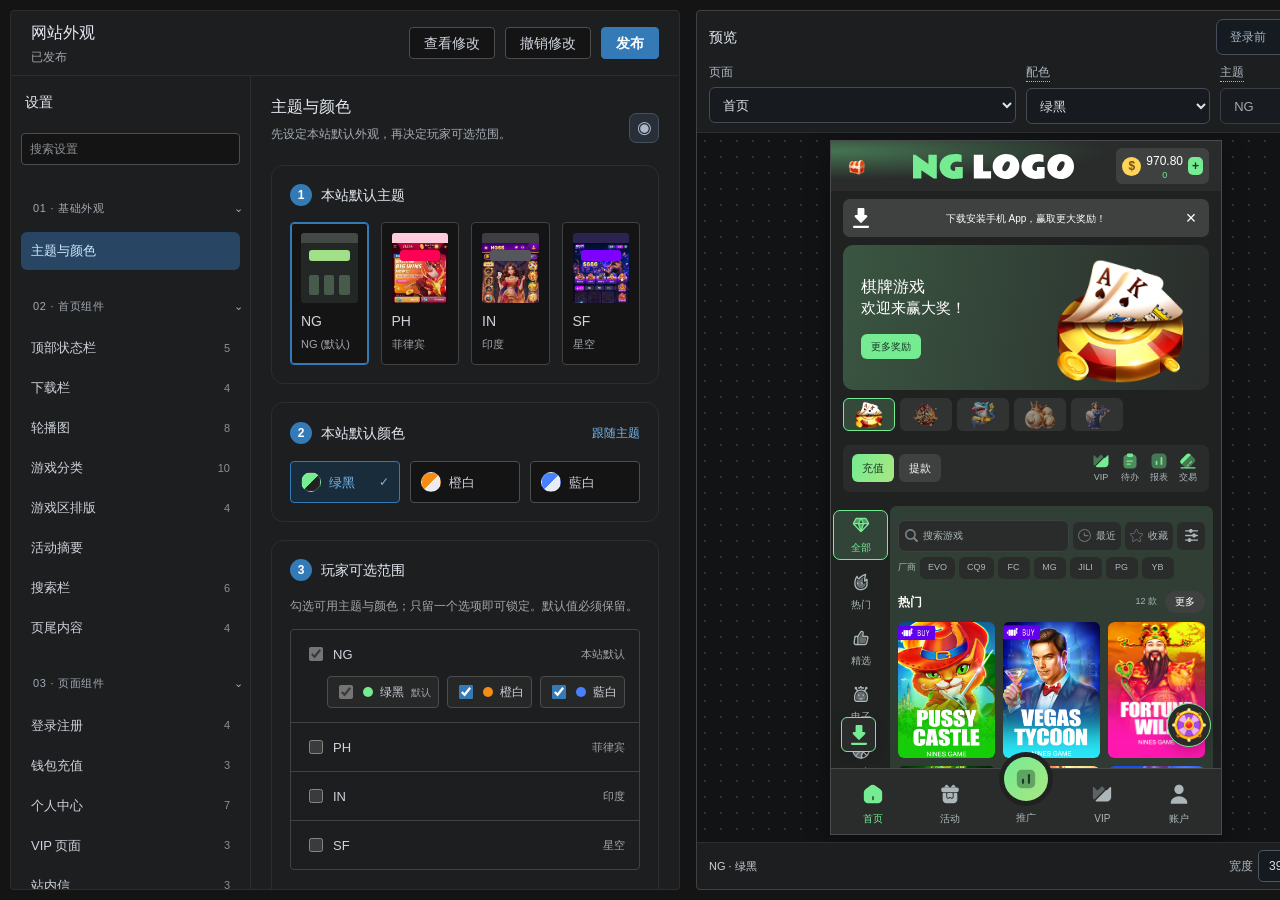
<file: legacy-experience/index.html>
<!doctype html>
<html lang="zh-Hans">
  <head><meta http-equiv="Content-Security-Policy" content="default-src 'self'; script-src 'self' 'unsafe-inline'; style-src 'self' 'unsafe-inline'; img-src 'self' data: blob:; connect-src 'none'; form-action 'none'; object-src 'none'">
    <meta charset="utf-8" />
    <meta name="viewport" content="width=device-width,initial-scale=1" />
    <title>个性化改版 · NGSS管理系统</title>
    <script>
      if (/[?&]capture=1(?:&|$)/.test(location.search))
        document.documentElement.setAttribute("data-figma-capture", "");
    </script>
    <link rel="stylesheet" href="customize-base.css?v=controls-20260909-13" />
    <link rel="stylesheet" href="player-components.css?v=controls-20260909-13" />
    <link rel="stylesheet" href="player-pages.css?v=controls-20260909-13" />
    <link rel="stylesheet" href="customize-studio.css?v=controls-20260909-13" />
    <link rel="stylesheet" href="current-config.css?v=controls-20260909-13">
  <link rel="stylesheet" href="bridge.css"></head>
  <body data-name="个性化改版">
    <a class="skip" href="#object-detail" data-name="跳到设置">跳到设置</a>
    <aside class="backoffice-sidebar" aria-label="后台导航" data-name="后台导航">
      <div class="backoffice-logo" data-name="系统标志">
        <span aria-hidden="true">▦</span> NGSS管理系统
      </div>
      <nav data-name="后台菜单">
        <div class="backoffice-menu" data-name="首页"><span>⌂</span>首页</div>
        <div class="backoffice-menu" data-name="会员管理"><span>♙</span>会员管理<i>⌄</i></div>
        <div class="backoffice-menu" data-name="彩票管理"><span>▤</span>彩票管理<i>⌄</i></div>
        <div class="backoffice-menu" data-name="报表统计"><span>▥</span>报表统计<i>⌄</i></div>
        <div class="backoffice-menu" data-name="考勤管理"><span>▦</span>考勤管理<i>⌄</i></div>
        <div class="backoffice-menu expanded" data-name="运营管理">
          <span>ϟ</span>运营管理<i>⌃</i>
        </div>
        <div class="backoffice-submenu" data-name="运营管理子菜单">
          <div data-name="APP安装引导管理">APP安装引导管理</div>
          <div data-name="域名管理">域名管理</div>
          <div data-name="安卓马甲包管理">安卓马甲包管理</div>
          <div data-name="仿应用商店模板管理">仿应用商店模板管理</div>
          <div data-name="推广渠道管理">推广渠道管理</div>
          <div class="active" aria-current="page" data-name="个性化改版">个性化改版</div>
          <div data-name="归因埋点管理">归因埋点管理</div>
        </div>
        <div class="backoffice-menu" data-name="游戏管理"><span>◇</span>游戏管理<i>⌄</i></div>
        <div class="backoffice-menu" data-name="代理管理"><span>♙</span>代理管理<i>⌄</i></div>
        <div class="backoffice-menu" data-name="优惠管理"><span>♧</span>优惠管理<i>⌄</i></div>
        <div class="backoffice-menu" data-name="财务管理"><span>▣</span>财务管理<i>⌄</i></div>
        <div class="backoffice-menu" data-name="风控管理"><span>♧</span>风控管理<i>⌄</i></div>
        <div class="backoffice-menu" data-name="信息管理"><span>▤</span>信息管理<i>⌄</i></div>
        <div class="backoffice-menu" data-name="系统管理"><span>⚙</span>系统管理<i>⌄</i></div>
      </nav>
    </aside>
    <main class="backoffice-main" data-name="主工作区">
      <div class="backoffice-toolbar" data-name="顶栏">
        <button
          class="backoffice-collapse"
          data-studio="toggle-sidebar"
          aria-label="收起后台导航"
          aria-expanded="true"
        >
          ☰
        </button>
        <nav aria-label="面包屑" data-name="面包屑">
          运营管理 <span>/</span> <strong>个性化改版</strong>
        </nav>
        <span class="backoffice-user" data-name="站点管理员">站点管理员</span>
      </div>
      <div class="backoffice-tabs" data-name="页签栏">
        <span>⌂ 首页</span><span class="active">个性化改版</span>
      </div>
      <div class="customize-workspace" data-name="个性化工作区">
        <div class="studio-settings-workspace" data-name="设置工作区">
          <header class="app-header" data-name="页面标题">
            <div class="studio-brand">
              <div>
                <h1>个性化改版</h1>
                <p id="version-line"></p>
              </div>
            </div>
            <div class="header-actions">
              <select hidden id="theme-select" aria-label="选择主题"></select>
              <button class="btn" data-action="open-diff">查看修改</button
              ><button class="btn" data-action="cancel">撤销修改</button
              ><button class="btn btn-brand" data-action="apply" id="apply-btn">
                保存
              </button>
            </div>
          </header>
          <div class="app" data-name="设置与编辑">
            <aside class="rail" aria-label="外观设置导航" data-name="设置目录">
              <h2>设置</h2>
              <input
                class="tree-search"
                id="object-search"
                type="search"
                placeholder="搜索设置"
                aria-label="搜索物件"
              />
              <form id="filters" hidden></form>
              <div id="tree" data-name="设置清单"></div>
            </aside>
            <div class="studio-editor-scroll" data-name="编辑区">
              <section
                class="detail"
                id="object-detail"
                tabindex="-1"
                data-name="组件设置"
              ></section>
              <section
                class="validation"
                id="validation-pane"
                aria-live="polite"
                data-name="配置检查"
              ></section>
            </div>
          </div>
        </div>
        <section
          class="preview"
          id="preview-pane"
          aria-label="H5 玩家预览"
          data-name="H5预览"
        ></section>
      </div>
    </main>
    <aside
      class="dev-floating-panel"
      id="dev-floating-panel"
      aria-label="开发工具箱"
      data-name="开发工具箱"
    >
      <button
        class="dev-panel-header dev-panel-toggle"
        data-action="toggle-dev-panel"
        aria-expanded="false"
        aria-controls="dev-tool-body"
      >
        开发工具箱 <span aria-hidden="true">⌃</span>
      </button>
      <div class="dev-panel-body" id="dev-tool-body">
        <p class="studio-muted">
          独立演示环境，使用合成资料。保存仅在本次会话生效；导出可留存配置。
        </p>
        <label hidden
          >测试租户<select id="tenant-select" aria-label="选择合成租户">
            <option value="tenant-a">示例租户 A</option>
            <option value="tenant-b">示例租户 B</option>
          </select></label
        >
        <label
          >界面语言<select id="ui-language-select" aria-label="选择介面语言">
            <option value="zh">简体中文</option>
            <option value="en">English</option>
          </select></label
        >
        <button class="btn" data-studio="export">导出配置 JSON</button
        ><a href="design-source-map.json" target="_blank"
          >查看 Figma 对照表 ↗</a
        >
        <a href="presentation.html" target="_blank">演示指南 ↗</a>
        <a href="page-design-source-map.json" target="_blank">页面组件对照表 ↗</a>
        <details open>
          <summary>模拟条件</summary>
          <label
            >检查场景
            <select id="scene-select" aria-label="载入示范场景"></select>
          </label>
          <label
            title="仅用于检查多语言长文案是否造成截断或碰撞，不是租户配置。"
            >长文案压力测试
            <select id="stress-select" aria-label="长文案版面测试">
              <option value="off">关闭</option>
              <option value="badges">徽章 +200–300%</option>
              <option value="buttons">按钮 +100–200%</option>
              <option value="nav">导航 +50–120%</option>
              <option value="labels">表单标签 +50–100%</option>
              <option value="headings">标题 +80–150%</option>
              <option value="all">全部长文案</option>
            </select>
          </label>
          <label
            >内容状态
            <select id="content-select">
              <option value="normal">正常</option>
              <option value="empty">空内容</option>
              <option value="loading">加载中</option>
              <option value="error">加载失败</option>
            </select>
          </label>
          <label
            >App 可用性
            <select id="install-select">
              <option value="on">已启用</option>
              <option value="off">未启用</option>
            </select>
          </label>
          <label
            >功能可用性
            <select id="capability-select">
              <option value="">全部可用</option>
              <option value="App download">App download 未启用</option>
              <option value="VIP 页入口">VIP 页入口 未启用</option>
              <option value="站内信">站内信 未启用</option>
              <option value="用户验证">用户验证 未启用</option>
            </select>
          </label>
          <div
            style="
              border-top: 1px solid var(--el-border-color-lighter);
              padding-top: 10px;
              margin-top: 6px;
            "
          >
            <span
              style="
                font-size: 11px;
                font-weight: 600;
                color: var(--el-text-color-secondary);
                display: block;
                margin-bottom: 8px;
              "
              >状态与版本模拟</span
            >
            <div
              style="display: grid; grid-template-columns: 1fr 1fr; gap: 6px"
            >
              <button
                type="button"
                class="btn tiny"
                data-action="simulate-stale"
              >
                模拟过期草稿
              </button>
              <button
                type="button"
                class="btn tiny"
                data-action="simulate-stale-preview"
              >
                模拟过期预览
              </button>
              <button
                type="button"
                class="btn tiny"
                data-action="simulate-invalid"
                style="grid-column: span 2"
              >
                模拟失效已套用配置
              </button>
              <button
                type="button"
                class="btn tiny btn-danger"
                data-action="clear-sim"
                style="grid-column: span 2"
              >
                清除模拟
              </button>
            </div>
          </div>
        </details>
        <button class="btn" data-action="reset-page">重置当前页面</button
        ><button class="btn btn-danger" data-action="reset-all">
          重置全部外观
        </button>
      </div>
    </aside>
    <div
      class="drawer"
      id="diff-drawer"
      role="dialog"
      aria-modal="true"
      aria-labelledby="diff-title"
      data-name="查看修改"
    ></div>
    <div
      class="modal"
      id="confirm-modal"
      role="dialog"
      aria-modal="true"
      aria-labelledby="confirm-title"
      data-name="确认对话框"
    ></div>
    <div class="studio-announcement" role="status" id="studio-status" data-name="状态提示"></div>
    <script src="ng-assets.js?v=controls-20260909-13"></script>
    <script src="ng-design-catalog.js?v=controls-20260909-13"></script>
    <script src="ng-page-designs.js?v=controls-20260909-13"></script>
    <script src="current-config.js?v=controls-20260909-13"></script>
    <script src="player-components.js?v=controls-20260909-13"></script>
    <script src="player-pages.js?v=controls-20260909-13"></script>
    <script src="current-player.js?v=controls-20260909-13"></script>
    <script src="customize-studio.js?v=controls-20260909-13"></script>
    <script src="selection-guard.js"></script>
    <script src="customize-core.js?v=controls-20260909-13"></script>
  <script src="bridge.js"></script></body>
</html>
</file>
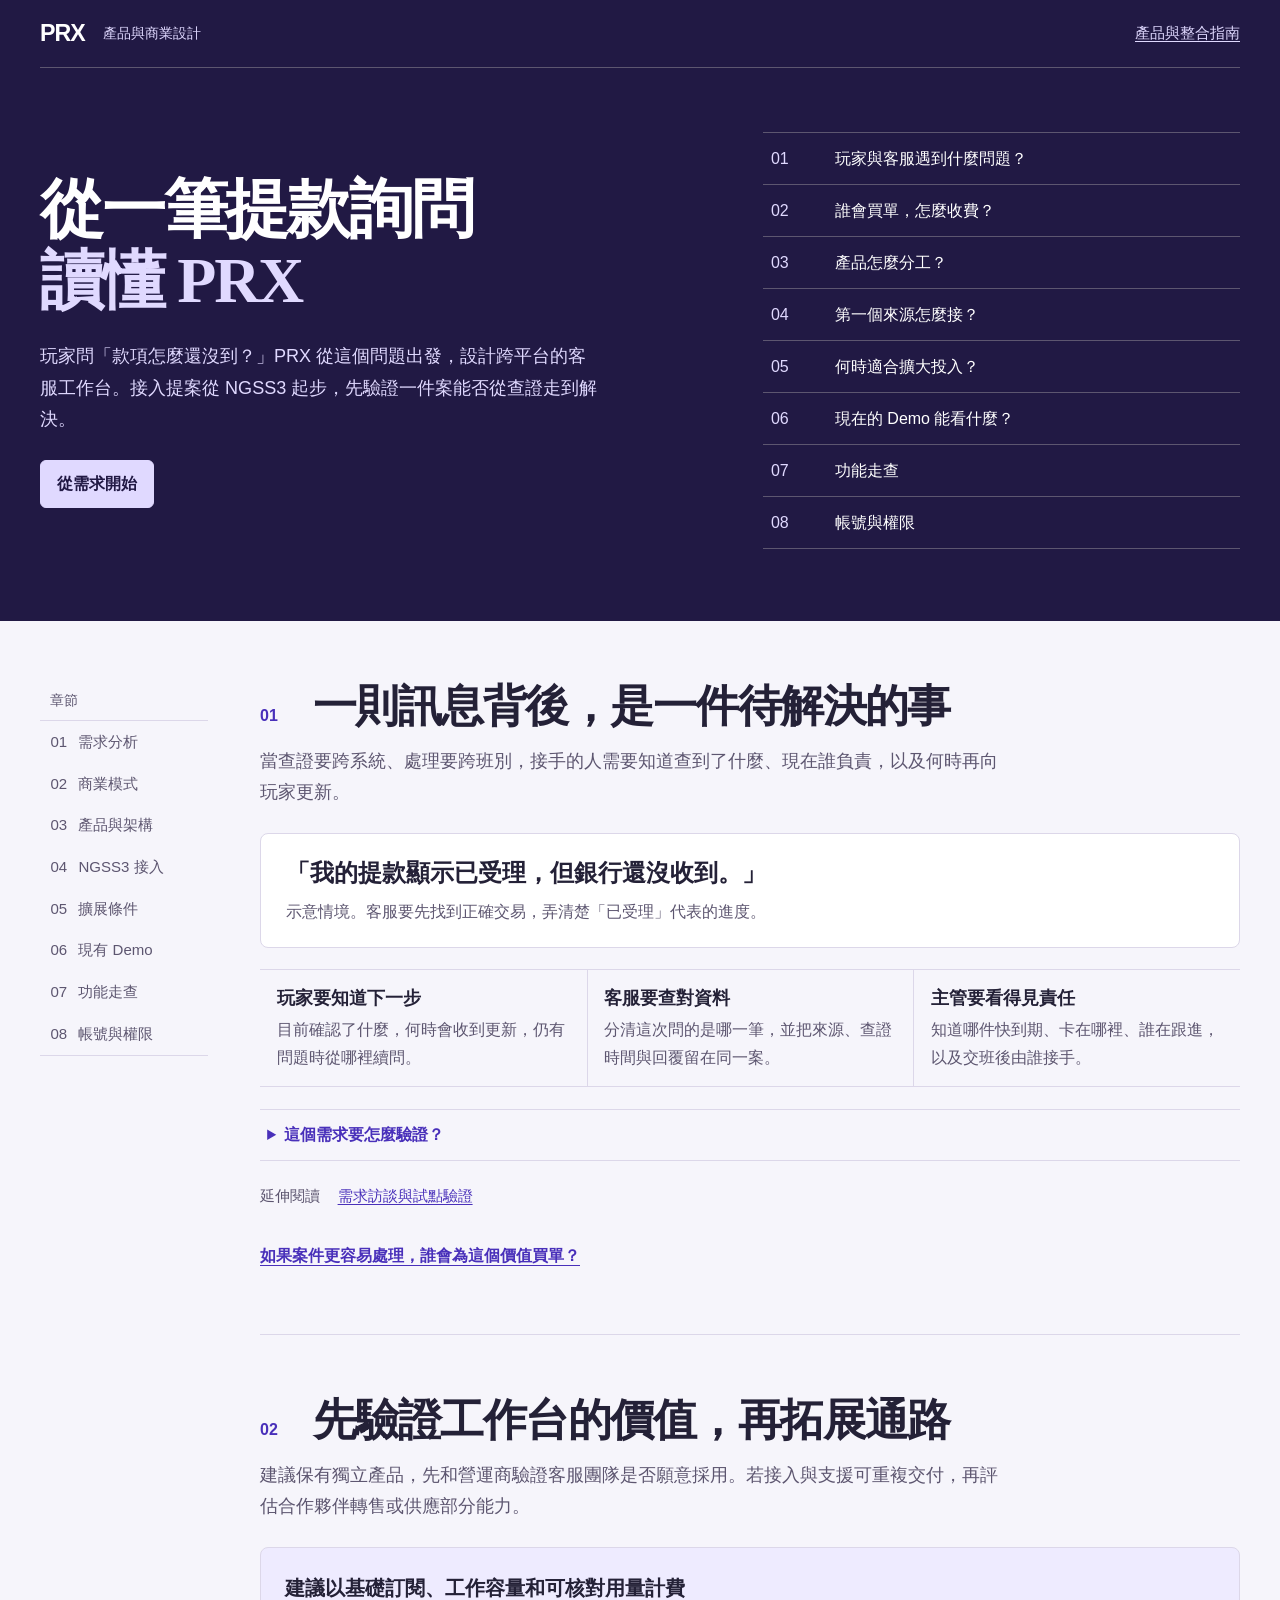
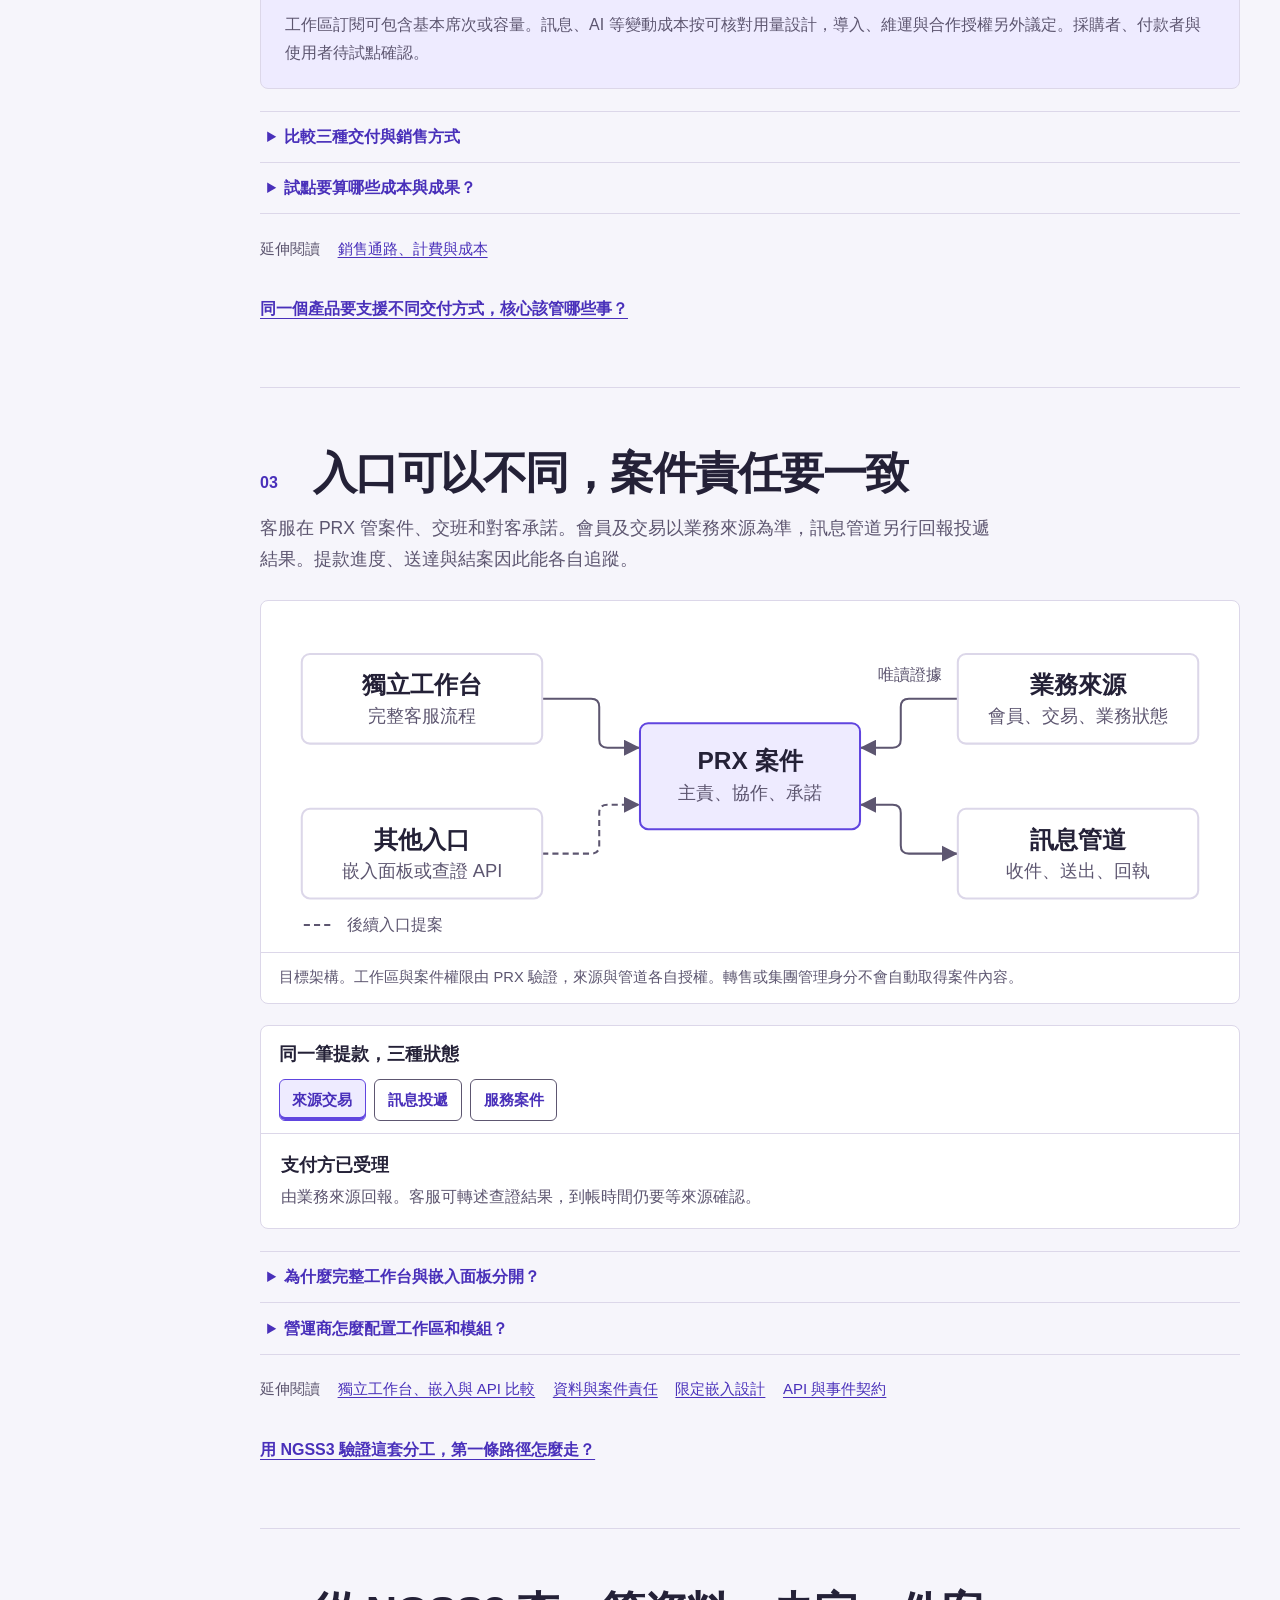
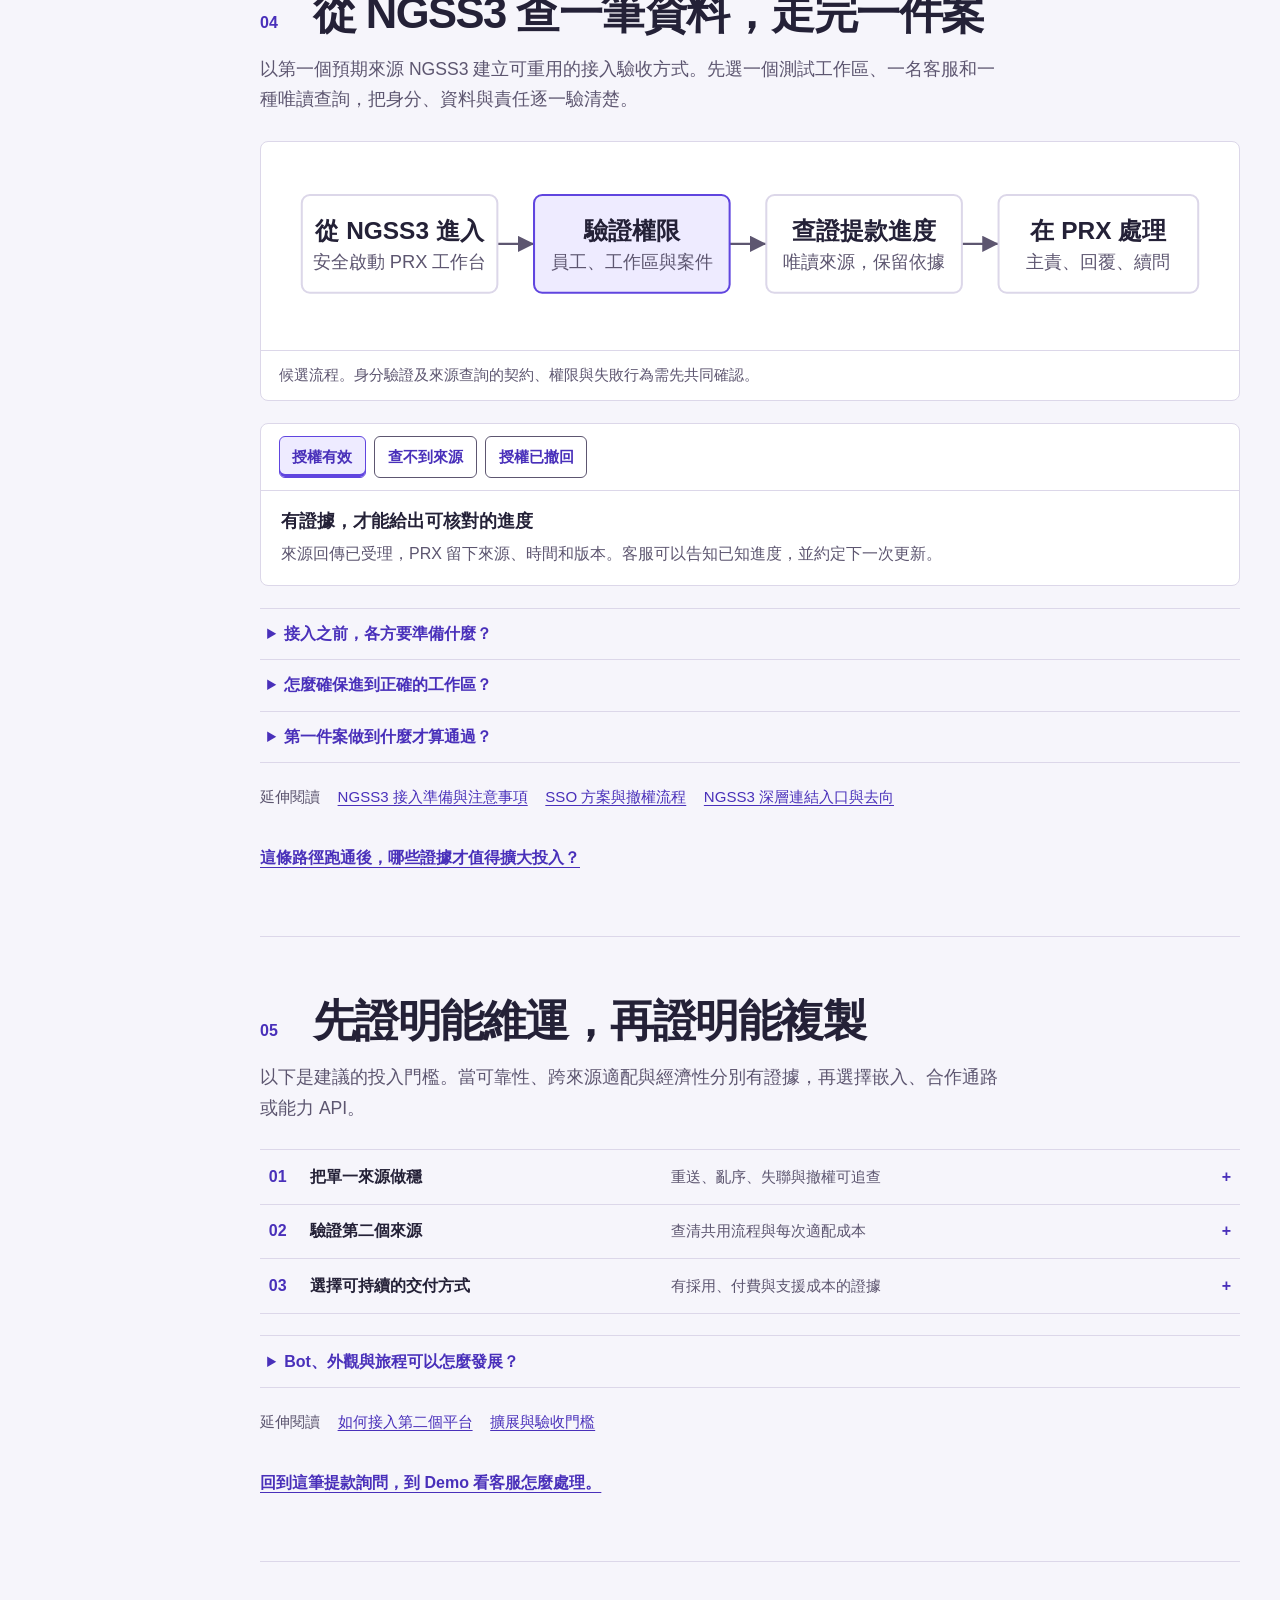
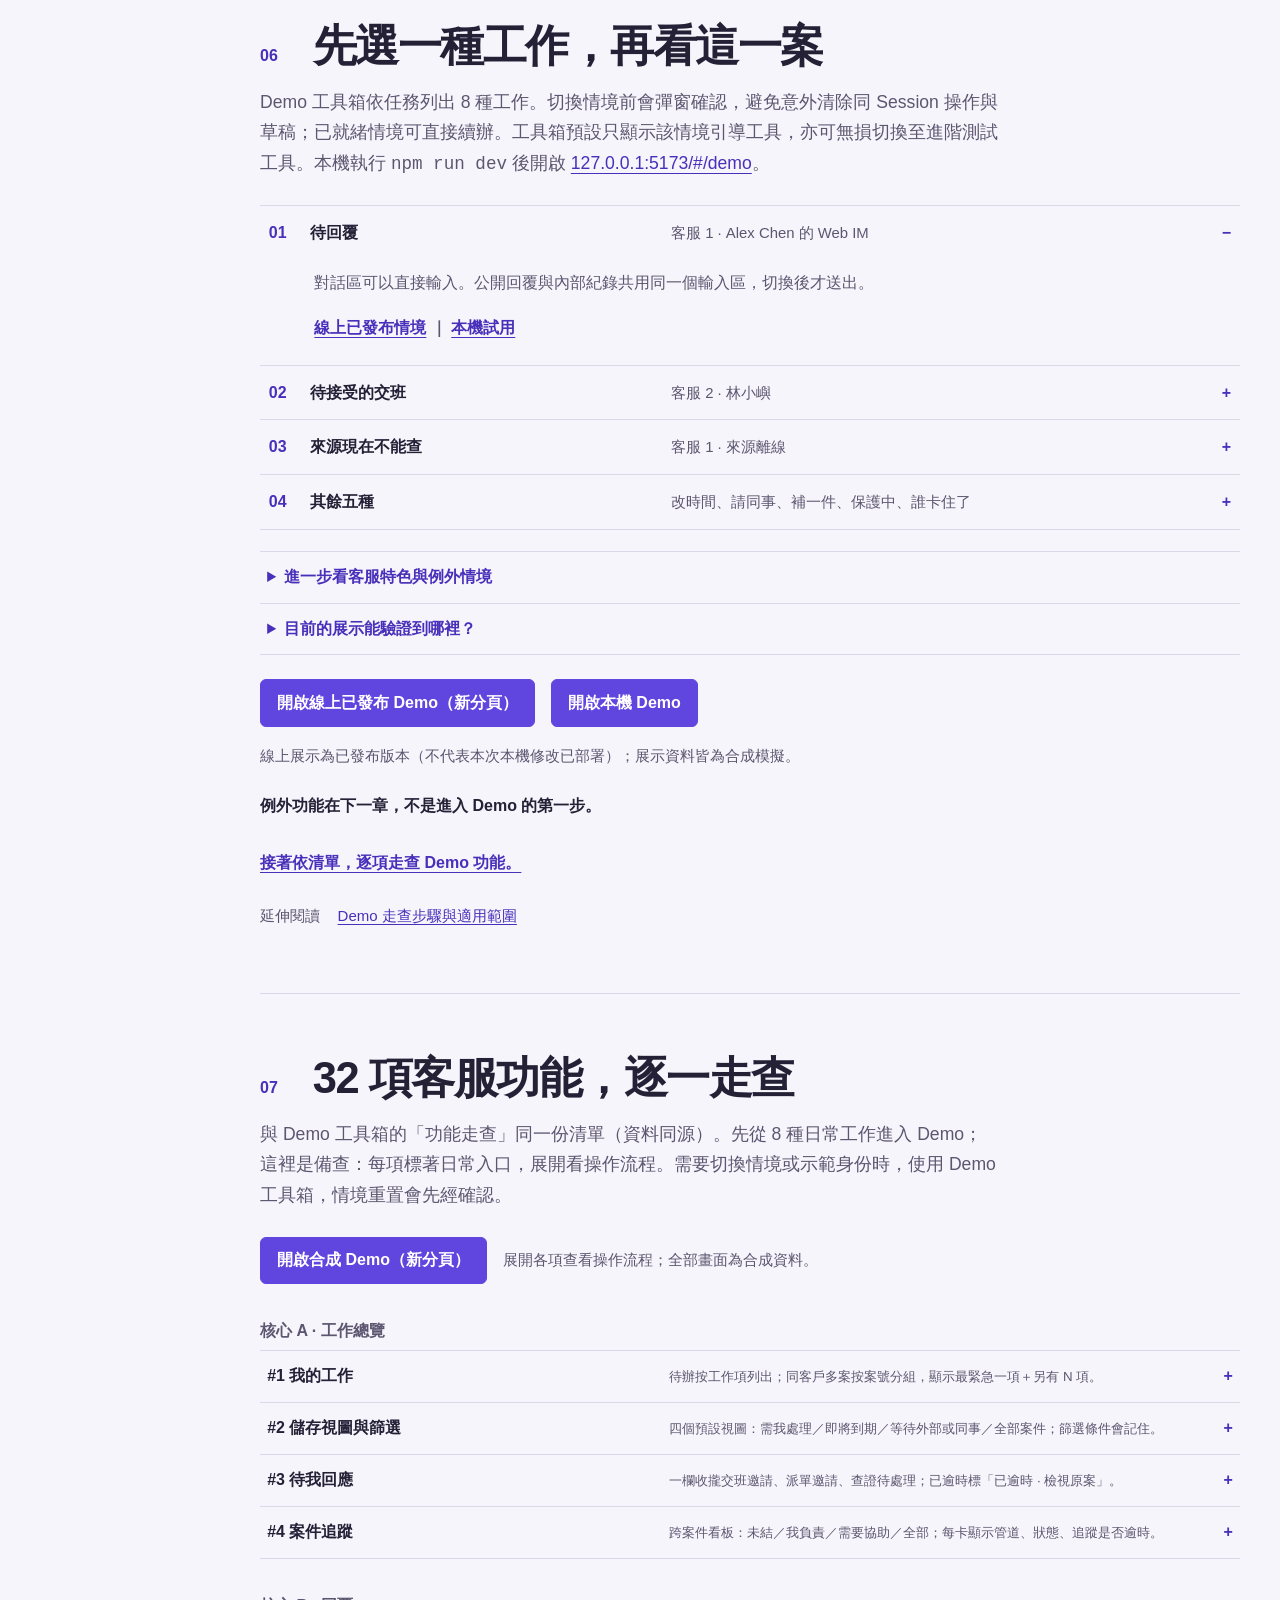
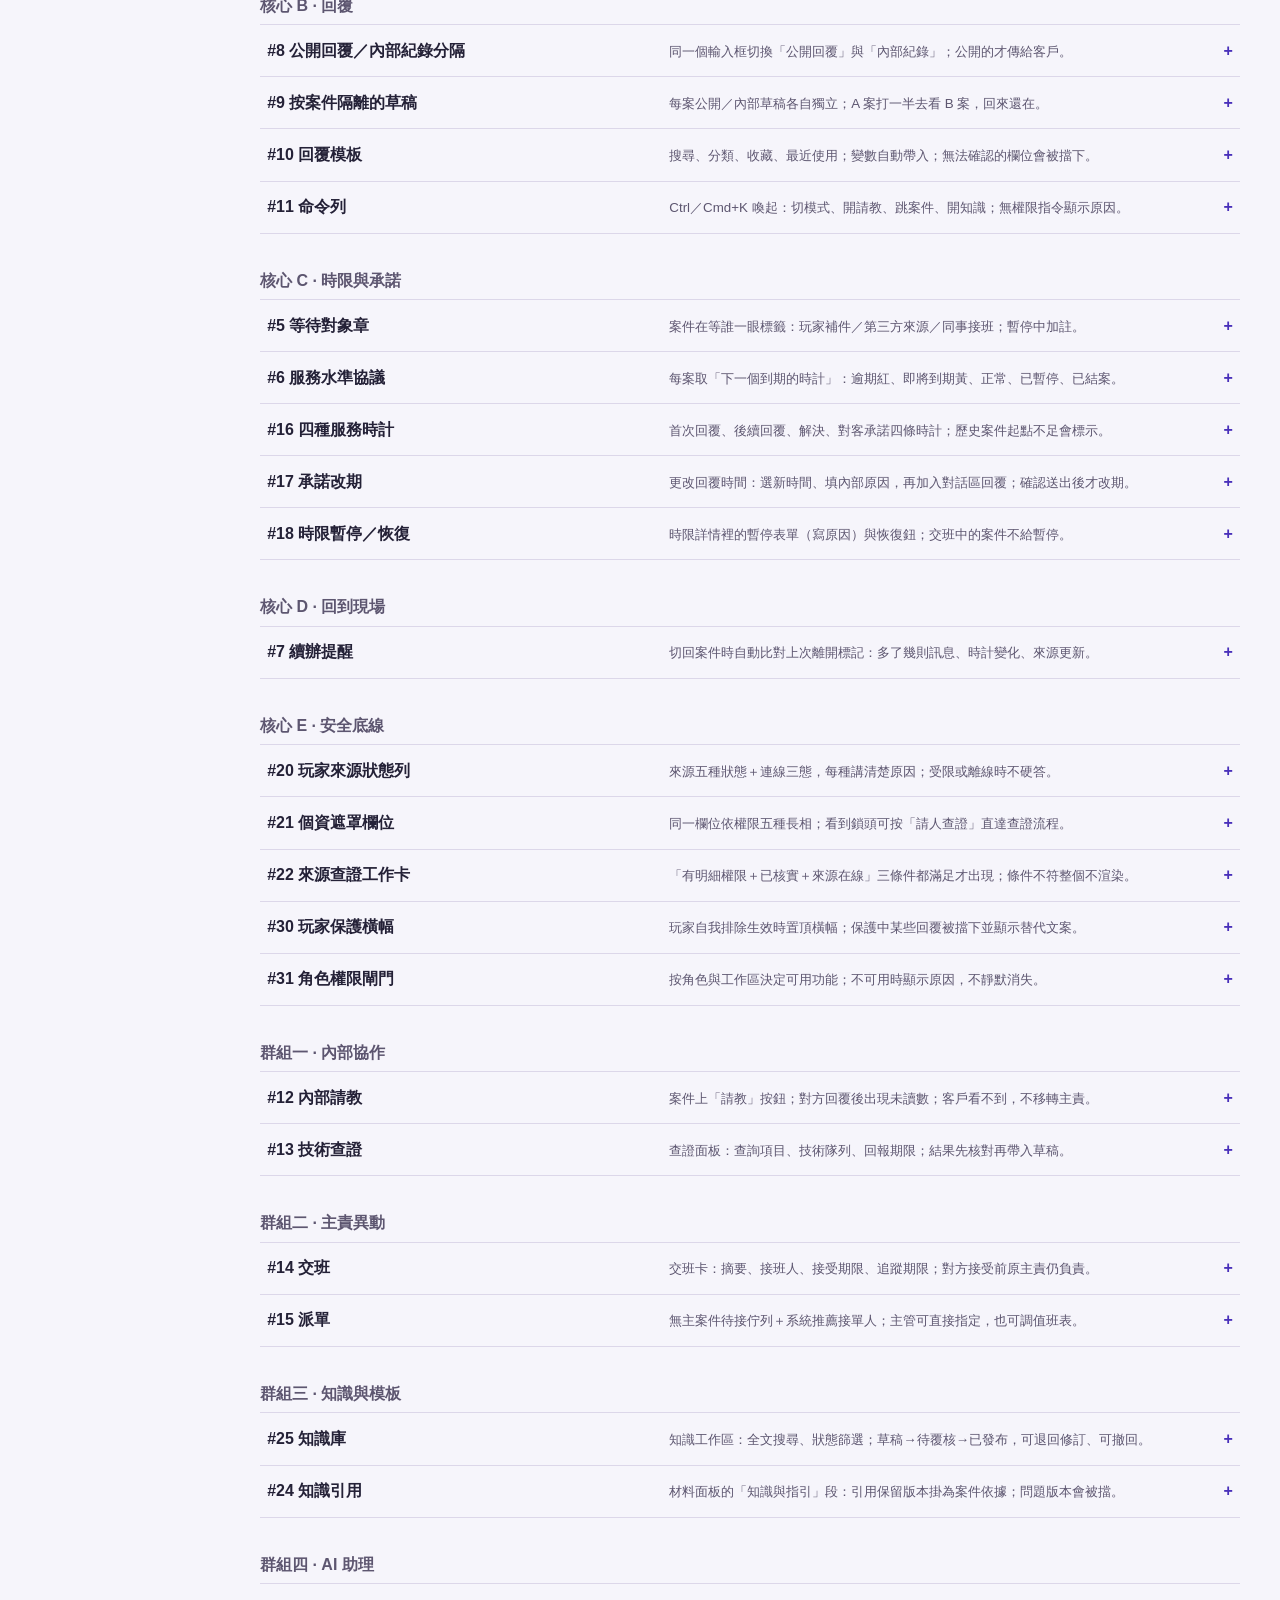
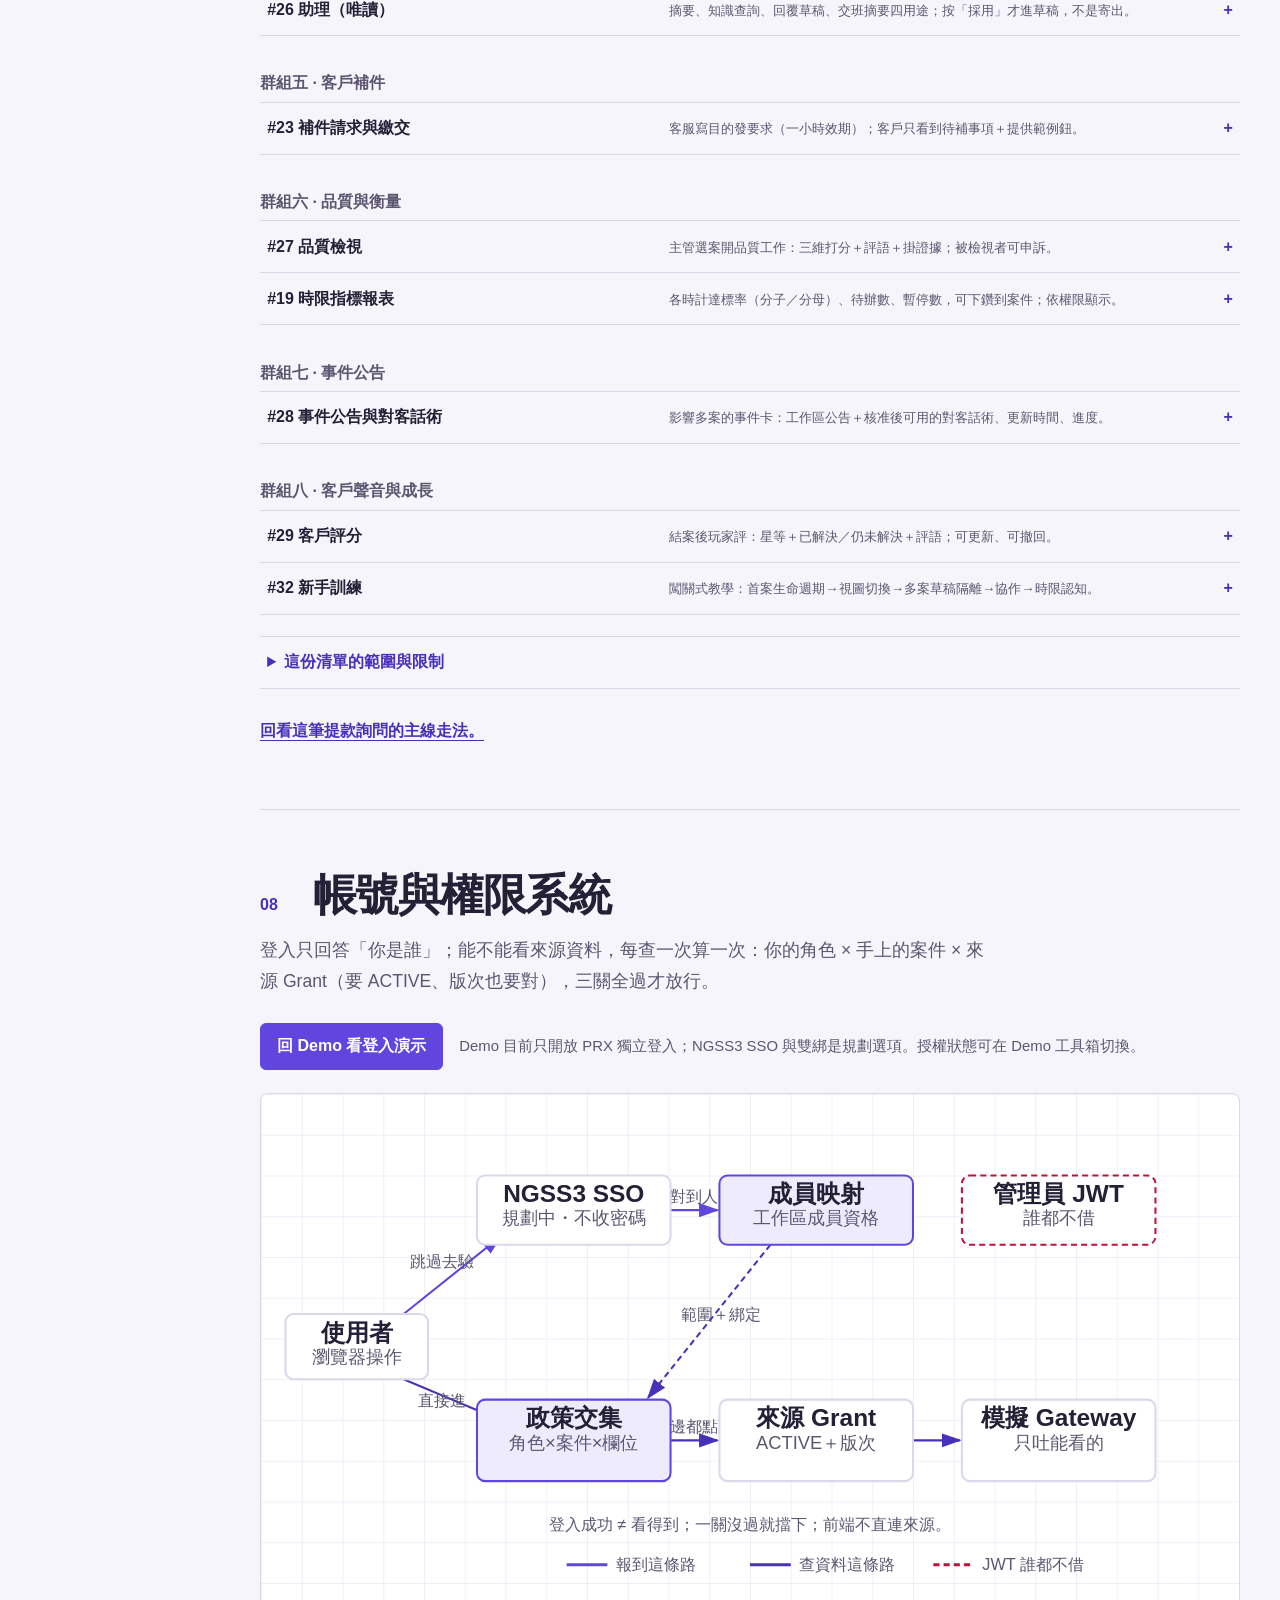
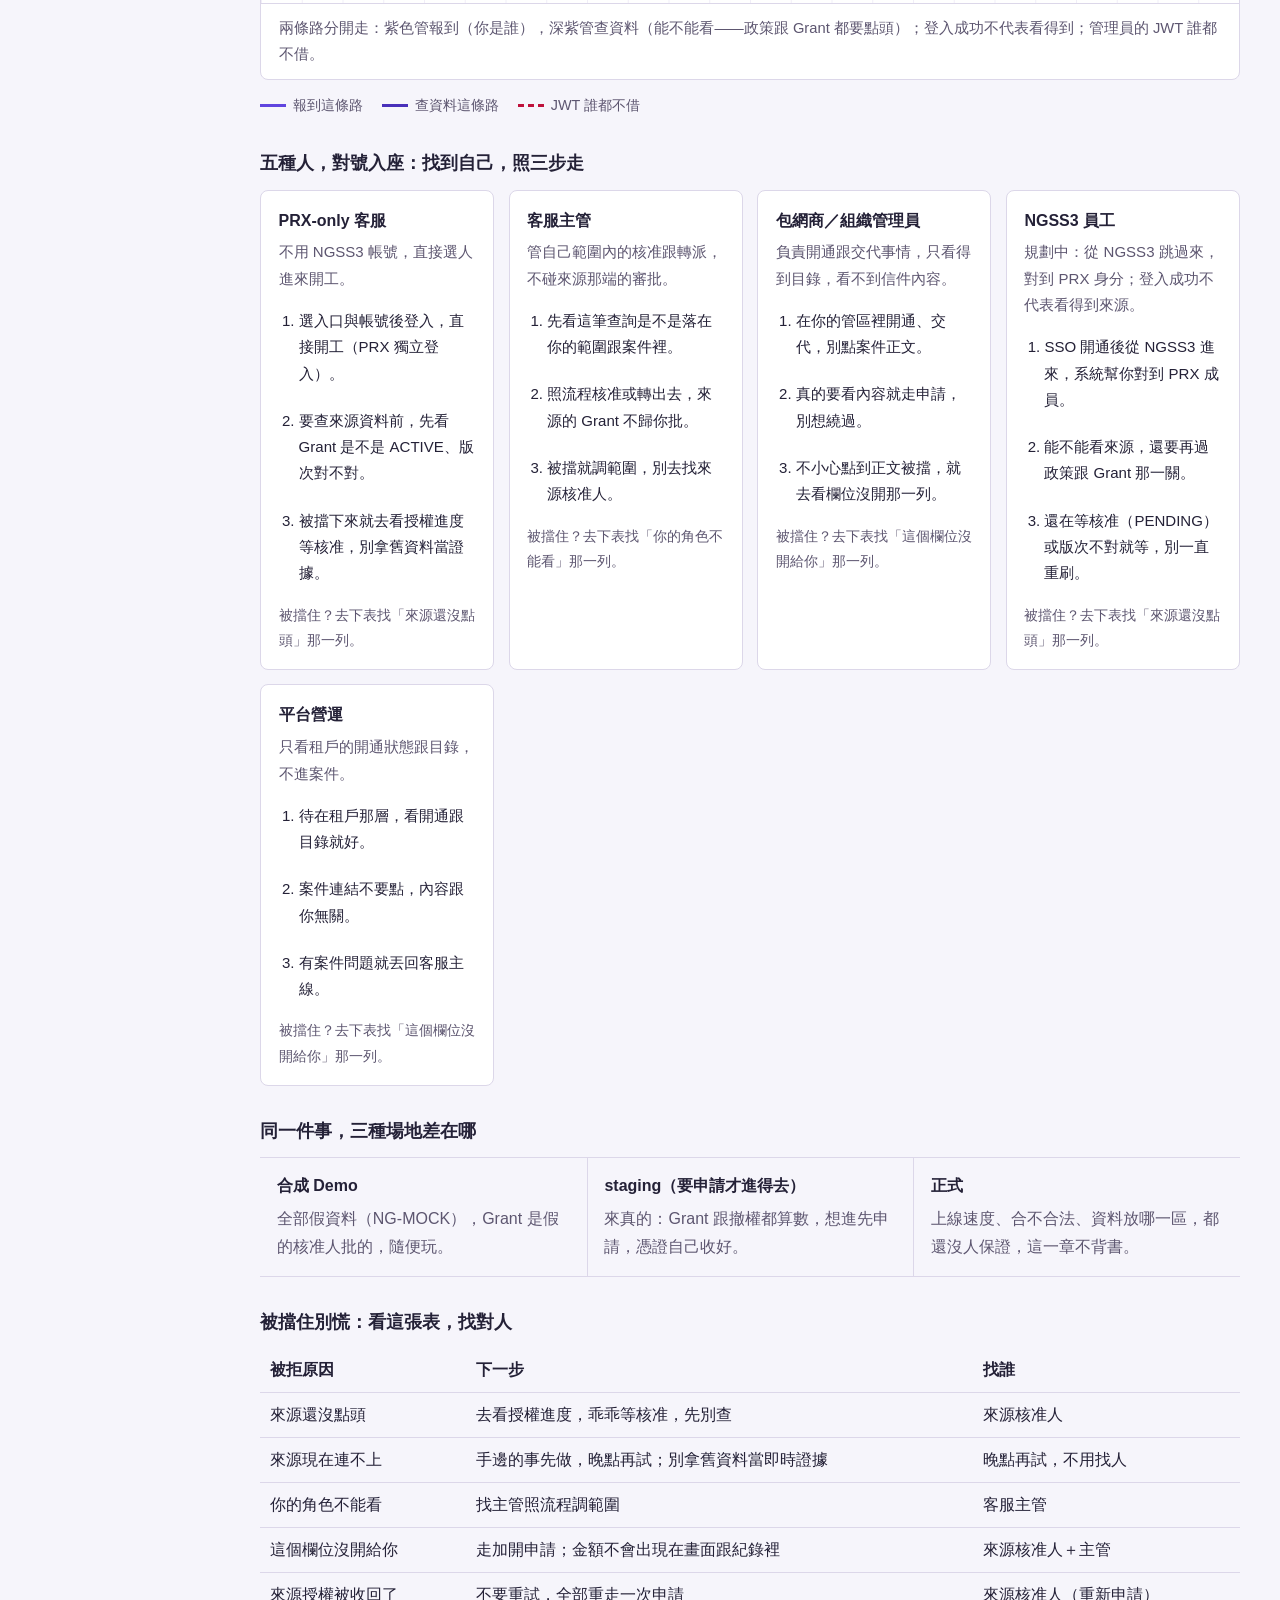
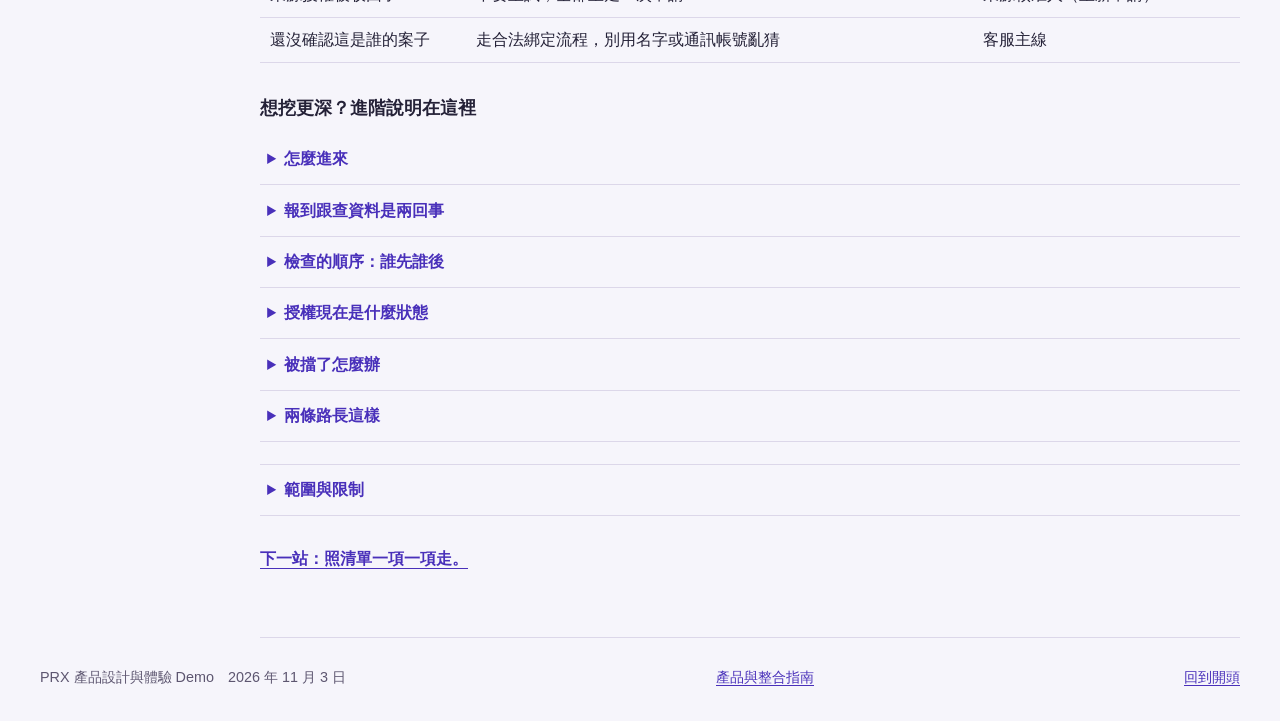
<file: presentation/index.html>
<!doctype html>
<html lang="zh-Hant-TW">
<head>
<meta charset="utf-8">
<meta name="viewport" content="width=device-width, initial-scale=1">
<meta name="description" content="用一筆提款詢問讀懂 PRX 的產品與商業設計、NGSS3 接入提案與合成 Demo。">
<title>PRX｜從玩家求助到跨平台服務</title>
<style>
:root {
  --paper:#f6f5fb; --white:#fff; --ink:#242137; --muted:#5d5670; --rule:#dcd7e9;
  --accent:#6045df; --link:#4930ba; --tint:#eeebff; --dark:#211944; --on-dark:#e0d9ff;
  --font:"Segoe UI","Microsoft JhengHei","PingFang TC",sans-serif;
  --serif:"Noto Serif TC","Songti TC","PMingLiU",serif;
}
* { box-sizing:border-box }
html { scroll-padding-top:2rem }
body { margin:0; background:var(--paper); color:var(--ink); font:1rem/1.75 var(--font) }
::selection { background:var(--tint); color:var(--link) }
a { color:var(--link); text-underline-offset:.22em }
:focus-visible { outline:3px solid var(--accent); outline-offset:4px }
[hidden] { display:none!important }
.skip { position:fixed; top:.8rem; left:.8rem; z-index:5; padding:.5rem 1rem; background:var(--white); transform:translateY(-200%) }
.skip:focus { transform:none }
.frame { width:min(1264px, calc(100% - 80px)); margin-inline:auto }
.mast { background:var(--dark); color:var(--white) }
.mast-inner { display:flex; align-items:center; min-height:68px; gap:1.1rem; border-bottom:1px solid var(--muted) }
.wordmark { font-size:1.45rem; font-weight:850; line-height:1; letter-spacing:-.04em }
.mast small { color:var(--on-dark); font-size:.875rem }
.mast-inner a { margin-left:auto; color:var(--on-dark); font-size:.94rem }
.mast-inner a:focus-visible { outline-color:var(--on-dark) }
.hero { display:grid; grid-template-columns:minmax(0,1.16fr) minmax(0,.84fr); align-items:center; gap:4rem; padding:4rem 0 4.5rem }
h1,h2,h3,p,figure { margin:0 }
h1,h2 { text-wrap:balance; letter-spacing:-.035em; line-height:1.2 }
h1 { font:800 clamp(2.7rem,5vw,4.75rem)/1.12 var(--serif); letter-spacing:-.035em }
h1 span { display:block; color:var(--on-dark) }
.hero p { margin:1.5rem 0; color:var(--on-dark); font-size:1.13rem; max-width:31em }
.button { display:inline-flex; align-items:center; justify-content:center; min-height:44px; padding:.55rem 1rem; border:1px solid var(--accent); border-radius:6px; background:var(--accent); color:var(--white); text-decoration:none; font-weight:700 }
.button:hover { background:var(--link); border-color:var(--link) }
.hero .button { background:var(--on-dark); border-color:var(--on-dark); color:var(--dark) }
.hero .button:hover { background:var(--white) }
.hero .button:focus-visible { outline-color:var(--on-dark) }
.hero-map { list-style:none; padding:0; margin:0; border-top:1px solid var(--muted) }
.hero-map li { border-bottom:1px solid var(--muted) }
.hero-map a { display:grid; grid-template-columns:3rem 1fr; gap:1rem; align-items:center; color:var(--white); padding:.72rem .5rem; text-decoration:none }
.hero-map a:hover { background:var(--ink) }
.hero-map a:focus-visible { outline-color:var(--on-dark) }
.hero-map span { color:var(--on-dark); font-variant-numeric:tabular-nums }
.layout { display:grid; grid-template-columns:168px minmax(0,1fr); column-gap:3.25rem; align-items:start }
.index { position:sticky; top:2rem; margin-top:3.8rem }
.index p { color:var(--muted); padding:.45rem .65rem; font-size:.85rem }
.index ol { list-style:none; margin:0; padding:0; border-block:1px solid var(--rule) }
.index a { display:grid; grid-template-columns:1.75rem 1fr; padding:.48rem .65rem; color:var(--muted); font-size:.94rem; text-decoration:none }
.index a:hover,.index a[aria-current="location"] { background:var(--tint); color:var(--link) }
.index a[aria-current="location"] { font-weight:750; box-shadow:inset 2px 0 var(--accent) }
.chapter { padding:3.65rem 0; border-bottom:1px solid var(--rule) }
.chapter-title { display:grid; grid-template-columns:2.6rem minmax(0,1fr); column-gap:.7rem; align-items:baseline }
.chapter-title span { color:var(--link); font-weight:700; font-variant-numeric:tabular-nums }
h2 { font-size:clamp(2rem,3.4vw,3.15rem); font-weight:800 }
h3 { font-size:1.1rem; line-height:1.5 }
.lead { max-width:42em; margin:.9rem 0 1.6rem; font-size:1.1rem; color:var(--muted) }
.bridge { margin:1.45rem 0 0; font-weight:700 }
.bridge a { display:inline-block; padding:.35rem 0 }
.related { display:flex; flex-wrap:wrap; align-items:baseline; gap:.15rem 1.1rem; margin:1.05rem 0 0; font-size:.94rem }
.related span { color:var(--muted) }
.related a { display:inline-block; padding:.28rem 0 }
.example { margin:0 0 1.35rem; padding:1.3rem 1.55rem; border:1px solid var(--rule); border-radius:8px; background:var(--white) }
.example blockquote { margin:0; font:700 1.5rem/1.55 var(--serif) }
.example p { margin-top:.35rem; color:var(--muted) }
.rows { display:grid; grid-template-columns:repeat(3,minmax(0,1fr)); border-block:1px solid var(--rule) }
.rows div { padding:.9rem 1.05rem }
.rows div + div { border-left:1px solid var(--rule) }
.rows p,.detail p { margin:.3rem 0 0; color:var(--muted) }
.disclosures { margin-top:1.35rem; border-top:1px solid var(--rule) }
details { border-bottom:1px solid var(--rule) }
summary { padding:.7rem .45rem; color:var(--link); cursor:pointer; font-weight:700 }
summary:hover { background:var(--tint) }
.detail { padding:.25rem .8rem 1.1rem; max-width:56em }
.detail p + p { margin-top:.7rem }
.detail dl { margin:.25rem 0 }
.detail dt { font-weight:700; margin-top:.55rem }
.detail dd { margin:0; color:var(--muted) }
.comparison { border-collapse:collapse; width:100%; text-align:left }
.comparison th,.comparison td { padding:.5rem .65rem; border-bottom:1px solid var(--rule); vertical-align:top }
.comparison th:first-child { width:21% }
.money { background:var(--tint); border:1px solid var(--rule); padding:1.35rem 1.5rem; border-radius:8px }
.money strong { font-size:1.28rem }
.money p { color:var(--muted); margin-top:.3rem }
.figure { border:1px solid var(--rule); border-radius:8px; background:var(--white); overflow:hidden }
.figure svg { display:block; width:100%; height:auto; font-family:var(--font) }
.figure figcaption { padding:.75rem 1.15rem; color:var(--muted); font-size:.92rem; border-top:1px solid var(--rule) }
.figure .node { fill:var(--white); stroke:var(--rule); stroke-width:2 }
.figure .focus-node { fill:var(--tint); stroke:var(--accent); stroke-width:2 }
.figure .edge { stroke:var(--muted); stroke-width:2; fill:none }
.figure .edge-optional { stroke-dasharray:6 4 }
.figure .name { fill:var(--ink); font-size:24px; font-weight:750 }
.figure .sub { fill:var(--muted); font-size:18px }
.figure .edge-label { fill:var(--muted); font-size:16px }
.figure .mask { fill:var(--white) }
.figure .arrowhead { fill:var(--muted) }
.switcher { margin-top:1.35rem; border:1px solid var(--rule); border-radius:8px; background:var(--white) }
.switcher-title { padding:.9rem 1.1rem 0 }
.choices { padding:.75rem 1.1rem; border-bottom:1px solid var(--rule); display:flex; gap:.5rem; flex-wrap:wrap }
.choices button { min-height:42px; border:1px solid var(--muted); border-radius:6px; background:var(--white); padding:.35rem .8rem; font:700 .95rem/1.4 var(--font); color:var(--link); cursor:pointer }
.choices button:hover { background:var(--tint) }
.choices [aria-pressed="true"] { background:var(--tint); border-color:var(--accent); box-shadow:inset 0 -3px var(--accent) }
.scenario { padding:1.1rem 1.25rem }
.scenario + .scenario { border-top:1px solid var(--rule) }
.scenario p { margin:.3rem 0 0; color:var(--muted) }
.gates { margin:0; padding:0; list-style:none; counter-reset:gate; border-top:1px solid var(--rule) }
.gates > li { counter-increment:gate }
.gates summary { list-style:none; display:grid; grid-template-columns:2rem minmax(0,1fr) minmax(0,1.5fr) 1.5rem; gap:.6rem; align-items:baseline; color:var(--ink); padding:.8rem .55rem }
.gates summary::-webkit-details-marker { display:none }
.gates summary::before { content:counter(gate, decimal-leading-zero); color:var(--link); font-variant-numeric:tabular-nums }
.gates summary::after { content:"+"; justify-self:end; color:var(--link) }
.gates details[open] summary::after { content:"−" }
.gates summary small { font-size:.93rem; font-weight:400; color:var(--muted) }
.gates .detail { margin-left:2.6rem }
.demo-action { display:flex; gap:1rem; align-items:center; margin-top:1.5rem }
.demo-action span { font-size:.93rem; color:var(--muted) }
.footer { display:flex; flex-wrap:wrap; justify-content:space-between; gap:.5rem 1rem; padding:1.7rem 0 2rem; color:var(--muted); font-size:.9rem }
.pan { overflow-x:auto; overscroll-behavior-x:contain }
.pan:focus-visible { outline-offset:-3px }
.figure .pan svg { min-width:640px }
.pan > .comparison { min-width:34rem }
/* edge shadows appear only while table columns are scrolled out of view */
.pan:has(> .comparison) { background:
  linear-gradient(to right, var(--paper) 30%, rgb(246 245 251 / 0)) left / 2.5rem 100% no-repeat local,
  linear-gradient(to left, var(--paper) 30%, rgb(246 245 251 / 0)) right / 2.5rem 100% no-repeat local,
  radial-gradient(farthest-side at 0 50%, rgb(36 33 55 / .2), rgb(36 33 55 / 0)) left / .8rem 100% no-repeat scroll,
  radial-gradient(farthest-side at 100% 50%, rgb(36 33 55 / .2), rgb(36 33 55 / 0)) right / .8rem 100% no-repeat scroll }
@media (max-width: 900px) {
  .frame { width:calc(100% - 40px) }
  .mast-inner { flex-wrap:wrap; row-gap:.4rem; padding-block:.7rem }
  .hero { grid-template-columns:minmax(0,1fr); gap:2.5rem; padding:2.75rem 0 3rem }
  .layout { display:block }
  .index { display:none }
  .chapter { padding:2.75rem 0 }
}
@media (max-width: 700px) {
  .rows { grid-template-columns:minmax(0,1fr) }
  .rows div + div { border-left:none; border-top:1px solid var(--rule) }
}
@media (max-width: 560px) {
  .example { padding:1.1rem 1.15rem }
  .example blockquote { font-size:1.3rem }
  .gates summary { grid-template-columns:2rem minmax(0,1fr) 1.5rem }
  .gates summary small { grid-column:2 / 3 }
  .gates .detail { margin-left:0 }
}
@media print {
  .frame { width:100% }
  .index,.hero-map,.choices,.bridge,.skip,.button { display:none!important }
  .layout,.hero { display:block }
  .hero,.chapter { padding:1.3rem 0 }
  .mast { background:var(--white); color:var(--ink) }
  h1 span,.mast small,.hero p { color:var(--ink) }
  details::details-content { content-visibility:visible }
  details > :not(summary),.scenario[hidden] { display:block!important }
  .figure,.example,.scenario { break-inside:avoid }
}
/* walkthrough:css */
.walk-group h3 { font-size: 1rem; color: var(--muted); border-bottom: 1px solid var(--rule); padding-bottom: .4rem; margin-top: 2.2rem }
ol.walk { list-style: none; margin: 0; padding: 0 }
ol.walk summary { list-style: none; display: grid; grid-template-columns: minmax(0, 1fr) minmax(0, 1.35fr) 1.5rem; gap: .6rem; align-items: baseline; color: var(--ink); padding: .72rem .45rem }
ol.walk summary::-webkit-details-marker { display: none }
ol.walk summary::after { content: "+"; justify-self: end; color: var(--link) }
ol.walk details[open] summary::after { content: "−" }
ol.walk summary small { font-weight: 400; color: var(--muted) }
ol.walk summary:hover { background: var(--tint) }
ol.steps { margin: .25rem 0 .2rem; padding-left: 1.3rem; display: grid; gap: .25rem }
ol.walk .daily { margin: .35rem 0 0; font-size: .85rem; color: var(--muted) }
.demo-action { flex-wrap: wrap }
@media (max-width: 700px) { ol.walk summary { grid-template-columns: minmax(0, 1fr) 1.5rem } ol.walk summary small { grid-column: 1 / -1 } }
/* /walkthrough:css */
/* iam:css */
.iam-overview li { overflow-wrap: anywhere; margin: .5rem 0 }
.iam-overview .iam-subhead { margin: 2rem 0 .8rem }
.iam-overview .iam-identities { list-style: none; margin: 0; padding: 0; display: grid; grid-template-columns: repeat(auto-fit, minmax(min(220px, 100%), 1fr)); gap: .9rem }
.iam-overview .iam-identities > li { margin: 0 }
.iam-overview .iam-card { border: 1px solid var(--rule); border-radius: 8px; background: var(--white); padding: 1rem 1.1rem }
.iam-overview .iam-card h4 { margin: 0 0 .3rem; font-size: 1rem }
.iam-overview .iam-card .iam-can { margin: 0 0 .5rem; color: var(--muted); font-size: .94rem }
.iam-overview .iam-card ol { margin: .2rem 0 .5rem; padding-left: 1.25rem; display: grid; gap: .3rem; font-size: .94rem }
.iam-overview .iam-card .iam-denied { margin: 0; font-size: .9rem; color: var(--muted) }
.iam-overview .iam-diagram { margin: 1.4rem 0 0 }
.iam-overview .iam-legend { list-style: none; display: flex; flex-wrap: wrap; gap: .4rem 1.2rem; margin: .8rem 0 0; padding: 0; font-size: .9rem; color: var(--muted) }
.iam-overview .iam-legend > li { margin: 0; display: flex; align-items: center; gap: .45rem }
.iam-overview .swatch { display: inline-block; width: 1.6rem; height: 0; border-top: 3px solid var(--accent) }
.iam-overview .swatch.read { border-color: var(--link) }
.iam-overview .swatch.deny { border-top-style: dashed; border-color: #be123c }
.iam-overview .rows h4 { margin: 0 0 .3rem; font-size: 1rem }
.iam-overview .comparison td, .iam-overview .comparison th { overflow-wrap: anywhere }
/* /iam:css */
</style>
</head>
<body>
<a class="skip" href="#need">跳到正文</a>
<header class="mast" id="top">
  <div class="frame">
    <div class="mast-inner"><span class="wordmark">PRX</span><small>產品與商業設計</small><a href="./guide.html">產品與整合指南</a></div>
    <div class="hero">
      <div>
        <h1>從一筆提款詢問<span>讀懂 PRX</span></h1>
        <p>玩家問「款項怎麼還沒到？」PRX 從這個問題出發，設計跨平台的客服工作台。接入提案從 NGSS3 起步，先驗證一件案能否從查證走到解決。</p>
        <a class="button" href="#need">從需求開始</a>
      </div>
      <nav aria-label="章節總覽">
        <ol class="hero-map">
          <li><a href="#need"><span aria-hidden="true">01</span>玩家與客服遇到什麼問題？</a></li>
          <li><a href="#business"><span aria-hidden="true">02</span>誰會買單，怎麼收費？</a></li>
          <li><a href="#product"><span aria-hidden="true">03</span>產品怎麼分工？</a></li>
          <li><a href="#ngss3"><span aria-hidden="true">04</span>第一個來源怎麼接？</a></li>
          <li><a href="#future"><span aria-hidden="true">05</span>何時適合擴大投入？</a></li>
          <li><a href="#demo"><span aria-hidden="true">06</span>現在的 Demo 能看什麼？</a></li>
          <li><a href="#walkthrough"><span aria-hidden="true">07</span>功能走查</a></li>
      <li><a href="#iam"><span aria-hidden="true">08</span>帳號與權限</a></li>
        </ol>
      </nav>
    </div>
  </div>
</header>
<div class="frame layout">
  <nav class="index" aria-label="閱讀進度">
    <p>章節</p>
    <ol>
      <li><a href="#need"><span aria-hidden="true">01</span>需求分析</a></li>
      <li><a href="#business"><span aria-hidden="true">02</span>商業模式</a></li>
      <li><a href="#product"><span aria-hidden="true">03</span>產品與架構</a></li>
      <li><a href="#ngss3"><span aria-hidden="true">04</span>NGSS3 接入</a></li>
      <li><a href="#future"><span aria-hidden="true">05</span>擴展條件</a></li>
      <li><a href="#demo"><span aria-hidden="true">06</span>現有 Demo</a></li>
      <li><a href="#walkthrough"><span aria-hidden="true">07</span>功能走查</a></li>
      <li><a href="#iam"><span aria-hidden="true">08</span>帳號與權限</a></li>
    </ol>
  </nav>
  <main>
    <section class="chapter" id="need" aria-labelledby="need-title">
      <div class="chapter-title"><span aria-hidden="true">01</span><h2 id="need-title">一則訊息背後，是一件待解決的事</h2></div>
      <p class="lead">當查證要跨系統、處理要跨班別，接手的人需要知道查到了什麼、現在誰負責，以及何時再向玩家更新。</p>
      <div class="example">
        <blockquote>「我的提款顯示已受理，但銀行還沒收到。」</blockquote>
        <p>示意情境。客服要先找到正確交易，弄清楚「已受理」代表的進度。</p>
      </div>
      <div class="rows">
        <div><h3>玩家要知道下一步</h3><p>目前確認了什麼，何時會收到更新，仍有問題時從哪裡續問。</p></div>
        <div><h3>客服要查對資料</h3><p>分清這次問的是哪一筆，並把來源、查證時間與回覆留在同一案。</p></div>
        <div><h3>主管要看得見責任</h3><p>知道哪件快到期、卡在哪裡、誰在跟進，以及交班後由誰接手。</p></div>
      </div>
      <div class="disclosures">
        <details id="topic-positioning"><summary>這個需求要怎麼驗證？</summary><div class="detail">
          <p>找營運商、客服與主管回顧最近實際發生的案件，比較現有客服工具、後台與人工協調的做法。確認這類案件是否反覆發生、成本在哪裡、誰能決定採購。</p>
          <p>如果現有流程已能查對證據、接續工作並追蹤承諾，就縮小切入範圍。現階段這是待驗證的需求假說。</p>
        </div></details>
      </div>
      <p class="related"><span>延伸閱讀</span><a href="./guide.html#research">需求訪談與試點驗證</a></p>
      <p class="bridge"><a href="#business">如果案件更容易處理，誰會為這個價值買單？</a></p>
    </section>

    <section class="chapter" id="business" aria-labelledby="business-title">
      <div class="chapter-title"><span aria-hidden="true">02</span><h2 id="business-title">先驗證工作台的價值，再拓展通路</h2></div>
      <p class="lead">建議保有獨立產品，先和營運商驗證客服團隊是否願意採用。若接入與支援可重複交付，再評估合作夥伴轉售或供應部分能力。</p>
      <div class="money">
        <strong>建議以基礎訂閱、工作容量和可核對用量計費</strong>
        <p>工作區訂閱可包含基本席次或容量。訊息、AI 等變動成本按可核對用量設計，導入、維運與合作授權另外議定。採購者、付款者與使用者待試點確認。</p>
      </div>
      <div class="disclosures">
        <details id="topic-routes"><summary>比較三種交付與銷售方式</summary><div class="detail">
          <div class="pan" data-pan-label="三種交付與銷售方式比較表">
          <table class="comparison">
            <thead><tr><th scope="col">方式</th><th scope="col">什麼情況適合</th><th scope="col">要付出的代價</th></tr></thead>
            <tbody>
              <tr><th scope="row">直售工作台</th><td>營運商要改善完整客服流程，可直接觀察使用、付費與續約。</td><td>要負擔銷售、導入及工作習慣轉換。</td></tr>
              <tr><th scope="row">合作夥伴通路</th><td>平台已有營運商客群，可探索共同銷售、轉售或 OEM。</td><td>先談開票、分潤、版本、支援與事故責任。</td></tr>
              <tr><th scope="row">供應部分能力</th><td>營運商保留既有客服系統，只需要查證或協作。</td><td>要約定案件以哪個系統為準，以及回寫、衝突與撤權由誰處理。</td></tr>
            </tbody>
          </table>
          </div>
        </div></details>
        <details id="topic-pricing"><summary>試點要算哪些成本與成果？</summary><div class="detail">
          <p>對照導入前後的單案人工時間、重開率與承諾達成。每個工作區再核算獲客、開通、來源適配、訊息、AI、支援與分潤，並記錄付費及續約意向。</p>
          <p>如果未來測試 AI 成果計價，先定義解決、重開、人工接手、重複計費與申訴的口徑。正式價格與合作條件待取證。</p>
        </div></details>
      </div>
      <p class="related"><span>延伸閱讀</span><a href="./guide.html#business">銷售通路、計費與成本</a></p>
      <p class="bridge"><a href="#product">同一個產品要支援不同交付方式，核心該管哪些事？</a></p>
    </section>

    <section class="chapter" id="product" aria-labelledby="product-title">
      <div class="chapter-title"><span aria-hidden="true">03</span><h2 id="product-title">入口可以不同，案件責任要一致</h2></div>
      <p class="lead">客服在 PRX 管案件、交班和對客承諾。會員及交易以業務來源為準，訊息管道另行回報投遞結果。提款進度、送達與結案因此能各自追蹤。</p>
      <figure class="figure">
        <div class="pan" data-pan-label="產品責任分界圖">
        <svg viewBox="0 0 960 344" role="img" aria-labelledby="arch-title arch-desc">
          <title id="arch-title">PRX 產品責任分界</title>
          <desc id="arch-desc">左側的獨立工作台或候選嵌入入口操作中間的 PRX 案件。右上業務來源提供唯讀證據，右下訊息管道提供收件與回執。</desc>
          <defs><marker id="arch-arrow" viewBox="0 0 10 10" refX="10" refY="5" markerWidth="8" markerHeight="8" orient="auto-start-reverse"><path class="arrowhead" d="M0 0 10 5 0 10Z"/></marker></defs>
          <path class="edge" d="M276 96 H324 Q332 96 332 104 V136 Q332 144 340 144 H372" marker-end="url(#arch-arrow)"/>
          <path class="edge edge-optional" d="M276 248 H324 Q332 248 332 240 V208 Q332 200 340 200 H372" marker-end="url(#arch-arrow)"/>
          <path class="edge" d="M684 96 H636 Q628 96 628 104 V136 Q628 144 620 144 H588" marker-end="url(#arch-arrow)"/>
          <path class="edge" d="M588 200 H620 Q628 200 628 208 V240 Q628 248 636 248 H684" marker-start="url(#arch-arrow)" marker-end="url(#arch-arrow)"/>
          <rect class="node" x="40" y="52" width="236" height="88" rx="8"/>
          <rect class="node" x="40" y="204" width="236" height="88" rx="8"/>
          <rect class="focus-node" x="372" y="120" width="216" height="104" rx="8"/>
          <rect class="node" x="684" y="52" width="236" height="88" rx="8"/>
          <rect class="node" x="684" y="204" width="236" height="88" rx="8"/>
          <g text-anchor="middle">
            <text class="name" x="158" y="90">獨立工作台</text><text class="sub" x="158" y="119">完整客服流程</text>
            <text class="name" x="158" y="242">其他入口</text><text class="sub" x="158" y="271">嵌入面板或查證 API</text>
            <text class="name" x="480" y="165">PRX 案件</text><text class="sub" x="480" y="194">主責、協作、承諾</text>
            <text class="name" x="802" y="90">業務來源</text><text class="sub" x="802" y="119">會員、交易、業務狀態</text>
            <text class="name" x="802" y="242">訊息管道</text><text class="sub" x="802" y="271">收件、送出、回執</text>
          </g>
          <rect class="mask" x="600" y="60" width="76" height="24"/>
          <text class="edge-label" x="606" y="78">唯讀證據</text>
          <path class="edge edge-optional" d="M42 318 H72"/><text class="edge-label" x="84" y="323">後續入口提案</text>
        </svg>
        </div>
        <figcaption>目標架構。工作區與案件權限由 PRX 驗證，來源與管道各自授權。轉售或集團管理身分不會自動取得案件內容。</figcaption>
      </figure>
      <section class="switcher" id="topic-data-ownership" data-switcher aria-labelledby="status-title">
        <h3 class="switcher-title" id="status-title">同一筆提款，三種狀態</h3>
        <div class="choices" role="group" aria-label="選擇要對照的狀態" hidden>
          <button type="button" aria-controls="status-payment">來源交易</button>
          <button type="button" aria-controls="status-delivery">訊息投遞</button>
          <button type="button" aria-controls="status-case">服務案件</button>
        </div>
        <div aria-live="polite">
          <article class="scenario" id="status-payment"><h3>支付方已受理</h3><p>由業務來源回報。客服可轉述查證結果，到帳時間仍要等來源確認。</p></article>
          <article class="scenario" id="status-delivery"><h3>管道回報訊息已送達</h3><p>依據是訊息管道提供的回執。款項進度仍要向業務來源查證。</p></article>
          <article class="scenario" id="status-case"><h3>待客服跟進</h3><p>由 PRX 記錄主責與承諾。玩家仍在等款項，可以沿用原案追問。</p></article>
        </div>
      </section>
      <div class="disclosures">
        <details id="topic-architecture"><summary>為什麼完整工作台與嵌入面板分開？</summary><div class="detail">
          <p>完整頁面要讓客服同時處理待辦、對話、查證和交班，並由 PRX 維護自身版本。小型嵌入面板適合在既有後台顯示單項情境，例如查目前由誰負責。</p>
          <p>接入既有客服系統時，雙方先約定案件主檔。業務來源帳號、員工登入和訊息管道身分須分別核對，才能連到正確工作區與案件。</p>
        </div></details>
        <details><summary>營運商怎麼配置工作區和模組？</summary><div class="detail">
          <p>工作區按品牌與服務範圍管理成員及資料。客服與主管依職責取得操作權限。產品可依需求搭配客服、Bot、品牌外觀及受眾旅程，模組可分開評估及啟用。</p>
        </div></details>
      </div>
      <p class="related"><span>延伸閱讀</span>
        <a href="./guide.html#delivery">獨立工作台、嵌入與 API 比較</a>
        <a href="./guide.html#ownership">資料與案件責任</a>
        <a href="./guide.html#embed">限定嵌入設計</a>
        <a href="./guide.html#api">API 與事件契約</a>
      </p>
      <p class="bridge"><a href="#ngss3">用 NGSS3 驗證這套分工，第一條路徑怎麼走？</a></p>
    </section>

    <section class="chapter" id="ngss3" aria-labelledby="ngss3-title">
      <div class="chapter-title"><span aria-hidden="true">04</span><h2 id="ngss3-title">從 NGSS3 查一筆資料，走完一件案</h2></div>
      <p class="lead">以第一個預期來源 NGSS3 建立可重用的接入驗收方式。先選一個測試工作區、一名客服和一種唯讀查詢，把身分、資料與責任逐一驗清楚。</p>
      <figure class="figure">
        <div class="pan" data-pan-label="NGSS3 首接流程圖">
        <svg viewBox="0 0 960 204" role="img" aria-labelledby="start-title start-desc">
          <title id="start-title">NGSS3 首接的正常路徑提案</title>
          <desc id="start-desc">先從 NGSS3 進入 PRX，驗證員工的工作區與案件權限，再唯讀查證提款狀態，最後在 PRX 留下主責、回覆和追問。</desc>
          <defs><marker id="start-arrow" viewBox="0 0 10 10" refX="10" refY="5" markerWidth="8" markerHeight="8" orient="auto"><path class="arrowhead" d="M0 0 10 5 0 10Z"/></marker></defs>
          <path class="edge" d="M232 100 H268" marker-end="url(#start-arrow)"/>
          <path class="edge" d="M460 100 H496" marker-end="url(#start-arrow)"/>
          <path class="edge" d="M688 100 H724" marker-end="url(#start-arrow)"/>
          <rect class="node" x="40" y="52" width="192" height="96" rx="8"/>
          <rect class="focus-node" x="268" y="52" width="192" height="96" rx="8"/>
          <rect class="node" x="496" y="52" width="192" height="96" rx="8"/>
          <rect class="node" x="724" y="52" width="196" height="96" rx="8"/>
          <g text-anchor="middle">
            <text class="name" x="136" y="95">從 NGSS3 進入</text><text class="sub" x="136" y="124">安全啟動 PRX 工作台</text>
            <text class="name" x="364" y="95">驗證權限</text><text class="sub" x="364" y="124">員工、工作區與案件</text>
            <text class="name" x="592" y="95">查證提款進度</text><text class="sub" x="592" y="124">唯讀來源，保留依據</text>
            <text class="name" x="822" y="95">在 PRX 處理</text><text class="sub" x="822" y="124">主責、回覆、續問</text>
          </g>
        </svg>
        </div>
        <figcaption>候選流程。身分驗證及來源查詢的契約、權限與失敗行為需先共同確認。</figcaption>
      </figure>

      <div class="switcher" data-switcher aria-label="首接情境對照">
        <div class="choices" role="group" aria-label="選擇首接情境" hidden>
          <button type="button" aria-controls="source-ready">授權有效</button>
          <button type="button" aria-controls="source-down">查不到來源</button>
          <button type="button" aria-controls="source-revoked">授權已撤回</button>
        </div>
        <div aria-live="polite">
          <article class="scenario" id="source-ready"><h3>有證據，才能給出可核對的進度</h3><p>來源回傳已受理，PRX 留下來源、時間和版本。客服可以告知已知進度，並約定下一次更新。</p></article>
          <article class="scenario" id="source-down"><h3>來源未知，案件仍有主責</h3><p>查詢逾時時顯示目前無法確認。客服繼續處理仍有權限的案件，安排補查或交班，告知玩家何時更新。</p></article>
          <article class="scenario" id="source-revoked"><h3>來源撤權後停止查詢與使用受限明細</h3><p>PRX 重新檢查可見範圍，畫面與 AI 草稿都須遵守。仍有案件權限的客服可保留跟進責任，改由具權限者查證。</p></article>
        </div>
      </div>

      <div class="disclosures">
        <details id="topic-phase-zero"><summary>接入之前，各方要準備什麼？</summary><div class="detail">
          <dl><dt>NGSS3</dt><dd>提供去識別的員工、租戶與品牌範例，說明唯讀介面、狀態語義、錯誤、事件與撤權方式。</dd>
          <dt>PRX</dt><dd>盤點能力差距，確認工作區成員資格、案件授權、可保留的資料與稽核方式，列出待查項目。</dd>
          <dt>營運商</dt><dd>確認測試問題、資料用途、試點窗口、付款與事故責任。三方同意一條可重跑的驗收路徑。</dd></dl>
        </div></details>
        <details id="topic-launch"><summary>怎麼確保進到正確的工作區？</summary><div class="detail">
          <p>建議從 NGSS3 安全啟動獨立頁面，由可信服務端驗證員工及短效啟動資訊。PRX 另外核對成員資格、品牌、用途與動作。登入技術待確認。</p>
          <p>驗收停權、錯租戶、過期連結、跨品牌同名與查詢結果晚到。瀏覽器傳來的品牌或會員識別須先查驗。憑證由可信服務端管理。</p>
        </div></details>
        <details id="topic-vertical-slice"><summary>第一件案做到什麼才算通過？</summary><div class="detail">
          <p>用一種唯讀查詢走完接案、查證、分派主責、必要的交班、回覆及續問。另驗來源斷線、撤權和晚到結果，確保資料不足時客服知道怎麼繼續。</p>
          <p>以可重跑的驗收記錄區分合成、契約與授權環境的證據。NGSS3 接入與試點目前仍待驗證。</p>
        </div></details>
      </div>
      <p class="related"><span>延伸閱讀</span>
        <a href="./guide.html#ngss3">NGSS3 接入準備與注意事項</a>
        <a href="./guide.html#sso">SSO 方案與撤權流程</a>
        <a href="./guide.html#deeplinks">NGSS3 深層連結入口與去向</a>
      </p>
      <p class="bridge"><a href="#future">這條路徑跑通後，哪些證據才值得擴大投入？</a></p>
    </section>

    <section class="chapter" id="future" aria-labelledby="future-title">
      <div class="chapter-title"><span aria-hidden="true">05</span><h2 id="future-title">先證明能維運，再證明能複製</h2></div>
      <p class="lead">以下是建議的投入門檻。當可靠性、跨來源適配與經濟性分別有證據，再選擇嵌入、合作通路或能力 API。</p>
      <ol class="gates">
        <li><details id="topic-scale"><summary><strong>把單一來源做穩</strong><small>重送、亂序、失聯與撤權可追查</small></summary><div class="detail">
          <p>記錄連線支援的能力、權限、版本與健康狀態。能驗證事件來源、去重、對帳，並區分受理、完成及未知，才評估擴展連線。</p>
        </div></details></li>
        <li><details><summary><strong>驗證第二個來源</strong><small>查清共用流程與每次適配成本</small></summary><div class="detail">
          <p>挑一個識別規則、狀態或事件方式不同的來源，確認同一案件流程能共用多少。若授權、識別或狀態語義差異過大，先修正核心分工，再評估限定嵌入。</p>
        </div></details></li>
        <li><details><summary><strong>選擇可持續的交付方式</strong><small>有採用、付費與支援成本的證據</small></summary><div class="detail">
          <p>依實際開通、單案人工時間、重開、失約、支援與續約情況，決定先做直售、轉售或能力供應。合作前約定資料責任、版本、事故支援與退出方式。</p>
        </div></details></li>
      </ol>
      <div class="disclosures">
        <details><summary>Bot、外觀與旅程可以怎麼發展？</summary><div class="detail">
          <p>Telegram Bot 可優先探索自助查詢與真人轉接，讓客服能接續案件。品牌外觀與受眾旅程依各自用途、授權及成本驗證，可獨立選用。知識與 AI 先協助客服查證和擬稿，由人審閱。</p>
        </div></details>
      </div>
      <p class="related"><span>延伸閱讀</span>
        <a href="./guide.html#platforms">如何接入第二個平台</a>
        <a href="./guide.html#rollout">擴展與驗收門檻</a>
      </p>
      <p class="bridge"><a href="#demo">回到這筆提款詢問，到 Demo 看客服怎麼處理。</a></p>
    </section>

    <section class="chapter" id="demo" aria-labelledby="demo-title">
      <div class="chapter-title"><span aria-hidden="true">06</span><h2 id="demo-title">先選一種工作，再看這一案</h2></div>
      <p class="lead">Demo 工具箱依任務列出 8 種工作。切換情境前會彈窗確認，避免意外清除同 Session 操作與草稿；已就緒情境可直接續辦。工具箱預設只顯示該情境引導工具，亦可無損切換至進階測試工具。本機執行 <code>npm run dev</code> 後開啟 <a href="http://127.0.0.1:5173/#/demo">127.0.0.1:5173/#/demo</a>。</p>
      <ol class="gates" id="mission-control">
        <li><details id="topic-queue" open><summary><strong>待回覆</strong><small>客服 1 · Alex Chen 的 Web IM</small></summary><div class="detail">
          <p>對話區可以直接輸入。公開回覆與內部紀錄共用同一個輸入區，切換後才送出。</p>
          <p class="bridge"><a href="https://mikac05.github.io/PRX-Demo/#/demo?situation=reply" target="_blank" rel="noopener">線上已發布情境</a> ｜ <a href="http://127.0.0.1:5173/#/demo?situation=reply">本機試用</a></p>
        </div></details></li>
        <li><details id="topic-handoff"><summary><strong>待接受的交班</strong><small>客服 2 · 林小嶼</small></summary><div class="detail">
          <p>下一步是接受交班。要看原主責，按「看原主責」可在同一頁切換視角，不會重置情境。</p>
          <p class="bridge"><a href="https://mikac05.github.io/PRX-Demo/#/demo?situation=handoff" target="_blank" rel="noopener">線上已發布情境</a> ｜ <a href="http://127.0.0.1:5173/#/demo?situation=handoff">本機試用</a></p>
        </div></details></li>
        <li><details id="topic-player-context"><summary><strong>來源現在不能查</strong><small>客服 1 · 來源離線</small></summary><div class="detail">
          <p>標題提示來源無法查驗，右側停在快取資料，附技術群組模擬工具。不要把離線資料當成最新帳況。</p>
          <p class="bridge"><a href="https://mikac05.github.io/PRX-Demo/#/demo?situation=source" target="_blank" rel="noopener">線上已發布情境</a> ｜ <a href="http://127.0.0.1:5173/#/demo?situation=source">本機試用</a></p>
        </div></details></li>
        <li><details id="topic-closeout"><summary><strong>其餘五種</strong><small>改時間、請同事、補一件、保護中、誰卡住了</small></summary><div class="detail">
          <p>前七項為第一線客服日常任務，第八項為主管跨案追蹤看板：</p>
          <ul>
            <li><strong>要改對客時間</strong>（客服 1）：承諾改期與外部系統轉交，看下一步與期限。（<a href="https://mikac05.github.io/PRX-Demo/#/demo?situation=promise" target="_blank" rel="noopener">線上已發布</a> ｜ <a href="http://127.0.0.1:5173/#/demo?situation=promise">本機試用</a>）</li>
            <li><strong>請同事看</strong>（客服 1）：技術支援請教，主責不轉移，可查看受邀同事視角。（<a href="https://mikac05.github.io/PRX-Demo/#/demo?situation=consult" target="_blank" rel="noopener">線上已發布</a> ｜ <a href="http://127.0.0.1:5173/#/demo?situation=consult">本機試用</a>）</li>
            <li><strong>事件批次回覆</strong>（客服 1）：收件匣多選批次處理，支援事件通報與統一回覆。（<a href="https://mikac05.github.io/PRX-Demo/#/demo?situation=batch" target="_blank" rel="noopener">線上已發布</a> ｜ <a href="http://127.0.0.1:5173/#/demo?situation=batch">本機試用</a>）</li>
            <li><strong>TG 綁定與選單</strong>（服務助手）：Telegram 5 個接待選單與帳號綁定通道。（<a href="https://mikac05.github.io/PRX-Demo/#/demo?situation=bot" target="_blank" rel="noopener">線上已發布</a> ｜ <a href="http://127.0.0.1:5173/#/demo?situation=bot">本機試用</a>）</li>
            <li><strong>誰卡住了</strong>（主管）：主管跨案案件區（CaseArea），鳥瞰卡住與即將到期案件。（<a href="https://mikac05.github.io/PRX-Demo/#/demo?situation=stuck" target="_blank" rel="noopener">線上已發布</a> ｜ <a href="http://127.0.0.1:5173/#/demo?situation=stuck">本機試用</a>）</li>
          </ul>
        </div></details></li>
      </ol>
      <div class="disclosures">
        <details id="demo-exceptions"><summary>進一步看客服特色與例外情境</summary><div class="detail">
          <dl>
            <dt id="topic-resume">切案與草稿</dt><dd>試著寫 A 案草稿、切到 B 案，再回 A 案。公開回覆與內部備註各有草稿。</dd>
            <dt id="topic-sla">服務時計</dt><dd>合成新規則採 24/7 服務日曆，首次有效回覆 15 分鐘、後續 30 分鐘、解決 4 小時。客服須明確標記有效回覆。</dd>
            <dt id="topic-agent-tools">命令面板與巨集</dt><dd>使用 Ctrl+K 或 Cmd+K 找案件、知識及可用操作。巨集缺少可信欄位時會阻擋加入，並保留原稿。</dd>
            <dt id="topic-protection">玩家保護</dt><dd>可從 Demo 工具的新人演練查看合成保護情境。保護確認後，一般公開回覆受限，仍可預覽適用的保護回覆。</dd>
          </dl>
        </div></details>
        <details id="topic-evidence"><summary>目前的展示能驗證到哪裡？</summary><div class="detail">
          <p>可以討論操作是否看得懂、來源未知怎麼呈現、交班與續問如何銜接。角色、來源、AI 與發送都是合成模擬。正式 NGSS3、對外投遞、真人使用成效與商務試點仍待另外驗證。</p>
        </div></details>
      </div>
      <div class="demo-action">
        <a class="button" href="https://mikac05.github.io/PRX-Demo/#/demo" target="_blank" rel="noopener">開啟線上已發布 Demo（新分頁）</a>
        <a class="button" href="http://127.0.0.1:5173/#/demo" target="_blank" rel="noopener">開啟本機 Demo</a>
        <span>線上展示為已發布版本（不代表本次本機修改已部署）；展示資料皆為合成模擬。</span>
      </div>
      <p class="bridge">例外功能在下一章，不是進入 Demo 的第一步。</p>
      <p class="bridge"><a href="#walkthrough">接著依清單，逐項走查 Demo 功能。</a></p>
      <p class="related"><span>延伸閱讀</span><a href="./guide.html#demo">Demo 走查步驟與適用範圍</a></p>
    </section>
<!-- walkthrough:chapter -->
    <section class="chapter" id="walkthrough" aria-labelledby="walkthrough-title">
      <div class="chapter-title"><span aria-hidden="true">07</span><h2 id="walkthrough-title">32 項客服功能，逐一走查</h2></div>
      <p class="lead">與 Demo 工具箱的「功能走查」同一份清單（資料同源）。先從 8 種日常工作進入 Demo；這裡是備查：每項標著日常入口，展開看操作流程。需要切換情境或示範身份時，使用 Demo 工具箱，情境重置會先經確認。</p>
      <div class="demo-action">
        <a class="button" href="https://mikac05.github.io/PRX-Demo/#/demo" target="_blank" rel="noopener">開啟合成 Demo（新分頁）</a>
        <span>展開各項查看操作流程；全部畫面為合成資料。</span>
      </div>
<div class="walk-group">
        <h3>核心 A · 工作總覽</h3>
        <ol class="walk">
          <li><details id="feature-1"><summary><strong>#1 我的工作</strong><small>待辦按工作項列出；同客戶多案按案號分組，顯示最緊急一項＋另有 N 項。</small></summary><div class="detail"><p class="daily">日常入口：誰卡住了</p><ol class="steps">
              <li>開「我的工作」。</li>
              <li>瀏覽按緊急度排好的工作項。</li>
              <li>點一項進入案件處理。</li>
              <li>處理完回來，列表自動更新。</li>
            </ol></div></details></li>
          <li><details id="feature-2"><summary><strong>#2 儲存視圖與篩選</strong><small>四個預設視圖：需我處理／即將到期／等待外部或同事／全部案件；篩選條件會記住。</small></summary><div class="detail"><p class="daily">日常入口：誰卡住了</p><ol class="steps">
              <li>點視圖標籤，列表即時切換。</li>
              <li>再按範圍（我的、待認領、團隊）與狀態細篩。</li>
              <li>切換其他頁面再回來，確認篩選仍在。</li>
            </ol></div></details></li>
          <li><details id="feature-3"><summary><strong>#3 待我回應</strong><small>一欄收攏交班邀請、派單邀請、查證待處理；已逾時標「已逾時 · 檢視原案」。</small></summary><div class="detail"><p class="daily">日常入口：待接受的交班</p><ol class="steps">
              <li>開「待我回應」。</li>
              <li>看標籤區分種類。</li>
              <li>點一列直達原案對應位置處理。</li>
            </ol></div></details></li>
          <li><details id="feature-4"><summary><strong>#4 案件追蹤</strong><small>跨案件看板：未結／我負責／需要協助／全部；每卡顯示管道、狀態、追蹤是否逾時。</small></summary><div class="detail"><p class="daily">日常入口：誰卡住了</p><ol class="steps">
              <li>開「案件追蹤」。</li>
              <li>選篩選。</li>
              <li>鳥瞰哪些案卡住。</li>
              <li>點卡進入處理。</li>
            </ol></div></details></li>
        </ol>
      </div>
<div class="walk-group">
        <h3>核心 B · 回覆</h3>
        <ol class="walk">
          <li><details id="feature-8"><summary><strong>#8 公開回覆／內部紀錄分隔</strong><small>同一個輸入框切換「公開回覆」與「內部紀錄」；公開的才傳給客戶。</small></summary><div class="detail"><p class="daily">日常入口：待回覆</p><ol class="steps">
              <li>確認頂部模式（公開／內部）。</li>
              <li>輸入內容。</li>
              <li>Ctrl+Enter 送出（Esc 取消匯入）。</li>
              <li>內部紀錄進時間軸但標示為內部。</li>
            </ol></div></details></li>
          <li><details id="feature-9"><summary><strong>#9 按案件隔離的草稿</strong><small>每案公開／內部草稿各自獨立；A 案打一半去看 B 案，回來還在。</small></summary><div class="detail"><p class="daily">日常入口：待回覆</p><ol class="steps">
              <li>A 案輸入不送出。</li>
              <li>切 B 案輸入。</li>
              <li>切回 A 案，兩邊草稿各自保留。</li>
              <li>分別送出。</li>
            </ol></div></details></li>
          <li><details id="feature-10"><summary><strong>#10 回覆模板</strong><small>搜尋、分類、收藏、最近使用；變數自動帶入；無法確認的欄位會被擋下。</small></summary><div class="detail"><p class="daily">日常入口：待回覆</p><ol class="steps">
              <li>按發話區的「回覆模板」。</li>
              <li>搜尋或瀏覽分類。</li>
              <li>預覽內容與變數。</li>
              <li>插入草稿，審閱後送出。</li>
            </ol></div></details></li>
          <li><details id="feature-11"><summary><strong>#11 命令列</strong><small>Ctrl／Cmd+K 喚起：切模式、開請教、跳案件、開知識；無權限指令顯示原因。</small></summary><div class="detail"><p class="daily">日常入口：待回覆</p><ol class="steps">
              <li>按 Ctrl+K（Mac 為 Cmd+K）。</li>
              <li>輸入關鍵字。</li>
              <li>選動作或案件，直接執行或跳轉。</li>
            </ol></div></details></li>
        </ol>
      </div>
<div class="walk-group">
        <h3>核心 C · 時限與承諾</h3>
        <ol class="walk">
          <li><details id="feature-5"><summary><strong>#5 等待對象章</strong><small>案件在等誰一眼標籤：玩家補件／第三方來源／同事接班；暫停中加註。</small></summary><div class="detail"><p class="daily">日常入口：外部系統轉交</p><ol class="steps">
              <li>不用操作，開案即見。</li>
              <li>掃過列表，確認等待中案件卡在哪。</li>
            </ol></div></details></li>
          <li><details id="feature-6"><summary><strong>#6 服務水準協議</strong><small>每案取「下一個到期的時計」：逾期紅、即將到期黃、正常、已暫停、已結案。</small></summary><div class="detail"><p class="daily">日常入口：外部系統轉交</p><ol class="steps">
              <li>掃列表看顏色。</li>
              <li>點徽章或進案看時限詳情（定義、規則、起點、完成證據、暫停紀錄）。</li>
            </ol></div></details></li>
          <li><details id="feature-16"><summary><strong>#16 四種服務時計</strong><small>首次回覆、後續回覆、解決、對客承諾四條時計；歷史案件起點不足會標示。</small></summary><div class="detail"><p class="daily">日常入口：外部系統轉交</p><ol class="steps">
              <li>進案開時限詳情。</li>
              <li>看四條各剩多少、誰負責。</li>
              <li>該回的回、該暫停的暫停。</li>
            </ol></div></details></li>
          <li><details id="feature-17"><summary><strong>#17 承諾改期</strong><small>更改回覆時間：選新時間、填內部原因，再加入對話區回覆；確認送出後才改期。</small></summary><div class="detail"><p class="daily">日常入口：外部系統轉交</p><ol class="steps">
              <li>按「更改回覆時間」，選新時間。</li>
              <li>填內部原因（僅團隊可見），按「加入回覆」。</li>
              <li>有舊草稿時，選合併、取代或取消。</li>
              <li>在對話區編輯說明並送出；投遞待確認時原時間不變並保留草稿。</li>
            </ol></div></details></li>
          <li><details id="feature-18"><summary><strong>#18 時限暫停／恢復</strong><small>時限詳情裡的暫停表單（寫原因）與恢復鈕；交班中的案件不給暫停。</small></summary><div class="detail"><p class="daily">日常入口：外部系統轉交</p><ol class="steps">
              <li>確認有合法等待原因。</li>
              <li>寫原因暫停解決時計。</li>
              <li>可用 Demo 工具「快進 15 分鐘」觀察暫停效果。</li>
              <li>原因消失後恢復，紀錄留存備查。</li>
            </ol></div></details></li>
        </ol>
      </div>
<div class="walk-group">
        <h3>核心 D · 回到現場</h3>
        <ol class="walk">
          <li><details id="feature-7"><summary><strong>#7 續辦提醒</strong><small>切回案件時自動比對上次離開標記：多了幾則訊息、時計變化、來源更新。</small></summary><div class="detail"><p class="daily">日常入口：待回覆</p><ol class="steps">
              <li>在 A 案建立離開時的脈絡。</li>
              <li>A→B→C→A 切回 A 案。</li>
              <li>看到提醒，點開看差異。</li>
              <li>繼續處理。</li>
            </ol></div></details></li>
        </ol>
      </div>
<div class="walk-group">
        <h3>核心 E · 安全底線</h3>
        <ol class="walk">
          <li><details id="feature-20"><summary><strong>#20 玩家來源狀態列</strong><small>來源五種狀態＋連線三態，每種講清楚原因；受限或離線時不硬答。</small></summary><div class="detail"><p class="daily">日常入口：來源現在不能查</p><ol class="steps">
              <li>切換到「來源故障」情境。</li>
              <li>開案即見來源狀態變化。</li>
              <li>改用查證（#13）或等恢復，不硬答。</li>
            </ol></div></details></li>
          <li><details id="feature-21"><summary><strong>#21 個資遮罩欄位</strong><small>同一欄位依權限五種長相；看到鎖頭可按「請人查證」直達查證流程。</small></summary><div class="detail"><p class="daily">日常入口：來源現在不能查</p><ol class="steps">
              <li>以摘要權限身分開案。</li>
              <li>找到受限欄位（鎖頭）。</li>
              <li>按「請人查證」進查證流程。</li>
              <li>結果回來帶入草稿。</li>
              <li>再切回明細權限身分對照同一欄位。</li>
            </ol></div></details></li>
          <li><details id="feature-22"><summary><strong>#22 來源查證工作卡</strong><small>「有明細權限＋已核實＋來源在線」三條件都滿足才出現；條件不符整個不渲染。</small></summary><div class="detail"><p class="daily">日常入口：來源現在不能查</p><ol class="steps">
              <li>以明細權限身分開案。</li>
              <li>來源在線時查看進階查證操作。</li>
              <li>切換情境或身分，確認條件不符時卡片不出現。</li>
            </ol></div></details></li>
          <li><details id="feature-30"><summary><strong>#30 玩家保護橫幅</strong><small>玩家自我排除生效時置頂橫幅；保護中某些回覆被擋下並顯示替代文案。</small></summary><div class="detail"><p class="daily">日常入口：TG 綁定與選單</p><ol class="steps">
              <li>在 Demo 工具箱展開「玩家保護（RG）」。</li>
              <li>為合成玩家觸發保護事件並確認生效。</li>
              <li>開該玩家案件，看到橫幅。</li>
              <li>照橫幅指示應對；被擋的回覆改用合規說法。</li>
            </ol></div></details></li>
          <li><details id="feature-31"><summary><strong>#31 角色權限閘門</strong><small>按角色與工作區決定可用功能；不可用時顯示原因，不靜默消失。</small></summary><div class="detail"><p class="daily">日常入口：TG 綁定與選單</p><ol class="steps">
              <li>切換到無客服權限的示範身份。</li>
              <li>點到無權功能，看到原因說明。</li>
              <li>改用請教或改派找有權的人。</li>
            </ol></div></details></li>
        </ol>
      </div>
<div class="walk-group">
        <h3>群組一 · 內部協作</h3>
        <ol class="walk">
          <li><details id="feature-12"><summary><strong>#12 內部請教</strong><small>案件上「請教」按鈕；對方回覆後出現未讀數；客戶看不到，不移轉主責。</small></summary><div class="detail"><p class="daily">日常入口：請同事看</p><ol class="steps">
              <li>按「請教」，選對象、寫問題、設回覆期限。</li>
              <li>送出後，另開後台分頁切到受邀同事，在待辦看到「待我處理」。</li>
              <li>對方接受並回覆（可附對客建議）。</li>
              <li>回到原案，按鈕出現未讀數，展開查看。</li>
              <li>對客建議一鍵帶入草稿，審閱後送出。</li>
              <li>分支：對方可婉拒（寫原因）、我方可取消、可移交新主責。</li>
            </ol></div></details></li>
          <li><details id="feature-13"><summary><strong>#13 技術查證</strong><small>查證面板：查詢項目、技術隊列、回報期限；結果先核對再帶入草稿。</small></summary><div class="detail"><p class="daily">日常入口：來源現在不能查</p><ol class="steps">
              <li>明細權限不足時（或從 #21 鎖頭直達）。</li>
              <li>選查詢項目＋技術隊列＋期限送出。</li>
              <li>在 Demo 工具箱展開「技術群模擬」回報結果。</li>
              <li>結果回原案，核對後帶入回覆草稿。</li>
              <li>可補充追問、可取消。</li>
            </ol></div></details></li>
        </ol>
      </div>
<div class="walk-group">
        <h3>群組二 · 主責異動</h3>
        <ol class="walk">
          <li><details id="feature-14"><summary><strong>#14 交班</strong><small>交班卡：摘要、接班人、接受期限、追蹤期限；對方接受前原主責仍負責。</small></summary><div class="detail"><p class="daily">日常入口：待接受的交班</p><ol class="steps">
              <li>切到「主管交班」情境。</li>
              <li>發起交班：寫摘要、選對象、設接受期限。</li>
              <li>另開後台分頁切到接班人，在待辦接受或退回（寫理由）。</li>
              <li>回到原案對照接受前後的主責顯示。</li>
              <li>原主責或有分派權者可撤回、改派。</li>
            </ol></div></details></li>
          <li><details id="feature-15"><summary><strong>#15 派單</strong><small>無主案件待接佇列＋系統推薦接單人；主管可直接指定，也可調值班表。</small></summary><div class="detail"><p class="daily">日常入口：誰卡住了</p><ol class="steps">
              <li>以主管身分開啟待接佇列。</li>
              <li>看推薦理由（能中文、當班中、有容量）。</li>
              <li>直接指定接單人。</li>
              <li>被指定者在待辦接受或退回（寫理由）。</li>
            </ol></div></details></li>
        </ol>
      </div>
<div class="walk-group">
        <h3>群組三 · 知識與模板</h3>
        <ol class="walk">
          <li><details id="feature-25"><summary><strong>#25 知識庫</strong><small>知識工作區：全文搜尋、狀態篩選；草稿→待覆核→已發布，可退回修訂、可撤回。</small></summary><div class="detail"><p class="daily">日常入口：待回覆</p><ol class="steps">
              <li>開知識工作區。</li>
              <li>搜尋找答案，開文章看內容與版本。</li>
              <li>有權者新增／編輯（走覆核才發布）。</li>
              <li>撤回下架問題版本。</li>
            </ol></div></details></li>
          <li><details id="feature-24"><summary><strong>#24 知識引用</strong><small>材料面板的「知識與指引」段：引用保留版本掛為案件依據；問題版本會被擋。</small></summary><div class="detail"><p class="daily">日常入口：待回覆</p><ol class="steps">
              <li>在材料面板搜尋案件知識。</li>
              <li>引用，保留版本掛為依據。</li>
              <li>要轉對客走模板或手寫，不直接張貼內部指引。</li>
            </ol></div></details></li>
        </ol>
      </div>
<div class="walk-group">
        <h3>群組四 · AI 助理</h3>
        <ol class="walk">
          <li><details id="feature-26"><summary><strong>#26 助理（唯讀）</strong><small>摘要、知識查詢、回覆草稿、交班摘要四用途；按「採用」才進草稿，不是寄出。</small></summary><div class="detail"><p class="daily">日常入口：待回覆</p><ol class="steps">
              <li>開助理面板，選用途。</li>
              <li>輸問題（知識查詢可選對客／內部）。</li>
              <li>產生後檢視內容與依據。</li>
              <li>採用匯入公開草稿，再審閱才送出；或複製交班摘要。</li>
            </ol></div></details></li>
        </ol>
      </div>
<div class="walk-group">
        <h3>群組五 · 客戶補件</h3>
        <ol class="walk">
          <li><details id="feature-23"><summary><strong>#23 補件請求與繳交</strong><small>客服寫目的發要求（一小時效期）；客戶只看到待補事項＋提供範例鈕。</small></summary><div class="detail"><p class="daily">日常入口：事件批次回覆</p><ol class="steps">
              <li>客服側寫目的發補件要求。</li>
              <li>另開用戶端分頁，客戶看到待補事項。</li>
              <li>按「提供範例」繳交（合成範例，不收真實文件）。</li>
              <li>客服審核：通過或退件（寫原因）。</li>
              <li>逾期可重提。</li>
            </ol></div></details></li>
        </ol>
      </div>
<div class="walk-group">
        <h3>群組六 · 品質與衡量</h3>
        <ol class="walk">
          <li><details id="feature-27"><summary><strong>#27 品質檢視</strong><small>主管選案開品質工作：三維打分＋評語＋掛證據；被檢視者可申訴。</small></summary><div class="detail"><p class="daily">日常入口：誰卡住了</p><ol class="steps">
              <li>以主管身分選案件。</li>
              <li>打分（正確／清晰／負責感）＋寫評語＋掛證據。</li>
              <li>送出後切到被檢視者查看／申訴。</li>
              <li>教練跟進。</li>
            </ol></div></details></li>
          <li><details id="feature-19"><summary><strong>#19 時限指標報表</strong><small>各時計達標率（分子／分母）、待辦數、暫停數，可下鑽到案件；依權限顯示。</small></summary><div class="detail"><p class="daily">日常入口：誰卡住了</p><ol class="steps">
              <li>以主管身分開報表。</li>
              <li>看總覽。</li>
              <li>展開某時計，下鑽到具體案件處理。</li>
            </ol></div></details></li>
        </ol>
      </div>
<div class="walk-group">
        <h3>群組七 · 事件公告</h3>
        <ol class="walk">
          <li><details id="feature-28"><summary><strong>#28 事件公告與對客話術</strong><small>影響多案的事件卡：工作區公告＋核准後可用的對客話術、更新時間、進度。</small></summary><div class="detail"><p class="daily">日常入口：誰卡住了</p><ol class="steps">
              <li>以主管身分建事件：名稱、服務、供應商、公告、對客話術、更新時間。</li>
              <li>客服看到工作區頂端公告橫幅。</li>
              <li>連結到手頭案件。</li>
              <li>話術由「回覆模板」選單取得並插入草稿。</li>
              <li>主管更新進度或結案；修正後舊引用送出時會被擋。</li>
            </ol></div></details></li>
        </ol>
      </div>
<div class="walk-group">
        <h3>群組八 · 客戶聲音與成長</h3>
        <ol class="walk">
          <li><details id="feature-29"><summary><strong>#29 客戶評分</strong><small>結案後玩家評：星等＋已解決／仍未解決＋評語；可更新、可撤回。</small></summary><div class="detail"><p class="daily">日常入口：待回覆</p><ol class="steps">
              <li>另開用戶端分頁，選已結案客戶。</li>
              <li>先選解決結果；已解決才出現 1–5 星。</li>
              <li>送出評分與意見。</li>
              <li>客服側看統計與評語；低分案件回頭檢視。</li>
              <li>可更新或撤回，留版本紀錄。</li>
            </ol></div></details></li>
          <li><details id="feature-32"><summary><strong>#32 新手訓練</strong><small>闖關式教學：首案生命週期→視圖切換→多案草稿隔離→協作→時限認知。</small></summary><div class="detail"><p class="daily">日常入口：例外，不屬 8 種工作</p><ol class="steps">
              <li>按下方按鈕開啟 Day-1 訓練。</li>
              <li>選關卡，照步驟在真實介面操作。</li>
              <li>完成。老手可跳關，入口常駐 Demo 工具。</li>
            </ol></div></details></li>
        </ol>
      </div>
      <div class="disclosures">
        <details id="walkthrough-scope"><summary>這份清單的範圍與限制</summary><div class="detail">
          <p>清單涵蓋 32 項合成 Demo 功能，與 docs/SUPPORT-FEATURES-REVIEW.md 及 Demo 工具箱同源維護。角色、來源、AI、投遞與事件都是模擬；清單操作不證明真實服務、真人可用性或正式環境行為。</p>
        </div></details>
      </div>
      <p class="bridge"><a href="#demo">回看這筆提款詢問的主線走法。</a></p>
    </section>
<!-- /walkthrough:chapter -->
<!-- iam:chapter -->
    <section class="chapter iam-overview" id="iam" aria-labelledby="iam-title">
      <div class="chapter-title"><span aria-hidden="true">08</span><h2 id="iam-title">帳號與權限系統</h2></div>
      <p class="lead">登入只回答「你是誰」；能不能看來源資料，每查一次算一次：你的角色 × 手上的案件 × 來源 Grant（要 ACTIVE、版次也要對），三關全過才放行。</p>
      <div class="demo-action">
        <a class="button" href="#demo">回 Demo 看登入演示</a>
        <span>Demo 目前只開放 PRX 獨立登入；NGSS3 SSO 與雙綁是規劃選項。授權狀態可在 Demo 工具箱切換。</span>
      </div>
      <figure class="figure iam-diagram">
        <div class="pan" data-pan-label="帳號與權限架構圖">
        <svg viewBox="0 0 960 500" role="img" aria-labelledby="iam-diagram-title iam-diagram-desc">
          <title id="iam-diagram-title">帳號與權限雙路徑架構圖</title>
          <desc id="iam-diagram-desc">報到這條路：從使用者經規劃中的 NGSS3 SSO 對到 PRX 成員，Demo 目前只有 PRX 獨立登入；查資料這條路：政策跟來源 Grant 都點頭，才經模擬 Gateway 吐出你能看的欄位；管理員的 JWT 誰都不借；前端不直連來源。</desc>
          <defs>
            <marker id="iam-arrow" markerWidth="10" markerHeight="7" refX="9" refY="3.5" orient="auto">
              <polygon points="0 0, 10 3.5, 0 7" fill="#5d5670" />
            </marker>
            <marker id="iam-arrow-bridge" markerWidth="10" markerHeight="7" refX="9" refY="3.5" orient="auto">
              <polygon points="0 0, 10 3.5, 0 7" fill="#6045df" />
            </marker>
            <marker id="iam-arrow-read" markerWidth="10" markerHeight="7" refX="9" refY="3.5" orient="auto">
              <polygon points="0 0, 10 3.5, 0 7" fill="#4930ba" />
            </marker>
            <pattern id="iam-grid" width="40" height="40" patternUnits="userSpaceOnUse">
              <path d="M 40 0 L 0 0 0 40" fill="none" stroke="#e3ddf2" stroke-width="1" />
            </pattern>
          </defs>
          <rect width="960" height="500" fill="url(#iam-grid)" />
          <line x1="140" y1="216" x2="235" y2="140" stroke="#6045df" stroke-width="2" marker-end="url(#iam-arrow-bridge)" />
          <text x="178" y="170" class="edge-label" text-anchor="middle">跳過去驗</text>
          <line x1="402" y1="114" x2="448" y2="114" stroke="#6045df" stroke-width="2" marker-end="url(#iam-arrow-bridge)" />
          <text x="425" y="106" class="edge-label" text-anchor="middle">對到人</text>
          <line x1="140" y1="280" x2="235" y2="320" stroke="#4930ba" stroke-width="2" marker-end="url(#iam-arrow-read)" />
          <text x="178" y="306" class="edge-label" text-anchor="middle">直接進</text>
          <line x1="500" y1="148" x2="380" y2="298" stroke="#4930ba" stroke-width="2" stroke-dasharray="6 4" marker-end="url(#iam-arrow-read)" />
          <text x="452" y="222" class="edge-label" text-anchor="middle">範圍＋綁定</text>
          <line x1="402" y1="340" x2="448" y2="340" stroke="#4930ba" stroke-width="2" marker-end="url(#iam-arrow-read)" />
          <text x="425" y="332" class="edge-label" text-anchor="middle">兩邊都點頭</text>
          <line x1="640" y1="340" x2="686" y2="340" stroke="#4930ba" stroke-width="2" marker-end="url(#iam-arrow-read)" />
          <rect x="24" y="216" width="140" height="64" rx="8" class="node" />
          <text x="94" y="242" class="name" text-anchor="middle">使用者</text>
          <text x="94" y="264" class="sub" text-anchor="middle">瀏覽器操作</text>
          <rect x="212" y="80" width="190" height="68" rx="8" class="node" />
          <text x="307" y="106" class="name" text-anchor="middle">NGSS3 SSO</text>
          <text x="307" y="128" class="sub" text-anchor="middle">規劃中・不收密碼</text>
          <rect x="450" y="80" width="190" height="68" rx="8" class="focus-node" />
          <text x="545" y="106" class="name" text-anchor="middle">成員映射</text>
          <text x="545" y="128" class="sub" text-anchor="middle">工作區成員資格</text>
          <rect x="688" y="80" width="190" height="68" rx="8" fill="#ffffff" stroke="#be123c" stroke-width="2" stroke-dasharray="6 4" />
          <text x="783" y="106" class="name" text-anchor="middle">管理員 JWT</text>
          <text x="783" y="128" class="sub" text-anchor="middle">誰都不借</text>
          <rect x="212" y="300" width="190" height="80" rx="8" class="focus-node" />
          <text x="307" y="326" class="name" text-anchor="middle">政策交集</text>
          <text x="307" y="348" class="sub" text-anchor="middle">角色×案件×欄位</text>
          <rect x="450" y="300" width="190" height="80" rx="8" class="node" />
          <text x="545" y="326" class="name" text-anchor="middle">來源 Grant</text>
          <text x="545" y="348" class="sub" text-anchor="middle">ACTIVE＋版次</text>
          <rect x="688" y="300" width="190" height="80" rx="8" class="node" />
          <text x="783" y="326" class="name" text-anchor="middle">模擬 Gateway</text>
          <text x="783" y="348" class="sub" text-anchor="middle">只吐能看的</text>
          <text x="480" y="428" class="edge-label" text-anchor="middle">登入成功 ≠ 看得到；一關沒過就擋下；前端不直連來源。</text>
          <line x1="300" y1="462" x2="340" y2="462" stroke="#6045df" stroke-width="3" />
          <text x="348" y="467" class="edge-label">報到這條路</text>
          <line x1="480" y1="462" x2="520" y2="462" stroke="#4930ba" stroke-width="3" />
          <text x="528" y="467" class="edge-label">查資料這條路</text>
          <line x1="660" y1="462" x2="700" y2="462" stroke="#be123c" stroke-width="3" stroke-dasharray="6 4" />
          <text x="708" y="467" class="edge-label">JWT 誰都不借</text>
        </svg>
        </div>
        <figcaption>兩條路分開走：紫色管報到（你是誰），深紫管查資料（能不能看——政策跟 Grant 都要點頭）；登入成功不代表看得到；管理員的 JWT 誰都不借。</figcaption>
      </figure>
      <ul class="iam-legend">
        <li><span class="swatch" aria-hidden="true"></span>報到這條路</li>
        <li><span class="swatch read" aria-hidden="true"></span>查資料這條路</li>
        <li><span class="swatch deny" aria-hidden="true"></span>JWT 誰都不借</li>
      </ul>
<h3 class="iam-subhead">五種人，對號入座：找到自己，照三步走</h3>
      <ul class="iam-identities">
        <li class="iam-card">
          <h4>PRX-only 客服</h4>
          <p class="iam-can">不用 NGSS3 帳號，直接選人進來開工。</p>
          <ol>
            <li>選入口與帳號後登入，直接開工（PRX 獨立登入）。</li>
            <li>要查來源資料前，先看 Grant 是不是 ACTIVE、版次對不對。</li>
            <li>被擋下來就去看授權進度等核准，別拿舊資料當證據。</li>
          </ol>
          <p class="iam-denied">被擋住？去下表找「來源還沒點頭」那一列。</p>
        </li>
        <li class="iam-card">
          <h4>客服主管</h4>
          <p class="iam-can">管自己範圍內的核准跟轉派，不碰來源那端的審批。</p>
          <ol>
            <li>先看這筆查詢是不是落在你的範圍跟案件裡。</li>
            <li>照流程核准或轉出去，來源的 Grant 不歸你批。</li>
            <li>被擋就調範圍，別去找來源核准人。</li>
          </ol>
          <p class="iam-denied">被擋住？去下表找「你的角色不能看」那一列。</p>
        </li>
        <li class="iam-card">
          <h4>包網商／組織管理員</h4>
          <p class="iam-can">負責開通跟交代事情，只看得到目錄，看不到信件內容。</p>
          <ol>
            <li>在你的管區裡開通、交代，別點案件正文。</li>
            <li>真的要看內容就走申請，別想繞過。</li>
            <li>不小心點到正文被擋，就去看欄位沒開那一列。</li>
          </ol>
          <p class="iam-denied">被擋住？去下表找「這個欄位沒開給你」那一列。</p>
        </li>
        <li class="iam-card">
          <h4>NGSS3 員工</h4>
          <p class="iam-can">規劃中：從 NGSS3 跳過來，對到 PRX 身分；登入成功不代表看得到來源。</p>
          <ol>
            <li>SSO 開通後從 NGSS3 進來，系統幫你對到 PRX 成員。</li>
            <li>能不能看來源，還要再過政策跟 Grant 那一關。</li>
            <li>還在等核准（PENDING）或版次不對就等，別一直重刷。</li>
          </ol>
          <p class="iam-denied">被擋住？去下表找「來源還沒點頭」那一列。</p>
        </li>
        <li class="iam-card">
          <h4>平台營運</h4>
          <p class="iam-can">只看租戶的開通狀態跟目錄，不進案件。</p>
          <ol>
            <li>待在租戶那層，看開通跟目錄就好。</li>
            <li>案件連結不要點，內容跟你無關。</li>
            <li>有案件問題就丟回客服主線。</li>
          </ol>
          <p class="iam-denied">被擋住？去下表找「這個欄位沒開給你」那一列。</p>
        </li>
      </ul>
<h3 class="iam-subhead">同一件事，三種場地差在哪</h3>
      <div class="rows">
        <div><h4>合成 Demo</h4><p>全部假資料（NG-MOCK），Grant 是假的核准人批的，隨便玩。</p></div>
        <div><h4>staging（要申請才進得去）</h4><p>來真的：Grant 跟撤權都算數，想進先申請，憑證自己收好。</p></div>
        <div><h4>正式</h4><p>上線速度、合不合法、資料放哪一區，都還沒人保證，這一章不背書。</p></div>
      </div>
<h3 class="iam-subhead">被擋住別慌：看這張表，找對人</h3>
      <div class="pan" data-pan-label="被拒原因與下一步對照表">
      <table class="comparison">
        <thead><tr><th scope="col">被拒原因</th><th scope="col">下一步</th><th scope="col">找誰</th></tr></thead>
        <tbody>
          <tr><td>來源還沒點頭</td><td>去看授權進度，乖乖等核准，先別查</td><td>來源核准人</td></tr>
          <tr><td>來源現在連不上</td><td>手邊的事先做，晚點再試；別拿舊資料當即時證據</td><td>晚點再試，不用找人</td></tr>
          <tr><td>你的角色不能看</td><td>找主管照流程調範圍</td><td>客服主管</td></tr>
          <tr><td>這個欄位沒開給你</td><td>走加開申請；金額不會出現在畫面跟紀錄裡</td><td>來源核准人＋主管</td></tr>
          <tr><td>來源授權被收回了</td><td>不要重試，全部重走一次申請</td><td>來源核准人（重新申請）</td></tr>
          <tr><td>還沒確認這是誰的案子</td><td>走合法綁定流程，別用名字或通訊帳號亂猜</td><td>客服主線</td></tr>
        </tbody>
      </table>
      </div>
<h3 class="iam-subhead">想挖更深？進階說明在這裡</h3>
      <details><summary>怎麼進來</summary><div class="detail"><ul>            <li>PRX 獨立登入：選入口與帳號後登入，不用 NGSS3。Demo 目前只開放這一種。</li>
            <li>NGSS3 登入（規劃選項）：跳過去驗完身分再跳回來；不收密碼，登入成功不代表看得到來源。</li>
            <li>兩個都綁（規劃選項）：同一個人可以兩邊都綁，信箱一樣也不會自動合併，要重驗一次。</li></ul></div></details>
      <details><summary>報到跟查資料是兩回事</summary><div class="detail"><ul>            <li>登入只幫你報到，沒發來源資料的門票。</li>
            <li>要看來源：你的角色 × 手上案件 × 綁定過的身分 × 欄位，再跟來源 Grant（ACTIVE＋版次）對一次，全部通過才放行。</li>
            <li>PRX-only 客服沒 NGSS3 也照這套玩；管理員的 JWT 誰都不借。</li></ul></div></details>
      <details><summary>檢查的順序：誰先誰後</summary><div class="detail"><ul>            <li>先驗你是誰（Session → 成員 → 工作區），再看案子跟綁定對不對，接著看角色、欄位、Grant 版次，最後看租戶、連線跟 Gateway 健不健康。</li>
            <li>任何一關沒過就擋下來；還在等核准（PENDING）不能看，斷線就顯示連不上，不會誤判成被拒絕。</li></ul></div></details>
      <details><summary>授權現在是什麼狀態</summary><div class="detail"><ul>            <li>還在等（PENDING_SOURCE）：來源還沒點頭，不能查。</li>
            <li>可以用（ACTIVE）：版次對得上才能看，舊版次、新查詢都要重驗。</li>
            <li>暫停（PAUSED）：新的先擋下來，手上的案子留著。</li>
            <li>收回（REVOKED）：授權被收走，想看就全部重來，舊資料清掉。</li>
            <li>過期（EXPIRED）：時間到了，重新申請。</li></ul></div></details>
      <details><summary>被擋了怎麼辦</summary><div class="detail"><ul>            <li>來源還沒點頭：去看授權進度等核准，先別查。</li>
            <li>來源連不上：手邊的事先做，晚點再試，別拿舊資料當證據。</li>
            <li>你的角色不能看：找主管照流程調範圍。</li>
            <li>這個欄位沒開：走加開申請，金額不會出現在畫面跟紀錄裡。</li>
            <li>授權被收回：別重試，全部重走一次申請。</li>
            <li>還沒確認是誰的案子：走合法綁定，別用名字或通訊帳號亂猜。</li></ul></div></details>
      <details><summary>兩條路長這樣</summary><div class="detail"><ul>            <li>報到這條路：NGSS3 驗完 → 對到 PRX 成員。</li>
            <li>查資料這條路：PRX 政策跟來源 Grant 都點頭 → 模擬 Gateway 只吐你能看的欄位。</li>
            <li>兩條路分開驗；前端不直接碰來源，查詢一定走後端認過的案子。</li></ul></div></details>
      <div class="disclosures">
        <details><summary>範圍與限制</summary><div class="detail">
          <p>本章為合成 Demo 說明：登入、角色、Grant 皆為模擬；未連真實 NGSS3，未收密碼，不證明正式身份或授權安全。</p>
          <p>正式環境的 SLO、合法性、資料區域另行確認，本章不承諾；staging 需人類另行授權才進入。</p>
        </div></details>
      </div>
      <p class="bridge"><a href="#walkthrough">下一站：照清單一項一項走。</a></p>
    </section>
<!-- /iam:chapter -->
  </main>
</div>
<footer class="frame footer"><span>PRX 產品設計與體驗 Demo　2026 年 11 月 3 日</span><a href="./guide.html">產品與整合指南</a><a href="#top">回到開頭</a></footer>
<script>
// Wide diagrams and tables pan inside their own region; expose it to keyboard and AT only while it overflows.
const panObserver = new ResizeObserver(entries => {
  for (const { target } of entries) {
    if (target.scrollWidth > target.clientWidth + 1) {
      target.setAttribute('role', 'region');
      target.setAttribute('aria-label', target.dataset.panLabel + '（可左右捲動）');
      target.tabIndex = 0;
    } else {
      target.removeAttribute('role');
      target.removeAttribute('aria-label');
      target.removeAttribute('tabindex');
    }
  }
});
document.querySelectorAll('.pan').forEach(pan => panObserver.observe(pan));

for (const switcher of document.querySelectorAll('[data-switcher]')) {
  const choices = switcher.querySelector('.choices');
  const buttons = Array.from(choices.querySelectorAll('button'));
  function select(active) {
    for (const button of buttons) {
      const selected = button === active;
      button.setAttribute('aria-pressed', String(selected));
      document.getElementById(button.getAttribute('aria-controls')).hidden = !selected;
    }
  }
  for (const button of buttons) button.addEventListener('click', () => select(button));
  select(buttons[0]);
  choices.hidden = false;
}

const legacyTopics = [
  'positioning','positioning','routes','architecture','phase-zero','vertical-slice',
  'queue','resume','player-context','handoff','sla','agent-tools','protection','closeout','evidence','scale'
];
function revealLinkedDetail() {
  const hash = location.hash.slice(1);
  const legacyTopic = /^\d+$/.test(hash) ? legacyTopics[Number(hash) - 1] : null;
  const target = document.getElementById(legacyTopic ? 'topic-' + legacyTopic : hash);
  const detail = target?.closest('details');
  if (!detail) return;
  detail.open = true;
  target.scrollIntoView();
}
window.addEventListener('hashchange', revealLinkedDetail);
revealLinkedDetail();

const chapterLinks = Array.from(document.querySelectorAll('.index a'));
const chapters = chapterLinks.map(link => document.getElementById(link.hash.slice(1)));
function markChapter() {
  let current = chapters.findLastIndex(chapter => chapter.getBoundingClientRect().top <= 120);
  if (window.scrollY + window.innerHeight >= document.documentElement.scrollHeight - 2) current = chapters.length - 1;
  chapterLinks.forEach((link, index) => {
    if (index === current) link.setAttribute('aria-current', 'location');
    else link.removeAttribute('aria-current');
  });
}
let pending = false;
function scheduleChapterMark() {
  if (pending) return;
  pending = true;
  requestAnimationFrame(() => {
    pending = false;
    markChapter();
  });
}
window.addEventListener('scroll', scheduleChapterMark, {passive:true});
window.addEventListener('resize', scheduleChapterMark);
document.addEventListener('toggle', scheduleChapterMark, true);
markChapter();
</script>
</body>
</html>
</file>
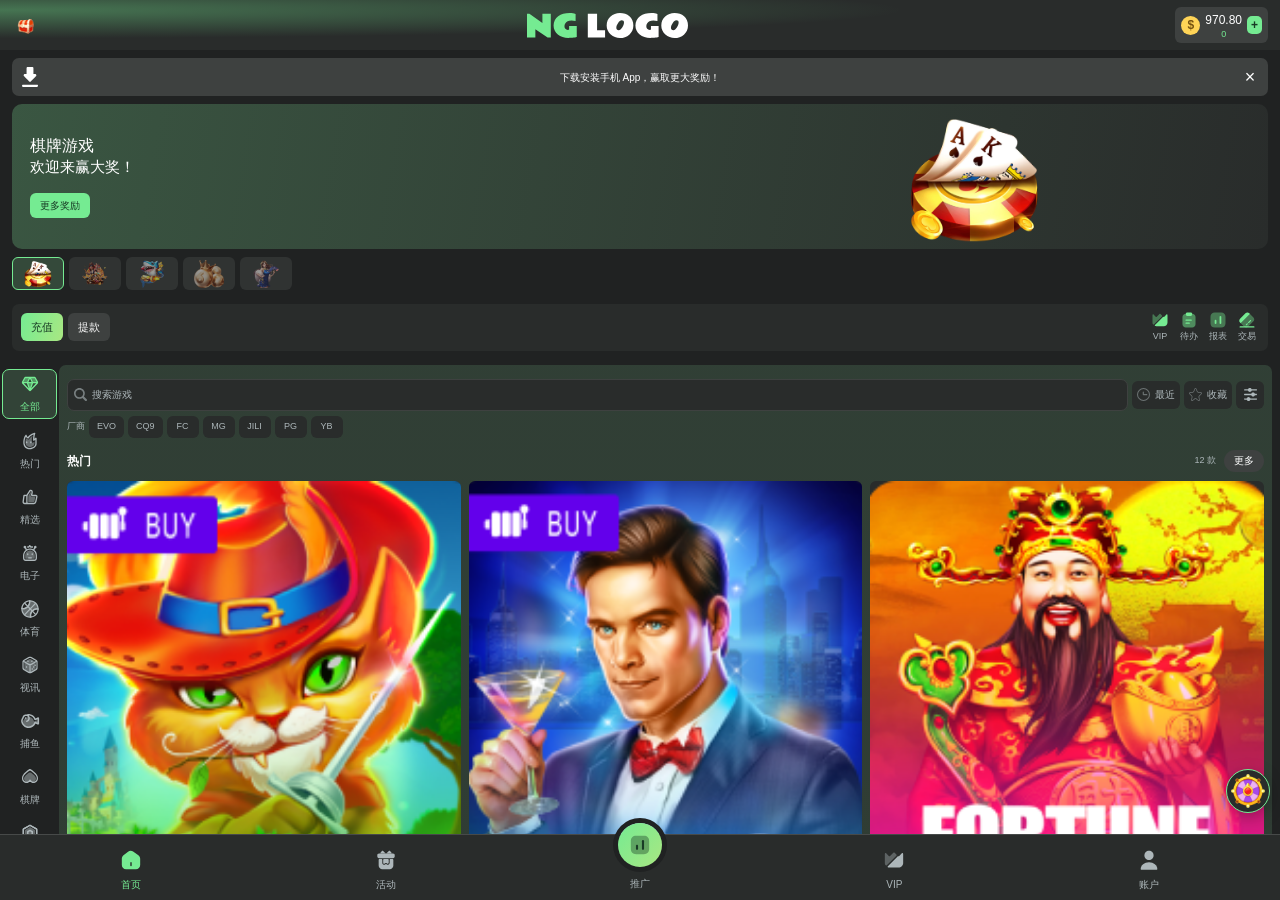
<file: legacy-experience/player-home-preview.html>
<!doctype html>
<html lang="zh-Hans">
  <head>
    <meta charset="utf-8" />
    <meta name="viewport" content="width=device-width,initial-scale=1" />
    <title>NG · 玩家预览</title>
    <link rel="stylesheet" href="player-components.css?v=perf-20260909-10" />
    <link rel="stylesheet" href="player-pages.css?v=perf-20260909-10" />
    <style>
      [hidden] { display: none !important; }
      html,
      body {
        height: 100%;
        margin: 0;
        overflow: hidden;
      }
      body {
        width: 100%;
        margin: 0 auto;
        background: #202222;
      }
      #player {
        height: 100%;
        min-height: 0;
      }
    </style>
    <link rel="stylesheet" href="current-config.css?v=perf-20260909-10">
  </head>
  <body data-name="H5玩家预览">
    <div id="player" data-name="玩家页面"></div>
    <script src="ng-assets.js?v=perf-20260909-10"></script>
    <script src="ng-design-catalog.js?v=perf-20260909-10"></script>
    <script src="ng-page-designs.js?v=perf-20260909-10"></script>
    <script src="current-config.js?v=perf-20260909-10"></script>
    <script src="player-components.js?v=perf-20260909-10"></script>
    <script src="player-pages.js?v=perf-20260909-10"></script>
    <script src="current-player.js?v=perf-20260909-10"></script>
    <script src="player-preview.js?v=perf-20260909-10"></script>
  </body>
</html>
</file>
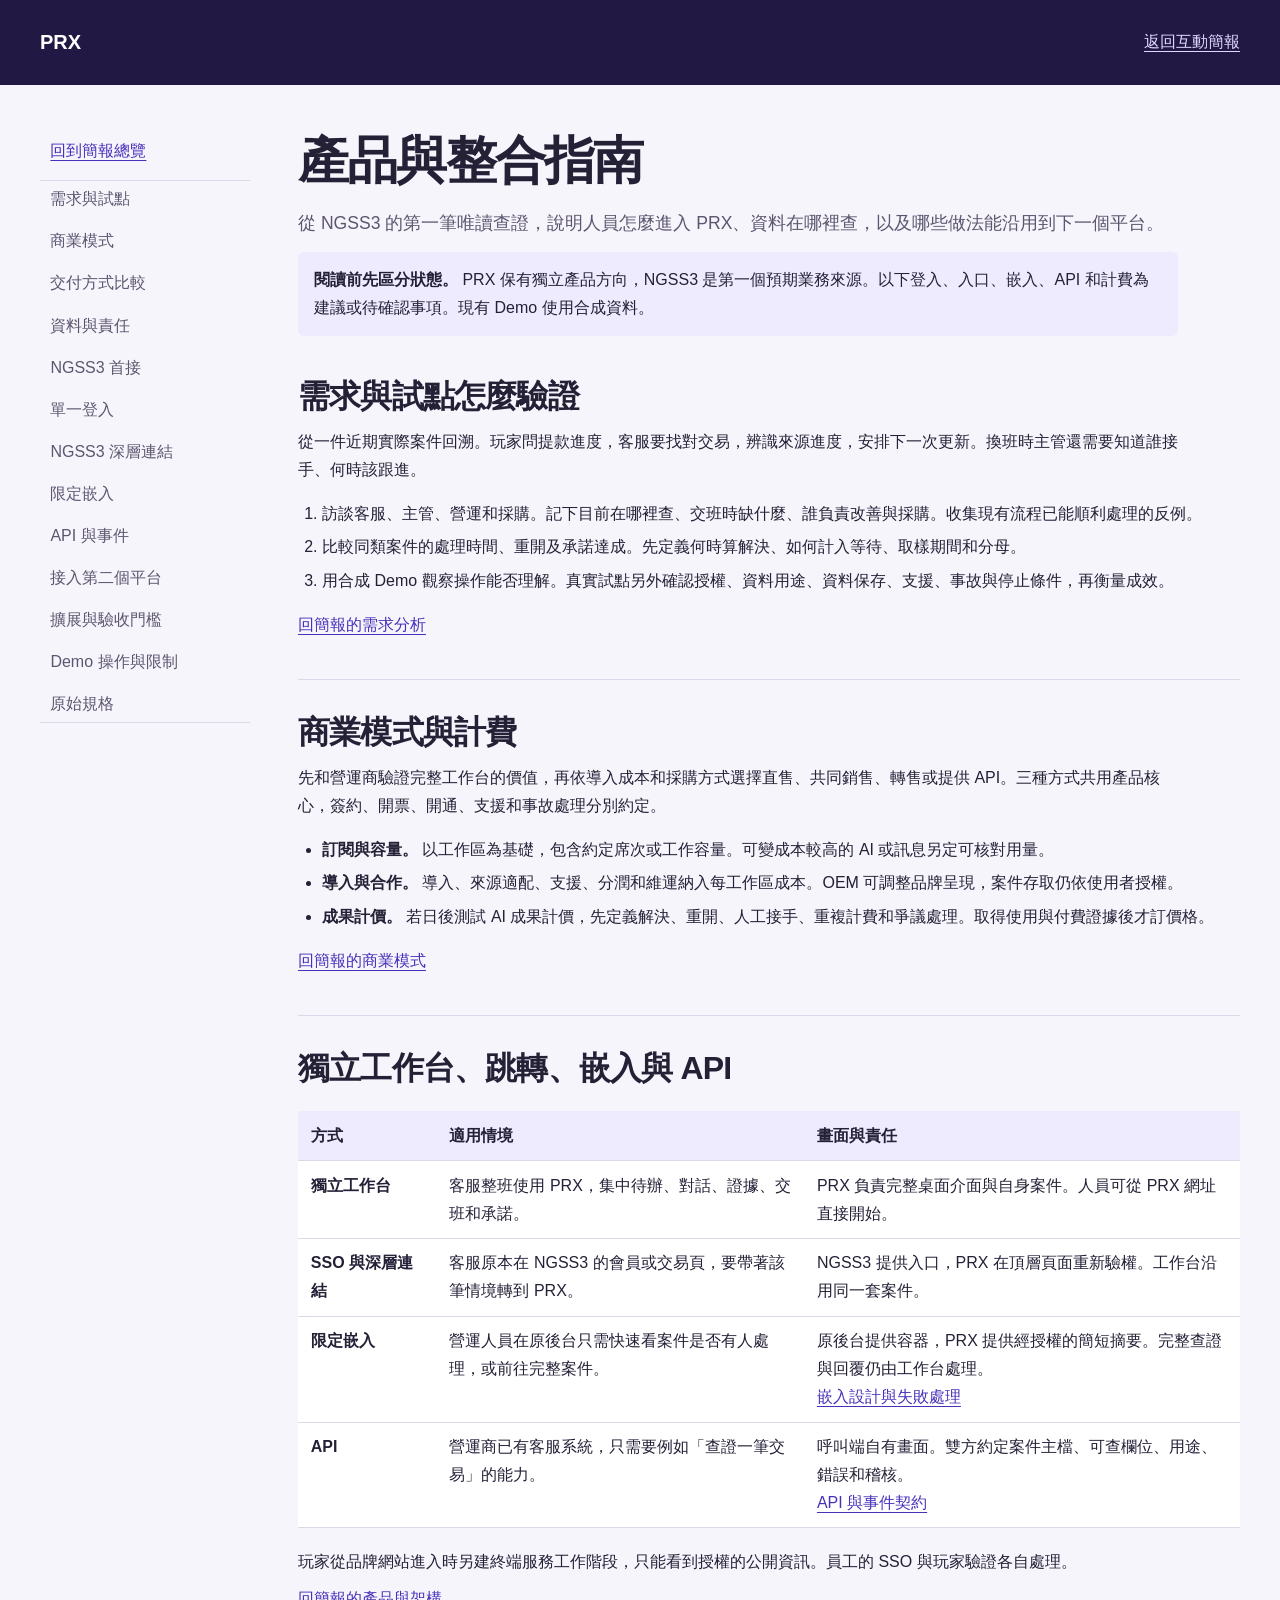
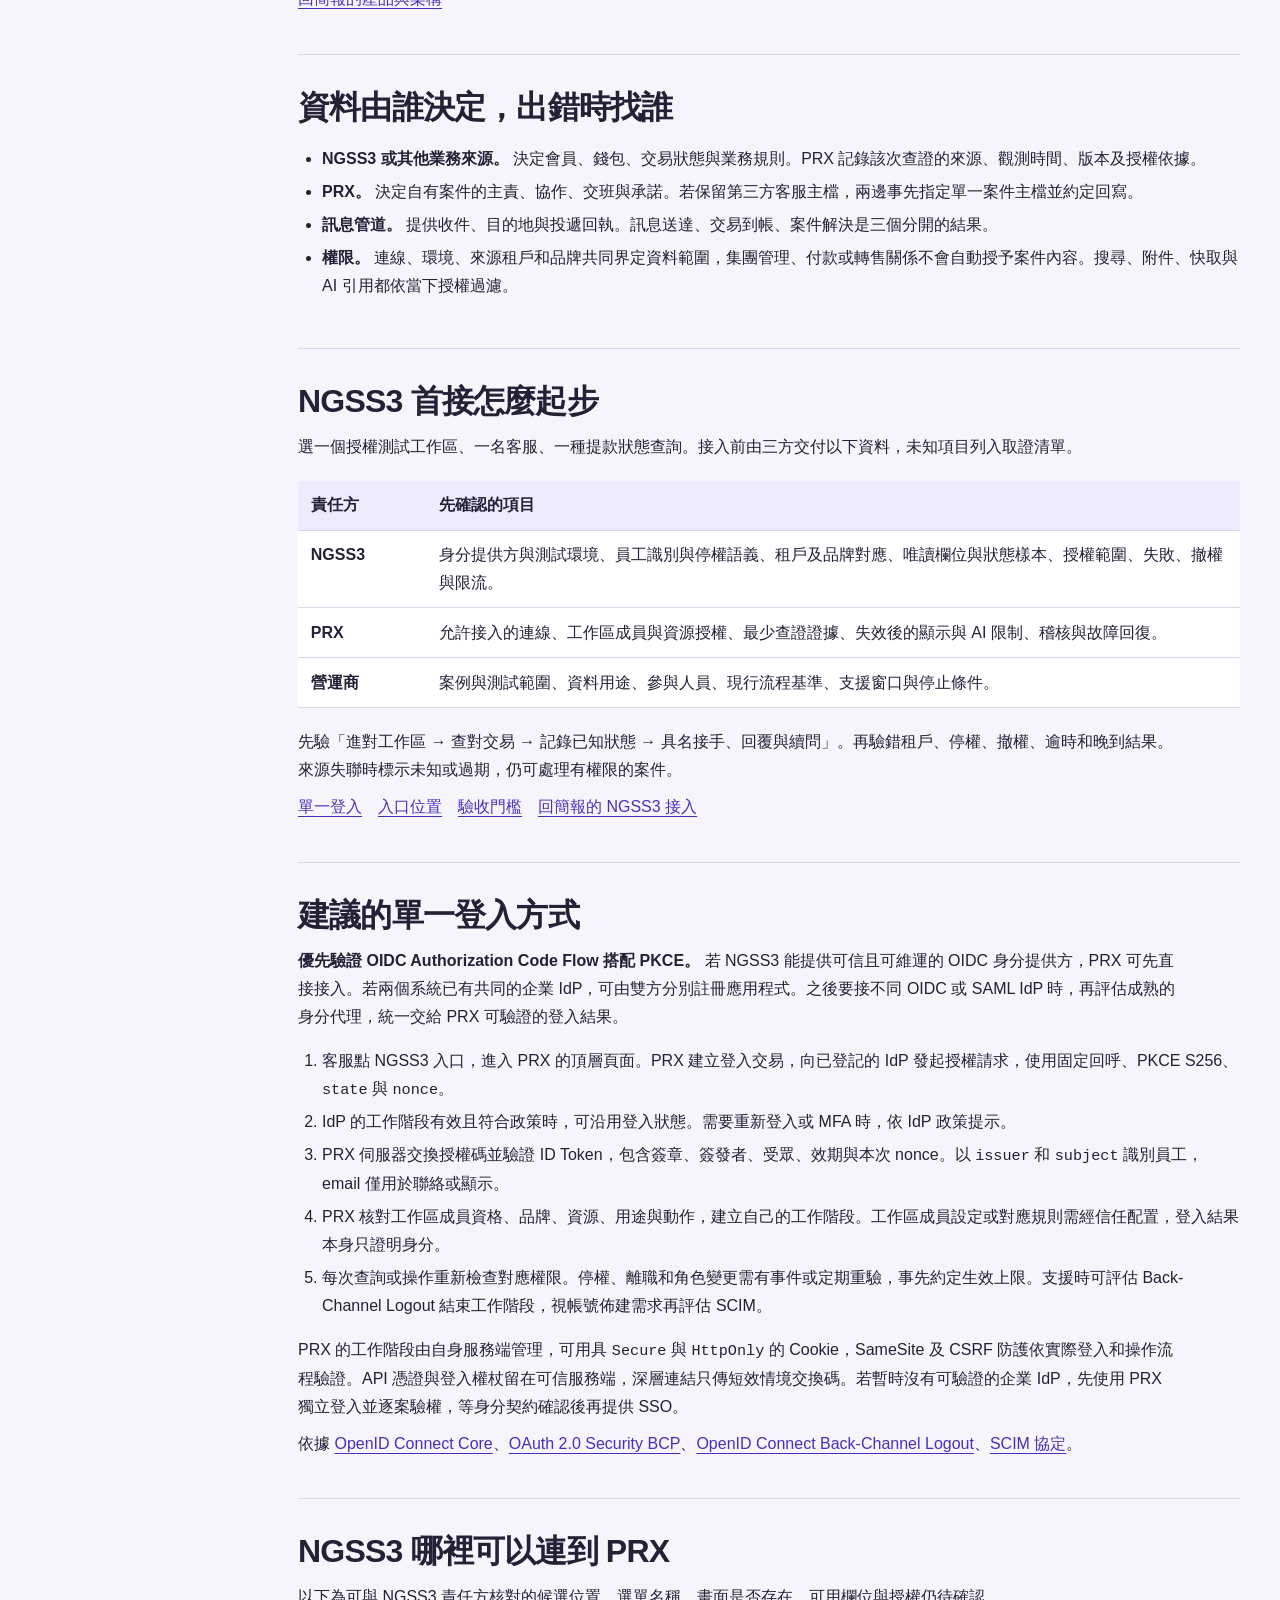
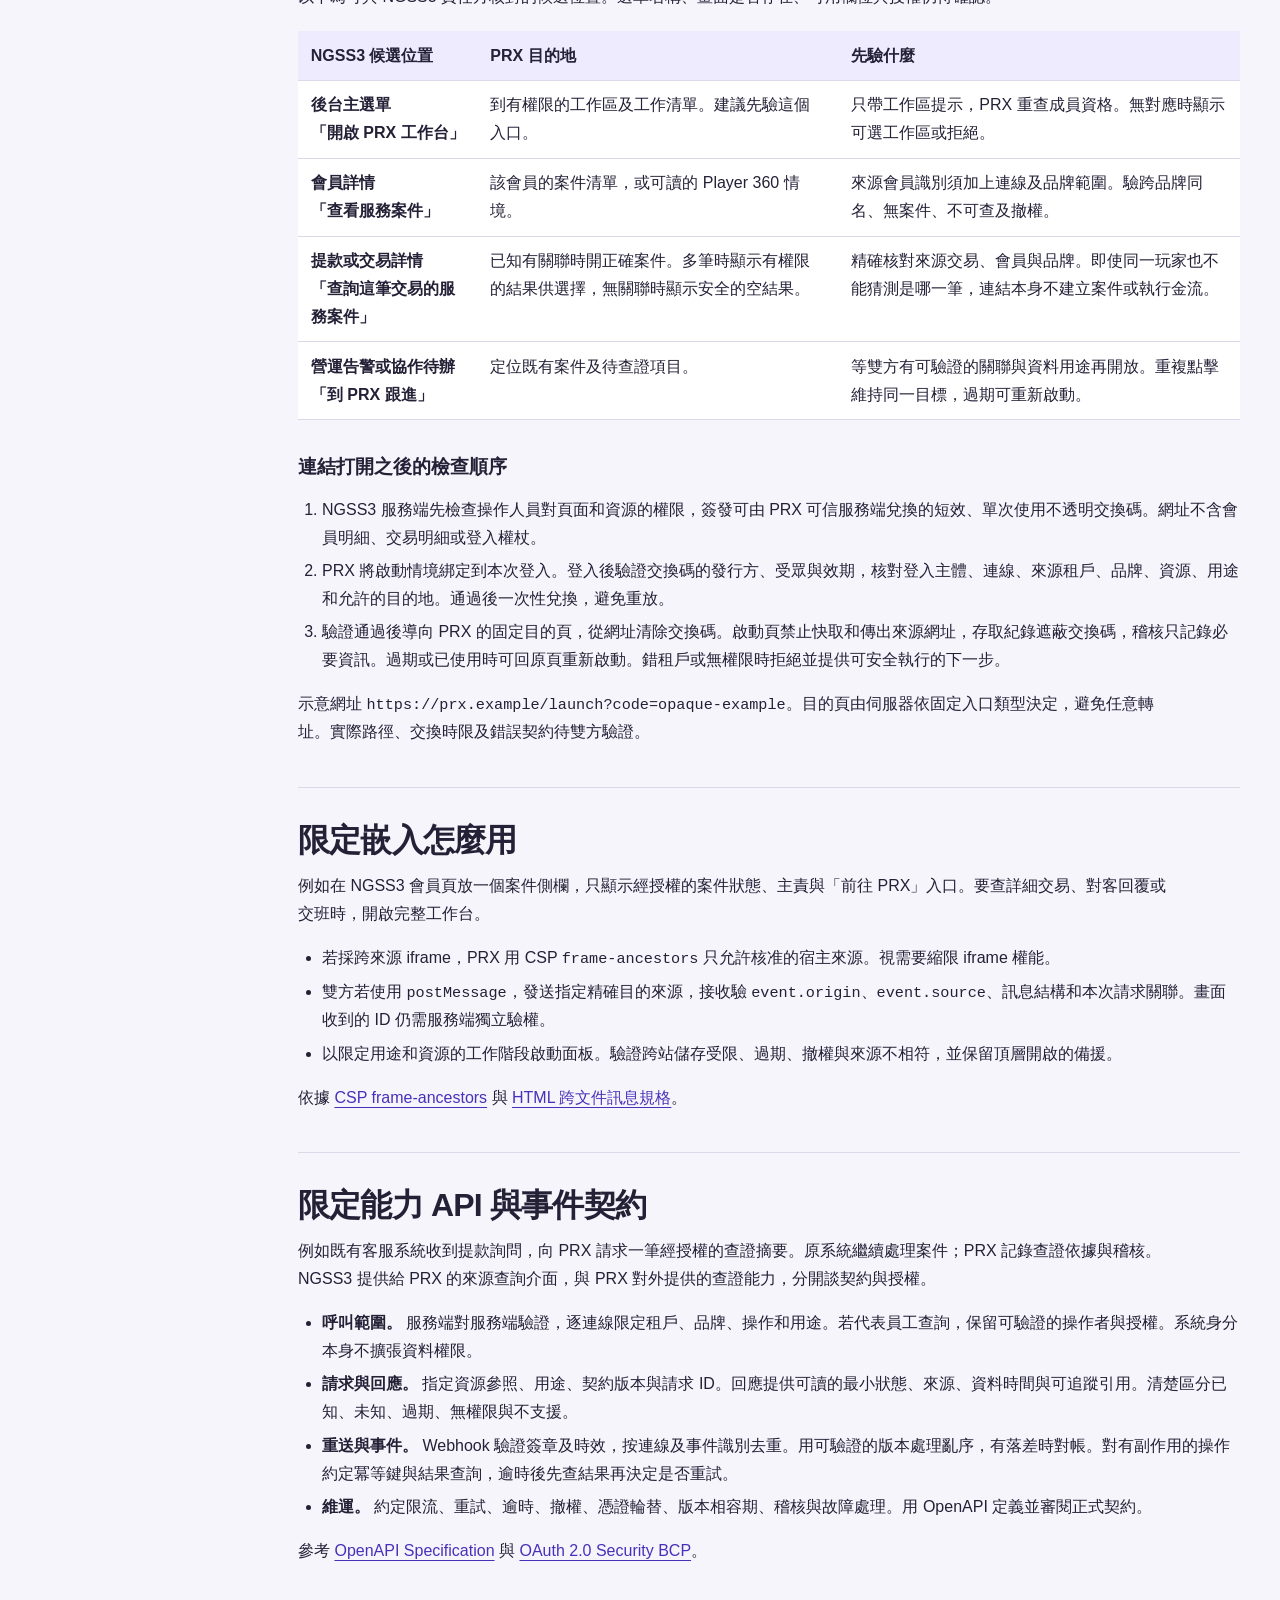
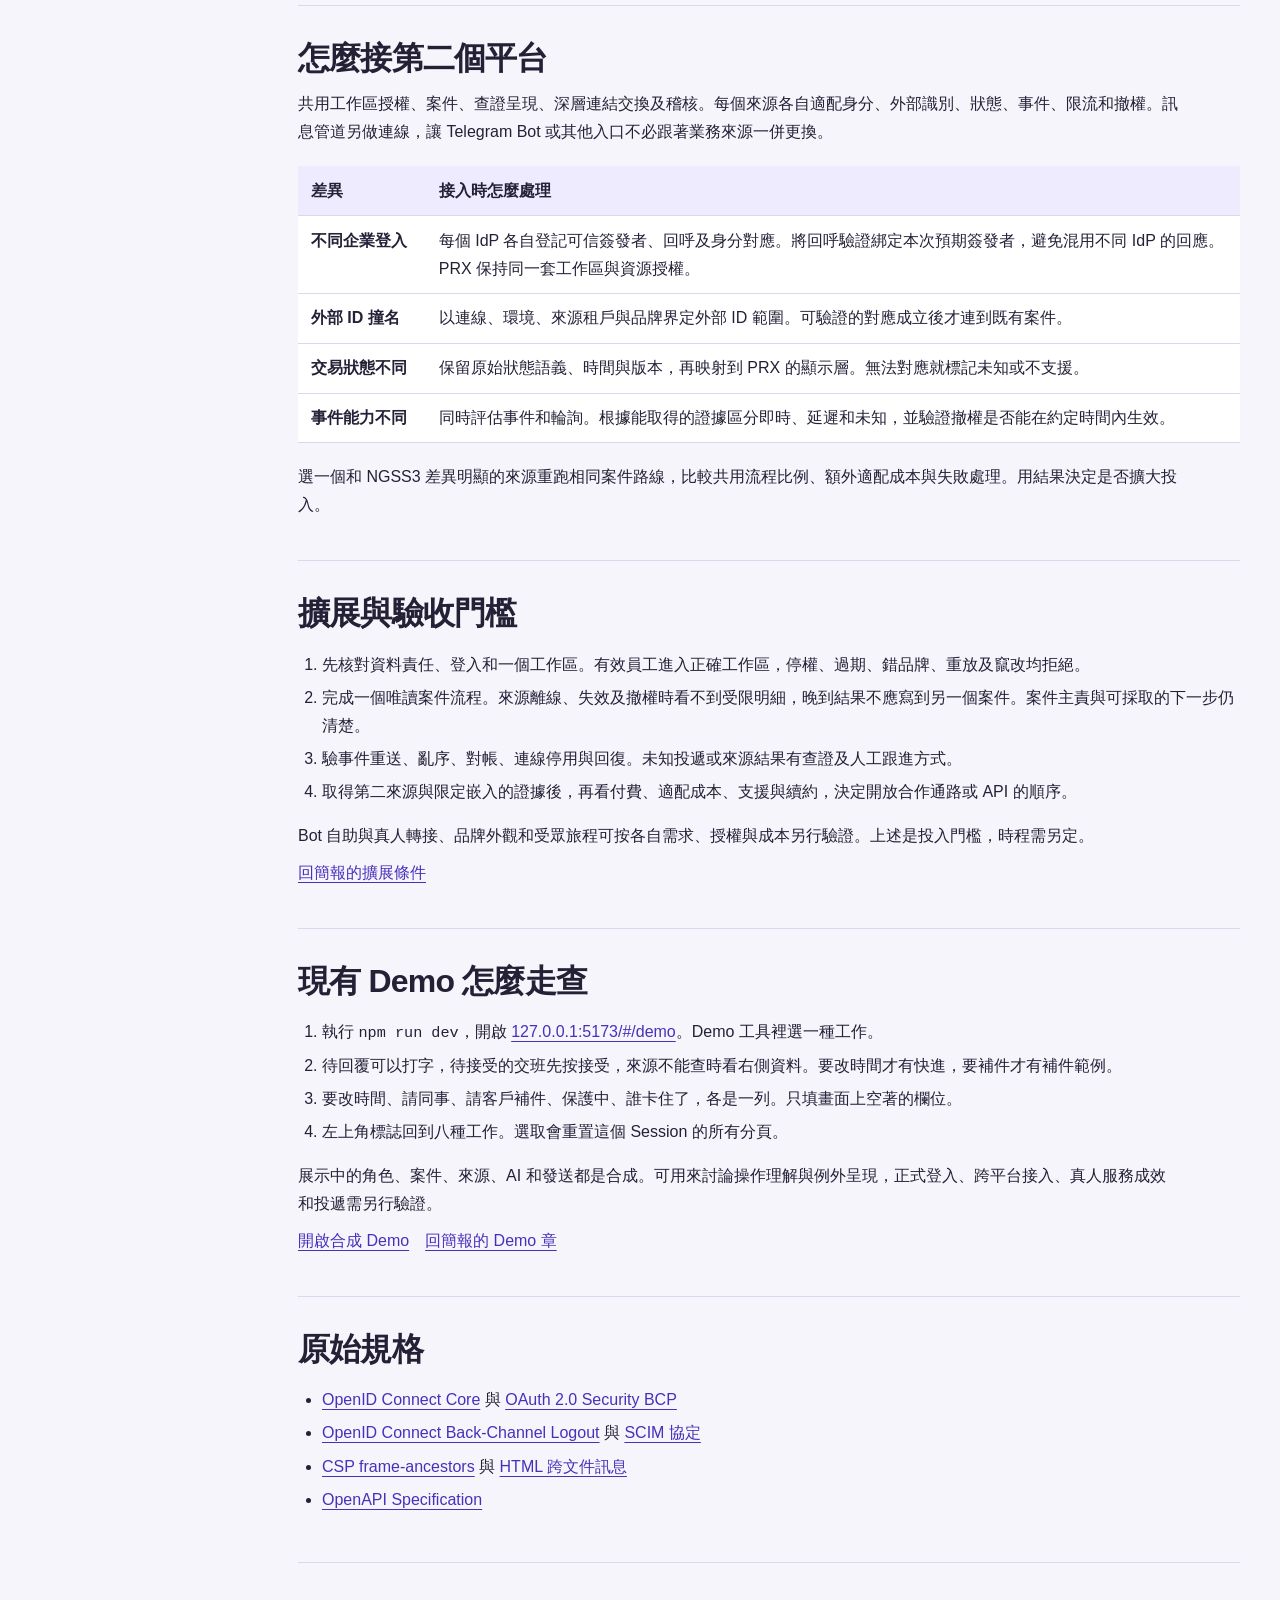
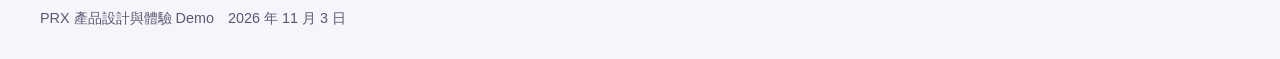
<file: presentation/guide.html>
<!doctype html>
<html lang="zh-Hant-TW">
<head>
<meta charset="utf-8">
<meta name="viewport" content="width=device-width, initial-scale=1">
<meta name="description" content="PRX 公開延伸指南，涵蓋 NGSS3 首接、單一登入、深層連結、交付模式與多平台擴展。">
<title>PRX｜產品與整合指南</title>
<style>
:root {
  --paper:#f6f5fb; --white:#fff; --ink:#242137; --muted:#5d5670; --rule:#dcd7e9;
  --accent:#6045df; --link:#4930ba; --tint:#eeebff; --dark:#211944; --on-dark:#e0d9ff;
  --font:"Segoe UI","Microsoft JhengHei","PingFang TC",sans-serif;
}
* { box-sizing:border-box }
html { scroll-padding-top:1.75rem }
body { margin:0; color:var(--ink); background:var(--paper); font:1rem/1.75 var(--font) }
a { color:var(--link); text-underline-offset:.22em }
:focus-visible { outline:3px solid var(--accent); outline-offset:4px }
.frame { width:min(1200px, calc(100% - 64px)); margin-inline:auto }
header { padding:1.55rem 0; color:var(--white); background:var(--dark) }
header .frame { display:flex; justify-content:space-between; gap:1.25rem; align-items:center }
header strong { font-size:1.25rem }
header a { color:var(--on-dark) }
header a:focus-visible { outline-color:var(--on-dark) }
.skip { position:fixed; top:.7rem; left:.7rem; z-index:5; padding:.5rem 1rem; background:var(--white); transform:translateY(-180%) }
.skip:focus { transform:none }
.layout { display:grid; grid-template-columns:210px minmax(0,1fr); gap:3rem; align-items:start }
.toc { position:sticky; top:1.5rem; margin-top:3rem; max-height:calc(100vh - 3rem); overflow:auto }
.toc ul { list-style:none; padding:0; margin:0; border-block:1px solid var(--rule) }
.toc a { display:block; padding:.28rem .65rem; color:var(--muted); text-decoration:none }
.toc a:hover { color:var(--link); background:var(--tint) }
.toc a:focus-visible { outline-offset:-3px }
.toc .return { color:var(--link); text-decoration:underline; margin-bottom:.65rem }
main { min-width:0; padding:2.7rem 0 }
h1,h2,h3 { line-height:1.3; text-wrap:balance }
h1 { font-size:clamp(2.45rem,4vw,3.5rem); letter-spacing:-.035em; margin:0 }
h2 { font-size:2rem; letter-spacing:-.025em; margin:0 0 .65rem }
h3 { margin:1.45rem 0 .45rem; font-size:1.2rem }
p { margin:.55rem 0; max-width:55em }
ul,ol { padding-left:1.5em }
li + li { margin-top:.32rem }
.lead { color:var(--muted); font-size:1.1rem; margin:.85rem 0 }
.status { padding:.85rem 1rem; background:var(--tint); border-radius:6px }
section { padding:2rem 0; border-bottom:1px solid var(--rule) }
section:target h2 { color:var(--link) }
.table {
  overflow-x:auto; overscroll-behavior-x:contain; padding-block:.7rem;
  /* edge shadows appear only while columns are scrolled out of view */
  background:
    linear-gradient(to right, var(--white) 30%, rgb(255 255 255 / 0)) left / 2.5rem 100% no-repeat local,
    linear-gradient(to left, var(--white) 30%, rgb(255 255 255 / 0)) right / 2.5rem 100% no-repeat local,
    radial-gradient(farthest-side at 0 50%, rgb(36 33 55 / .2), rgb(36 33 55 / 0)) left / .8rem 100% no-repeat scroll,
    radial-gradient(farthest-side at 100% 50%, rgb(36 33 55 / .2), rgb(36 33 55 / 0)) right / .8rem 100% no-repeat scroll,
    var(--white);
  background-clip:content-box;
}
.table:focus-visible { outline-offset:-3px }
table { border-collapse:collapse; width:100%; margin:.7rem 0; background:var(--white) }
.table table { margin:0; background:transparent }
.table table:has(thead th:nth-child(3)) { min-width:34rem }
th,td { padding:.65rem .8rem; border-bottom:1px solid var(--rule); text-align:left; vertical-align:top }
thead th { background:var(--tint) }
tbody th { min-width:8em }
code { font-size:.95em; overflow-wrap:anywhere }
pre { padding:.8rem 1rem; overflow:auto; background:var(--white); border:1px solid var(--rule); border-radius:6px }
pre code { overflow-wrap:normal }
footer { padding:0 0 2rem; color:var(--muted); font-size:.9rem }
@media (max-width: 900px) {
  .frame { width:calc(100% - 40px) }
  .layout { display:block }
  .toc { position:static; max-height:none; overflow:visible; margin-top:2rem }
  .toc ul { columns:2; column-gap:1rem }
  .toc li { break-inside:avoid }
  main { padding-top:2rem }
  h2 { font-size:1.65rem }
}
</style>
</head>
<body>
<a class="skip" href="#content">跳到正文</a>
<header><div class="frame"><strong>PRX</strong><a href="./">返回互動簡報</a></div></header>
<div class="frame layout">
  <nav class="toc" aria-label="指南目錄">
    <a class="return" href="./">回到簡報總覽</a>
    <ul>
      <li><a href="#research">需求與試點</a></li>
      <li><a href="#business">商業模式</a></li>
      <li><a href="#delivery">交付方式比較</a></li>
      <li><a href="#ownership">資料與責任</a></li>
      <li><a href="#ngss3">NGSS3 首接</a></li>
      <li><a href="#sso">單一登入</a></li>
      <li><a href="#deeplinks">NGSS3 深層連結</a></li>
      <li><a href="#embed">限定嵌入</a></li>
      <li><a href="#api">API 與事件</a></li>
      <li><a href="#platforms">接入第二個平台</a></li>
      <li><a href="#rollout">擴展與驗收門檻</a></li>
      <li><a href="#demo">Demo 操作與限制</a></li>
      <li><a href="#references">原始規格</a></li>
    </ul>
  </nav>
  <main id="content" tabindex="-1">
    <h1>產品與整合指南</h1>
    <p class="lead">從 NGSS3 的第一筆唯讀查證，說明人員怎麼進入 PRX、資料在哪裡查，以及哪些做法能沿用到下一個平台。</p>
    <p class="status"><strong>閱讀前先區分狀態。</strong> PRX 保有獨立產品方向，NGSS3 是第一個預期業務來源。以下登入、入口、嵌入、API 和計費為建議或待確認事項。現有 Demo 使用合成資料。</p>

    <section id="research">
      <h2>需求與試點怎麼驗證</h2>
      <p>從一件近期實際案件回溯。玩家問提款進度，客服要找對交易，辨識來源進度，安排下一次更新。換班時主管還需要知道誰接手、何時該跟進。</p>
      <ol>
        <li>訪談客服、主管、營運和採購。記下目前在哪裡查、交班時缺什麼、誰負責改善與採購。收集現有流程已能順利處理的反例。</li>
        <li>比較同類案件的處理時間、重開及承諾達成。先定義何時算解決、如何計入等待、取樣期間和分母。</li>
        <li>用合成 Demo 觀察操作能否理解。真實試點另外確認授權、資料用途、資料保存、支援、事故與停止條件，再衡量成效。</li>
      </ol>
      <p><a href="./#need">回簡報的需求分析</a></p>
    </section>

    <section id="business">
      <h2>商業模式與計費</h2>
      <p>先和營運商驗證完整工作台的價值，再依導入成本和採購方式選擇直售、共同銷售、轉售或提供 API。三種方式共用產品核心，簽約、開票、開通、支援和事故處理分別約定。</p>
      <ul>
        <li><strong>訂閱與容量。</strong> 以工作區為基礎，包含約定席次或工作容量。可變成本較高的 AI 或訊息另定可核對用量。</li>
        <li><strong>導入與合作。</strong> 導入、來源適配、支援、分潤和維運納入每工作區成本。OEM 可調整品牌呈現，案件存取仍依使用者授權。</li>
        <li><strong>成果計價。</strong> 若日後測試 AI 成果計價，先定義解決、重開、人工接手、重複計費和爭議處理。取得使用與付費證據後才訂價格。</li>
      </ul>
      <p><a href="./#business">回簡報的商業模式</a></p>
    </section>

    <section id="delivery">
      <h2>獨立工作台、跳轉、嵌入與 API</h2>
      <div class="table" data-pan-label="交付方式比較表"><table>
        <thead><tr><th scope="col">方式</th><th scope="col">適用情境</th><th scope="col">畫面與責任</th></tr></thead>
        <tbody>
          <tr><th scope="row">獨立工作台</th><td>客服整班使用 PRX，集中待辦、對話、證據、交班和承諾。</td><td>PRX 負責完整桌面介面與自身案件。人員可從 PRX 網址直接開始。</td></tr>
          <tr><th scope="row">SSO 與深層連結</th><td>客服原本在 NGSS3 的會員或交易頁，要帶著該筆情境轉到 PRX。</td><td>NGSS3 提供入口，PRX 在頂層頁面重新驗權。工作台沿用同一套案件。</td></tr>
          <tr><th scope="row">限定嵌入</th><td>營運人員在原後台只需快速看案件是否有人處理，或前往完整案件。</td><td>原後台提供容器，PRX 提供經授權的簡短摘要。完整查證與回覆仍由工作台處理。<br><a href="#embed">嵌入設計與失敗處理</a></td></tr>
          <tr><th scope="row">API</th><td>營運商已有客服系統，只需要例如「查證一筆交易」的能力。</td><td>呼叫端自有畫面。雙方約定案件主檔、可查欄位、用途、錯誤和稽核。<br><a href="#api">API 與事件契約</a></td></tr>
        </tbody>
      </table></div>
      <p>玩家從品牌網站進入時另建終端服務工作階段，只能看到授權的公開資訊。員工的 SSO 與玩家驗證各自處理。</p>
      <p><a href="./#product">回簡報的產品與架構</a></p>
    </section>

    <section id="ownership">
      <h2>資料由誰決定，出錯時找誰</h2>
      <ul>
        <li><strong>NGSS3 或其他業務來源。</strong> 決定會員、錢包、交易狀態與業務規則。PRX 記錄該次查證的來源、觀測時間、版本及授權依據。</li>
        <li><strong>PRX。</strong> 決定自有案件的主責、協作、交班與承諾。若保留第三方客服主檔，兩邊事先指定單一案件主檔並約定回寫。</li>
        <li><strong>訊息管道。</strong> 提供收件、目的地與投遞回執。訊息送達、交易到帳、案件解決是三個分開的結果。</li>
        <li><strong>權限。</strong> 連線、環境、來源租戶和品牌共同界定資料範圍，集團管理、付款或轉售關係不會自動授予案件內容。搜尋、附件、快取與 AI 引用都依當下授權過濾。</li>
      </ul>
    </section>

    <section id="ngss3">
      <h2>NGSS3 首接怎麼起步</h2>
      <p>選一個授權測試工作區、一名客服、一種提款狀態查詢。接入前由三方交付以下資料，未知項目列入取證清單。</p>
      <div class="table" data-pan-label="NGSS3 首接責任表"><table>
        <thead><tr><th scope="col">責任方</th><th scope="col">先確認的項目</th></tr></thead>
        <tbody>
          <tr><th scope="row">NGSS3</th><td>身分提供方與測試環境、員工識別與停權語義、租戶及品牌對應、唯讀欄位與狀態樣本、授權範圍、失敗、撤權與限流。</td></tr>
          <tr><th scope="row">PRX</th><td>允許接入的連線、工作區成員與資源授權、最少查證證據、失效後的顯示與 AI 限制、稽核與故障回復。</td></tr>
          <tr><th scope="row">營運商</th><td>案例與測試範圍、資料用途、參與人員、現行流程基準、支援窗口與停止條件。</td></tr>
        </tbody>
      </table></div>
      <p>先驗「進對工作區 → 查對交易 → 記錄已知狀態 → 具名接手、回覆與續問」。再驗錯租戶、停權、撤權、逾時和晚到結果。來源失聯時標示未知或過期，仍可處理有權限的案件。</p>
      <p><a href="#sso">單一登入</a>　<a href="#deeplinks">入口位置</a>　<a href="#rollout">驗收門檻</a>　<a href="./#ngss3">回簡報的 NGSS3 接入</a></p>
    </section>

    <section id="sso">
      <h2>建議的單一登入方式</h2>
      <p><strong>優先驗證 OIDC Authorization Code Flow 搭配 PKCE。</strong> 若 NGSS3 能提供可信且可維運的 OIDC 身分提供方，PRX 可先直接接入。若兩個系統已有共同的企業 IdP，可由雙方分別註冊應用程式。之後要接不同 OIDC 或 SAML IdP 時，再評估成熟的身分代理，統一交給 PRX 可驗證的登入結果。</p>
      <ol>
        <li>客服點 NGSS3 入口，進入 PRX 的頂層頁面。PRX 建立登入交易，向已登記的 IdP 發起授權請求，使用固定回呼、PKCE S256、<code>state</code> 與 <code>nonce</code>。</li>
        <li>IdP 的工作階段有效且符合政策時，可沿用登入狀態。需要重新登入或 MFA 時，依 IdP 政策提示。</li>
        <li>PRX 伺服器交換授權碼並驗證 ID Token，包含簽章、簽發者、受眾、效期與本次 nonce。以 <code>issuer</code> 和 <code>subject</code> 識別員工，email 僅用於聯絡或顯示。</li>
        <li>PRX 核對工作區成員資格、品牌、資源、用途與動作，建立自己的工作階段。工作區成員設定或對應規則需經信任配置，登入結果本身只證明身分。</li>
        <li>每次查詢或操作重新檢查對應權限。停權、離職和角色變更需有事件或定期重驗，事先約定生效上限。支援時可評估 Back-Channel Logout 結束工作階段，視帳號佈建需求再評估 SCIM。</li>
      </ol>
      <p>PRX 的工作階段由自身服務端管理，可用具 <code>Secure</code> 與 <code>HttpOnly</code> 的 Cookie，SameSite 及 CSRF 防護依實際登入和操作流程驗證。API 憑證與登入權杖留在可信服務端，深層連結只傳短效情境交換碼。若暫時沒有可驗證的企業 IdP，先使用 PRX 獨立登入並逐案驗權，等身分契約確認後再提供 SSO。</p>
      <p>依據 <a href="https://openid.net/specs/openid-connect-core-1_0.html">OpenID Connect Core</a>、<a href="https://www.rfc-editor.org/rfc/rfc9700.html">OAuth 2.0 Security BCP</a>、<a href="https://openid.net/specs/openid-connect-backchannel-1_0.html">OpenID Connect Back-Channel Logout</a>、<a href="https://www.rfc-editor.org/rfc/rfc7644.html">SCIM 協定</a>。</p>
    </section>

    <section id="deeplinks">
      <h2>NGSS3 哪裡可以連到 PRX</h2>
      <p>以下為可與 NGSS3 責任方核對的候選位置。選單名稱、畫面是否存在、可用欄位與授權仍待確認。</p>
      <div class="table" data-pan-label="NGSS3 深層連結候選位置表"><table>
        <thead><tr><th scope="col">NGSS3 候選位置</th><th scope="col">PRX 目的地</th><th scope="col">先驗什麼</th></tr></thead>
        <tbody>
          <tr><th scope="row">後台主選單<br>「開啟 PRX 工作台」</th><td>到有權限的工作區及工作清單。建議先驗這個入口。</td><td>只帶工作區提示，PRX 重查成員資格。無對應時顯示可選工作區或拒絕。</td></tr>
          <tr><th scope="row">會員詳情<br>「查看服務案件」</th><td>該會員的案件清單，或可讀的 Player 360 情境。</td><td>來源會員識別須加上連線及品牌範圍。驗跨品牌同名、無案件、不可查及撤權。</td></tr>
          <tr><th scope="row">提款或交易詳情<br>「查詢這筆交易的服務案件」</th><td>已知有關聯時開正確案件。多筆時顯示有權限的結果供選擇，無關聯時顯示安全的空結果。</td><td>精確核對來源交易、會員與品牌。即使同一玩家也不能猜測是哪一筆，連結本身不建立案件或執行金流。</td></tr>
          <tr><th scope="row">營運告警或協作待辦<br>「到 PRX 跟進」</th><td>定位既有案件及待查證項目。</td><td>等雙方有可驗證的關聯與資料用途再開放。重複點擊維持同一目標，過期可重新啟動。</td></tr>
        </tbody>
      </table></div>
      <h3>連結打開之後的檢查順序</h3>
      <ol>
        <li>NGSS3 服務端先檢查操作人員對頁面和資源的權限，簽發可由 PRX 可信服務端兌換的短效、單次使用不透明交換碼。網址不含會員明細、交易明細或登入權杖。</li>
        <li>PRX 將啟動情境綁定到本次登入。登入後驗證交換碼的發行方、受眾與效期，核對登入主體、連線、來源租戶、品牌、資源、用途和允許的目的地。通過後一次性兌換，避免重放。</li>
        <li>驗證通過後導向 PRX 的固定目的頁，從網址清除交換碼。啟動頁禁止快取和傳出來源網址，存取紀錄遮蔽交換碼，稽核只記錄必要資訊。過期或已使用時可回原頁重新啟動。錯租戶或無權限時拒絕並提供可安全執行的下一步。</li>
      </ol>
      <p>示意網址 <code>https://prx.example/launch?code=opaque-example</code>。目的頁由伺服器依固定入口類型決定，避免任意轉址。實際路徑、交換時限及錯誤契約待雙方驗證。</p>
    </section>

    <section id="embed">
      <h2>限定嵌入怎麼用</h2>
      <p>例如在 NGSS3 會員頁放一個案件側欄，只顯示經授權的案件狀態、主責與「前往 PRX」入口。要查詳細交易、對客回覆或交班時，開啟完整工作台。</p>
      <ul>
        <li>若採跨來源 iframe，PRX 用 CSP <code>frame-ancestors</code> 只允許核准的宿主來源。視需要縮限 iframe 權能。</li>
        <li>雙方若使用 <code>postMessage</code>，發送指定精確目的來源，接收驗 <code>event.origin</code>、<code>event.source</code>、訊息結構和本次請求關聯。畫面收到的 ID 仍需服務端獨立驗權。</li>
        <li>以限定用途和資源的工作階段啟動面板。驗證跨站儲存受限、過期、撤權與來源不相符，並保留頂層開啟的備援。</li>
      </ul>
      <p>依據 <a href="https://www.w3.org/TR/CSP3/#directive-frame-ancestors">CSP frame-ancestors</a> 與 <a href="https://html.spec.whatwg.org/multipage/web-messaging.html#crossDocumentMessages">HTML 跨文件訊息規格</a>。</p>
    </section>

    <section id="api">
      <h2>限定能力 API 與事件契約</h2>
      <p>例如既有客服系統收到提款詢問，向 PRX 請求一筆經授權的查證摘要。原系統繼續處理案件；PRX 記錄查證依據與稽核。NGSS3 提供給 PRX 的來源查詢介面，與 PRX 對外提供的查證能力，分開談契約與授權。</p>
      <ul>
        <li><strong>呼叫範圍。</strong> 服務端對服務端驗證，逐連線限定租戶、品牌、操作和用途。若代表員工查詢，保留可驗證的操作者與授權。系統身分本身不擴張資料權限。</li>
        <li><strong>請求與回應。</strong> 指定資源參照、用途、契約版本與請求 ID。回應提供可讀的最小狀態、來源、資料時間與可追蹤引用。清楚區分已知、未知、過期、無權限與不支援。</li>
        <li><strong>重送與事件。</strong> Webhook 驗證簽章及時效，按連線及事件識別去重。用可驗證的版本處理亂序，有落差時對帳。對有副作用的操作約定冪等鍵與結果查詢，逾時後先查結果再決定是否重試。</li>
        <li><strong>維運。</strong> 約定限流、重試、逾時、撤權、憑證輪替、版本相容期、稽核與故障處理。用 OpenAPI 定義並審閱正式契約。</li>
      </ul>
      <p>參考 <a href="https://spec.openapis.org/oas/">OpenAPI Specification</a> 與 <a href="https://www.rfc-editor.org/rfc/rfc9700.html">OAuth 2.0 Security BCP</a>。</p>
    </section>

    <section id="platforms">
      <h2>怎麼接第二個平台</h2>
      <p>共用工作區授權、案件、查證呈現、深層連結交換及稽核。每個來源各自適配身分、外部識別、狀態、事件、限流和撤權。訊息管道另做連線，讓 Telegram Bot 或其他入口不必跟著業務來源一併更換。</p>
      <div class="table" data-pan-label="接入第二個平台差異表"><table>
        <thead><tr><th scope="col">差異</th><th scope="col">接入時怎麼處理</th></tr></thead>
        <tbody>
          <tr><th scope="row">不同企業登入</th><td>每個 IdP 各自登記可信簽發者、回呼及身分對應。將回呼驗證綁定本次預期簽發者，避免混用不同 IdP 的回應。PRX 保持同一套工作區與資源授權。</td></tr>
          <tr><th scope="row">外部 ID 撞名</th><td>以連線、環境、來源租戶與品牌界定外部 ID 範圍。可驗證的對應成立後才連到既有案件。</td></tr>
          <tr><th scope="row">交易狀態不同</th><td>保留原始狀態語義、時間與版本，再映射到 PRX 的顯示層。無法對應就標記未知或不支援。</td></tr>
          <tr><th scope="row">事件能力不同</th><td>同時評估事件和輪詢。根據能取得的證據區分即時、延遲和未知，並驗證撤權是否能在約定時間內生效。</td></tr>
        </tbody>
      </table></div>
      <p>選一個和 NGSS3 差異明顯的來源重跑相同案件路線，比較共用流程比例、額外適配成本與失敗處理。用結果決定是否擴大投入。</p>
    </section>

    <section id="rollout">
      <h2>擴展與驗收門檻</h2>
      <ol>
        <li>先核對資料責任、登入和一個工作區。有效員工進入正確工作區，停權、過期、錯品牌、重放及竄改均拒絕。</li>
        <li>完成一個唯讀案件流程。來源離線、失效及撤權時看不到受限明細，晚到結果不應寫到另一個案件。案件主責與可採取的下一步仍清楚。</li>
        <li>驗事件重送、亂序、對帳、連線停用與回復。未知投遞或來源結果有查證及人工跟進方式。</li>
        <li>取得第二來源與限定嵌入的證據後，再看付費、適配成本、支援與續約，決定開放合作通路或 API 的順序。</li>
      </ol>
      <p>Bot 自助與真人轉接、品牌外觀和受眾旅程可按各自需求、授權與成本另行驗證。上述是投入門檻，時程需另定。</p>
      <p><a href="./#future">回簡報的擴展條件</a></p>
    </section>

    <section id="demo">
      <h2>現有 Demo 怎麼走查</h2>
      <ol>
        <li>執行 <code>npm run dev</code>，開啟 <a href="http://127.0.0.1:5173/#/demo">127.0.0.1:5173/#/demo</a>。Demo 工具裡選一種工作。</li>
        <li>待回覆可以打字，待接受的交班先按接受，來源不能查時看右側資料。要改時間才有快進，要補件才有補件範例。</li>
        <li>要改時間、請同事、請客戶補件、保護中、誰卡住了，各是一列。只填畫面上空著的欄位。</li>
        <li>左上角標誌回到八種工作。選取會重置這個 Session 的所有分頁。</li>
      </ol>
      <p>展示中的角色、案件、來源、AI 和發送都是合成。可用來討論操作理解與例外呈現，正式登入、跨平台接入、真人服務成效和投遞需另行驗證。</p>
      <p><a href="../#/demo">開啟合成 Demo</a>　<a href="./#demo">回簡報的 Demo 章</a></p>
    </section>

    <section id="references">
      <h2>原始規格</h2>
      <ul>
        <li><a href="https://openid.net/specs/openid-connect-core-1_0.html">OpenID Connect Core</a> 與 <a href="https://www.rfc-editor.org/rfc/rfc9700.html">OAuth 2.0 Security BCP</a></li>
        <li><a href="https://openid.net/specs/openid-connect-backchannel-1_0.html">OpenID Connect Back-Channel Logout</a> 與 <a href="https://www.rfc-editor.org/rfc/rfc7644.html">SCIM 協定</a></li>
        <li><a href="https://www.w3.org/TR/CSP3/#directive-frame-ancestors">CSP frame-ancestors</a> 與 <a href="https://html.spec.whatwg.org/multipage/web-messaging.html#crossDocumentMessages">HTML 跨文件訊息</a></li>
        <li><a href="https://spec.openapis.org/oas/">OpenAPI Specification</a></li>
      </ul>
    </section>
  </main>
</div>
<footer class="frame">PRX 產品設計與體驗 Demo　2026 年 11 月 3 日</footer>
<script>
// Wide tables pan inside their own region; expose it to keyboard and AT only while it overflows.
const panObserver = new ResizeObserver(entries => {
  for (const { target } of entries) {
    if (target.scrollWidth > target.clientWidth + 1) {
      target.setAttribute('role', 'region');
      target.setAttribute('aria-label', target.dataset.panLabel + '（可左右捲動）');
      target.tabIndex = 0;
    } else {
      target.removeAttribute('role');
      target.removeAttribute('aria-label');
      target.removeAttribute('tabindex');
    }
  }
});
document.querySelectorAll('.table').forEach(table => panObserver.observe(table));
</script>
</body>
</html>
</file>
<file: legacy-experience/customize-base.css>
:root {
  color-scheme: dark;

  /* Element Plus & Figma Tokens for NGSS 3.0 (node 73:20696) */
  --el-color-primary: #337ab7;
  --el-color-primary-light-3: #5b95c5;
  --el-color-primary-light-7: #99bddb;
  --el-color-primary-light-9: #ebf2f8;
  --el-color-primary-dark-2: #296292;

  --el-color-success: #67c23a;
  --el-color-warning: #e6a23c;
  --el-color-danger: #f56c6c;
  --el-color-info: #909399;

  --el-bg-color: #141414;
  --el-bg-color-overlay: #1d1e1f;
  --el-bg-color-page: #0a0a0a;

  --el-text-color-primary: #e5eaf3;
  --el-text-color-regular: #cfd3dc;
  --el-text-color-secondary: #a3a6ad;
  --el-text-color-placeholder: #8d9095;

  --el-border-color: #4c4d4f;
  --el-border-color-light: #414243;
  --el-border-color-lighter: #2c2d2e;
  --el-border-color-dark: #58585b;

  --el-fill-color: #262727;
  --el-fill-color-light: #1f2020;
  --el-fill-color-blank: #141414;

  --el-border-radius-base: 4px;
  --el-border-radius-small: 2px;
  --el-border-radius-round: 20px;

  --el-box-shadow-light: 0 2px 12px 0 rgba(0, 0, 0, 0.3);
  --el-box-shadow:
    0 12px 32px 4px rgba(0, 0, 0, 0.5), 0 8px 20px rgba(0, 0, 0, 0.4);
  --el-font-family:
    -apple-system, BlinkMacSystemFont, "Segoe UI", Roboto, "Helvetica Neue",
    Arial, "PingFang SC", "Hiragino Sans GB", "Microsoft YaHei", sans-serif;

  /* Mapping for existing semantic color hooks in prototype */
  --bg: var(--el-bg-color-page);
  --surface: var(--el-bg-color-overlay);
  --ink: var(--el-text-color-primary);
  --muted: var(--el-text-color-secondary);
  --line: var(--el-border-color-lighter);
  --brand: var(--el-color-primary);
  --brand-ink: var(--el-color-primary-light-9);
  --warn: var(--el-color-warning);
  --block: var(--el-color-danger);
  --allow: var(--el-color-success);
  --review: #a78bfa;
  --auto: #60a5fa;
  --rail: var(--el-bg-color);
  --rail-ink: var(--el-text-color-regular);
  --chip: var(--el-fill-color);
  --focus: var(--el-color-primary);
  --shadow: var(--el-box-shadow-light);
  --danger-bg: rgba(245, 108, 108, 0.15);
  --warn-bg: rgba(230, 162, 60, 0.15);
  --allow-bg: rgba(103, 194, 58, 0.15);
  --review-bg: rgba(167, 139, 250, 0.15);
  --auto-bg: rgba(96, 165, 250, 0.15);
  --open-bg: rgba(255, 255, 255, 0.05);
}

* {
  box-sizing: border-box;
}
html,
body {
  margin: 0;
  height: 100%;
  overflow: hidden; /* Prevent window scroll */
  background: var(--el-bg-color-page);
  color: var(--el-text-color-primary);
  font-family: var(--el-font-family);
  font-size: 14px;
  line-height: 1.5;
  -webkit-font-smoothing: antialiased;
}
button,
input,
select,
textarea {
  font: inherit;
  color: inherit;
}
button {
  cursor: pointer;
}

/* Scrollbar */
::-webkit-scrollbar {
  width: 6px;
  height: 6px;
}
::-webkit-scrollbar-track {
  background: transparent;
}
::-webkit-scrollbar-thumb {
  background: #363637;
  border-radius: 3px;
}
::-webkit-scrollbar-thumb:hover {
  background: #4c4d4f;
}

.skip {
  position: absolute;
  left: -999px;
  top: 8px;
  background: var(--el-color-primary);
  color: #fff;
  padding: 8px 12px;
  z-index: 100;
  border-radius: var(--el-border-radius-base);
}
.skip:focus {
  left: 8px;
}

/* Hidden banners & panels */
.proto-banner {
  display: none !important;
}
.evidence-risk-panel {
  display: none !important;
}

/* Header */
header.app-header {
  display: flex;
  align-items: center;
  justify-content: space-between;
  gap: 16px;
  padding: 0 20px;
  height: 56px;
  background: var(--el-bg-color);
  border-bottom: 1px solid var(--el-border-color-lighter);
  position: sticky;
  top: 0;
  z-index: 20;
}
header h1 {
  margin: 0;
  font-size: 16px;
  font-weight: 600;
  color: var(--el-text-color-primary);
  display: flex;
  align-items: center;
  gap: 8px;
}
.sub {
  color: var(--el-text-color-secondary);
  font-size: 12px;
  margin-top: 2px;
}
.header-actions {
  display: flex;
  gap: 10px;
  flex-wrap: wrap;
  align-items: center;
}
.header-actions label.tiny {
  display: flex;
  align-items: center;
  gap: 6px;
  font-size: 12px;
  color: var(--el-text-color-secondary);
  margin: 0;
}
.header-actions select {
  width: auto;
  min-width: 100px;
  height: 32px;
}

/* Main App Layout: 兩側留底色 100px，預覽區塊寬度隨裝置尺寸動態變化 */
.app {
  display: grid;
  grid-template-columns: 1fr 2fr var(--preview-width, 430px);
  grid-template-rows: 1fr auto;
  height: calc(100vh - 56px);
  max-height: calc(100vh - 56px);
  margin: 0 auto;
  padding: 0 100px;
  box-sizing: border-box;
  background: var(--el-bg-color-page);
  overflow: hidden;
  justify-content: center;
  transition: grid-template-columns 0.2s ease;
}
/* 僅左邊的頁面/元件捲動 */
.rail {
  background: var(--el-bg-color);
  color: var(--el-text-color-regular);
  padding: 16px;
  border-right: 1px solid var(--el-border-color-lighter);
  border-left: 1px solid var(--el-border-color-lighter);
  height: 100%;
  overflow-y: auto;
  box-sizing: border-box;
}
/* 固定中間選項區塊 */
.detail {
  background: var(--el-bg-color-page);
  padding: 20px;
  height: 100%;
  overflow-y: auto;
  box-sizing: border-box;
}
/* 固定預覽區塊 */
.preview {
  background: var(--el-bg-color);
  border-left: 1px solid var(--el-border-color-lighter);
  border-right: 1px solid var(--el-border-color-lighter);
  padding: 16px 20px;
  height: 100%;
  overflow-y: auto;
  box-sizing: border-box;
}
.validation {
  grid-column: 1 / -1;
  border-top: 1px solid var(--el-border-color-lighter);
  background: var(--el-bg-color);
  padding: 12px 20px;
  max-height: 120px;
  overflow-y: auto;
  box-sizing: border-box;
}

/* Collapsible Page Tree Headers */
.tree-group {
  margin: 8px 0;
}
.tree-group-header {
  display: flex;
  align-items: center;
  justify-content: space-between;
  height: 32px;
  padding: 0 8px 0 10px;
  background: var(--el-fill-color, #262727);
  border: 1px solid var(--el-border-color-lighter, #2c2d2e);
  border-radius: var(--el-border-radius-base);
  cursor: pointer;
  user-select: none;
  font-size: 13px;
  font-weight: 600;
  color: var(--el-text-color-primary);
  transition: all 0.15s ease;
  margin-bottom: 4px;
  white-space: nowrap;
}
.tree-group-header:hover {
  background: var(--el-fill-color-light, #1f2020);
  border-color: var(--el-color-primary-light-3);
  color: var(--el-color-primary-light-9);
}
.tree-group-header.contains-selected {
  border-left: 3px solid var(--el-color-primary);
}
.tree-group-title {
  display: flex;
  align-items: center;
  gap: 6px;
}
.tree-arrow {
  font-size: 11px;
  color: var(--el-text-color-secondary);
  display: inline-block;
  width: 12px;
  transition: transform 0.2s ease;
}
.tree-group-items {
  padding-left: 8px;
  margin-bottom: 6px;
}

/* Left Rail */
.tree-search {
  width: 100%;
  margin: 8px 0 12px;
  height: 32px;
  padding: 0 10px;
  border-radius: var(--el-border-radius-base);
  border: 1px solid var(--el-border-color-light);
  background: var(--el-fill-color-blank);
  color: var(--el-text-color-primary);
}
.tree-search::placeholder {
  color: var(--el-text-color-placeholder);
}
.filters {
  display: grid;
  gap: 8px;
  margin: 8px 0 14px;
  font-size: 12px;
  color: var(--el-text-color-regular);
}
.filters label {
  display: flex;
  align-items: center;
  gap: 8px;
  cursor: pointer;
  user-select: none;
}
.filters input[type="checkbox"] {
  accent-color: var(--el-color-primary);
  width: 14px;
  height: 14px;
  cursor: pointer;
}
.tree-group {
  margin: 14px 0;
}
.tree-group h3 {
  margin: 0 0 8px 4px;
  font-size: 11px;
  letter-spacing: 0.08em;
  text-transform: uppercase;
  color: var(--el-text-color-secondary);
  font-weight: 600;
}
.tree-item {
  width: 100%;
  text-align: left;
  background: transparent;
  color: var(--el-text-color-regular);
  border: 0;
  padding: 0 10px;
  height: 36px;
  border-radius: var(--el-border-radius-base);
  display: flex;
  align-items: center;
  justify-content: space-between;
  gap: 8px;
  margin-bottom: 2px;
  transition: all 0.15s ease;
  font-size: 13px;
  white-space: nowrap;
}
.tree-item:hover,
.tree-item:focus-visible {
  background: var(--el-fill-color);
  color: var(--el-text-color-primary);
}
.tree-item.is-selected,
.tree-item[aria-current="true"] {
  background: rgba(51, 122, 183, 0.22) !important;
  color: var(--el-color-primary-light-9) !important;
  border-left: 3px solid var(--el-color-primary);
  font-weight: 600;
}
.tree-item.is-blocked {
  outline: 1px solid rgba(245, 108, 108, 0.6);
}

/* Element Plus Badges / Tags */
.badge,
.chip {
  display: inline-flex;
  align-items: center;
  gap: 4px;
  border-radius: var(--el-border-radius-base);
  padding: 0 8px;
  height: 22px;
  line-height: 20px;
  font-size: 11px;
  border: 1px solid transparent;
  white-space: nowrap;
  font-weight: 500;
}
.badge-allow {
  background: rgba(103, 194, 58, 0.15);
  color: var(--el-color-success);
  border-color: rgba(103, 194, 58, 0.35);
}
.badge-warn {
  background: rgba(230, 162, 60, 0.15);
  color: var(--el-color-warning);
  border-color: rgba(230, 162, 60, 0.35);
}
.badge-auto {
  background: rgba(64, 158, 255, 0.15);
  color: #409eff;
  border-color: rgba(64, 158, 255, 0.35);
}
.badge-review {
  background: rgba(167, 139, 250, 0.15);
  color: #c4b5fd;
  border-color: rgba(167, 139, 250, 0.35);
}
.badge-block {
  background: rgba(245, 108, 108, 0.15);
  color: var(--el-color-danger);
  border-color: rgba(245, 108, 108, 0.35);
}
.badge-open,
.badge-proto {
  background: rgba(255, 255, 255, 0.08);
  color: var(--el-text-color-regular);
  border-color: var(--el-border-color-light);
}
.badge-r0 {
  background: #262727;
  color: var(--el-text-color-secondary);
  border-color: var(--el-border-color-light);
}
.badge-r1 {
  background: rgba(51, 122, 183, 0.15);
  color: #5b95c5;
  border-color: rgba(51, 122, 183, 0.35);
}
.badge-r2 {
  background: rgba(167, 139, 250, 0.15);
  color: #c4b5fd;
  border-color: rgba(167, 139, 250, 0.35);
}

/* Element Plus Buttons */
.btn {
  border: 1px solid var(--el-border-color);
  background: var(--el-fill-color);
  color: var(--el-text-color-regular);
  border-radius: var(--el-border-radius-base);
  padding: 0 14px;
  height: 32px;
  min-height: 32px;
  font-size: 13px;
  font-weight: 500;
  cursor: pointer;
  display: inline-flex;
  align-items: center;
  justify-content: center;
  transition: all 0.2s cubic-bezier(0.645, 0.045, 0.355, 1);
  user-select: none;
  box-sizing: border-box;
}
.btn:hover {
  color: var(--el-color-primary);
  border-color: var(--el-color-primary-light-3);
  background: var(--el-fill-color-light);
}
.btn:active {
  border-color: var(--el-color-primary-dark-2);
  color: var(--el-color-primary-dark-2);
}
.btn.tiny {
  height: 26px;
  min-height: 26px;
  padding: 0 10px;
  font-size: 12px;
  border-radius: var(--el-border-radius-small);
}
.btn:focus-visible,
.tree-item:focus-visible,
select:focus-visible,
input:focus-visible {
  outline: 2px solid var(--el-color-primary);
  outline-offset: 1px;
}
.btn-brand,
.btn-apply {
  background: var(--el-color-primary) !important;
  border-color: var(--el-color-primary) !important;
  color: #ffffff !important;
  font-weight: 600;
  box-shadow: 0 2px 6px rgba(51, 122, 183, 0.35);
}
.btn-brand:hover,
.btn-apply:hover {
  background: var(--el-color-primary-light-3) !important;
  border-color: var(--el-color-primary-light-3) !important;
  color: #ffffff !important;
}
.btn-danger {
  background: rgba(245, 108, 108, 0.15) !important;
  color: var(--el-color-danger) !important;
  border-color: rgba(245, 108, 108, 0.4) !important;
}
.btn-danger:hover {
  background: var(--el-color-danger) !important;
  color: #ffffff !important;
  border-color: var(--el-color-danger) !important;
}
.btn:disabled,
.btn.is-disabled {
  opacity: 0.5;
  cursor: not-allowed;
  background: var(--el-fill-color-light) !important;
  border-color: var(--el-border-color-lighter) !important;
  color: var(--el-text-color-placeholder) !important;
}
.btn.is-loading {
  position: relative;
  color: transparent;
  pointer-events: none;
}
.btn.is-loading::after {
  content: "";
  position: absolute;
  inset: 50% auto auto 50%;
  width: 14px;
  height: 14px;
  margin: -7px 0 0 -7px;
  border: 2px solid var(--el-border-color);
  border-top-color: var(--el-color-primary);
  border-radius: 50%;
  animation: spin 0.7s linear infinite;
}
.btn.is-error {
  border-color: var(--el-color-danger);
  background: var(--danger-bg);
  color: var(--el-color-danger);
}
.btn.is-blocked,
.btn-apply:disabled {
  background: #581c1c !important;
  color: #fca5a5 !important;
  border-color: #7f1d1d !important;
}

/* Element Plus Card / Panels */
.panel {
  border: 1px solid var(--el-border-color-lighter);
  border-radius: 6px;
  padding: 16px;
  margin: 12px 0;
  background: var(--el-bg-color-overlay);
  box-shadow: var(--el-box-shadow-light);
}
.panel h2,
.panel h3,
.rail h2 {
  margin: 0 0 10px;
  font-size: 13px;
  font-weight: 600;
  color: var(--el-text-color-primary);
}
label.field,
.field {
  display: grid;
  gap: 6px;
  margin: 10px 0;
  font-size: 12px;
  color: var(--el-text-color-secondary);
}
select,
input[type="text"] {
  width: 100%;
  height: 32px;
  min-height: 32px;
  border-radius: var(--el-border-radius-base);
  border: 1px solid var(--el-border-color-light);
  padding: 0 10px;
  background: var(--el-fill-color-blank);
  color: var(--el-text-color-primary);
  outline: none;
  transition: border-color 0.2s ease;
}
select:focus,
input[type="text"]:focus {
  border-color: var(--el-color-primary);
  box-shadow: 0 0 0 2px rgba(51, 122, 183, 0.2);
}

/* Option button group in mode-row */
.mode-row {
  display: flex;
  gap: 8px;
  flex-wrap: wrap;
  margin: 8px 0;
}
.mode-row .btn {
  background: var(--el-fill-color);
  color: var(--el-text-color-regular);
  border: 1px solid var(--el-border-color);
  border-radius: var(--el-border-radius-base);
  padding: 0 16px;
  height: 34px;
  font-size: 13px;
  font-weight: 500;
}
.mode-row .btn:hover {
  background: var(--el-fill-color-light);
  border-color: var(--el-color-primary);
  color: var(--el-color-primary);
}
.mode-row .btn.is-selected,
.mode-row .btn[aria-pressed="true"] {
  background: var(--el-color-primary) !important;
  border-color: var(--el-color-primary) !important;
  color: #ffffff !important;
  font-weight: 600;
  box-shadow: 0 2px 8px rgba(51, 122, 183, 0.4);
}
.mode-row .btn[data-value="关闭"].is-selected,
.mode-row .btn[data-value="%E5%85%B3%E9%97%AD"].is-selected {
  background: var(--el-color-danger) !important;
  border-color: var(--el-color-danger) !important;
  color: #ffffff !important;
  font-weight: 600;
  box-shadow: 0 2px 8px rgba(245, 108, 108, 0.4);
}

/* Tooltip */
.help-tip {
  display: inline-flex;
  align-items: center;
  justify-content: center;
  width: 15px;
  height: 15px;
  border-radius: 50%;
  background: #4c4d4f;
  color: #e5eaf3;
  font-size: 11px;
  font-weight: bold;
  cursor: help;
  margin-left: 6px;
  vertical-align: middle;
  position: relative;
  transition: background-color 0.2s ease;
}
.help-tip:hover {
  background: var(--el-color-primary);
}
.help-tip:hover::after {
  content: attr(data-tip);
  position: absolute;
  bottom: 130%;
  left: 50%;
  transform: translateX(-50%);
  background: #303133;
  color: #ffffff;
  padding: 8px 12px;
  border-radius: 4px;
  font-size: 12px;
  font-weight: normal;
  white-space: normal;
  width: 240px;
  z-index: 1000;
  box-shadow: 0 4px 16px rgba(0, 0, 0, 0.4);
  border: 1px solid #4c4d4f;
  line-height: 1.4;
  pointer-events: none;
}

/* Common layout helpers */
.grid-2 {
  display: grid;
  grid-template-columns: 1fr 1fr;
  gap: 10px;
}
.inline,
.cluster {
  display: flex;
  gap: 8px;
  flex-wrap: wrap;
  align-items: center;
}
.muted {
  color: var(--el-text-color-secondary);
}
.tiny {
  font-size: 12px;
  color: var(--el-text-color-secondary);
}
.kv {
  display: grid;
  grid-template-columns: 120px 1fr;
  gap: 8px 12px;
  font-size: 12px;
}
.kv div {
  min-width: 0;
}
.slot-row {
  display: grid;
  grid-template-columns: 28px 1fr auto auto;
  gap: 8px;
  align-items: center;
  margin: 8px 0;
}
.warn-box {
  background: var(--warn-bg);
  border: 1px solid rgba(230, 162, 60, 0.4);
  padding: 10px 12px;
  border-radius: 6px;
}
.block-box {
  background: var(--danger-bg);
  border: 1px solid rgba(245, 108, 108, 0.4);
  padding: 10px 12px;
  border-radius: 6px;
}
.open-box {
  background: rgba(51, 122, 183, 0.12);
  border: 1px dashed var(--el-color-primary-light-3);
  padding: 12px;
  border-radius: 6px;
}
.reach {
  display: flex;
  flex-wrap: wrap;
  gap: 8px;
}

/* Preserved Phone Screen & Preview */
.phone {
  margin: 0 auto;
  background: #202222;
  color: #e2e8f0;
  border-radius: 16px;
  padding: 0;
  box-shadow: 0 14px 40px rgba(0, 0, 0, 0.6);
  min-height: 520px;
  display: flex;
  flex-direction: column;
  position: relative;
  overflow: hidden;
  border: 1px solid var(--el-border-color-lighter);
  transition: width 0.2s ease;
}
.phone.desktop {
  max-width: 100%;
  border-radius: 16px;
}
.status-download {
  display: none !important;
}
.status-bar {
  display: none !important;
}
.player-body {
  flex: 1;
  background: #f8fafc;
  color: #0f172a;
  overflow: auto;
  position: relative;
}
.player-body.is-loading {
  display: grid;
  place-items: center;
}
.sidebar-preview {
  position: absolute;
  top: 0;
  bottom: 48px;
  width: 42%;
  background: #fff;
  border: 1px solid #cbd5e1;
  z-index: 2;
}
.sidebar-preview.left {
  left: 0;
}
.sidebar-preview.right {
  right: 0;
}
.fab-stack,
.fab-fold {
  position: absolute;
  right: 10px;
  bottom: 58px;
  display: grid;
  gap: 6px;
}
.fab {
  background: var(--el-color-primary);
  color: #fff;
  border: 0;
  border-radius: 999px;
  padding: 8px 10px;
  min-width: 44px;
}
.bottom-nav {
  display: grid;
  grid-auto-flow: column;
  gap: 2px;
  background: #fff;
  border-top: 1px solid #dbe3ea;
  min-height: 48px;
}
.bottom-nav button {
  border: 0;
  background: transparent;
  font-size: 11px;
  padding: 6px 2px;
}
.bottom-nav button.is-active {
  color: var(--el-color-primary);
  font-weight: 700;
}
.card {
  background: #fff;
  border: 1px solid #e2e8f0;
  border-radius: 10px;
  padding: 8px;
  margin: 8px;
  color: #0f172a;
}
.home-preview-frame {
  width: 100%;
  height: 740px;
  min-height: 520px;
  border: 0;
  display: block;
  border-radius: 16px;
  background: #202222;
}
.phone-screen-scroll {
  max-height: 740px;
  overflow-y: auto;
  overflow-x: hidden;
  border-radius: 16px;
  background: #202222;
}

/* Drawers and Modals */
.drawer,
.modal {
  position: fixed;
  inset: 0;
  background: rgba(0, 0, 0, 0.65);
  backdrop-filter: blur(2px);
  display: none;
  z-index: 1000;
}
.drawer.open,
.modal.open {
  display: block;
}
.drawer-panel,
.modal-panel {
  position: absolute;
  top: 0;
  right: 0;
  width: min(760px, 100%);
  height: 100%;
  background: var(--el-bg-color-overlay);
  border-left: 1px solid var(--el-border-color);
  overflow: auto;
  padding: 24px;
  box-shadow: var(--el-box-shadow);
  box-sizing: border-box;
}
.modal-panel {
  top: 10vh;
  right: 50%;
  transform: translateX(50%);
  height: auto;
  max-height: 80vh;
  width: min(560px, 94vw);
  border-radius: 8px;
  border: 1px solid var(--el-border-color);
}
table {
  width: 100%;
  border-collapse: collapse;
  font-size: 12px;
  margin: 12px 0;
}
th {
  background: var(--el-fill-color);
  color: var(--el-text-color-secondary);
  font-weight: 600;
  border-bottom: 1px solid var(--el-border-color-light);
  padding: 10px 12px;
  text-align: left;
}
td {
  border-bottom: 1px solid var(--el-border-color-lighter);
  padding: 10px 12px;
  text-align: left;
  vertical-align: middle;
  color: var(--el-text-color-regular);
}
tr:hover td {
  background: var(--el-fill-color-light);
}

/* Validation list */
.issues {
  list-style: none;
  padding: 0;
  margin: 10px 0;
}
.issues li {
  margin: 8px 0;
  padding: 8px 12px;
  background: var(--el-fill-color);
  border: 1px solid var(--el-border-color-lighter);
  border-radius: var(--el-border-radius-base);
  font-size: 13px;
  color: var(--el-text-color-regular);
  display: flex;
  flex-wrap: wrap;
  align-items: center;
  gap: 8px;
}

/* Dev Floating Panel */
.dev-floating-panel {
  position: fixed;
  bottom: 24px;
  right: 24px;
  z-index: 9999;
  background: var(--el-bg-color-overlay);
  color: var(--el-text-color-primary);
  border: 1px solid var(--el-border-color);
  border-radius: 8px;
  box-shadow: var(--el-box-shadow);
  font-size: 12px;
  width: 320px;
  overflow: hidden;
  transition:
    transform 0.2s ease,
    opacity 0.2s ease;
}
.dev-floating-panel:not(.is-open) .dev-panel-body {
  display: none;
}
.dev-panel-header {
  padding: 10px 14px;
  background: var(--el-fill-color);
  border-bottom: 1px solid var(--el-border-color-lighter);
  display: flex;
  justify-content: space-between;
  align-items: center;
  cursor: pointer;
  user-select: none;
  font-weight: 600;
  color: var(--el-text-color-primary);
}
.dev-floating-panel:not(.is-open) .dev-panel-header {
  border-bottom: none;
}
.dev-panel-body {
  padding: 14px 16px;
  display: flex;
  flex-direction: column;
  gap: 12px;
  max-height: 70vh;
  overflow-y: auto;
  background: var(--el-bg-color-overlay);
}
.dev-panel-body label {
  display: flex;
  flex-direction: column;
  gap: 5px;
  color: var(--el-text-color-secondary);
  font-size: 12px;
}
.dev-panel-body select {
  background: var(--el-fill-color-blank);
  color: var(--el-text-color-primary);
  border: 1px solid var(--el-border-color-light);
  border-radius: var(--el-border-radius-base);
  padding: 0 8px;
  height: 30px;
  font-size: 12px;
}
.dev-panel-toggle {
  background: transparent;
  border: 0;
  color: var(--el-color-primary-light-3);
  font-size: 12px;
  cursor: pointer;
  padding: 0;
  font-weight: 500;
}
.dev-panel-toggle:hover {
  color: var(--el-color-primary);
}

/* Keyframes & Stress tests */
@keyframes spin {
  to {
    transform: rotate(360deg);
  }
}
html[data-stress="badges"] .badge {
  font-size: 220%;
  padding: 6px 14px;
}
html[data-stress="buttons"] .btn {
  font-size: 180%;
  min-height: 52px;
}
html[data-stress="nav"] .bottom-nav button,
html[data-stress="nav"] .tree-item {
  font-size: 170%;
}
html[data-stress="labels"] label,
html[data-stress="labels"] .field {
  font-size: 160%;
}
html[data-stress="headings"] h1,
html[data-stress="headings"] h2,
html[data-stress="headings"] h3 {
  font-size: 190%;
}
html[data-stress="all"] .badge {
  font-size: 220%;
  padding: 6px 14px;
}
html[data-stress="all"] .btn {
  font-size: 180%;
  min-height: 52px;
}
html[data-stress="all"] .bottom-nav button,
html[data-stress="all"] .tree-item {
  font-size: 170%;
}
html[data-stress="all"] label,
html[data-stress="all"] .field {
  font-size: 160%;
}
html[data-stress="all"] h1,
html[data-stress="all"] h2,
html[data-stress="all"] h3 {
  font-size: 190%;
}
</file>
<file: legacy-experience/player-components.css>
.ng-player {
  --p-accent: #75eb92;
  --p-accent2: #a9e782;
  --p-bg: #202222;
  --p-panel: #292c2b;
  --p-raised: #3e4140;
  --p-text: #fff;
  --p-muted: #adb7ba;
  --p-onAccent: #183b25;
  position: relative;
  isolation: isolate;
  width: 100%;
  height: 100%;
  min-height: 480px;
  overflow: hidden;
  background: var(--p-bg);
  color: var(--p-text);
  font:
    12px/1.5 "Noto Sans SC",
    "Microsoft YaHei",
    Arial,
    sans-serif;
  container-type: inline-size;
}
.p-logo-asset {
  position: relative;
  display: block;
  width: 120px;
  height: 25px;
  flex-shrink: 1;
}
.p-logo-asset > span {
  position: absolute;
  inset: 0;
  mask-size: contain;
  mask-position: center;
  mask-repeat: no-repeat;
}
.p-logo-letters {
  background: var(--p-text);
  mask-image: url(assets/ng-design/logo-letters.svg);
}
.p-logo-accent {
  background: var(--p-accent);
  mask-image: url(assets/ng-design/logo-accent.svg);
}
.p-logo-ph .p-logo-letters,
.p-logo-sf .p-logo-letters,
.p-logo-in .p-logo-letters {
  mask-image: none;
  background: none;
  font-family: Roboto, -apple-system, BlinkMacSystemFont, "Segoe UI", sans-serif;
  display: flex;
  align-items: center;
  justify-content: center;
  line-height: 1;
  text-transform: uppercase;
}
.p-logo-ph .p-logo-letters {
  font-size: 20px;
  font-weight: 900;
  letter-spacing: 3px;
  color: #ff0055;
}
.p-logo-sf .p-logo-letters {
  font-size: 20px;
  font-weight: 900;
  letter-spacing: 3px;
  color: #ffffff;
  text-shadow: 0 0 10px rgba(126, 0, 253, 0.7);
}
.p-logo-in .p-logo-letters {
  font-size: 16px;
  font-weight: 700;
  letter-spacing: 2px;
  color: var(--p-muted);
}
.p-in-badge {
  display: inline-flex;
  align-items: center;
  font-size: 9px;
  font-weight: 500;
  padding: 2px 6px;
  margin-left: 6px;
  border-radius: 4px;
  background: transparent;
  color: var(--p-muted);
  border: 1px solid currentColor;
  letter-spacing: 0;
  line-height: 1;
  vertical-align: middle;
}

/* ==========================================================================
   THEME: PH (Philippines / JLJL4) — Light White / Pink / Gold
   Canonical tokens:
   Primary: #ff0055, Gold: #f79908 / #fcc136 / #fdd880, Raised: #ffccdd
   Text: #201330, Muted: #00000066, onAccent: #ffffff, BG/Panel: #ffffff
   Pink 10: #330011, Radius: 8px / 12px / 120px, Shadow: 0 8px 8px #27000059
   ========================================================================== */

.ng-player[data-theme="PH"] {
  --p-accent: #ff0055;
  --p-accent2: #f79908;
  --p-bg: #ffffff;
  --p-panel: #ffffff;
  --p-raised: #ffccdd;
  --p-text: #201330;
  --p-muted: #00000066;
  --p-onAccent: #ffffff;
  --p-gold50: #f79908;
  --p-gold60: #fcc136;
  --p-gold70: #fdd880;
  --p-pink10: #330011;
  --p-pink20: #660021;
  --p-main7: #201330;
  --p-radius-s: 8px;
  --p-radius-m: 12px;
  --p-radius-full: 120px;
  font-family: Roboto, -apple-system, BlinkMacSystemFont, "Segoe UI", sans-serif;
  background: #ffffff;
  color: #201330;
}

/* Header */
.ng-player[data-theme="PH"] .p-header {
  background: #ffffff;
  border-bottom: 1px solid #ffccdd;
  box-shadow: 0 2px 8px rgba(39, 0, 0, 0.05);
}
.ng-player[data-theme="PH"] .p-header-1 {
  background: #ffffff;
}
.ng-player[data-theme="PH"] .p-header button {
  color: #201330;
}
.ng-player[data-theme="PH"] .p-header-links button {
  background: #fff5f8;
  color: #ff0055;
  border: 1px solid #ffccdd;
  border-radius: 8px;
}

/* Header Balance Chip */
.ng-player[data-theme="PH"] .p-balance {
  background: #ffffff;
  border: 1px solid #ffccdd;
  border-radius: 8px;
  color: #201330;
  box-shadow: 0 2px 6px rgba(39, 0, 0, 0.04);
}
.ng-player[data-theme="PH"] .p-balance small {
  color: #ff0055;
  font-weight: 600;
}
.ng-player[data-theme="PH"] .p-balance b {
  background: #f79908;
  color: #ffffff;
  border-radius: 6px;
  font-weight: bold;
}
.ng-player[data-theme="PH"] .p-coin {
  background: #fcc136;
  color: #330011;
}

/* Header Auth Buttons (Logged Out) */
.ng-player[data-theme="PH"] .p-auth button {
  border-radius: 8px;
  font-weight: 500;
  font-size: 11px;
}
.ng-player[data-theme="PH"] .p-auth button:first-child {
  background: #ffffff;
  color: #ff0055;
  border: 1px solid #ff0055;
}
.ng-player[data-theme="PH"] .p-auth button:last-child {
  background: #ff0055;
  color: #ffffff;
  border: 1px solid #ff0055;
  box-shadow: 0 2px 6px rgba(255, 0, 85, 0.25);
  font-weight: 600;
}

/* Top Download Bar */
.ng-player[data-theme="PH"] .p-download {
  background: #ffffff;
  border: 1px solid #ffccdd;
  border-radius: 8px;
  box-shadow: 0 4px 12px rgba(39, 0, 0, 0.06);
  color: #201330;
}
.ng-player[data-theme="PH"] .p-download .p-download-copy strong,
.ng-player[data-theme="PH"] .p-download .p-download-copy span {
  color: #201330;
}
.ng-player[data-theme="PH"] .p-download-1 .p-download-cta,
.ng-player[data-theme="PH"] .p-download .p-download-cta {
  display: inline-flex;
  background: #f79908;
  color: #ffffff;
  border: none;
  border-radius: 8px;
  font-weight: 600;
  box-shadow: 0 2px 8px rgba(247, 153, 8, 0.3);
}
.ng-player[data-theme="PH"] .p-download .p-glyph {
  color: #ff0055;
}
.ng-player[data-theme="PH"] .p-download .p-close {
  color: #00000066;
}

/* Banner / Carousel */
.ng-player[data-theme="PH"] .p-banner-card {
  background: linear-gradient(135deg, #ffffff 0%, #ffccdd 100%);
  border: 1px solid #ffccdd;
  border-radius: 12px;
  box-shadow: 0 8px 8px #27000059;
  color: #201330;
}
.ng-player[data-theme="PH"] .p-banner-card strong,
.ng-player[data-theme="PH"] .p-banner-card > div {
  color: #201330;
}
.ng-player[data-theme="PH"] .p-banner-card button {
  background: #ff0055;
  color: #ffffff;
  border-radius: 8px;
  font-weight: 600;
  border: none;
  box-shadow: 0 4px 10px rgba(255, 0, 85, 0.3);
}
.ng-player[data-theme="PH"] .p-banner-dots button {
  color: #00000066;
}
.ng-player[data-theme="PH"] .p-banner-dots button[aria-pressed="true"] {
  color: #ff0055;
}

/* Quickbar */
.ng-player[data-theme="PH"] .p-quickbar {
  background: #ffffff;
  border: 1px solid #ffccdd;
  border-radius: 12px;
  box-shadow: 0 4px 12px rgba(39, 0, 0, 0.05);
}
.ng-player[data-theme="PH"] .p-quickbar button {
  background: #fff5f8;
  border: 1px solid #ffccdd;
  border-radius: 8px;
  color: #201330;
}
.ng-player[data-theme="PH"] .p-quickbar .p-glyph {
  color: #f79908;
}
.ng-player[data-theme="PH"] .p-quickbar small {
  color: #00000066;
}

/* Category Buttons & Game Region (Style 1 - default for PH) */
.ng-player[data-theme="PH"] .p-categories-1 .p-category-list button {
  background: #ffffff;
  border: 1px solid #ffccdd;
  border-radius: 8px;
  color: #00000066;
  box-shadow: 0 2px 4px rgba(39, 0, 0, 0.04);
}
.ng-player[data-theme="PH"] .p-categories-1 .p-category-list button.active {
  background: #ff0055;
  color: #ffffff;
  border-color: #f79908;
  box-shadow: 0 4px 10px rgba(255, 0, 85, 0.28);
  font-weight: 600;
}
.ng-player[data-theme="PH"] .p-categories-1 .p-category-list button.active .p-glyph {
  background-color: #ffffff;
}
.ng-player[data-theme="PH"][data-category="1"] .p-game-content {
  background: #ffffff;
  border: 1px solid #ffccdd;
  border-radius: 12px;
  box-shadow: 0 4px 14px rgba(39, 0, 0, 0.04);
}

/* Search Bar */
.ng-player[data-theme="PH"] .p-search-main label {
  background: #ffffff;
  border: 1px solid #ffccdd;
  border-radius: 8px;
  color: #201330;
}
.ng-player[data-theme="PH"] .p-search-main input {
  color: #201330;
}
.ng-player[data-theme="PH"] .p-search-main .p-glyph {
  color: #ff0055;
}
.ng-player[data-theme="PH"] .p-search-main > button {
  background: #fff5f8;
  border: 1px solid #ffccdd;
  border-radius: 8px;
  color: #201330;
}
.ng-player[data-theme="PH"] .p-provider-strip button {
  background: #ffffff;
  border: 1px solid #ffccdd;
  border-radius: 8px;
  color: #201330;
}
.ng-player[data-theme="PH"] .p-filter-tags span {
  border-color: #f79908;
  color: #f79908;
}

/* Game Cards */
.ng-player[data-theme="PH"] .p-game-card {
  background: #ffffff;
  border: 1px solid #ffccdd;
  border-radius: 8px;
  box-shadow: 0 8px 8px #27000059;
}
.ng-player[data-theme="PH"] .p-game-card small {
  color: #201330;
  font-weight: 500;
}

/* Footer */
.ng-player[data-theme="PH"] .p-footer-1 > div {
  background: #ffffff;
  border: 1px solid #ffccdd;
  border-radius: 12px;
  box-shadow: 0 4px 12px rgba(39, 0, 0, 0.05);
}
.ng-player[data-theme="PH"] .p-footer {
  color: #00000066;
}
.ng-player[data-theme="PH"] .p-footer button,
.ng-player[data-theme="PH"] .p-footer a {
  color: #00000066;
}
.ng-player[data-theme="PH"] .p-footer .p-glyph {
  color: #ff0055;
}

/* Bottom Nav */
.ng-player[data-theme="PH"] .p-bottom {
  background: #ffffff;
  border-top: 1px solid #ffccdd;
  box-shadow: 0 -4px 16px rgba(39, 0, 0, 0.06);
}
.ng-player[data-theme="PH"] .p-bottom button {
  color: #00000066;
}
.ng-player[data-theme="PH"] .p-bottom button[aria-current="page"] {
  color: #ff0055;
  font-weight: 600;
}
.ng-player[data-theme="PH"] .p-bottom button[aria-current="page"]::after {
  content: "";
  display: block;
  width: 4px;
  height: 4px;
  border-radius: 50%;
  background: #f79908;
  margin: 1px auto 0;
}

/* Floating Shortcuts */
.ng-player[data-theme="PH"] .p-floating .p-float-toggle {
  background: #ffffff;
  border: 2px solid #ff0055;
  color: #ff0055;
  box-shadow: 0 8px 8px #27000059;
}
.ng-player[data-theme="PH"] .p-float-items {
  background: #ffffff;
  border: 1px solid #ffccdd;
  box-shadow: 0 8px 8px #27000059;
  border-radius: 20px;
}

/* ==========================================================================
   THEME: SF (Starfield) — Dark Starfield
   Canonical tokens:
   Primary: #7e00fd, Accent2: #e100ff, Text: #ffffff, Muted: #c8c5d8
   Fills for contrast: BG: #0f0c20, Panel: #1c1635, Raised: #2c2350
   Compact category: gameLayout 样式五
   Bottom nav: 首页 / 活动 / VIP / 钱包 / 我的
   Floating chat + Download bar styled cleanly
   ========================================================================== */

.ng-player[data-theme="SF"] {
  --p-accent: #7e00fd;
  --p-accent2: #e100ff;
  --p-bg: #0f0c20;
  --p-panel: #1c1635;
  --p-raised: #2c2350;
  --p-text: #ffffff;
  --p-muted: #c8c5d8;
  --p-onAccent: #ffffff;
  font-family: Roboto, -apple-system, BlinkMacSystemFont, "Segoe UI", sans-serif;
  background: #0f0c20;
  color: #ffffff;
}

/* Header */
.ng-player[data-theme="SF"] .p-header {
  background: #1c1635;
  border-bottom: 1px solid #2c2350;
  box-shadow: 0 2px 12px rgba(15, 12, 32, 0.9);
}
.ng-player[data-theme="SF"] .p-header-1 {
  background: #1c1635;
}
.ng-player[data-theme="SF"] .p-header button {
  color: #c8c5d8;
}
.ng-player[data-theme="SF"] .p-header-links button {
  background: #2c2350;
  color: #ffffff;
  border: 1px solid #7e00fd;
  border-radius: 6px;
}

/* Header Balance Chip */
.ng-player[data-theme="SF"] .p-balance {
  background: #2c2350;
  border: 1px solid #7e00fd;
  border-radius: 6px;
  color: #ffffff;
}
.ng-player[data-theme="SF"] .p-balance small {
  color: #c8c5d8;
}
.ng-player[data-theme="SF"] .p-balance b {
  background: #7e00fd;
  color: #ffffff;
  border-radius: 4px;
}
.ng-player[data-theme="SF"] .p-coin {
  background: #e100ff;
  color: #ffffff;
}

/* Header Auth Buttons */
.ng-player[data-theme="SF"] .p-auth button {
  border-radius: 6px;
  font-size: 11px;
}
.ng-player[data-theme="SF"] .p-auth button:first-child {
  background: #2c2350;
  color: #ffffff;
  border: 1px solid #7e00fd;
}
.ng-player[data-theme="SF"] .p-auth button:last-child {
  background: #7e00fd;
  color: #ffffff;
  border: 1px solid #e100ff;
  box-shadow: 0 2px 10px rgba(126, 0, 253, 0.4);
  font-weight: 600;
}

/* Top Download Bar */
.ng-player[data-theme="SF"] .p-download {
  background: #1c1635;
  border: 1px solid rgba(126, 0, 253, 0.5);
  border-radius: 8px;
  box-shadow: 0 4px 16px rgba(15, 12, 32, 0.8);
  color: #ffffff;
}
.ng-player[data-theme="SF"] .p-download .p-download-copy strong {
  color: #ffffff;
}
.ng-player[data-theme="SF"] .p-download .p-download-copy span {
  color: #c8c5d8;
}
.ng-player[data-theme="SF"] .p-download-1 .p-download-cta,
.ng-player[data-theme="SF"] .p-download .p-download-cta {
  display: inline-flex;
  background: #7e00fd;
  color: #ffffff;
  border: 1px solid #e100ff;
  border-radius: 6px;
  font-weight: 600;
  box-shadow: 0 2px 8px rgba(126, 0, 253, 0.4);
}
.ng-player[data-theme="SF"] .p-download .p-glyph {
  color: #e100ff;
}
.ng-player[data-theme="SF"] .p-download .p-close {
  color: #c8c5d8;
}

/* Banner / Carousel */
.ng-player[data-theme="SF"] .p-banner-card {
  background: #1c1635;
  border: 1px solid rgba(126, 0, 253, 0.45);
  border-radius: 10px;
  box-shadow: 0 4px 20px rgba(15, 12, 32, 0.8);
  color: #ffffff;
}
.ng-player[data-theme="SF"] .p-banner-card strong {
  color: #ffffff;
}
.ng-player[data-theme="SF"] .p-banner-card button {
  background: #7e00fd;
  color: #ffffff;
  border: 1px solid #e100ff;
  border-radius: 6px;
  font-weight: 600;
  box-shadow: 0 4px 14px rgba(126, 0, 253, 0.4);
}
.ng-player[data-theme="SF"] .p-banner-dots button {
  color: #c8c5d8;
}
.ng-player[data-theme="SF"] .p-banner-dots button[aria-pressed="true"] {
  color: #e100ff;
}

/* Quickbar */
.ng-player[data-theme="SF"] .p-quickbar {
  background: #1c1635;
  border: 1px solid #2c2350;
  border-radius: 8px;
}
.ng-player[data-theme="SF"] .p-quickbar button {
  background: #2c2350;
  border: 1px solid rgba(126, 0, 253, 0.2);
  border-radius: 6px;
  color: #ffffff;
}
.ng-player[data-theme="SF"] .p-quickbar .p-glyph {
  color: #e100ff;
}
.ng-player[data-theme="SF"] .p-quickbar small {
  color: #c8c5d8;
}

/* Compact Categories Look (Style 5 - bound for SF) */
.ng-player[data-theme="SF"] .p-categories-5 {
  margin-bottom: 10px;
}
.ng-player[data-theme="SF"] .p-categories-5 .p-category-list button {
  background: #1c1635;
  color: #c8c5d8;
  border: 1px solid #2c2350;
  border-radius: 6px;
  font-weight: 500;
  padding: 3px 8px;
  min-height: 26px;
}
.ng-player[data-theme="SF"] .p-categories-5 .p-category-list button.active {
  background: #7e00fd;
  color: #ffffff;
  border: 1px solid #e100ff;
  box-shadow: 0 2px 8px rgba(126, 0, 253, 0.45);
  font-weight: 600;
}
.ng-player[data-theme="SF"] .p-categories-5 .p-category-search {
  background: #7e00fd;
  color: #ffffff;
  border: 1px solid rgba(225, 0, 255, 0.4);
  border-radius: 6px;
}

/* Search Bar */
.ng-player[data-theme="SF"] .p-search-main label {
  background: #1c1635;
  border: 1px solid #2c2350;
  border-radius: 6px;
  color: #ffffff;
}
.ng-player[data-theme="SF"] .p-search-main input {
  color: #ffffff;
}
.ng-player[data-theme="SF"] .p-search-main .p-glyph {
  color: #e100ff;
}
.ng-player[data-theme="SF"] .p-search-main > button {
  background: #2c2350;
  border: 1px solid #7e00fd;
  color: #ffffff;
  border-radius: 6px;
}
.ng-player[data-theme="SF"] .p-provider-strip button {
  background: #1c1635;
  border: 1px solid #2c2350;
  color: #c8c5d8;
  border-radius: 6px;
}
.ng-player[data-theme="SF"] .p-filter-tags span {
  border-color: #7e00fd;
  color: #e100ff;
}

/* Game Cards */
.ng-player[data-theme="SF"] .p-game-card {
  background: #1c1635;
  border: 1px solid #2c2350;
  border-radius: 8px;
  box-shadow: 0 4px 12px rgba(15, 12, 32, 0.6);
}
.ng-player[data-theme="SF"] .p-game-card small {
  color: #ffffff;
}

/* Footer */
.ng-player[data-theme="SF"] .p-footer-1 > div {
  background: #1c1635;
  border: 1px solid #2c2350;
  border-radius: 8px;
}
.ng-player[data-theme="SF"] .p-footer {
  color: #c8c5d8;
}
.ng-player[data-theme="SF"] .p-footer button,
.ng-player[data-theme="SF"] .p-footer a {
  color: #c8c5d8;
}
.ng-player[data-theme="SF"] .p-footer .p-glyph {
  color: #e100ff;
}

/* Bottom Nav (5-slot: 首页/活动/VIP/钱包/我的) */
.ng-player[data-theme="SF"] .p-bottom {
  background: #1c1635;
  border-top: 1px solid #2c2350;
  box-shadow: 0 -4px 16px rgba(15, 12, 32, 0.8);
}
.ng-player[data-theme="SF"] .p-bottom button {
  color: #c8c5d8;
}
.ng-player[data-theme="SF"] .p-bottom button[aria-current="page"] {
  color: #e100ff;
  font-weight: 600;
}
.ng-player[data-theme="SF"] .p-bottom button[aria-current="page"]::after {
  content: "";
  display: block;
  width: 4px;
  height: 4px;
  border-radius: 50%;
  background: #e100ff;
  box-shadow: 0 0 6px #e100ff;
  margin: 1px auto 0;
}

/* Floating Chat Shortcut */
.ng-player[data-theme="SF"] .p-floating .p-float-toggle {
  background: #7e00fd;
  color: #ffffff;
  border: 1px solid #e100ff;
  box-shadow: 0 4px 16px rgba(126, 0, 253, 0.5);
}
.ng-player[data-theme="SF"] .p-floating .p-float-toggle img {
  display: none;
}
.ng-player[data-theme="SF"] .p-floating .p-float-toggle:not([aria-expanded="true"])::after {
  content: "";
  display: block;
  width: 22px;
  height: 22px;
  background-color: #ffffff;
  mask: url("data:image/svg+xml,%3Csvg xmlns='http://www.w3.org/2000/svg' viewBox='0 0 24 24' fill='currentColor'%3E%3Cpath d='M12 2C6.477 2 2 6.477 2 12c0 1.821.487 3.53 1.338 5L2.5 21.5l4.646-.826A9.957 9.957 0 0012 22c5.523 0 10-4.477 10-10S17.523 2 12 2zm-1 13H8v-2h3v2zm5-4H8V9h8v2z'/%3E%3C/svg%3E") no-repeat center / contain;
  -webkit-mask: url("data:image/svg+xml,%3Csvg xmlns='http://www.w3.org/2000/svg' viewBox='0 0 24 24' fill='currentColor'%3E%3Cpath d='M12 2C6.477 2 2 6.477 2 12c0 1.821.487 3.53 1.338 5L2.5 21.5l4.646-.826A9.957 9.957 0 0012 22c5.523 0 10-4.477 10-10S17.523 2 12 2zm-1 13H8v-2h3v2zm5-4H8V9h8v2z'/%3E%3C/svg%3E") no-repeat center / contain;
}
.ng-player[data-theme="SF"] .p-float-items {
  background: #1c1635;
  border: 1px solid #2c2350;
  border-radius: 16px;
  box-shadow: 0 4px 20px rgba(15, 12, 32, 0.9);
}

/* ==========================================================================
   THEME: IN (India / Deferred) — Unstyled monochrome placeholder
   No invented brand palette. Never fall back to NG green.
   ========================================================================== */

.ng-player[data-theme="IN"] {
  /* Blank deferred tokens: desaturate inherited chrome. No invented India hex. */
  filter: none;
}
.p-profile-4 {
  display: grid;
  grid-template-columns: 1fr;
  gap: 10px;
}
.p-profile-4 > button {
  background: var(--p-panel);
  border-radius: 24px;
  border: 1px solid var(--p-raised);
}
.ng-player[data-button="样式四"] button.p-primary {
  background: transparent;
  color: var(--p-accent);
  border: 1px solid var(--p-accent);
}
.ng-player[data-popup="样式二"] .p-filter-sheet,
.ng-player[data-popup="样式二"] .p-toast {
  border-radius: 24px;
  border: 1px solid var(--p-accent);
}
.ng-player * {
  box-sizing: border-box;
}
.ng-player [hidden] {
  display: none !important;
}
.ng-player button,
.ng-player input,
.ng-player select {
  font: inherit;
  color: inherit;
}
.ng-player button {
  cursor: pointer;
  border: 0;
  background: transparent;
  min-width: 28px;
  min-height: 28px;
  display: inline-flex;
  align-items: center;
  justify-content: center;
  gap: 5px;
  padding: 4px 7px;
  border-radius: 6px;
}
.ng-player button:hover {
  background: color-mix(in srgb, var(--p-accent) 15%, transparent);
}
.ng-player button:focus-visible,
.ng-player input:focus-visible,
.ng-player summary:focus-visible {
  outline: 2px solid var(--p-accent);
  outline-offset: 2px;
}
.ng-player input,
.ng-player select {
  border: 1px solid var(--p-muted);
  background: var(--p-raised);
  min-height: 32px;
  padding: 6px 8px;
  border-radius: 6px;
  min-width: 0;
  width: 100%;
}
.ng-player input::placeholder {
  color: var(--p-muted);
}
.ng-player .p-primary,
.ng-player button[aria-pressed="true"] {
  background: linear-gradient(110deg, var(--p-accent), var(--p-accent2));
  color: var(--p-onAccent);
}
.ng-player .p-icon {
  display: block;
  width: 24px;
  height: 24px;
  object-fit: contain;
}
.ng-player .p-glyph {
  display: inline-block;
  flex: 0 0 20px;
  width: 20px;
  height: 20px;
  background: currentColor;
  mask: var(--glyph) center/contain no-repeat;
  -webkit-mask: var(--glyph) center/contain no-repeat;
}
.p-scroll {
  height: 100%;
  overflow: auto;
  overscroll-behavior: contain;
  padding-bottom: 76px;
  scrollbar-width: thin;
  scrollbar-color: var(--p-raised) transparent;
}
.p-scroll main {
  min-height: 300px;
}
.ng-player .p-logo {
  font:
    bold 23px/1 Arial,
    sans-serif;
  letter-spacing: -0.8px;
  white-space: nowrap;
}
.p-logo b {
  color: var(--p-accent);
}
.p-header {
  min-height: 48px;
  display: flex;
  align-items: center;
  gap: 6px;
  padding: 7px 12px;
  background: var(--p-panel);
  position: relative;
}
.p-header .p-icon,
.p-header .p-glyph {
  width: 22px;
  height: 22px;
}
.p-header-line {
  display: flex;
  gap: 7px;
  align-items: center;
  justify-content: space-between;
  width: 100%;
}
.p-head-left,
.p-head-right {
  display: flex;
  align-items: center;
  gap: 2px;
}
.p-header-1 {
  justify-content: space-between;
  background:
    radial-gradient(
      ellipse at 0 20%,
      color-mix(in srgb, var(--p-accent) 38%, transparent),
      transparent 50%
    ),
    var(--p-panel);
}
.p-header-1 .p-logo {
  padding: 6px 0;
  flex: 1;
  text-align: center;
}
.p-header-1 .p-head-left button {
  padding: 2px;
}
.p-header .p-balance {
  min-width: 87px;
  display: flex;
  gap: 5px;
  justify-content: space-between;
  background: var(--p-raised);
  padding: 4px 6px;
}
.p-balance small {
  display: block;
  font-size: 9px;
  color: var(--p-accent);
  line-height: 10px;
}
.p-balance b {
  background: var(--p-accent);
  color: var(--p-onAccent);
  border-radius: 5px;
  padding: 0 4px;
}
.p-coin {
  width: 19px;
  height: 19px;
  background: #ffd457;
  color: #755110;
  border-radius: 50%;
  font-weight: bold;
}
.p-auth {
  display: flex;
  gap: 6px;
  flex-shrink: 0;
}
.p-auth button {
  padding: 4px 12px;
  background: var(--p-raised);
}
.p-auth button:first-child {
  background: var(--p-accent);
  color: var(--p-onAccent);
}
.p-header-2 {
  background: linear-gradient(
    115deg,
    color-mix(in srgb, var(--p-accent) 30%, var(--p-panel)) 32%,
    var(--p-panel) 33%
  );
}
.p-header-2 .p-logo {
  font-size: 20px;
}
.p-header-2 .p-auth button {
  border: 1px solid var(--p-accent);
  border-radius: 24px;
  background: transparent;
  color: var(--p-text);
}
.p-header-3 {
  min-height: 65px;
}
.p-header-3 .p-head-right {
  margin-left: auto;
}
.p-header-3 button {
  border-radius: 50%;
  background: color-mix(in srgb, var(--p-accent) 15%, transparent);
  color: var(--p-accent);
}
.p-header-3 .p-round {
  height: 42px;
  width: 42px;
}
.p-header-4,
.p-header-5 {
  display: block;
  padding-bottom: 0;
  background: linear-gradient(
    120deg,
    color-mix(in srgb, var(--p-accent) 14%, var(--p-panel)),
    var(--p-panel)
  );
}
.p-toolbar {
  border-top: 1px solid color-mix(in srgb, var(--p-accent) 28%, transparent);
  display: flex;
  margin-top: 7px;
  gap: 8px;
  overflow-x: auto;
  scrollbar-width: none;
}
.p-toolbar button {
  flex-shrink: 0;
}
.p-toolbar button:last-child {
  margin-left: auto;
}
.p-header-5 .p-toolbar button:nth-child(2) {
  order: 5;
  margin-left: auto;
}
.p-header-5 .p-toolbar button:last-child {
  margin-left: 0;
}
.p-header-mode-compact .p-toolbar {
  display: none;
}
.p-download {
  display: flex;
  align-items: center;
  gap: 5px;
  min-height: 34px;
  margin: 8px 12px;
  padding: 5px 8px;
  background: var(--p-raised);
  border-radius: 7px;
  position: relative;
}
.p-download-copy {
  flex: 1;
  min-width: 0;
  font-size: 10px;
  line-height: 1.5;
}
.p-download-copy strong {
  display: block;
  font-size: 13px;
}
.p-download-copy span {
  display: block;
}
.p-download .p-download-cta {
  flex-shrink: 0;
  color: var(--p-accent);
  border: 1px solid var(--p-accent);
  font-size: 11px;
  padding: 2px 8px;
  min-height: 24px;
}
.p-download .p-close {
  min-width: 20px;
  padding: 0;
  font-size: 18px;
}
.p-download-1 .p-download-cta {
  display: none;
}
.p-download-1 .p-download-copy {
  text-align: center;
}
.p-download-2 {
  margin: 0 0 8px;
  border-radius: 0 0 8px 8px;
}
.p-download-2 > .p-glyph {
  display: none;
}
.p-download-3 {
  border-radius: 40px;
  margin: 10px 24px;
  padding: 4px 7px 4px 34px;
}
.p-download-art {
  position: absolute;
  width: 42px;
  height: 42px;
  object-fit: contain;
  left: -6px;
  top: -2px;
}
.p-download-3 .p-close {
  position: absolute;
  right: -23px;
}
.p-download-4 {
  min-height: 56px;
  border-left: 4px solid var(--p-accent);
  padding-left: 10px;
}
.p-carousel {
  position: relative;
  margin: 8px 12px 14px;
}
.p-banner-stage {
  position: relative;
  height: 145px;
}
.p-banner-card {
  position: relative;
  overflow: hidden;
  border-radius: 10px;
  height: 145px;
  width: 100%;
  background: linear-gradient(
    100deg,
    color-mix(in srgb, var(--p-accent) 22%, var(--p-panel)),
    var(--p-panel)
  );
  display: flex;
  align-items: center;
  padding: 18px;
}
.p-banner-card > div {
  z-index: 2;
  max-width: 56%;
  font-size: 16px;
  line-height: 1.35;
}
.p-banner-card strong {
  font-weight: 500;
  display: block;
  font-size: 15px;
}
.p-banner-card button {
  background: var(--p-accent);
  color: var(--p-onAccent);
  margin-top: 16px;
  font-size: 10px;
  min-height: 25px;
  padding: 4px 10px;
}
.p-banner-art {
  height: 133px;
  width: 46%;
  position: absolute;
  right: 4px;
  bottom: 2px;
  object-fit: contain;
}
.p-banner-choices {
  display: flex;
  gap: 5px;
  margin-top: 8px;
  overflow: auto;
  scrollbar-width: none;
}
.p-banner-choices button {
  flex: 0 0 52px;
  height: 33px;
  min-height: 0;
  border: 1px solid transparent;
  background: var(--p-raised);
  opacity: 0.55;
  padding: 1px;
}
.p-banner-choices button.active {
  opacity: 1;
  border-color: var(--p-accent);
  background: color-mix(in srgb, var(--p-accent) 15%, var(--p-panel));
}
.p-banner-choices .p-icon {
  width: 42px;
  height: 28px;
}
.p-banner-arrows {
  display: flex;
  position: absolute;
  right: 0;
  bottom: -2px;
  gap: 2px;
}
.p-banner-arrows button {
  min-height: 22px;
  min-width: 22px;
  padding: 0;
  color: var(--p-accent);
  background: var(--p-raised);
}
.p-carousel-1 .p-banner-arrows,
.p-carousel-4 .p-banner-arrows,
.p-carousel-5 .p-banner-arrows {
  display: none;
}
.p-banner-dots {
  display: flex;
  gap: 0;
  height: 18px;
  align-items: center;
}
.p-banner-dots button {
  min-height: 18px;
  min-width: 15px;
  padding: 0;
  color: var(--p-muted);
}
.p-banner-dots button[aria-pressed="true"] {
  background: transparent;
  color: var(--p-accent);
}
.p-banner-before,
.p-banner-after {
  position: absolute;
  top: 0;
  opacity: 0.4;
}
.p-carousel-2 {
  padding-top: 16px;
}
.p-carousel-2 .p-banner-before {
  transform: translateY(-13px) scale(0.92);
}
.p-carousel-2 .p-banner-after {
  transform: translateY(-22px) scale(0.86);
}
.p-carousel-2 .p-banner-current {
  z-index: 1;
}
.p-carousel-2 .p-banner-dots {
  position: absolute;
  right: -9px;
  top: 40px;
  flex-direction: column;
}
.p-carousel-2 .p-banner-arrows {
  bottom: -13px;
}
.p-carousel-3 .p-banner-stage {
  margin: 0 10px;
}
.p-carousel-3 .p-banner-before {
  transform: translateX(-96%) scale(0.82);
}
.p-carousel-3 .p-banner-after {
  transform: translateX(96%) scale(0.82);
}
.p-carousel-4 {
  display: grid;
  grid-template-columns: minmax(0, 1fr) 38px;
  gap: 6px;
}
.p-carousel-4 .p-banner-choices {
  display: flex;
  flex-direction: column;
  margin: 0;
  max-height: 145px;
}
.p-carousel-4 .p-banner-choices button {
  flex: 0 0 29px;
  width: 36px;
}
.p-carousel-4 .p-banner-choices .p-icon {
  width: 31px;
  height: 24px;
}
.p-carousel-4 .p-banner-card {
  padding: 13px;
}
.p-carousel-4 .p-banner-card > div {
  font-size: 14px;
  max-width: 55%;
}
.p-carousel-5 {
  margin-left: 0;
  margin-right: 0;
}
.p-carousel-5 .p-banner-card {
  border-radius: 0;
  height: 170px;
}
.p-carousel-5 .p-banner-stage {
  height: 170px;
}
.p-carousel-5 .p-banner-choices {
  padding: 0 10px;
}
.p-carousel-5 .p-banner-choices button {
  font-size: 10px;
  white-space: nowrap;
  flex: 0 0 auto;
  height: 28px;
  padding: 4px 9px;
  border-radius: 0;
}
.p-quickbar {
  display: flex;
  align-items: center;
  justify-content: space-between;
  margin: 8px 12px 14px;
  padding: 7px 9px;
  background: var(--p-panel);
  border-radius: 7px;
}
.p-quickbar > div {
  display: flex;
  gap: 5px;
}
.p-quickbar button {
  font-size: 11px;
  min-width: 40px;
  background: var(--p-raised);
  padding: 5px 10px;
}
.p-quickbar > div:last-child button {
  display: flex;
  flex-direction: column;
  background: transparent;
  gap: 1px;
  padding: 0;
  min-width: 24px;
}
.p-quickbar .p-glyph {
  height: 18px;
  width: 18px;
  flex-basis: 18px;
  color: var(--p-accent);
}
.p-quickbar small {
  font-size: 9px;
  color: var(--p-muted);
}
.p-game-region {
  display: flex;
  flex-direction: column;
  padding: 0 12px;
  min-height: 260px;
  position: relative;
}
.p-game-content {
  min-width: 0;
  flex: 1;
}
.p-category-list {
  display: flex;
  gap: 6px;
  overflow: auto;
  scrollbar-width: none;
  padding: 4px 0;
}
.p-category-list button {
  flex-shrink: 0;
  font-size: 11px;
  color: var(--p-muted);
  border-radius: 7px;
}
.p-category-list .p-glyph {
  width: 20px;
  height: 20px;
  flex-basis: 20px;
}
.ng-player[data-category="1"] .p-game-region {
  flex-direction: row;
  padding: 0 8px 0 2px;
  gap: 2px;
}
.ng-player[data-category="1"] .p-game-content {
  background: linear-gradient(
    180deg,
    color-mix(in srgb, var(--p-accent) 10%, var(--p-panel)),
    var(--p-panel)
  );
  padding: 8px;
  border-radius: 7px;
}
.p-categories-1 {
  width: 55px;
}
.p-categories-1 .p-category-list {
  flex-direction: column;
  gap: 8px;
}
.p-categories-1 .p-category-list button {
  flex-direction: column;
  min-height: 43px;
  padding: 4px 0;
  font-size: 10px;
}
.p-categories-1 .p-category-list button.active {
  border: 1px solid var(--p-accent);
  color: var(--p-accent);
  background: color-mix(in srgb, var(--p-accent) 12%, var(--p-panel));
}
.p-categories-2 {
  display: flex;
  align-items: center;
  gap: 0;
  background: radial-gradient(
    ellipse at bottom,
    color-mix(in srgb, var(--p-accent) 25%, transparent),
    transparent 70%
  );
  height: 88px;
}
.p-categories-2 .p-category-list {
  align-items: center;
  scroll-snap-type: x mandatory;
  height: 90px;
}
.p-categories-2 .p-category-list button {
  height: 52px;
  width: 46px;
  padding: 1px;
  transform: scale(0.8);
  opacity: 0.65;
  flex-direction: column;
  scroll-snap-align: center;
}
.p-categories-2 .p-category-list button.active {
  transform: scale(1.13);
  opacity: 1;
  background: transparent;
  color: var(--p-accent);
}
.p-categories-2 .p-icon {
  width: 33px;
  height: 33px;
}
.p-categories-2 .p-category-list span {
  font-size: 9px;
}
.p-categories-4 .p-category-list button {
  border: 1px solid color-mix(in srgb, var(--p-text) 15%, transparent);
  background: var(--p-raised);
  padding: 7px 9px;
  position: relative;
  overflow: visible;
}
.p-categories-4 .p-category-list button.active {
  background: color-mix(in srgb, var(--p-accent) 20%, var(--p-panel));
  color: var(--p-text);
  border-color: var(--p-accent);
}
.p-categories-4 .p-icon {
  width: 29px;
  height: 29px;
  margin-top: -7px;
}
.p-categories-5 {
  display: flex;
  align-items: stretch;
  gap: 5px;
  margin-bottom: 8px;
}
.p-categories-5 .p-category-list {
  flex-wrap: wrap;
  gap: 4px;
  overflow: visible;
}
.p-categories-5 .p-category-list button {
  min-height: 23px;
  padding: 1px 6px;
  border: 1px solid var(--p-raised);
  font-size: 10px;
}
.p-categories-5 .p-category-list .p-glyph {
  width: 13px;
  height: 13px;
  flex-basis: 13px;
}
.p-categories-5 .p-category-search {
  background: var(--p-accent);
  color: var(--p-onAccent);
  flex: 0 0 32px;
}
.p-search {
  margin: 6px 0 12px;
  color: var(--p-muted);
}
.p-search-main {
  display: flex;
  align-items: center;
  gap: 4px;
}
.p-search-main label {
  flex: 1;
  min-width: 45px;
  display: flex;
  align-items: center;
  gap: 3px;
  border: 1px solid var(--p-raised);
  background: var(--p-panel);
  border-radius: 7px;
  padding: 0 6px;
}
.p-search-main input {
  width: 100%;
  border: 0;
  background: transparent;
  padding: 4px 2px;
  font-size: 10px;
  min-height: 30px;
  color: var(--p-text);
  outline: 0;
}
.p-search-main .p-glyph {
  width: 13px;
  height: 13px;
  flex-basis: 13px;
}
.p-search-main > button {
  font-size: 10px;
  background: var(--p-panel);
  padding: 3px 5px;
}
.p-search-1:focus-within .p-provider-strip {
  display: none;
}
.p-search-1:focus-within .p-search-main > button[data-flag] {
  display: none;
}
.p-provider-strip {
  display: flex;
  gap: 4px;
  align-items: center;
  overflow-x: auto;
  margin-top: 5px;
  scrollbar-width: none;
  font-size: 9px;
}
.p-provider-strip > span {
  white-space: nowrap;
}
.p-provider-strip button {
  font-size: 9px;
  min-width: 32px;
  min-height: 22px;
  background: var(--p-panel);
  padding: 2px 8px;
}
.p-filter-tags {
  display: flex;
  gap: 4px;
  flex-wrap: wrap;
  margin-top: 5px;
}
.p-filter-tags span {
  padding: 2px 7px;
  border: 1px solid var(--p-accent);
  border-radius: 16px;
  font-size: 9px;
  color: var(--p-accent);
}
.p-filter-tags button {
  min-height: 20px;
}
.p-search-6 {
  display: flex;
  border: 1px solid var(--p-accent);
  border-radius: 8px;
  gap: 3px;
  padding: 4px;
  background: var(--p-panel);
}
.p-search-6 button {
  font-size: 10px;
  flex: 1;
  background: var(--p-raised);
  padding: 3px 4px;
}
.p-search-6 .p-glyph {
  width: 15px;
  height: 15px;
  flex-basis: 15px;
}
.p-search-6 button[data-flag] {
  font-size: 0;
  flex: 0 0 28px;
}
.p-stuck {
  position: absolute;
  bottom: 68px;
  left: 12px;
  right: 12px;
  z-index: 6;
  filter: drop-shadow(0 4px 14px #0005);
}
.p-stuck .p-search {
  margin: 0;
}
.p-game-group {
  margin: 0 0 20px;
}
.p-game-group > header {
  display: flex;
  align-items: center;
  gap: 8px;
  margin: 6px 0 9px;
}
.p-game-group > header strong {
  font-size: 12px;
}
.p-game-group > header span {
  font-size: 9px;
  color: var(--p-muted);
  margin-left: auto;
}
.p-game-group > header button {
  min-height: 22px;
  font-size: 10px;
  background: var(--p-raised);
  padding: 2px 10px;
  border-radius: 15px;
}
.p-card-row {
  display: grid;
  grid-template-rows: repeat(2, auto);
  grid-auto-flow: column;
  grid-auto-columns: calc((100% - (var(--columns) - 1) * 8px) / var(--columns));
  gap: 8px;
  overflow-x: auto;
  scroll-snap-type: x mandatory;
  scrollbar-width: thin;
  scrollbar-color: var(--p-accent) transparent;
  padding-bottom: 8px;
}
.ng-player .p-game-card {
  display: block;
  min-width: 0;
  min-height: 0;
  padding: 0;
  background: var(--p-panel);
  border-radius: 6px;
  overflow: hidden;
  scroll-snap-align: start;
  aspect-ratio: 82/115;
}
.p-game-card img {
  width: 100%;
  height: 100%;
  object-fit: cover;
  display: block;
}
.p-game-card small {
  display: block;
  text-align: center;
  font-size: 9px;
  color: var(--p-muted);
}
.ng-player[data-icon="附厂商标签"] .p-game-card {
  aspect-ratio: 82/128;
}
.ng-player[data-icon="附厂商标签"] .p-game-card img {
  height: 88%;
}
.ng-player[data-icon="极简"] .p-game-card {
  border-radius: 0;
}
.p-grid-2 .p-card-row {
  grid-template-rows: repeat(2, auto);
  grid-auto-columns: calc((100% - 24px) / 4);
}
.ng-player .p-grid-2 .p-game-card:first-child {
  grid-row: span 2;
  grid-column: span 2;
  aspect-ratio: auto;
}
.p-grid-2 .p-game-group > header {
  justify-content: center;
}
.p-grid-2 .p-game-group > header span {
  display: none;
}
.p-grid-2 .p-game-group > header button {
  margin-left: auto;
}
.p-density {
  display: flex;
  justify-content: flex-end;
  gap: 4px;
  margin: 8px 0;
}
.p-density button {
  font-size: 10px;
  min-height: 24px;
  border: 1px solid var(--p-raised);
}
.p-empty {
  text-align: center;
  padding: 50px 15px;
  color: var(--p-muted);
}
.p-empty p {
  font-size: 11px;
}
.p-empty button {
  border: 1px solid var(--p-accent);
  color: var(--p-accent);
}
.p-skeleton {
  display: grid;
  grid-template-columns: repeat(4, 1fr);
  gap: 8px;
}
.p-skeleton i {
  aspect-ratio: 82/115;
  background: linear-gradient(
    100deg,
    var(--p-panel),
    var(--p-raised),
    var(--p-panel)
  );
  background-size: 200% 100%;
  animation: p-shimmer 1.6s infinite;
  border-radius: 6px;
}
.p-footer {
  padding: 20px 12px 15px;
  text-align: center;
  color: var(--p-muted);
  font-size: 10px;
}
.p-footer button {
  font-size: 10px;
}
.p-footer small {
  display: block;
  margin-top: 8px;
}
.p-footer-1 > div {
  display: grid;
  grid-template-columns: repeat(3, 1fr);
  background: var(--p-panel);
  border-radius: 8px;
}
.p-footer-2 {
  border-top: 1px solid var(--p-raised);
}
.p-footer-2 > div {
  display: flex;
  flex-direction: column;
}
.p-bottom {
  position: absolute;
  z-index: 5;
  bottom: 0;
  left: 0;
  right: 0;
  display: flex;
  justify-content: space-around;
  min-height: 59px;
  padding: 6px 4px max(6px, env(safe-area-inset-bottom));
  background: var(--p-panel);
  border-top: 1px solid color-mix(in srgb, var(--p-text) 14%, transparent);
}
.p-bottom button {
  display: flex;
  flex: 1;
  flex-direction: column;
  gap: 3px;
  color: var(--p-muted);
  font-size: 10px;
  padding: 2px;
}
.p-bottom button[aria-current="page"] {
  color: var(--p-accent);
}
.p-bottom .p-glyph {
  height: 22px;
  width: 22px;
  flex-basis: 22px;
}
.p-scrim {
  position: absolute;
  inset: 0;
  width: 100%;
  height: 100%;
  background: #0008 !important;
  backdrop-filter: blur(2px);
  border-radius: 0 !important;
  z-index: 10;
}
.p-sidebar {
  position: absolute;
  top: 0;
  bottom: 0;
  width: 76%;
  max-width: 342px;
  z-index: 11;
  background: var(--p-panel);
  box-shadow: 0 0 20px #0003;
  display: flex;
  flex-direction: column;
  padding: 12px;
}
.p-sidebar.p-right {
  right: 0;
}
.p-sidebar.p-left {
  left: 0;
}
.p-sidebar-top {
  display: flex;
  justify-content: space-between;
  align-items: center;
  gap: 10px;
  min-height: 40px;
  border-bottom: 1px solid var(--p-raised);
  padding-bottom: 12px;
}
.p-sidebar-top > .p-logo {
  font-size: 18px;
}
.p-sidebar-top > button {
  margin-left: auto;
  font-size: 22px;
  color: var(--p-accent);
}
.p-sidebar-content {
  flex: 1;
  overflow: auto;
}
.p-sidebar h4 {
  margin: 18px 0 10px;
  font-size: 11px;
  color: var(--p-accent);
  font-weight: 500;
}
.p-side-grid {
  display: grid;
  grid-template-columns: repeat(3, 1fr);
  gap: 7px;
}
.p-side-grid button {
  flex-direction: column;
  justify-content: flex-start;
  font-size: 10px;
  color: var(--p-muted);
  padding: 6px 2px;
}
.p-side-grid .p-icon {
  width: 27px;
  height: 27px;
}
.p-sidebar-1 {
  width: 58%;
}
.p-sidebar-1 .p-side-grid {
  grid-template-columns: repeat(2, 1fr);
}
.p-sidebar-1 .p-side-grid button {
  flex-direction: row;
  background: var(--p-raised);
  padding: 6px;
  justify-content: flex-start;
}
.p-sidebar-bottom {
  border-top: 1px solid var(--p-raised);
  padding-top: 9px;
}
.p-sidebar-bottom button {
  font-size: 10px;
  justify-content: flex-start;
  width: 100%;
}
.p-sidebar-2 details {
  border-bottom: 1px solid var(--p-raised);
  padding: 14px 0;
}
.p-sidebar-2 summary {
  cursor: pointer;
  list-style: none;
  display: flex;
  justify-content: space-between;
  color: var(--p-muted);
}
.p-sidebar-2 summary:after {
  content: "⌄";
  color: var(--p-accent);
}
.p-sidebar-2 details[open] summary:after {
  content: "⌃";
}
.p-sidebar-2 .p-side-grid {
  padding-top: 12px;
}
.p-sidebar-3,
.p-sidebar-5 {
  padding-left: 55px;
}
.p-side-tabs {
  position: absolute;
  left: 0;
  top: 68px;
  bottom: 50px;
  display: flex;
  flex-direction: column;
  gap: 16px;
  border-right: 1px solid var(--p-raised);
  padding: 10px 7px;
}
.p-side-tabs button {
  padding: 5px;
  color: var(--p-muted);
}
.p-sidebar-3 .p-sidebar-top,
.p-sidebar-5 .p-sidebar-top {
  margin-left: -45px;
}
.p-sidebar-3 .p-side-grid {
  grid-template-columns: repeat(2, 1fr);
}
.p-sidebar-4 .p-side-grid {
  grid-template-columns: repeat(4, 1fr);
}
.p-member {
  display: flex;
  align-items: center;
  gap: 10px;
}
.p-member > .p-glyph {
  width: 34px;
  height: 34px;
  flex-basis: 34px;
  background: var(--p-accent);
}
.p-member small {
  display: block;
  color: var(--p-accent);
  font-size: 10px;
}
.p-floating {
  position: absolute;
  z-index: 7;
  right: 10px;
  bottom: 87px;
}
.p-floating .p-float-toggle {
  height: 44px;
  width: 44px;
  border: 1px solid var(--p-accent);
  border-radius: 50%;
  background: var(--p-panel);
  color: var(--p-accent);
  font-size: 25px;
  box-shadow: 0 4px 16px #0004;
}
.p-float-toggle > .p-icon {
  width: 34px;
  height: 34px;
}
.p-float-items {
  background: linear-gradient(
    140deg,
    color-mix(in srgb, var(--p-accent) 40%, var(--p-panel)),
    var(--p-panel)
  );
  box-shadow: 0 4px 16px #0004;
  padding: 5px;
  overflow: auto;
}
.p-float-items button .p-icon {
  width: 36px;
  height: 36px;
}
.p-floating-1 .p-float-items {
  display: flex;
  flex-direction: column;
  border-radius: 30px;
  gap: 4px;
  margin-bottom: 7px;
  max-height: 280px;
}
.p-floating-1 .p-float-items button {
  height: 43px;
  width: 43px;
}
.p-floating-2.is-open {
  inset: 0;
  z-index: 12;
  background: #0008;
  display: flex;
  align-items: center;
  justify-content: center;
}
.p-floating-2 .p-float-items {
  position: absolute;
  width: 280px;
  height: 280px;
  border-radius: 50%;
  background: conic-gradient(
    from -30deg,
    color-mix(in srgb, var(--p-accent) 52%, #293831) 0 60deg,
    #292e29 60deg 120deg,
    #168695 120deg 180deg,
    #235b3e 180deg 240deg,
    #295a34 240deg 300deg,
    #335039 300deg
  );
  padding: 0;
  overflow: visible;
}
.p-floating-2 .p-float-items button {
  position: absolute;
  width: 52px;
  height: 52px;
  left: 114px;
  top: 114px;
  transform: rotate(calc(var(--i) * 60deg)) translateY(-99px)
    rotate(calc(var(--i) * -60deg));
}
.p-floating-2 .p-float-toggle {
  z-index: 2;
  background: var(--p-accent);
  color: var(--p-onAccent);
  box-shadow: 0 0 0 25px var(--p-bg);
}
.p-floating-3 .p-float-items {
  position: absolute;
  width: 125px;
  height: 233px;
  bottom: 45px;
  right: 0;
  border-radius: 150px 0 0 150px;
  background: conic-gradient(
    from 180deg at 100% 50%,
    #259489,
    #7c4636,
    #318b68
  );
  padding: 0;
  overflow: hidden;
}
.p-floating-3 .p-float-items:after {
  content: "";
  position: absolute;
  right: -43px;
  top: 68px;
  width: 91px;
  height: 96px;
  border-radius: 50%;
  background: var(--p-bg);
}
.p-floating-3 .p-float-items button {
  position: absolute;
  right: calc(7px + (2 - abs(2 - var(--i))) * 23px);
  top: calc(10px + var(--i) * 43px);
  padding: 0;
  width: 40px;
  height: 40px;
}
.p-floating-4 .p-float-items {
  display: grid;
  grid-template-columns: repeat(3, 44px);
  gap: 5px;
  position: absolute;
  bottom: 53px;
  right: 0;
  border-radius: 16px;
  padding: 10px;
  max-height: 200px;
}
.p-filter-panel {
  position: absolute;
  z-index: 11;
  left: 12px;
  right: 12px;
  top: 28%;
  padding: 14px;
  background: color-mix(in srgb, var(--p-panel) 95%, transparent);
  backdrop-filter: blur(12px);
  border: 1px solid color-mix(in srgb, var(--p-accent) 65%, transparent);
  border-radius: 10px;
  max-height: 65%;
  overflow: auto;
  box-shadow: 0 10px 35px #0004;
}
.p-filter-panel > header {
  display: flex;
  justify-content: space-between;
  align-items: center;
}
.p-filter-panel > header button {
  font-size: 23px;
  color: var(--p-accent);
}
.p-filter-panel h4 {
  color: var(--p-accent);
  font-size: 11px;
  font-weight: 500;
  margin: 18px 0 8px;
}
.p-filter-options {
  display: flex;
  gap: 6px;
  flex-wrap: wrap;
}
.p-filter-options button {
  font-size: 11px;
  background: var(--p-raised);
  min-height: 25px;
  padding: 3px 11px;
}
.p-provider-grid {
  max-height: 280px;
  overflow: auto;
}
.p-filter-panel footer {
  display: flex;
  gap: 7px;
  margin-top: 25px;
}
.p-filter-panel footer button {
  flex: 1;
  background: var(--p-raised);
}
.p-filter-panel-4 {
  top: auto;
  bottom: 0;
  left: 0;
  right: 0;
  border-radius: 16px 16px 0 0;
  padding: 20px 14px 18px;
  min-height: 280px;
}
.p-filter-panel-4 footer,
.p-filter-panel-5 footer {
  flex-direction: column;
}
.p-filter-panel-5 {
  top: 0;
  bottom: 0;
  left: 32px;
  right: 0;
  max-height: none;
  border-radius: 12px 0 0 12px;
  display: flex;
  flex-direction: column;
}
.p-filter-panel-5 .p-provider-grid {
  display: grid;
  grid-template-columns: repeat(3, 1fr);
  max-height: none;
  overflow: auto;
}
.p-filter-panel-5 footer {
  margin-top: auto;
  padding-top: 18px;
}
.p-filter-panel-6 {
  top: 25%;
}
.p-secondary {
  padding: 20px 16px;
  min-height: 520px;
}
.p-secondary h2 {
  font-size: 20px;
  margin: 16px 0;
}
.p-secondary h3 {
  font-size: 15px;
  margin: 18px 0 10px;
}
.p-secondary p {
  color: var(--p-muted);
}
.p-secondary > button.p-primary {
  display: flex;
  width: 100%;
  margin: 15px 0;
}
.p-secondary label {
  display: block;
  margin: 12px 0;
  color: var(--p-muted);
}
.p-secondary label input,
.p-secondary label select {
  display: block;
  margin-top: 5px;
}
.p-secondary details {
  padding: 12px;
  border-bottom: 1px solid var(--p-raised);
  background: var(--p-panel);
  margin: 8px 0;
  border-radius: 7px;
}
.p-secondary summary {
  cursor: pointer;
}
.p-back {
  padding: 0 !important;
  color: var(--p-accent) !important;
}
.p-auth-form {
  background: var(--p-panel);
  padding: 20px;
  border-radius: 12px;
}
.p-auth-form .p-primary {
  width: 100%;
  margin-top: 14px;
}
.p-auth-form p {
  font-size: 10px;
}
.p-auth-插画框 {
  background: radial-gradient(
    ellipse at top right,
    color-mix(in srgb, var(--p-accent) 35%, var(--p-panel)),
    var(--p-panel)
  );
  border-top: 4px solid var(--p-accent);
}
.p-auth-横式 {
  display: grid;
  grid-template-columns: 1fr 1fr;
  gap: 10px;
}
.p-auth-横式 h2,
.p-auth-横式 button,
.p-auth-横式 p {
  grid-column: span 2;
}
.p-profile > button {
  display: flex;
  width: 100%;
  justify-content: flex-start;
  padding: 12px;
  border-bottom: 1px solid var(--p-raised);
  gap: 12px;
}
.p-profile > button > span:last-child {
  margin-left: auto;
}
.p-profile-1,
.p-profile-2,
.p-profile-3 {
  display: grid;
  grid-template-columns: 1fr 1fr;
  gap: 8px;
}
.p-profile-1 > h2,
.p-profile-2 > h2,
.p-profile-3 > h2,
.p-profile .p-vip-card {
  grid-column: 1/-1;
}
.p-profile-2 {
  grid-template-columns: repeat(3, 1fr);
}
.p-profile-2 > button {
  flex-direction: column;
  font-size: 10px;
}
.p-profile-3 > button {
  background: var(--p-panel);
  border-radius: 9px;
}
.p-vip-card {
  background: linear-gradient(120deg, var(--p-accent), var(--p-accent2));
  color: var(--p-onAccent);
  padding: 18px;
  border-radius: 10px;
  display: grid;
  gap: 9px;
  margin-bottom: 16px;
}
.p-vip-card.compact {
  padding: 4px 12px;
  width: max-content;
  border-radius: 30px;
}
.p-vip-card progress {
  width: 100%;
  height: 5px;
  accent-color: var(--p-onAccent);
}
.p-wallet-card {
  background: var(--p-panel);
  padding: 16px;
  border-radius: 10px;
  display: flex;
  gap: 10px;
  flex-wrap: wrap;
}
.p-wallet-card > span {
  width: 100%;
  color: var(--p-muted);
}
.p-wallet-card strong {
  font-size: 30px;
  width: 100%;
}
.p-payment {
  display: flex;
  flex-direction: column;
}
.p-payment.amount-first .p-payment-amount {
  order: -1;
}
.p-payment button {
  border: 1px solid var(--p-raised);
  margin: 3px;
}
.p-note {
  font-size: 10px;
}
.p-vip-levels > div {
  display: flex;
  align-items: center;
  gap: 12px;
  border-bottom: 1px solid var(--p-raised);
  padding: 12px;
}
.p-vip-levels > div > span {
  color: var(--p-muted);
  font-size: 10px;
}
.p-vip-levels.cards {
  display: grid;
  grid-template-columns: 1fr 1fr;
  gap: 9px;
}
.p-vip-levels.cards > div {
  flex-direction: column;
  background: var(--p-panel);
  border-radius: 9px;
}
.p-verify > div {
  padding: 14px;
  display: flex;
  gap: 15px;
  border-bottom: 1px solid var(--p-raised);
}
.p-verify.steps > div {
  border-left: 2px solid var(--p-accent);
  border-bottom: 0;
  margin-left: 10px;
}
.p-player-colors {
  display: flex;
  flex-direction: column;
  gap: 8px;
}
.p-player-colors button {
  justify-content: flex-start;
  border: 1px solid var(--p-raised);
  padding: 10px;
}
.p-player-colors i {
  height: 16px;
  width: 16px;
  border: 2px solid var(--p-text);
  border-radius: 50%;
}
.p-appearance {
  border-top: 1px solid var(--p-raised);
  margin-top: 20px;
}
.p-toast {
  position: absolute;
  z-index: 20;
  left: 16px;
  right: 16px;
  bottom: 84px;
  border-radius: 8px;
  padding: 12px;
  background: var(--p-text);
  color: var(--p-bg);
  box-shadow: 0 5px 20px #0003;
  opacity: 0;
  pointer-events: none;
  transition: opacity 0.2s;
  font-size: 11px;
}
.p-toast.show {
  opacity: 1;
}
.ng-player[data-button="样式二"] button {
  border-radius: 24px;
}
.ng-player[data-button="样式三"] button.p-primary {
  border-radius: 2px;
  box-shadow: 0 3px 0 color-mix(in srgb, var(--p-accent) 40%, #000);
}
.ng-player.p-mini {
  min-height: 0;
  height: 116px;
  width: 100%;
  pointer-events: none;
  container-type: normal;
  border-radius: 8px;
  overflow: hidden;
}
.p-mini-canvas {
  position: relative;
  width: 375px;
  transform: scale(0.48);
  transform-origin: top left;
  padding: 8px;
}
.p-mini-sidebar .p-mini-canvas {
  height: 600px;
  transform: scale(0.35);
  width: 480px;
}
.p-mini .p-sidebar {
  top: 0;
  bottom: 0;
  width: 342px;
  max-width: none;
}
.p-mini .p-sidebar.p-left {
  left: 40px;
}
.p-mini-shortcuts .p-mini-canvas {
  height: 240px;
}
.p-mini .p-floating {
  bottom: 0;
  right: 90px;
}
.p-mini .p-floating-2 {
  right: 0;
  left: 0;
  transform: scale(0.8);
}
.p-mini .p-floating-1 {
  bottom: -180px;
}
.p-mini .p-floating-3 {
  bottom: -25px;
}
.p-mini .p-floating-4 {
  bottom: -20px;
}
.p-mini-header,
.p-mini-download {
  display: flex;
  align-items: center;
}
.p-mini-header .p-mini-canvas,
.p-mini-download .p-mini-canvas {
  transform: scale(0.47);
}
.p-mini-grid .p-card-row {
  overflow: hidden;
}
.p-mini-category .p-categories-1 {
  width: 55px;
}
.p-mini-category .p-categories-1 .p-category-list {
  flex-direction: row;
  width: 375px;
}
.p-mini-category .p-categories-1 .p-category-list button {
  width: 50px;
}
.p-mini .p-banner-arrows {
  display: none;
}
.p-mini .p-categories-2 {
  margin-top: 30px;
}
.p-mini .p-categories-4,
.p-mini .p-categories-5 {
  margin-top: 45px;
}
@container (max-width:350px) {
  .p-header .p-logo {
    font-size: 19px;
  }
  .p-header .p-balance {
    min-width: 76px;
    font-size: 10px;
  }
  .p-header .p-coin {
    display: none;
  }
  .p-header-1 .p-head-left button:nth-child(2) {
    display: none;
  }
  .p-auth button {
    padding: 4px 8px;
  }
  .p-quickbar {
    padding: 6px;
  }
  .p-quickbar button {
    min-width: 35px;
    padding: 5px 7px;
  }
  .p-quickbar > div:last-child button {
    min-width: 22px;
  }
  .p-search-main > button {
    font-size: 9px;
    padding: 3px;
  }
  .p-sidebar-4 .p-side-grid {
    grid-template-columns: repeat(3, 1fr);
  }
}
@keyframes p-shimmer {
  to {
    background-position: -200% 0;
  }
}
@media (prefers-reduced-motion: reduce) {
  .ng-player * {
    scroll-behavior: auto !important;
    animation: none !important;
    transition: none !important;
  }
}
.p-sidebar-3.p-collapsed {
  width: 76px;
  padding: 10px;
}
.p-sidebar-3.p-collapsed .p-sidebar-content,
.p-sidebar-3.p-collapsed .p-logo {
  display: none;
}
.p-sidebar-3.p-collapsed .p-sidebar-top {
  margin: 0;
}
.p-sidebar-3.p-collapsed .p-side-tabs {
  left: 12px;
  border: 0;
}
.p-sidebar-3.p-collapsed .p-sidebar-bottom {
  margin-top: auto;
}
.p-sidebar-3.p-collapsed .p-sidebar-bottom button {
  font-size: 0;
  justify-content: center;
}
.p-sidebar-3.p-collapsed .p-sidebar-bottom .p-glyph {
  width: 24px;
  height: 24px;
}
.ng-player[data-popup="样式二"] .p-filter-panel {
  border-radius: 24px;
  border: 1px solid var(--p-accent);
}
.p-header-links {
  display: flex;
  justify-content: flex-end;
  gap: 6px;
  padding: 5px 12px;
  background: var(--p-panel);
}
.p-header-links button {
  font-size: 10px;
  background: var(--p-raised);
  color: var(--p-accent);
  padding: 5px 10px;
}
.p-download-fab {
  position: absolute;
  left: 10px;
  bottom: 82px;
  z-index: 6;
  background: var(--p-panel) !important;
  box-shadow: 0 3px 12px #0002;
  width: 35px;
  height: 35px;
  border-radius: 50%;
  border: 1px solid var(--p-accent) !important;
  color: var(--p-accent) !important;
}
.ng-player [data-slot="addons"] > .p-alternate-entry {
  position: absolute;
  bottom: 128px;
  left: 10px;
  z-index: 6;
  padding: 7px 12px;
  background: var(--p-accent);
  color: var(--p-onAccent);
  border-radius: 24px;
  font-size: 11px;
}
.p-auth-插画框:before {
  content: "";
  display: block;
  width: 100%;
  height: 130px;
  background: url(assets/home-green-black/hero-woman.png) no-repeat right top;
  background-size: auto 190px;
}
.ng-player[data-carousel-mode="小Banner"] .p-banner-stage {
  height: 135px;
}
.ng-player[data-carousel-mode="小Banner"] .p-banner-art {
  max-height: 125px;
}
/* Five visible items form the category carousel around its active item. */
.p-categories-2 .p-category-list {
  position: relative;
  display: block;
  height: 104px;
  overflow: hidden;
  perspective: 450px;
}
.p-categories-2 .p-category-list button,
.p-categories-2 .p-category-list button.active {
  position: absolute;
  left: 50%;
  top: 9px;
  width: 54px;
  min-width: 54px;
  transform: translateX(calc(-50% + var(--offset))) translateY(var(--rise))
    rotateY(var(--rotate)) scale(var(--scale));
  transform-origin: center center;
  z-index: 1;
}
.p-categories-2 .p-category-list button.active {
  z-index: 2;
  background: radial-gradient(
    ellipse,
    color-mix(in srgb, var(--p-accent) 14%, transparent),
    transparent
  );
}
.p-categories-2 .p-category-list {
  flex: 1;
  min-width: 0;
  width: 100%;
}
</file>
<file: legacy-experience/player-pages.css>
/* All page variants share the same NG tokens and exported icon library. */
.ng-player .pp-page {
  padding: 16px;
  min-height: 540px;
  color: var(--p-text);
  font-size: 13px;
}
.pp-page * {
  box-sizing: border-box;
}
.pp-page h2,
.pp-page h3,
.pp-page p {
  margin: 0;
}
.pp-page h2 {
  font-size: 22px;
  line-height: 1.3;
}
.pp-page h3 {
  font-size: 14px;
  font-weight: 600;
  margin-bottom: 12px;
}
.pp-page small {
  font-size: 11px;
  color: var(--p-muted);
  font-weight: 400;
}
.pp-page button {
  transition:
    background 0.15s,
    color 0.15s;
  cursor: pointer;
}
.pp-page button:hover {
  background: color-mix(in srgb, var(--p-accent) 12%, transparent);
}
.pp-page button:focus-visible,
.pp-page input:focus-visible,
.pp-page select:focus-visible {
  outline: 2px solid var(--p-accent);
  outline-offset: 2px;
}
.pp-page .p-glyph {
  width: 22px;
  height: 22px;
  flex-basis: 22px;
}
.pp-title {
  display: flex;
  align-items: center;
  justify-content: space-between;
  margin: 0 0 20px;
  gap: 10px;
}
.pp-title h2 {
  font-size: 17px;
}
.pp-title button {
  display: flex;
  gap: 5px;
  align-items: center;
  font-size: 11px;
  color: var(--p-muted);
}
.pp-title button span:not(.p-glyph) {
  display: none;
}
.pp-card {
  padding: 16px;
  background: var(--p-panel);
  border: 1px solid color-mix(in srgb, var(--p-text) 8%, transparent);
  border-radius: 10px;
  margin: 12px 0;
}
.pp-tabs {
  display: flex;
  gap: 4px;
  margin: 14px 0;
  padding: 4px;
  border-radius: 8px;
  background: var(--p-panel);
}
.pp-tabs button {
  flex: 1;
  min-height: 36px;
  border-radius: 6px;
  color: var(--p-muted);
  font-size: 12px;
}
.pp-tabs button[aria-pressed="true"] {
  background: linear-gradient(115deg, var(--p-accent), var(--p-accent2));
  color: var(--p-onAccent);
  font-weight: 600;
}
.pp-field {
  display: block;
  margin: 12px 0;
}
.pp-field > span {
  display: block;
  font-size: 12px;
  color: var(--p-muted);
  margin-bottom: 6px;
}
.pp-field input,
.pp-field select {
  width: 100%;
  min-width: 0;
  height: 42px;
  border-radius: 6px;
  border: 1px solid color-mix(in srgb, var(--p-text) 16%, transparent);
  background: transparent;
  color: var(--p-text);
  padding: 0 12px;
  font: inherit;
  box-shadow: none;
}
.pp-field select {
  background: var(--p-panel);
}
.pp-field input::placeholder {
  color: var(--p-muted);
  opacity: 0.7;
}
.pp-field > div {
  position: relative;
  display: flex;
  align-items: center;
  border: 1px solid color-mix(in srgb, var(--p-text) 16%, transparent);
  border-radius: 6px;
  padding: 0 10px;
  gap: 8px;
}
.pp-field > div input {
  border: 0;
  padding: 0;
}
.pp-field > div > .p-glyph {
  color: var(--p-accent);
  width: 17px;
  height: 17px;
  flex-basis: 17px;
  flex-shrink: 0;
}
.pp-field > div button {
  white-space: nowrap;
  font-size: 11px;
  color: var(--p-accent);
}
.ng-player .pp-submit {
  width: 100%;
  min-height: 42px;
  border-radius: 7px;
  margin: 10px 0;
  font-weight: 600;
  background: linear-gradient(105deg, var(--p-accent), var(--p-accent2));
  color: var(--p-onAccent);
}
.pp-balance {
  padding: 20px;
  border-radius: 12px;
  background: linear-gradient(
    120deg,
    color-mix(in srgb, var(--p-accent) 18%, var(--p-panel)),
    var(--p-panel)
  );
  border: 1px solid color-mix(in srgb, var(--p-accent) 18%, transparent);
}
.pp-balance > span {
  color: var(--p-muted);
  font-size: 12px;
}
.pp-money {
  display: flex;
  align-items: center;
  gap: 8px;
  min-width: 0;
  margin-top: 5px;
}
.pp-money strong {
  font-size: 27px;
  letter-spacing: 0.2px;
  font-variant-numeric: tabular-nums;
  overflow-wrap: anywhere;
  min-width: 0;
}
.pp-money button {
  flex: none;
  font-size: 18px;
  color: var(--p-accent);
}
.pp-wallet-actions {
  display: flex;
  gap: 8px;
  margin-top: 16px;
  border-top: 1px solid color-mix(in srgb, var(--p-accent) 14%, transparent);
  padding-top: 12px;
}
.pp-wallet-actions button {
  flex: 1;
  display: flex;
  align-items: center;
  justify-content: center;
  gap: 6px;
  color: var(--p-accent);
  min-height: 32px;
}
.pp-wallet-actions .p-glyph {
  height: 18px;
  width: 18px;
  flex-basis: 18px;
}
.pp-methods {
  display: grid;
  grid-template-columns: repeat(3, minmax(0, 1fr));
  gap: 8px;
}
.pp-methods button {
  display: flex;
  align-items: center;
  justify-content: center;
  gap: 5px;
  min-height: 43px;
  padding: 7px 4px;
  border: 1px solid var(--p-raised);
  border-radius: 6px;
  font-size: 11px;
}
.pp-methods button .p-glyph {
  display: none;
}
.pp-methods button[aria-pressed="true"],
.pp-amounts button[aria-pressed="true"] {
  border-color: var(--p-accent);
  color: var(--p-accent);
  background: color-mix(in srgb, var(--p-accent) 10%, transparent);
}
.pp-amounts {
  display: grid;
  grid-template-columns: repeat(3, minmax(0, 1fr));
  gap: 8px;
  margin: 12px 0;
}
.pp-amounts button {
  border: 1px solid var(--p-raised);
  border-radius: 6px;
  min-height: 38px;
  font-variant-numeric: tabular-nums;
}
.pp-receipt {
  display: flex;
  justify-content: space-between;
  gap: 12px;
  border-top: 1px dashed var(--p-raised);
  padding-top: 12px;
  font-size: 12px;
  color: var(--p-muted);
}
.pp-receipt b {
  color: var(--p-accent);
}
.pp-deposit-form {
  display: flex;
  flex-direction: column;
}
.pp-deposit-form .pp-card {
  margin: 0 0 12px;
}
.pp-deposit-form.amount-first .p-payment-amount {
  order: -1;
}
.pp-help summary {
  font-weight: 600;
  cursor: pointer;
}
.pp-help p {
  font-size: 12px;
  color: var(--p-muted);
  margin-top: 10px;
  line-height: 1.7;
}
.pp-deposit-1 .pp-balance {
  text-align: center;
  border-radius: 6px;
  padding: 25px 12px;
}
.pp-deposit-1 .pp-money {
  justify-content: center;
}
.pp-deposit-2 .pp-methods button {
  flex-direction: column;
  min-height: 67px;
}
.pp-deposit-2 .pp-methods button .p-glyph {
  display: block;
  width: 26px;
  height: 26px;
  flex-basis: 26px;
}
.pp-deposit-2 .pp-amounts {
  grid-template-columns: repeat(3, minmax(0, 1fr));
}
.pp-deposit-3 .pp-balance {
  position: relative;
  padding: 15px;
}
.pp-deposit-3 .pp-money strong {
  font-size: 24px;
}
.pp-deposit-3 .pp-wallet-actions {
  border: 0;
  margin: 8px -5px -4px;
  padding: 0;
}
.pp-deposit-3 .pp-methods {
  grid-template-columns: 1fr;
}
.pp-deposit-3 .pp-methods button {
  justify-content: flex-start;
  padding: 8px 10px;
}
.pp-deposit-3 .pp-methods .p-glyph {
  display: block;
}
.pp-deposit-3 .pp-deposit-form {
  display: grid;
  grid-template-columns: minmax(105px, 0.8fr) minmax(0, 1.2fr);
  gap: 10px;
}
.pp-deposit-3 .pp-deposit-form .pp-card {
  padding: 11px;
}
.pp-deposit-3 .pp-amounts {
  grid-template-columns: repeat(2, minmax(0, 1fr));
  gap: 6px;
}
.pp-deposit-3 .pp-receipt {
  display: block;
}
.pp-deposit-3 .pp-receipt b {
  display: block;
  margin-top: 4px;
}
.pp-record {
  border-top: 1px solid var(--p-raised);
  padding: 12px 0;
}
.pp-record summary {
  display: flex;
  justify-content: space-between;
  gap: 10px;
  cursor: pointer;
}
.pp-record small {
  display: block;
}
.pp-record b {
  color: var(--p-accent);
}
.pp-record p {
  color: var(--p-muted);
  font-size: 11px;
  margin-top: 10px;
}
.pp-identity {
  display: flex;
  align-items: center;
  gap: 12px;
  margin: 5px 0 18px;
}
.pp-identity > div {
  display: grid;
  gap: 3px;
  flex: 1;
}
.pp-identity > button {
  color: var(--p-muted);
  font-size: 11px;
}
.pp-avatar {
  width: 46px;
  height: 46px;
  display: grid;
  place-items: center;
  border-radius: 50%;
  background: linear-gradient(140deg, var(--p-accent2), var(--p-accent));
  color: var(--p-onAccent);
  box-shadow: 0 0 0 4px color-mix(in srgb, var(--p-accent) 9%, transparent);
}
.pp-member-card {
  display: flex;
  align-items: center;
  gap: 12px;
  background: linear-gradient(
    105deg,
    color-mix(in srgb, var(--p-accent) 18%, var(--p-panel)),
    var(--p-panel)
  );
  border-radius: 9px;
  margin: 12px 0;
  padding: 14px;
  color: var(--p-accent);
}
.pp-member-card > div {
  flex: 1;
  min-width: 0;
}
.pp-member-card > .p-glyph {
  width: 36px;
  height: 36px;
  flex-basis: 36px;
}
.pp-member-card > button {
  font-size: 11px;
  white-space: nowrap;
}
.pp-progress progress {
  appearance: none;
  display: block;
  width: 100%;
  height: 5px;
  border: 0;
  border-radius: 5px;
  overflow: hidden;
  margin: 9px 0 3px;
  background: var(--p-raised);
}
.pp-progress progress::-webkit-progress-bar {
  background: var(--p-raised);
}
.pp-progress progress::-webkit-progress-value {
  background: linear-gradient(90deg, var(--p-accent), var(--p-accent2));
  border-radius: 5px;
}
.pp-progress small {
  font-size: 10px;
}
.pp-account-menu {
  display: grid;
  grid-template-columns: 1fr 1fr;
  gap: 8px;
  margin: 12px 0;
}
.pp-account-menu > button {
  display: flex;
  align-items: center;
  gap: 10px;
  text-align: left;
  min-height: 47px;
  border-radius: 7px;
  padding: 10px;
  background: var(--p-panel);
  border: 1px solid color-mix(in srgb, var(--p-text) 6%, transparent);
  font-size: 12px;
}
.pp-account-menu .p-glyph {
  color: var(--p-accent);
}
.pp-account-bottom {
  display: flex;
  flex-direction: column;
  margin-top: 18px;
  border-top: 1px solid var(--p-raised);
}
.pp-account-bottom button {
  display: flex;
  align-items: center;
  gap: 10px;
  padding: 14px 8px;
  color: var(--p-muted);
  font-size: 12px;
}
.pp-profile-1 .pp-identity {
  flex-direction: column;
  text-align: center;
  gap: 8px;
}
.pp-profile-1 .pp-identity > button {
  display: none;
}
.pp-profile-1 .pp-balance {
  text-align: center;
  padding: 16px;
}
.pp-profile-1 .pp-money {
  justify-content: center;
}
.pp-profile-1 .pp-account-menu > button:nth-child(n + 5) {
  grid-column: 1/-1;
}
.pp-profile-2 .pp-balance {
  padding: 14px;
}
.pp-profile-2 .pp-money strong {
  font-size: 24px;
}
.pp-profile-2 .pp-account-menu {
  grid-template-columns: repeat(4, minmax(0, 1fr));
  padding: 10px 2px;
  border-radius: 10px;
  background: var(--p-panel);
  gap: 4px;
}
.pp-profile-2 .pp-account-menu > button {
  flex-direction: column;
  text-align: center;
  gap: 9px;
  padding: 12px 3px;
  border: 0;
  font-size: 11px;
  min-width: 0;
}
.pp-profile-3 .pp-account-menu {
  grid-template-columns: 1fr;
  gap: 1px;
  border-radius: 10px;
  overflow: hidden;
}
.pp-profile-3 .pp-account-menu > button {
  border: 0;
  border-radius: 0;
  min-height: 46px;
}
.pp-profile-3 .pp-account-menu > button:after {
  content: "›";
  margin-left: auto;
  color: var(--p-muted);
}
.pp-profile-3 .pp-wallet-actions button {
  flex-direction: column;
  font-size: 11px;
}
.pp-profile-3 .pp-wallet-actions .p-glyph {
  width: 29px;
  height: 29px;
  flex-basis: 29px;
  padding: 4px;
}
.pp-vip-hero {
  display: flex;
  align-items: center;
  gap: 14px;
  padding: 20px;
  border-radius: 12px;
  background: linear-gradient(
    130deg,
    color-mix(in srgb, var(--p-accent) 25%, var(--p-panel)),
    var(--p-panel)
  );
  flex-wrap: wrap;
}
.pp-vip-hero > .p-glyph {
  height: 56px;
  width: 56px;
  flex-basis: 56px;
  color: var(--p-accent);
}
.pp-vip-hero > .pp-progress {
  width: 100%;
}
.pp-level-selector {
  display: flex;
  gap: 8px;
  overflow: auto;
  scrollbar-width: thin;
  margin: 16px 0;
  padding: 3px 1px 9px;
}
.pp-level-selector button {
  flex: 0 0 65px;
  display: flex;
  align-items: center;
  flex-direction: column;
  gap: 8px;
  padding: 10px 5px;
  background: var(--p-panel);
  border: 1px solid var(--p-raised);
  border-radius: 9px;
  color: var(--p-muted);
}
.pp-level-selector button[aria-pressed="true"] {
  color: var(--p-accent);
  border-color: var(--p-accent);
  background: color-mix(in srgb, var(--p-accent) 10%, var(--p-panel));
}
.pp-section-title {
  display: flex;
  justify-content: space-between;
  gap: 10px;
  align-items: baseline;
}
.pp-section-title small {
  font-size: 10px;
  white-space: nowrap;
}
.pp-benefits {
  display: grid;
  gap: 0;
}
.pp-benefit {
  display: flex;
  align-items: center;
  gap: 10px;
  padding: 14px 0;
  border-top: 1px solid var(--p-raised);
  font-size: 12px;
}
.pp-benefit > .p-glyph {
  color: var(--p-accent);
  width: 26px;
  height: 26px;
  flex-basis: 26px;
}
.pp-benefit > div {
  display: grid;
  gap: 4px;
  flex: 1;
}
.pp-benefit small {
  font-size: 9px;
}
.pp-benefit strong {
  color: var(--p-accent);
  font-size: 13px;
}
.pp-vip-1 .pp-vip-hero {
  justify-content: center;
  text-align: center;
  background: radial-gradient(
    ellipse at top,
    color-mix(in srgb, var(--p-accent) 30%, var(--p-panel)),
    var(--p-bg)
  );
  flex-direction: column;
}
.pp-vip-1 .pp-vip-hero > .p-glyph {
  height: 70px;
  width: 70px;
  flex-basis: 70px;
}
.pp-vip-1 .pp-benefits {
  grid-template-columns: repeat(3, minmax(0, 1fr));
  gap: 8px;
}
.pp-vip-1 .pp-benefit {
  flex-direction: column;
  text-align: center;
  padding: 13px 4px;
  border: 1px solid var(--p-raised);
  border-radius: 8px;
}
.pp-vip-1 .pp-benefit small {
  display: none;
}
.pp-vip-3 .pp-benefits {
  grid-template-columns: repeat(2, minmax(0, 1fr));
  gap: 10px;
}
.pp-vip-3 .pp-benefit {
  flex-direction: column;
  text-align: center;
  gap: 12px;
  padding: 18px 8px;
  background: var(--p-bg);
  border: 0;
  border-radius: 9px;
}
.pp-vip-3 .pp-benefit > .p-glyph {
  width: 33px;
  height: 33px;
  flex-basis: 33px;
}
.pp-vip-3 .pp-level-selector button {
  flex-basis: 48px;
  padding: 8px 4px;
  font-size: 10px;
}
.pp-vip-3 .pp-level-selector button > .p-glyph {
  display: none;
}
.pp-inbox-toolbar {
  display: flex;
  justify-content: space-between;
  align-items: center;
  color: var(--p-muted);
  font-size: 11px;
  margin: 15px 1px;
}
.pp-inbox-toolbar button {
  color: var(--p-accent);
  font-size: 11px;
}
.pp-message {
  border-radius: 9px;
  background: var(--p-panel);
  margin: 8px 0;
  border: 1px solid color-mix(in srgb, var(--p-text) 7%, transparent);
  overflow: hidden;
}
.pp-message > button {
  display: flex;
  align-items: center;
  text-align: left;
  width: 100%;
  padding: 14px 12px;
  gap: 11px;
}
.pp-message > button > span:nth-child(2) {
  display: grid;
  gap: 5px;
  flex: 1;
  min-width: 0;
}
.pp-message b {
  font-size: 12px;
  font-weight: 500;
  overflow-wrap: anywhere;
}
.pp-message small {
  font-size: 10px;
}
.pp-message i {
  font-size: 9px;
  font-style: normal;
  color: var(--p-muted);
}
.pp-message.unread i {
  color: var(--p-accent);
}
.pp-message.unread b {
  font-weight: 700;
}
.pp-message-icon {
  width: 33px;
  height: 33px;
  display: grid;
  place-items: center;
  background: color-mix(in srgb, var(--p-accent) 12%, transparent);
  border-radius: 8px;
  color: var(--p-accent);
  flex-shrink: 0;
}
.pp-message p {
  padding: 0 14px 15px 56px;
  color: var(--p-muted);
  line-height: 1.7;
  font-size: 12px;
}
.pp-inbox-1 .pp-tabs {
  padding: 10px 4px;
}
.pp-inbox-1 .pp-tabs button {
  min-height: 48px;
  border-radius: 7px;
}
.pp-inbox-2 .pp-tabs,
.pp-inbox-3 .pp-tabs {
  background: none;
  border-bottom: 1px solid var(--p-raised);
  border-radius: 0;
  padding: 0;
  gap: 12px;
}
.pp-inbox-2 .pp-tabs button[aria-pressed="true"],
.pp-inbox-3 .pp-tabs button[aria-pressed="true"] {
  background: none;
  border-radius: 0;
  color: var(--p-accent);
  border-bottom: 2px solid var(--p-accent);
}
.pp-inbox-2 .pp-message {
  border: 0;
  border-bottom: 1px solid var(--p-raised);
  border-radius: 0;
  background: transparent;
  margin: 0;
}
.pp-inbox-2 .pp-message-icon {
  display: none;
}
.pp-inbox-2 .pp-message p {
  padding-left: 12px;
}
.pp-inbox-3 .pp-message {
  margin: 12px 0;
}
.pp-inbox-3 .pp-message-icon {
  background: none;
  width: 25px;
}
.pp-inbox-3 .pp-message p {
  padding-left: 14px;
}
.pp-message-excerpt {
  overflow: hidden;
  white-space: nowrap;
  text-overflow: ellipsis;
}
.pp-empty {
  text-align: center;
  padding: 80px 10px;
  color: var(--p-muted);
}
.pp-empty > .p-glyph {
  height: 42px;
  width: 42px;
  margin: 0 auto 18px;
}
.pp-skeleton i {
  display: block;
  height: 90px;
  background: var(--p-panel);
  border-radius: 9px;
  margin: 14px 0;
}
.pp-skeleton i:nth-child(2) {
  height: 160px;
}
.pp-skeleton p {
  color: var(--p-muted);
  text-align: center;
}
.pp-auth {
  position: relative;
  isolation: isolate;
  min-height: 650px;
  padding: 18px !important;
}
.pp-auth-top {
  display: flex;
  align-items: center;
  justify-content: space-between;
  position: relative;
  z-index: 1;
}
.pp-auth-top > button {
  font-size: 11px;
  display: flex;
  align-items: center;
  gap: 5px;
}
.pp-auth-hero {
  height: 160px;
  margin: 16px -18px 0;
  overflow: hidden;
  position: relative;
}
.pp-auth-image {
  width: 100%;
  height: 100%;
  object-fit: cover;
  object-position: center;
}
.pp-auth-body {
  position: relative;
  padding: 20px 0;
}
.pp-auth-heading small {
  color: var(--p-accent);
  font-size: 11px;
  letter-spacing: 1px;
}
.pp-auth-heading h2 {
  margin-top: 4px;
}
.pp-auth-options,
.pp-agree {
  display: flex;
  align-items: center;
  gap: 6px;
  font-size: 11px;
  color: var(--p-muted);
  margin: 15px 0;
}
.pp-auth-options {
  justify-content: space-between;
}
.pp-auth-options label {
  display: flex;
  align-items: center;
  gap: 6px;
}
.pp-auth-options button {
  font-size: 11px;
}
.pp-auth input[type="checkbox"] {
  accent-color: var(--p-accent);
  width: 13px;
  height: 13px;
  margin: 0;
}
.pp-auth-support {
  display: flex;
  justify-content: center;
  margin-top: 15px;
}
.pp-auth-support button {
  display: flex;
  align-items: center;
  gap: 5px;
  color: var(--p-muted);
  font-size: 11px;
}
.pp-auth-1 {
  background: linear-gradient(135deg, var(--p-accent), var(--p-accent2));
}
.pp-auth-1 .pp-auth-top {
  color: var(--p-onAccent);
}
.pp-auth-1 .pp-auth-hero {
  height: 175px;
  margin-top: 10px;
}
.pp-auth-1 .pp-auth-body {
  padding: 22px 20px;
  background: var(--p-panel);
  margin: 0 -8px;
  border-radius: 24px 24px 14px 14px;
}
.pp-auth-1 .pp-auth-options {
  flex-wrap: wrap;
  gap: 8px;
}
.pp-auth-2 {
  background: var(--p-panel);
}
.pp-auth-2 .pp-auth-hero {
  position: absolute;
  inset: 0 0 auto;
  margin: 0;
  height: 310px;
  z-index: -1;
  mask-image: linear-gradient(#000, transparent);
}
.pp-auth-2 .pp-auth-body {
  margin-top: 145px;
  padding: 0;
}
.pp-auth-2 .pp-auth-heading h2 {
  color: var(--p-accent);
}
.pp-auth-2 .pp-tabs {
  background: transparent;
  padding: 0;
  justify-content: flex-start;
}
.pp-auth-2 .pp-tabs button {
  flex: none;
  padding: 5px 15px;
  border-radius: 0;
}
.pp-auth-2 .pp-tabs button[aria-pressed="true"] {
  background: transparent;
  border-bottom: 2px solid var(--p-accent);
  color: var(--p-accent);
}
.pp-auth-3 {
  background: radial-gradient(
    ellipse at top,
    color-mix(in srgb, var(--p-accent) 25%, var(--p-bg)),
    var(--p-bg) 55%
  );
}
.pp-auth-3 .pp-auth-top > .p-logo-asset {
  visibility: hidden;
}
.pp-auth-3 .pp-auth-hero {
  display: grid;
  place-items: center;
  height: 110px;
}
.pp-auth-3 .pp-auth-hero > .p-logo-asset {
  width: 160px;
  height: 50px;
}
.pp-auth-3 .pp-auth-heading {
  text-align: center;
}
.pp-auth-3 .pp-auth-body {
  padding: 10px 10px 25px;
}
.pp-auth-4 {
  background: linear-gradient(
    135deg,
    color-mix(in srgb, var(--p-accent) 26%, var(--p-bg)),
    var(--p-bg) 70%
  );
}
.pp-auth-4 .pp-auth-hero {
  width: 90px;
  height: 90px;
  float: right;
  border-radius: 50%;
  margin: 20px 0 0 10px;
  border: 5px solid color-mix(in srgb, var(--p-accent) 18%, transparent);
}
.pp-auth-4 .pp-auth-heading {
  padding: 25px 0;
}
.pp-auth-4 .pp-tabs {
  clear: both;
  background: transparent;
  padding: 0;
}
.pp-auth-4 .pp-tabs button {
  border-radius: 20px;
}
.pp-auth-4 .pp-submit {
  width: 62%;
  display: block;
  margin: 24px auto 12px;
  border-radius: 24px;
}
.pp-auth-4 .pp-field > div {
  border-radius: 14px;
  background: color-mix(in srgb, var(--p-panel) 60%, transparent);
}
.pp-bottom {
  min-height: 64px;
  padding-top: 9px;
}
.pp-bottom .pp-nav-icon {
  display: grid;
  place-items: center;
  position: relative;
  height: 28px;
  width: 38px;
  border-radius: 20px;
}
.pp-bottom-1 .pp-nav-center .pp-nav-icon,
.pp-bottom-2 .pp-nav-center .pp-nav-icon,
.pp-bottom-3 .pp-nav-center .pp-nav-icon,
.pp-bottom-4 .pp-nav-center .pp-nav-icon {
  margin-top: -25px;
  margin-bottom: 6px;
  height: 44px;
  width: 44px;
  border-radius: 50%;
  background: linear-gradient(130deg, var(--p-accent), var(--p-accent2));
  color: var(--p-onAccent);
  box-shadow: 0 0 0 5px var(--p-bg);
}
.pp-bottom-2 {
  border-radius: 15px 15px 0 0;
  background: linear-gradient(
    180deg,
    color-mix(in srgb, var(--p-accent) 15%, var(--p-panel)),
    var(--p-panel)
  );
}
.pp-bottom-2 .pp-nav-center .pp-nav-icon {
  border-radius: 12px;
  transform: rotate(-8deg);
}
.pp-bottom-2 .pp-nav-center .p-glyph {
  transform: rotate(8deg);
}
.pp-bottom-3 {
  border-radius: 24px 24px 0 0;
  border-top: 2px solid color-mix(in srgb, var(--p-accent) 35%, transparent);
}
.pp-bottom-3 .pp-nav-center .pp-nav-icon {
  width: 54px;
  height: 44px;
  border-radius: 50% 50% 15px 15px;
  box-shadow: 0 0 0 7px var(--p-panel);
}
.pp-bottom-4 {
  margin: 0 8px 8px;
  border-radius: 14px;
  box-shadow:
    0 4px 16px #0004,
    inset 0 2px 0 color-mix(in srgb, var(--p-accent) 40%, transparent);
  background: linear-gradient(
    160deg,
    color-mix(in srgb, var(--p-accent) 20%, var(--p-panel)),
    var(--p-panel)
  );
}
.pp-bottom-4 .pp-nav-center .pp-nav-icon {
  border-radius: 12px;
  box-shadow:
    0 3px 0 color-mix(in srgb, var(--p-accent) 55%, var(--p-bg)),
    0 5px 10px #0004;
  margin-top: -23px;
}
.pp-bottom-5 button[aria-current="page"] .pp-nav-icon {
  background: color-mix(in srgb, var(--p-accent) 15%, transparent);
}
.ng-player.pp-mini {
  height: 165px;
}
.pp-mini .p-mini-canvas {
  padding: 0;
}
.pp-mini .pp-page {
  padding: 16px;
  min-height: 550px;
}
.pp-mini-bottom .p-mini-canvas {
  height: 210px;
  padding-top: 65px;
}
.pp-mini-bottom .p-bottom {
  position: relative;
  margin-top: 25px;
}
.ng-player[data-active-page="登入注册"] [data-slot="header"],
.ng-player[data-active-page="登入注册"] [data-slot="download"],
.ng-player[data-active-page="登入注册"] [data-slot="bottom"],
.ng-player[data-active-page="登入注册"] [data-slot="addons"] {
  display: none;
}
.ng-player[data-active-page="登入注册"] .p-scroll {
  padding-bottom: 0;
}
.ng-player[data-active-page]:not([data-active-page="首页"])
  [data-slot="download"],
.ng-player[data-active-page]:not([data-active-page="首页"])
  [data-slot="addons"] {
  display: none;
}
.ng-player:is(
    [data-active-page="充值"],
    [data-active-page="钱包"],
    [data-active-page="提款"],
    [data-active-page="VIP"],
    [data-active-page="站内信"]
  )
  [data-slot="header"] {
  display: none;
}
.pp-auth-1 .pp-auth-hero {
  height: 155px;
}
.pp-auth-1 .pp-auth-image {
  object-fit: contain;
  object-position: right bottom;
}
.pp-auth-1 .pp-field > div {
  border: 0;
  border-bottom: 1px solid color-mix(in srgb, var(--p-text) 24%, transparent);
  border-radius: 0;
  padding: 0 2px;
}
.pp-auth-1 .pp-submit {
  display: flex;
  align-items: center;
  justify-content: space-between;
  background: none;
  color: var(--p-accent);
  text-align: left;
  font-size: 18px;
  margin-top: 22px;
}
.pp-auth-1 .pp-submit:after {
  content: "→";
  display: grid;
  place-items: center;
  width: 48px;
  height: 48px;
  background: var(--p-text);
  color: var(--p-panel);
  border-radius: 50%;
  font-size: 24px;
}
.pp-auth-4 .pp-auth-image {
  object-fit: contain;
}
</file>
<file: legacy-experience/customize-studio.css>
/* PC manager shell. Tokens match the signed-in Element Plus dark back office.
   Player colors stay scoped to the H5 renderer and never recolor this shell. */
:root {
  --manager-sidebar-width: 210px;
  --el-color-primary-light-9: #182c3c;
  --preview-width: 660px;
}
.studio-style-image:has(.pp-mini) {
  height: 220px;
}
.studio-style-image .ng-player.pp-mini {
  height: 500px;
  transform: scale(var(--page-thumbnail-scale, 0.4));
}
.studio-style-image .ng-player.pp-mini-bottom {
  height: 180px;
  transform: scale(var(--thumbnail-scale, 0.5));
}
.studio-style-image .pp-mini .p-mini-canvas {
  padding: 0;
}
.studio-media-fields {
  padding: 16px;
  display: grid;
  gap: 18px;
}
.studio-media-fields label {
  display: grid;
  gap: 10px;
  font-size: 12px;
}
.studio-media-fields input[type="file"] {
  max-width: 100%;
  font-size: 11px;
  color: var(--el-text-color-secondary);
}
.studio-media-fields input::file-selector-button {
  background: var(--el-fill-color-blank);
  color: var(--el-text-color-regular);
  border: 1px solid var(--el-border-color);
  border-radius: 4px;
  padding: 6px 10px;
  margin-right: 8px;
  cursor: pointer;
}
.studio-compact-editor .studio-style-grid,
.studio-compact-editor .studio-themes,
.studio-compact-editor .studio-colors {
  grid-template-columns: minmax(0, 1fr);
}
.studio-compact-editor .studio-theme {
  flex-direction: row;
  align-items: center;
  gap: 10px;
  flex-wrap: wrap;
}
.studio-compact-editor .studio-theme-art {
  display: none;
}
.studio-compact-editor .studio-section-head {
  flex-wrap: wrap;
  gap: 8px;
}
html,
body {
  min-width: 1366px;
  height: 100%;
  overflow: auto;
}
body {
  font-family: var(--el-font-family);
  font-size: 14px;
}
button,
input,
select,
summary {
  font: inherit;
}
button:focus-visible,
a:focus-visible,
summary:focus-visible,
input:focus-visible,
select:focus-visible {
  outline: 2px solid var(--el-color-primary-light-3);
  outline-offset: 2px;
}
a {
  color: var(--el-color-primary-light-3);
}
button:disabled {
  cursor: not-allowed;
  opacity: 0.55;
}
input[type="checkbox"] {
  width: 14px;
  height: 14px;
  accent-color: var(--el-color-primary);
  flex: none;
}
select,
.tree-search {
  height: 32px;
  border: 1px solid var(--el-border-color);
  border-radius: 4px;
  background: var(--el-fill-color-blank);
  color: var(--el-text-color-regular);
  padding: 0 10px;
  font-size: 13px;
}
select:hover,
.tree-search:hover {
  border-color: var(--el-text-color-placeholder);
}
.btn {
  min-height: 32px;
  padding: 6px 14px;
  border-radius: 4px;
  border: 1px solid var(--el-border-color);
  color: var(--el-text-color-regular);
  background: var(--el-fill-color-blank);
  box-shadow: none;
  font-size: 14px;
  line-height: 18px;
}
.btn:hover {
  color: var(--el-color-primary-light-3);
  border-color: var(--el-color-primary);
  background: var(--el-color-primary-light-9);
}
.btn-brand {
  background: var(--el-color-primary);
  border-color: var(--el-color-primary);
  color: #fff;
}
.btn-brand:hover {
  color: #fff;
  background: var(--el-color-primary-light-3);
  border-color: var(--el-color-primary-light-3);
}
.btn-danger {
  color: var(--el-color-danger);
}
.backoffice-sidebar {
  width: var(--manager-sidebar-width);
  position: fixed;
  inset: 0 auto 0 0;
  background: #001529;
  color: #bfcbd9;
  border-right: 1px solid var(--el-border-color);
  overflow: hidden;
}
.backoffice-logo {
  height: 60px;
  display: flex;
  align-items: center;
  padding: 0 18px;
  gap: 10px;
  font-size: 16px;
  font-weight: 600;
  color: #fff;
  white-space: nowrap;
}
.backoffice-logo > span {
  color: #87c9ed;
  font-size: 29px;
}
.backoffice-sidebar nav {
  height: calc(100% - 60px);
  overflow: auto;
  padding-bottom: 20px;
}
.backoffice-menu {
  height: 48px;
  padding: 0 20px;
  display: flex;
  align-items: center;
  gap: 10px;
  white-space: nowrap;
}
.backoffice-menu > span {
  width: 16px;
  text-align: center;
  font-size: 17px;
}
.backoffice-menu i {
  margin-left: auto;
  font-style: normal;
  color: #93a3b5;
  font-size: 12px;
}
.backoffice-menu.expanded {
  color: white;
}
.backoffice-submenu {
  background: #13283a;
}
.backoffice-submenu > div {
  height: 40px;
  display: flex;
  align-items: center;
  padding-left: 46px;
  font-size: 13px;
  white-space: nowrap;
}
.backoffice-submenu .active {
  background: var(--el-color-primary);
  color: white;
}
.backoffice-main {
  margin-left: var(--manager-sidebar-width);
  min-width: 1156px;
  height: 100vh;
  min-height: 720px;
  display: flex;
  flex-direction: column;
  background: var(--el-bg-color);
}
body.sidebar-collapsed {
  --manager-sidebar-width: 0px;
}
.backoffice-toolbar {
  height: 60px;
  flex: none;
  display: flex;
  align-items: center;
  gap: 14px;
  padding: 0 18px;
  border-bottom: 1px solid var(--el-border-color-lighter);
}
.backoffice-toolbar nav {
  display: flex;
  align-items: center;
  gap: 12px;
}
.backoffice-toolbar strong {
  font-weight: 400;
}
.backoffice-toolbar nav > span {
  color: var(--el-text-color-placeholder);
}
.backoffice-collapse {
  background: none;
  border: 0;
  color: var(--el-text-color-regular);
  width: 26px;
  height: 32px;
  padding: 0;
}
.backoffice-user {
  margin-left: auto;
  color: var(--el-text-color-secondary);
  font-size: 13px;
}
.backoffice-tabs {
  height: 35px;
  flex: none;
  display: flex;
  align-items: center;
  padding: 3px 10px;
  gap: 5px;
  border-bottom: 1px solid var(--el-border-color-light);
  font-size: 12px;
}
.backoffice-tabs > span {
  height: 26px;
  border: 1px solid var(--el-border-color-lighter);
  padding: 3px 14px;
}
.backoffice-tabs .active {
  background: var(--el-color-primary);
  border-color: var(--el-color-primary);
  color: #fff;
}
header.app-header {
  position: static;
  height: 66px;
  flex: none;
  padding: 0 20px;
  margin: 0;
  border: 1px solid var(--el-border-color-lighter);
  border-radius: 4px 4px 0 0;
  background: var(--el-bg-color-overlay);
  box-shadow: none;
}
.studio-brand {
  display: flex;
  align-items: center;
}
.app-header h1 {
  font-size: 16px;
  font-weight: 500;
}
.app-header p {
  margin: 3px 0 0;
  font-size: 12px;
  color: var(--el-text-color-secondary);
}
.header-actions {
  display: flex;
  align-items: center;
  gap: 10px;
  flex-wrap: nowrap;
}
.customize-workspace {
  flex: 1;
  min-height: 0;
  display: grid;
  grid-template-columns: minmax(0, 1fr) var(--preview-width, 660px);
  gap: 16px;
  margin: 10px;
}
.studio-settings-workspace {
  display: flex;
  flex-direction: column;
  min-width: 0;
  min-height: 0;
}
body .app {
  flex: 1;
  min-height: 0;
  height: auto;
  max-height: none;
  width: auto;
  max-width: none;
  margin: 0;
  padding: 0;
  display: grid;
  grid-template-columns: 240px minmax(0, 1fr);
  grid-template-rows: minmax(0, 1fr);
  gap: 0;
  background: var(--el-bg-color-overlay);
  border: 1px solid var(--el-border-color-lighter);
  border-top: 0;
  border-radius: 0 0 4px 4px;
  overflow: hidden;
  transition: none;
}
body .rail {
  height: 100%;
  padding: 16px 10px;
  background: var(--el-bg-color-overlay);
  border: 0;
  border-right: 1px solid var(--el-border-color-lighter);
  overflow: auto;
  position: static;
}
.rail > h2 {
  margin: 0 0 12px 4px;
  font-size: 14px;
  font-weight: 500;
}
.tree-search {
  width: 100%;
  margin-bottom: 7px;
  padding: 0 8px;
  font-size: 12px;
}
.studio-nav-heading {
  display: flex;
  justify-content: space-between;
  margin: 17px 8px 7px;
  font-size: 12px;
  color: var(--el-text-color-secondary);
  white-space: nowrap;
}
.studio-nav-heading > span {
  font-size: 11px;
}
.studio-nav-item {
  display: flex;
  align-items: center;
  justify-content: space-between;
  width: 100%;
  padding: 0 10px;
  height: 38px;
  margin: 2px 0;
  border: 0;
  border-radius: 4px;
  background: transparent;
  color: var(--el-text-color-regular);
  text-align: left;
  gap: 8px;
  font-size: 13px;
  white-space: nowrap;
}
.studio-nav-item > span:first-child {
  white-space: nowrap;
}
.studio-nav-item:hover {
  background: var(--el-fill-color);
}
.studio-nav-item.active {
  background: var(--el-color-primary-light-9);
  color: #79b9ef;
}
.studio-nav-meta {
  color: var(--el-text-color-placeholder);
  font-size: 11px;
  flex: none;
}
.studio-nav-item.active .studio-nav-meta {
  color: inherit;
}
.studio-other {
  margin-top: 12px;
}
.studio-other > summary {
  font-size: 12px;
  padding: 8px;
  color: var(--el-text-color-secondary);
  cursor: pointer;
  white-space: nowrap;
}
.studio-editor-scroll {
  min-height: 0;
  overflow-y: auto;
  padding: 20px;
}
body .detail {
  padding: 0;
  height: auto;
  overflow: visible;
  background: transparent;
  border: 0;
  box-shadow: none;
}
.detail h2 {
  font-size: 16px;
  font-weight: 500;
  margin: 0 0 6px;
  line-height: 1.4;
}
.studio-eyebrow {
  display: none;
}
.studio-section-head {
  display: flex;
  justify-content: space-between;
  align-items: center;
  margin: 0 0 20px;
  gap: 12px;
}
.studio-section-head p {
  color: var(--el-text-color-secondary);
  margin: 0;
  font-size: 12px;
}
.studio-count {
  font-size: 12px;
  padding: 2px 8px;
  white-space: nowrap;
  border: 1px solid var(--el-border-color-light);
  border-radius: 4px;
  color: var(--el-text-color-secondary);
}
.studio-card {
  padding: 18px;
  margin: 0 0 18px;
  border: 1px solid var(--el-border-color-lighter);
  border-radius: 4px;
  background: var(--el-bg-color-overlay);
}
.studio-card-title {
  display: flex;
  align-items: center;
  gap: 9px;
  margin-bottom: 16px;
}
.studio-card-title h3 {
  flex: 1;
  margin: 0;
  font-size: 14px;
  font-weight: 500;
}
.studio-step {
  display: inline-flex;
  align-items: center;
  justify-content: center;
  width: 22px;
  height: 22px;
  background: var(--el-color-primary, #337ab7);
  color: #fff;
  font-size: 12px;
  font-weight: 600;
  border-radius: 50%;
  flex-shrink: 0;
}
.studio-text-btn {
  background: none;
  border: 0;
  box-shadow: none;
  padding: 3px 0;
  font-size: 12px;
  color: #79b9ef;
  text-align: left;
}
.studio-text-btn:hover {
  color: #a6d4fa;
  text-decoration: underline;
}
.studio-themes {
  display: grid;
  grid-template-columns: repeat(4, minmax(0, 1fr));
  gap: 12px;
}
.studio-theme {
  position: relative;
  display: flex;
  flex-direction: column;
  gap: 4px;
  min-width: 0;
  text-align: left;
  padding: 10px;
  border: 1px solid var(--el-border-color-light);
  border-radius: 4px;
  background: var(--el-fill-color-blank);
  color: var(--el-text-color-regular);
}
.studio-theme.active {
  border-color: var(--el-color-primary);
  box-shadow: inset 0 0 0 1px var(--el-color-primary);
}
.studio-theme > strong {
  margin: 4px 0 0;
  font-size: 14px;
  font-weight: 500;
}
.studio-theme > small {
  font-size: 11px;
  color: var(--el-text-color-secondary);
  min-height: 18px;
}
.studio-theme-art {
  display: grid;
  grid-template-columns: repeat(3, 1fr);
  align-content: end;
  gap: 5px;
  border-radius: 3px;
  width: 100%;
  height: 70px;
  background: #232827;
  padding: 24px 8px 8px;
  border-top: 10px solid #434a46;
  position: relative;
  overflow: hidden;
}
.studio-theme-art:before {
  content: "";
  position: absolute;
  height: 11px;
  background: #a1df88;
  left: 8px;
  right: 8px;
  top: 7px;
  border-radius: 3px;
}
.studio-theme-art i {
  height: 20px;
  border-radius: 2px;
  background: #485a4a;
}
.theme-PH {
  background: #ffffff;
  border-top-color: #ffccdd;
}
.theme-PH:before {
  background: #ff0055;
}
.theme-PH i {
  background: #f79908;
}
.theme-IN {
  background: #262729;
  border-top-color: #3d3e42;
}
.theme-IN:before {
  background: #55575c;
}
.theme-IN i {
  background: #3d3e42;
}
.theme-SF {
  background: #0f0c20;
  border-top-color: #2c2350;
}
.theme-SF:before {
  background: #7e00fd;
}
.theme-SF i {
  background: #e100ff;
}
.btn.is-disabled,
.btn:disabled {
  cursor: not-allowed !important;
  opacity: 0.45;
}
.studio-switch input[disabled] + span {
  cursor: not-allowed !important;
  opacity: 0.5;
}
.studio-colors {
  display: grid;
  grid-template-columns: repeat(3, minmax(0, 1fr));
  gap: 10px;
}
.studio-color {
  display: flex;
  align-items: center;
  gap: 8px;
  min-width: 0;
  background: var(--el-fill-color-blank);
  border: 1px solid var(--el-border-color);
  border-radius: 4px;
  padding: 10px;
  color: var(--el-text-color-regular);
  font-size: 13px;
}
.studio-color > span:nth-child(2) {
  white-space: nowrap;
}
.studio-color.active {
  border-color: var(--el-color-primary);
  color: #79b9ef;
  background: var(--el-color-primary-light-9);
}
.studio-swatch {
  width: 20px;
  height: 20px;
  border-radius: 50%;
  background: linear-gradient(135deg, var(--swatch) 50%, var(--surface) 50%);
  border: 1px solid #ffffff30;
  flex: none;
}
.studio-check {
  font-size: 12px;
  margin-left: auto;
}
.studio-muted {
  font-size: 12px;
  color: var(--el-text-color-secondary);
  margin: 8px 0 14px;
}
.studio-legacy-colors {
  font-size: 12px;
  color: var(--el-text-color-secondary);
  margin-top: 14px;
}
.studio-legacy-colors summary {
  cursor: pointer;
  margin-bottom: 9px;
}
.studio-policy {
  border: 1px solid var(--el-border-color-light);
  border-radius: 4px;
  overflow: hidden;
}
.studio-policy-theme {
  padding: 14px;
  border-bottom: 1px solid var(--el-border-color-light);
}
.studio-policy-theme:last-child {
  border: 0;
}
.studio-check-label {
  display: flex;
  align-items: center;
  gap: 7px;
  font-size: 12px;
  color: var(--el-text-color-regular);
}
.studio-check-label strong {
  font-size: 13px;
  font-weight: 500;
}
.studio-check-label > span {
  margin-left: auto;
  font-size: 11px;
  color: var(--el-text-color-secondary);
}
.studio-policy-colors {
  display: flex;
  gap: 8px;
  flex-wrap: wrap;
  padding: 12px 0 0 22px;
}
.studio-policy-colors label {
  border: 1px solid var(--el-border-color);
  border-radius: 4px;
  padding: 5px 7px;
  font-size: 12px;
}
.studio-policy-colors label.active {
  background: var(--el-fill-color);
}
.studio-policy-colors i {
  height: 10px;
  width: 10px;
  border-radius: 50%;
}
.studio-policy-colors small {
  font-size: 10px;
  color: var(--el-text-color-secondary);
}
.studio-policy-default {
  display: flex;
  justify-content: space-between;
  align-items: center;
  font-size: 12px;
  gap: 8px;
  margin: 10px 0 0 22px;
  color: var(--el-text-color-secondary);
}
.studio-policy-default select {
  height: 28px;
  font-size: 12px;
}
.studio-policy-result {
  display: flex;
  justify-content: space-between;
  align-items: center;
  padding-top: 16px;
  gap: 12px;
}
.studio-policy-result div {
  display: flex;
  flex-direction: column;
  gap: 4px;
}
.studio-policy-result strong {
  font-size: 13px;
  font-weight: 500;
}
.studio-policy-result span {
  font-size: 12px;
  color: var(--el-text-color-secondary);
}
.studio-next {
  text-align: right;
  margin: 18px 0;
}
.studio-step-card {
  margin-bottom: 16px;
  border: 1px solid var(--el-border-color-lighter);
  border-radius: 6px;
  padding: 16px;
  background: var(--el-bg-color-overlay);
  transition: border-color 0.2s, opacity 0.2s;
}
.studio-step-card:hover {
  border-color: var(--el-border-color);
}
.studio-step-card.studio-card-disabled {
  opacity: 0.82;
  background: rgba(255, 255, 255, 0.015);
}
.studio-step-card .studio-card-title {
  display: flex;
  align-items: center;
  gap: 10px;
  margin-bottom: 14px;
}
.studio-step-card .studio-card-title h3 {
  flex: 1;
  margin: 0;
  font-size: 14px;
  font-weight: 600;
  color: var(--el-text-color-primary);
}
.studio-step-card .studio-count {
  font-size: 12px;
  color: var(--el-text-color-secondary);
}
.studio-visibility-card {
  background: var(--el-fill-color-light, rgba(255, 255, 255, 0.03));
  border: 1px solid var(--el-border-color-lighter);
  border-radius: 8px;
  padding: 14px 16px;
  margin: 0 0 12px;
  display: flex;
  align-items: center;
  justify-content: space-between;
  gap: 16px;
  transition: border-color 0.15s, background 0.15s;
}
.studio-visibility-card.is-on {
  background: color-mix(in srgb, var(--el-color-primary) 10%, transparent);
  border-color: color-mix(in srgb, var(--el-color-primary) 45%, var(--el-border-color-lighter));
}
.studio-visibility-card.is-off {
  background: rgba(255, 255, 255, 0.02);
}
.studio-visibility-card.is-permanent {
  background: rgba(103, 194, 58, 0.06);
  border-color: rgba(103, 194, 58, 0.25);
}
.studio-switch-desc {
  display: flex;
  flex-direction: column;
  gap: 4px;
  min-width: 0;
}
.studio-switch-desc strong {
  font-size: 14px;
  font-weight: 600;
  color: var(--el-text-color-primary);
}
.studio-switch-desc span {
  font-size: 12px;
  line-height: 1.45;
  color: var(--el-text-color-secondary);
}
.studio-status-tag-active {
  display: inline-flex;
  align-items: center;
  gap: 4px;
  padding: 4px 10px;
  background: rgba(103, 194, 58, 0.15);
  border: 1px solid rgba(103, 194, 58, 0.4);
  color: #67c23a;
  border-radius: 12px;
  font-size: 12px;
  font-weight: 500;
}
.studio-inherit {
  display: flex;
  align-items: center;
  justify-content: space-between;
  margin: 0;
  gap: 10px;
  font-size: 12px;
}
.studio-inherit-info {
  display: flex;
  align-items: center;
  gap: 8px;
  font-size: 12px;
  color: var(--el-text-color-secondary);
}
.studio-inherit-info .studio-dot {
  width: 8px;
  height: 8px;
  border-radius: 50%;
  display: inline-block;
}
.studio-inherit-info .studio-dot.dot-custom {
  background: var(--el-color-primary);
  box-shadow: 0 0 6px rgba(64, 158, 255, 0.6);
}
.studio-inherit-info .studio-dot.dot-inherit {
  background: #909399;
}
.studio-switch {
  display: flex;
  align-items: center;
  gap: 10px;
  cursor: pointer;
  font-size: 12px;
  flex: none;
}
.studio-switch input {
  position: absolute;
  opacity: 0;
}
.studio-switch > span {
  width: 40px;
  height: 20px;
  border-radius: 10px;
  background: var(--el-border-color);
  position: relative;
}
.studio-switch > span:before {
  content: "";
  position: absolute;
  left: 2px;
  top: 2px;
  width: 16px;
  height: 16px;
  border-radius: 50%;
  background: #fff;
  transition: transform 0.15s;
}
.studio-switch input:checked + span {
  background: var(--el-color-primary);
}
.studio-switch input:checked + span:before {
  transform: translateX(20px);
}
.studio-switch input:focus-visible + span {
  outline: 2px solid #79b9ef;
  outline-offset: 2px;
}
.studio-switch b {
  font-weight: 600;
  min-width: 3.2em;
}
.studio-switch-lg > span {
  width: 52px;
  height: 28px;
  border-radius: 14px;
  background: #c0c4cc;
  box-shadow: inset 0 0 0 1px rgba(0, 0, 0, 0.06);
}
.studio-switch-lg > span:before {
  left: 3px;
  top: 3px;
  width: 22px;
  height: 22px;
  box-shadow: 0 1px 3px rgba(0, 0, 0, 0.18);
}
.studio-switch-lg input:checked + span {
  background: var(--el-color-primary);
}
.studio-visibility-card.is-on .studio-switch-lg input:checked + span {
  background: var(--el-color-primary);
}
.studio-visibility-card.is-off .studio-switch-lg b {
  color: var(--el-text-color-secondary);
}
.studio-visibility-card.is-on .studio-switch-lg b {
  color: var(--el-color-primary);
}
.studio-switch-lg input:checked + span:before {
  transform: translateX(24px);
}
.studio-switch input:disabled + span,
.studio-switch input[disabled] + span {
  opacity: 0.55;
  cursor: not-allowed;
}
.studio-visibility-card.is-locked {
  opacity: 0.92;
}
.studio-style-grid {
  display: grid;
  grid-template-columns: repeat(2, minmax(0, 1fr));
  gap: 16px;
}
.studio-style-card {
  position: relative;
  min-width: 0;
  border: 1px solid var(--el-border-color);
  border-radius: 4px;
  overflow: hidden;
  contain: layout style;
}
.studio-style-card.active {
  border-color: var(--el-color-primary);
  box-shadow: 0 0 0 1px var(--el-color-primary);
}
.studio-style-card:hover {
  border-color: var(--el-color-primary-light-3);
}
.studio-style-image {
  height: 185px;
  background: #171819;
  padding: 10px;
  overflow: hidden;
  display: flex;
  justify-content: center;
  align-items: center;
  pointer-events: none;
}
.studio-style-image .p-mini {
  width: 390px;
  flex: 0 0 390px;
  transform: scale(var(--thumbnail-scale, 0.5));
  transform-origin: center;
  min-height: 0;
  height: 250px;
  border-radius: 4px;
  box-shadow: 0 2px 12px #0005;
}
.studio-style-image .p-mini-header,
.studio-style-image .p-mini-download {
  height: 150px;
}
.studio-style-image .p-mini-grid {
  height: 255px;
}
.studio-style-image .p-mini-sidebar {
  height: 270px;
}
.studio-style-select {
  border: 0;
  background: var(--el-bg-color-overlay);
  color: var(--el-text-color-regular);
  padding: 12px;
  width: 100%;
  display: flex;
  align-items: center;
  justify-content: space-between;
  text-align: left;
}
.studio-style-select:after {
  content: "";
  position: absolute;
  inset: 0;
}
.studio-style-select > span {
  display: flex;
  flex-direction: column;
  gap: 4px;
}
.studio-style-select strong {
  font-size: 13px;
  font-weight: 500;
}
.studio-style-select small {
  font-size: 12px;
  color: var(--el-text-color-secondary);
}
.studio-style-select i {
  font-style: normal;
  color: var(--el-color-primary);
  width: 16px;
  height: 16px;
  border-radius: 50%;
  font-size: 10px;
  border: 1px solid var(--el-border-color);
  display: grid;
  place-items: center;
}
.active > .studio-style-select i {
  background: var(--el-color-primary);
  color: white;
  border-color: var(--el-color-primary);
}
.studio-style-card:focus-within {
  outline: 2px solid #79b9ef;
  outline-offset: 2px;
}
.studio-caption {
  font-size: 12px;
  color: var(--el-text-color-secondary);
  margin: 14px 0 20px;
}
.studio-disclosure {
  border-top: 1px solid var(--el-border-color-lighter);
  padding: 14px 0;
  color: var(--el-text-color-regular);
  font-size: 12px;
}
.studio-disclosure > summary {
  cursor: pointer;
  color: var(--el-text-color-secondary);
}
.studio-disclosure p {
  line-height: 1.7;
}
.studio-legacy-editor {
  margin-top: 14px;
}
.studio-legacy-editor .panel {
  padding: 12px;
}
.studio-legacy-editor .panel:first-child {
  display: none;
}
.studio-callout {
  font-size: 12px;
  background: #332b1d;
  color: #e6c48e;
  border: 1px solid #5f4930;
  border-radius: 4px;
  padding: 10px 12px;
}
.studio-callout-disabled {
  display: flex;
  align-items: flex-start;
  gap: 12px;
  background: rgba(230, 162, 60, 0.1);
  border: 1px solid rgba(230, 162, 60, 0.3);
  border-radius: 6px;
  padding: 12px 14px;
  color: #e6a23c;
  margin-bottom: 14px;
  font-size: 12px;
}
.studio-callout-disabled .studio-callout-icon {
  font-size: 18px;
  line-height: 1;
  flex-shrink: 0;
  margin-top: 1px;
}
.studio-callout-disabled strong {
  display: block;
  font-size: 13px;
  font-weight: 600;
  color: #e6a23c;
  margin-bottom: 3px;
}
.studio-callout-disabled p {
  margin: 0;
  color: #cfd3dc;
  line-height: 1.5;
}
.studio-style-grid.is-dimmed {
  opacity: 0.45;
  filter: grayscale(0.5);
  transition: opacity 0.2s, filter 0.2s;
}
.studio-style-grid.is-dimmed:hover {
  opacity: 0.75;
  filter: grayscale(0.1);
}
.studio-function-editor {
  display: flex;
  flex-direction: column;
  gap: 12px;
}
.studio-function-editor .panel {
  background: rgba(255, 255, 255, 0.02);
  border: 1px solid var(--el-border-color-lighter);
  border-radius: 6px;
  padding: 14px 16px;
}
.studio-function-editor .panel h3 {
  margin: 0 0 10px 0;
  font-size: 13px;
  font-weight: 600;
  color: var(--el-text-color-primary);
}
.studio-function-editor .field {
  display: flex;
  flex-direction: column;
  gap: 8px;
  margin-bottom: 14px;
}
.studio-function-editor .field:last-child {
  margin-bottom: 0;
}
.studio-function-editor .field > span {
  font-size: 13px;
  font-weight: 600;
  color: var(--el-text-color-primary);
}
.studio-function-editor .mode-row {
  display: flex;
  gap: 8px;
  flex-wrap: wrap;
}
.studio-function-editor .mode-row button {
  padding: 6px 14px;
  border-radius: 4px;
  border: 1px solid var(--el-border-color);
  background: var(--el-fill-color-blank);
  color: var(--el-text-color-regular);
  font-size: 12px;
  cursor: pointer;
  transition: all 0.15s;
}
.studio-function-editor .mode-row button:hover {
  border-color: var(--el-color-primary);
  color: var(--el-color-primary);
}
.studio-function-editor .mode-row button.active,
.studio-function-editor .mode-row button[aria-pressed="true"] {
  border-color: var(--el-color-primary);
  background: var(--el-color-primary-light-9);
  color: var(--el-color-primary);
  font-weight: 600;
  box-shadow: 0 0 0 1px var(--el-color-primary);
}
.studio-function-empty {
  display: flex;
  align-items: flex-start;
  gap: 12px;
  padding: 14px 16px;
  background: rgba(64, 158, 255, 0.06);
  border: 1px solid rgba(64, 158, 255, 0.18);
  border-radius: 6px;
  color: var(--el-text-color-regular);
  font-size: 12px;
}
.studio-function-empty .studio-empty-icon {
  width: 22px;
  height: 22px;
  border-radius: 50%;
  background: rgba(64, 158, 255, 0.2);
  color: var(--el-color-primary);
  display: flex;
  align-items: center;
  justify-content: center;
  font-weight: bold;
  font-size: 12px;
  flex-shrink: 0;
}
.studio-function-empty strong {
  display: block;
  font-size: 13px;
  font-weight: 600;
  color: var(--el-text-color-primary);
  margin-bottom: 3px;
}
.studio-function-empty p {
  margin: 0;
  color: var(--el-text-color-secondary);
  line-height: 1.5;
}
.studio-media-fields {
  display: flex;
  flex-direction: column;
  gap: 12px;
  background: rgba(255, 255, 255, 0.02);
  border: 1px solid var(--el-border-color-lighter);
  border-radius: 6px;
  padding: 14px 16px;
}
.studio-media-fields > div {
  display: flex;
  align-items: center;
  justify-content: space-between;
  gap: 12px;
}
.studio-media-fields label {
  display: flex;
  flex-direction: column;
  gap: 6px;
  font-size: 12px;
}
body .preview {
  display: flex;
  flex-direction: column;
  height: 100%;
  overflow: hidden;
  padding: 0;
  background: var(--el-bg-color-overlay);
  border: 1px solid var(--el-border-color-light);
  border-radius: 4px;
  box-shadow: none;
  position: static;
  min-width: 0;
}
.studio-preview-title {
  display: flex;
  justify-content: space-between;
  align-items: center;
  gap: 8px;
  margin-bottom: 14px;
}
.studio-preview-title > div {
  display: flex;
  align-items: center;
  gap: 7px;
}
.studio-preview-title h2 {
  font-size: 14px;
  font-weight: 500;
  margin: 0;
}
.studio-live-dot {
  width: 6px;
  height: 6px;
  background: var(--el-color-success);
  border-radius: 50%;
}
.studio-preview-controls {
  display: grid;
  grid-template-columns: 0.8fr 1fr 1fr;
  gap: 8px;
  margin-bottom: 0;
}
.studio-preview-controls label {
  font-size: 12px;
  display: flex;
  flex-direction: column;
  gap: 5px;
  color: var(--el-text-color-secondary);
}
.studio-preview-controls select {
  height: 30px;
  font-size: 12px;
  padding-left: 7px;
  width: 100%;
}
.studio-preview-stage {
  flex: 1;
  min-height: 0;
  background-color: #121315;
  background-image: radial-gradient(
    rgba(255, 255, 255, 0.13) 1.2px,
    transparent 1.2px
  );
  background-size: 16px 16px;
  padding: 18px 16px;
  border: 0;
  border-radius: 0;
  overflow: auto;
  max-width: 100%;
}
.studio-device {
  height: 100%;
  overflow: hidden;
  margin: 0 auto;
  background: #202222;
  max-width: 480px;
  outline: 1px solid #484a4d;
  box-shadow: 0 8px 24px #0005;
}
.home-preview-frame {
  display: block;
  width: 100%;
  height: 100%;
  min-height: 0;
  border: 0;
  border-radius: 0;
  background: #202222;
}
.studio-preview-caption {
  display: flex;
  justify-content: space-between;
  font-size: 12px;
  color: var(--el-text-color-regular);
  margin: 0;
  gap: 8px;
}
#studio-preview-tools,
#studio-preview-note {
  flex: none;
  padding: 14px 16px;
}
#studio-preview-tools {
  border-bottom: 1px solid var(--el-border-color-lighter);
}
#studio-preview-note {
  border-top: 1px solid var(--el-border-color-lighter);
  padding-top: 12px;
  padding-bottom: 12px;
}
#studio-preview-note .studio-callout {
  margin-bottom: 0;
}
.studio-preview-caption span {
  color: var(--el-text-color-secondary);
}
body .validation {
  padding: 0;
  max-height: none;
  height: auto;
  overflow: visible;
  border: 0;
  background: transparent;
  margin-top: 20px;
}
.studio-validation-detail {
  border: 1px solid var(--el-border-color-light);
  background: var(--el-fill-color-light);
  border-radius: 4px;
  font-size: 12px;
  padding: 12px;
}
.studio-validation-detail > summary {
  display: flex;
  align-items: center;
  gap: 7px;
  cursor: pointer;
  color: var(--el-text-color-regular);
  list-style: none;
}
.studio-validation-detail > summary strong {
  font-size: 12px;
  font-weight: 400;
  flex: 1;
}
.studio-validation-detail > summary > span:last-child {
  font-size: 12px;
  color: #79b9ef;
}
.studio-validation-dot {
  width: 6px;
  height: 6px;
  background: var(--el-color-success);
  border-radius: 50%;
}
.studio-validation-dot.blocked {
  background: var(--el-color-danger);
}
.studio-validation-detail > h2 {
  font-size: 14px;
  margin-top: 18px;
}
.studio-validation-detail .issues li {
  font-size: 12px;
}
.studio-save-message {
  font-size: 12px;
  color: var(--el-color-success);
  padding: 0 4px;
}
.studio-announcement {
  position: fixed;
  top: 24px;
  left: 50%;
  transform: translate(-50%, -10px);
  background: var(--el-bg-color-overlay);
  border: 1px solid var(--el-border-color-light);
  color: var(--el-text-color-regular);
  border-radius: 4px;
  padding: 10px 18px;
  z-index: 20000;
  opacity: 0;
  pointer-events: none;
  font-size: 14px;
  transition:
    opacity 0.2s,
    transform 0.2s;
}
.studio-announcement.show {
  opacity: 1;
  transform: translate(-50%, 0);
}
.drawer-panel,
.modal-panel {
  background: var(--el-bg-color-overlay);
  color: var(--el-text-color-primary);
}
.drawer-panel {
  width: 820px;
}
.drawer-panel td {
  overflow-wrap: anywhere;
}
.modal-panel h2 {
  font-size: 18px;
}
.dev-floating-panel {
  width: 350px;
  bottom: 16px;
  right: 22px;
  border-radius: 4px;
  z-index: 45;
}
.dev-floating-panel:not(.is-open) {
  width: 142px;
}
.dev-panel-header {
  width: 100%;
  border: 0;
  border-bottom: 1px solid var(--el-border-color-lighter);
  padding: 10px 14px;
  display: flex;
  font-size: 13px;
  color: var(--el-text-color-regular);
}
.dev-floating-panel.is-open .dev-panel-header > span {
  transform: rotate(180deg);
}
.dev-panel-body {
  max-height: calc(100vh - 160px);
  gap: 10px;
}
.dev-panel-body .studio-muted {
  margin: 0 0 6px;
}
.dev-panel-body label {
  margin: 8px 0;
}
.dev-panel-body select {
  width: 100%;
}
.dev-panel-body summary {
  cursor: pointer;
}
.dev-panel-body a {
  font-size: 12px;
}
.dev-panel-body .evidence-risk-panel {
  display: block !important;
}
.tiny {
  color: inherit;
}
@media (prefers-reduced-motion: reduce) {
  * {
    scroll-behavior: auto !important;
    transition: none !important;
  }
}

/* Thumbnails use the same component DOM at a single scale. */
.studio-style-image .p-mini-canvas {
  transform: none;
  width: 390px;
  height: 100%;
  padding: 8px;
}
.studio-style-image .p-mini-sidebar .p-mini-canvas {
  transform: none;
  width: 390px;
  height: 590px;
}
.studio-style-image .p-mini-header .p-mini-canvas,
.studio-style-image .p-mini-download .p-mini-canvas {
  height: auto;
  transform: none;
}
.studio-style-image .p-mini .p-categories-1 {
  width: 58px;
}
.studio-style-image .p-mini .p-categories-1 .p-category-list {
  flex-direction: column;
  width: 58px;
}
.studio-style-image .p-mini .p-categories-1 .p-category-list button {
  width: 50px;
}
.studio-style-image .p-mini-shortcuts .p-mini-canvas {
  height: 430px;
}
.studio-style-image .p-mini .p-floating-1 {
  bottom: 190px;
}
.studio-style-image .p-mini .p-floating-2 {
  top: 0;
  bottom: auto;
  transform: scale(0.85);
  transform-origin: top center;
}
.studio-style-image .p-mini .p-floating-3 {
  bottom: 180px;
}
.studio-style-image .p-mini .p-floating-4 {
  bottom: 165px;
}
.studio-style-image .p-mini .p-categories-2,
.studio-style-image .p-mini .p-categories-4,
.studio-style-image .p-mini .p-categories-5 {
  margin-top: 0;
}
/* Keep expanded quick-menu thumbnails wholly inside their card. */
.studio-style-image .p-mini-shortcuts .p-mini-canvas {
  height: 250px;
}
.studio-style-image .p-mini .p-floating-1 {
  right: 160px;
  bottom: 4px;
  transform: scale(0.65);
  transform-origin: center bottom;
}
.studio-style-image .p-mini .p-floating-2.is-open {
  inset: 0;
  height: 250px;
  transform: none;
  background: transparent;
}
.studio-style-image .p-mini .p-floating-2 .p-float-items,
.studio-style-image .p-mini .p-floating-2 .p-float-toggle {
  transform: scale(0.76);
}
.studio-style-image .p-mini .p-floating-3 {
  right: 142px;
  bottom: 4px;
  transform: scale(0.8);
  transform-origin: center bottom;
}
.studio-style-image .p-mini .p-floating-4 {
  right: 115px;
  bottom: 24px;
}

/* ==========================================================================
   Review & Confirmation Modal (Save & Diff with Before / After Thumbnails)
   ========================================================================== */
.modal-panel.review-modal-panel {
  top: 50%;
  right: auto;
  left: 50%;
  transform: translate(-50%, -50%);
  width: 1200px;
  max-width: 96vw;
  height: 88vh;
  max-height: 920px;
  min-height: 640px;
  padding: 0;
  display: flex;
  flex-direction: column;
  overflow: hidden;
  border-radius: 12px;
  background: var(--el-bg-color-overlay, #1d1e1f);
  border: 1px solid var(--el-border-color, #363637);
  box-shadow: 0 24px 64px rgba(0, 0, 0, 0.85);
  z-index: 1010;
}

.review-header {
  display: flex;
  justify-content: space-between;
  align-items: center;
  padding: 16px 24px;
  border-bottom: 1px solid var(--el-border-color-lighter, #2b2d30);
  background: #18191a;
  flex-shrink: 0;
}

.review-header-left {
  display: flex;
  flex-direction: column;
  gap: 6px;
}

.review-header-title-row {
  display: flex;
  align-items: center;
  gap: 10px;
}

.review-header-icon {
  font-size: 20px;
}

.review-header h2 {
  margin: 0;
  font-size: 18px;
  font-weight: 600;
  color: var(--el-text-color-primary, #e5eaf3);
}

.review-header-sub {
  display: flex;
  align-items: center;
  gap: 8px;
  flex-wrap: wrap;
}

.review-pill {
  font-size: 12px;
  padding: 2px 8px;
  border-radius: 4px;
  background: #25272a;
  color: var(--el-text-color-secondary, #a8abb2);
  border: 1px solid #36393d;
}

.review-pill.pill-tenant {
  background: rgba(51, 122, 183, 0.15);
  color: #79bbff;
  border-color: rgba(51, 122, 183, 0.35);
  font-weight: 500;
}

.review-pill.pill-ver {
  color: #cfd3dc;
}

.review-pill.pill-count {
  background: rgba(230, 162, 60, 0.15);
  color: #e6a23c;
  border-color: rgba(230, 162, 60, 0.35);
  font-weight: 500;
}

.review-header-right {
  display: flex;
  align-items: center;
  gap: 16px;
}

.review-check-pill {
  display: flex;
  align-items: center;
  gap: 6px;
  padding: 5px 12px;
  border-radius: 20px;
  font-size: 13px;
  font-weight: 500;
}

.review-check-pill.is-pass {
  background: rgba(103, 194, 58, 0.15);
  color: #67c23a;
  border: 1px solid rgba(103, 194, 58, 0.35);
}

.review-check-pill.is-block {
  background: rgba(245, 108, 108, 0.15);
  color: #f56c6c;
  border: 1px solid rgba(245, 108, 108, 0.35);
}

.review-close-btn {
  background: transparent;
  border: none;
  color: var(--el-text-color-secondary, #909399);
  font-size: 18px;
  cursor: pointer;
  padding: 4px 8px;
  border-radius: 4px;
  transition: all 0.2s;
}

.review-close-btn:hover {
  background: #2b2d30;
  color: #fff;
}

.review-summary-banner {
  padding: 10px 24px;
  display: flex;
  align-items: center;
  gap: 12px;
  font-size: 13px;
  flex-shrink: 0;
  background: rgba(51, 122, 183, 0.08);
  border-bottom: 1px solid rgba(51, 122, 183, 0.2);
  color: #a0cfff;
}

.review-summary-banner.banner-block {
  background: rgba(245, 108, 108, 0.08);
  border-bottom: 1px solid rgba(245, 108, 108, 0.2);
  color: #fca5a5;
}

.review-summary-icon {
  font-size: 16px;
}

.review-summary-text {
  flex: 1;
  line-height: 1.5;
}

.review-body {
  flex: 1 1 auto;
  min-height: 0;
  overflow-y: auto;
  overflow-x: hidden;
  padding: 24px;
  display: block;
  background: #141516;
}

.review-change-card {
  display: block;
  width: 100%;
  box-sizing: border-box;
  margin-bottom: 24px;
  flex-shrink: 0 !important;
  background: #1d1e1f;
  border: 1px solid #2d2f31;
  border-radius: 8px;
  overflow: hidden;
  box-shadow: 0 4px 16px rgba(0, 0, 0, 0.25);
  transition: border-color 0.2s;
}

.review-change-card:last-child {
  margin-bottom: 0;
}

.review-change-card:hover {
  border-color: #3e4246;
}

.review-card-header {
  display: flex;
  justify-content: space-between;
  align-items: center;
  padding: 12px 18px;
  background: #232527;
  border-bottom: 1px solid #2d2f31;
}

.review-card-title-wrap {
  display: flex;
  align-items: center;
  gap: 10px;
}

.review-page-chip {
  font-size: 11px;
  padding: 2px 7px;
  border-radius: 3px;
  background: #182c3c;
  color: #79bbff;
  border: 1px solid rgba(51, 122, 183, 0.4);
  font-weight: 500;
}

.review-item-title {
  margin: 0;
  font-size: 15px;
  font-weight: 600;
  color: #e5eaf3;
}

.review-item-id {
  font-size: 12px;
  color: #8d9095;
  background: #141516;
  padding: 2px 6px;
  border-radius: 3px;
}

.review-card-badges {
  display: flex;
  align-items: center;
  gap: 8px;
}

.review-change-tag {
  font-size: 12px;
  padding: 3px 8px;
  border-radius: 4px;
  background: rgba(230, 162, 60, 0.15);
  color: #e6a23c;
  border: 1px solid rgba(230, 162, 60, 0.3);
  font-weight: 500;
}

.review-compare-grid {
  display: grid;
  grid-template-columns: 1fr 48px 1fr;
  align-items: stretch;
  padding: 16px 18px;
  gap: 12px;
}

.review-compare-col {
  display: flex;
  flex-direction: column;
  gap: 10px;
  background: #191a1b;
  border: 1px solid #282a2c;
  border-radius: 6px;
  padding: 12px;
}

.review-col-header {
  display: flex;
  align-items: center;
  gap: 8px;
  font-size: 13px;
  font-weight: 600;
}

.review-col-dot {
  width: 8px;
  height: 8px;
  border-radius: 50%;
}

.review-col-dot.dot-saved {
  background: #909399;
}

.review-col-dot.dot-draft {
  background: #409eff;
  box-shadow: 0 0 6px rgba(64, 158, 255, 0.6);
}

.review-col-label {
  color: #cfd3dc;
}

.review-col-before .review-col-label {
  color: #909399;
}

.review-col-after .review-col-label {
  color: #79bbff;
}

.review-divider {
  display: flex;
  align-items: center;
  justify-content: center;
}

.review-arrow-circle {
  width: 34px;
  height: 34px;
  border-radius: 50%;
  background: #25272a;
  border: 1px solid #36393d;
  color: #409eff;
  display: flex;
  align-items: center;
  justify-content: center;
  font-size: 14px;
  box-shadow: 0 2px 8px rgba(0, 0, 0, 0.3);
}

.review-col-meta {
  font-size: 12px;
  color: #909399;
  line-height: 1.6;
  border-top: 1px solid #242628;
  padding-top: 8px;
  margin-top: 2px;
}

.review-col-meta strong {
  color: #cfd3dc;
}

.review-thumb-box {
  width: 100%;
  height: 280px;
  background: #111213;
  background-image: radial-gradient(#25272a 1px, transparent 1px);
  background-size: 14px 14px;
  border-radius: 8px;
  border: 1px solid #282a2d;
  padding: 10px;
  box-sizing: border-box;
  position: relative;
  overflow: hidden;
  display: flex;
  justify-content: center;
  align-items: center;
  pointer-events: none;
}

/* Base styling for component thumbnails in review */
.review-thumb-box .p-mini {
  width: 390px;
  flex: 0 0 390px;
  min-height: 0;
  height: 440px;
  transform: scale(0.55);
  transform-origin: center center;
  border-radius: 12px;
  box-shadow: 0 8px 30px rgba(0, 0, 0, 0.7), 0 0 0 1px rgba(255, 255, 255, 0.12);
  background: var(--p-bg, #202222);
  overflow: hidden;
}

.review-thumb-box .p-mini-canvas,
.review-thumb-box .p-mini-sidebar .p-mini-canvas,
.review-thumb-box .p-mini-category .p-mini-canvas,
.review-thumb-box .p-mini-grid .p-mini-canvas,
.review-thumb-box .p-mini-carousel .p-mini-canvas,
.review-thumb-box .p-mini-download .p-mini-canvas,
.review-thumb-box .p-mini-header .p-mini-canvas,
.review-thumb-box .p-mini-shortcuts .p-mini-canvas,
.review-thumb-box .pp-mini .p-mini-canvas {
  transform: none !important;
  transform-origin: center center !important;
  width: 390px !important;
  max-width: 390px !important;
  box-sizing: border-box !important;
}

.review-thumb-box .p-mini-canvas {
  height: 100%;
  padding: 8px;
}

/* Full Page Components (auth, deposit, profile) - scaled to show complete phone page */
.review-thumb-box .ng-player.pp-mini {
  height: 570px;
  min-height: 570px;
  transform: scale(0.43);
  transform-origin: center center;
  border-radius: 12px;
  box-shadow: 0 8px 32px rgba(0, 0, 0, 0.75), 0 0 0 1px rgba(255, 255, 255, 0.14);
}

.review-thumb-box .pp-mini .p-mini-canvas {
  height: 570px !important;
  padding: 0 !important;
}

.review-thumb-box .pp-mini .pp-page {
  padding: 16px;
  min-height: 570px;
  height: 570px;
  box-sizing: border-box;
  overflow: hidden;
}

/* Sidebar Component - scaled to show full sidebar from top to bottom */
.review-thumb-box .p-mini-sidebar {
  height: 570px;
  min-height: 570px;
  transform: scale(0.43);
  transform-origin: center center;
}

.review-thumb-box .p-mini-sidebar .p-mini-canvas {
  height: 570px !important;
  padding: 0 !important;
}

.review-thumb-box .p-mini-sidebar .p-sidebar {
  width: 100% !important;
  max-width: 390px !important;
  left: 0 !important;
  right: 0 !important;
  top: 0 !important;
  bottom: 0 !important;
  box-shadow: none !important;
}

/* Game Category Component (gameLayout) - scaled to show full category tabs & game content */
.review-thumb-box .p-mini-category {
  height: 480px;
  min-height: 480px;
  transform: scale(0.48);
  transform-origin: center center;
}

.review-thumb-box .p-mini-category .p-mini-canvas {
  height: 480px !important;
  padding: 8px !important;
}

.review-thumb-box .p-mini-category .p-game-region {
  min-height: 460px;
  height: 460px;
}

.review-thumb-box .p-mini .p-categories-1 {
  width: 58px;
}

.review-thumb-box .p-mini .p-categories-1 .p-category-list {
  flex-direction: column;
  width: 58px;
}

.review-thumb-box .p-mini .p-categories-1 .p-category-list button {
  width: 50px;
}

.review-thumb-box .p-mini .p-categories-2,
.review-thumb-box .p-mini .p-categories-4,
.review-thumb-box .p-mini .p-categories-5 {
  margin-top: 0;
}

/* Game Grid Component */
.review-thumb-box .p-mini-grid {
  height: 420px;
  min-height: 420px;
  transform: scale(0.56);
  transform-origin: center center;
}

.review-thumb-box .p-mini-grid .p-mini-canvas {
  height: 420px !important;
  padding: 8px !important;
}

/* Carousel Banner Component */
.review-thumb-box .p-mini-carousel {
  height: 240px;
  min-height: 240px;
  transform: scale(0.70);
  transform-origin: center center;
}

.review-thumb-box .p-mini-carousel .p-mini-canvas {
  height: 240px !important;
  padding: 8px !important;
}

/* Top Download Bar & Header Components */
.review-thumb-box .p-mini-download,
.review-thumb-box .p-mini-header {
  height: 140px;
  min-height: 140px;
  transform: scale(0.85);
  transform-origin: center center;
}

.review-thumb-box .p-mini-download .p-mini-canvas,
.review-thumb-box .p-mini-header .p-mini-canvas {
  height: 140px !important;
  padding: 8px !important;
}

/* Shortcuts & Floating Components */
.review-thumb-box .p-mini-shortcuts {
  height: 440px;
  min-height: 440px;
  transform: scale(0.54);
  transform-origin: center center;
}

.review-thumb-box .p-mini-shortcuts .p-mini-canvas {
  height: 440px !important;
  padding: 8px !important;
}

.review-thumb-box .p-mini .p-floating-1 {
  right: 160px;
  bottom: 4px;
  transform: scale(0.65);
  transform-origin: center bottom;
}

.review-thumb-box .p-mini .p-floating-2.is-open {
  inset: 0;
  height: 250px;
  transform: none;
  background: transparent;
}

.review-thumb-box .p-mini .p-floating-2 .p-float-items,
.review-thumb-box .p-mini .p-floating-2 .p-float-toggle {
  transform: scale(0.76);
}

.review-thumb-box .p-mini .p-floating-3 {
  right: 142px;
  bottom: 4px;
  transform: scale(0.8);
  transform-origin: center bottom;
}

.review-thumb-box .p-mini .p-floating-4 {
  right: 115px;
  bottom: 24px;
}

.review-hidden-overlay {
  position: absolute;
  inset: 0;
  background: rgba(18, 19, 21, 0.78);
  backdrop-filter: blur(2px);
  display: flex;
  flex-direction: column;
  align-items: center;
  justify-content: center;
  gap: 6px;
  z-index: 10;
  color: #a8abb2;
  font-size: 13px;
  font-weight: 500;
}

.review-hidden-overlay span {
  font-size: 20px;
}

.review-thumb-caption {
  display: flex;
  align-items: center;
  gap: 8px;
  font-size: 12px;
}

.review-style-badge {
  font-size: 11px;
  padding: 2px 6px;
  border-radius: 3px;
  background: #2b2d30;
  color: #e5eaf3;
  font-weight: 500;
}

.review-style-name {
  color: #cfd3dc;
  font-weight: 500;
}

.review-off-badge {
  font-size: 11px;
  padding: 2px 6px;
  border-radius: 3px;
  background: rgba(245, 108, 108, 0.15);
  color: #f56c6c;
  border: 1px solid rgba(245, 108, 108, 0.3);
}

.review-color-thumb {
  background: #151618;
}

.review-color-preview-card {
  width: 100%;
  max-width: 280px;
  display: flex;
  flex-direction: column;
  gap: 10px;
  align-items: center;
}

.review-color-sample-header {
  display: flex;
  align-items: center;
  gap: 8px;
}

.review-color-dot {
  width: 14px;
  height: 14px;
  border-radius: 50%;
  box-shadow: 0 0 6px var(--rc-accent);
}

.review-color-card-title {
  font-size: 14px;
  font-weight: 600;
  color: #e5eaf3;
}

.review-color-swatch-box {
  width: 100%;
  height: 48px;
  border-radius: 6px;
  display: flex;
  align-items: center;
  justify-content: center;
  box-shadow: 0 4px 12px rgba(0, 0, 0, 0.3);
}

.review-color-hex {
  font-size: 12px;
  font-family: monospace;
  font-weight: 600;
  color: #fff;
  text-shadow: 0 1px 3px rgba(0, 0, 0, 0.6);
  background: rgba(0, 0, 0, 0.3);
  padding: 2px 8px;
  border-radius: 4px;
}

.review-color-mock-btn {
  width: 80%;
  height: 30px;
  border-radius: 4px;
  display: flex;
  align-items: center;
  justify-content: center;
  font-size: 12px;
  font-weight: 500;
  box-shadow: 0 2px 6px rgba(0, 0, 0, 0.3);
}

.review-theme-preview-card {
  display: flex;
  align-items: center;
  gap: 16px;
  padding: 12px 20px;
  background: #1d1e1f;
  border: 1px solid #36393d;
  border-radius: 8px;
}

.review-theme-preview-card .studio-theme-art {
  width: 60px;
  height: 48px;
}

.review-theme-card-info {
  display: flex;
  flex-direction: column;
  gap: 4px;
}

.review-theme-code {
  font-size: 18px;
  font-weight: 700;
  color: #fff;
}

.review-theme-title {
  font-size: 12px;
  color: #a8abb2;
}

.review-nav-thumb {
  background: #141517;
  padding: 0 16px;
}

.review-nav-bar-preview {
  width: 100%;
  max-width: 340px;
  height: 52px;
  background: #1e1f21;
  border: 1px solid #2e3033;
  border-radius: 8px;
  display: flex;
  justify-content: space-around;
  align-items: center;
  box-shadow: 0 4px 14px rgba(0, 0, 0, 0.4);
}

.review-nav-slot {
  display: flex;
  flex-direction: column;
  align-items: center;
  gap: 4px;
  opacity: 0.65;
  transition: opacity 0.2s;
}

.review-nav-slot.active {
  opacity: 1;
  color: var(--el-color-primary, #409eff);
}

.review-nav-slot-icon {
  width: 14px;
  height: 14px;
  border-radius: 3px;
  background: currentColor;
}

.review-nav-slot-text {
  font-size: 10px;
  font-weight: 500;
}

.review-generic-card {
  display: flex;
  flex-direction: column;
  align-items: center;
  justify-content: center;
  gap: 8px;
  text-align: center;
}

.review-generic-mode-tag {
  font-size: 11px;
  padding: 2px 8px;
  border-radius: 3px;
  font-weight: 600;
}

.review-generic-mode-tag.tag-inherit {
  background: #2b2d30;
  color: #909399;
}

.review-generic-mode-tag.tag-set {
  background: rgba(64, 158, 255, 0.15);
  color: #409eff;
  border: 1px solid rgba(64, 158, 255, 0.3);
}

.review-generic-mode-tag.tag-off {
  background: rgba(245, 108, 108, 0.15);
  color: #f56c6c;
}

.review-generic-val {
  font-size: 14px;
  font-weight: 600;
  color: #e5eaf3;
  max-width: 260px;
  overflow: hidden;
  text-overflow: ellipsis;
  white-space: nowrap;
}

.review-generic-source {
  font-size: 11px;
  color: #909399;
}

.review-card-alert {
  display: flex;
  align-items: flex-start;
  gap: 12px;
  padding: 10px 18px;
  background: #222426;
  border-top: 1px solid #2d2f31;
  font-size: 12px;
}

.review-card-alert.alert-block {
  background: rgba(245, 108, 108, 0.1);
  border-top-color: rgba(245, 108, 108, 0.3);
}

.review-card-alert.alert-warn {
  background: rgba(230, 162, 60, 0.1);
  border-top-color: rgba(230, 162, 60, 0.3);
}

.review-card-alert.alert-review {
  background: rgba(144, 147, 153, 0.1);
  border-top-color: rgba(144, 147, 153, 0.3);
}

.review-card-alert.alert-auto-resolve {
  background: rgba(64, 158, 255, 0.1);
  border-top-color: rgba(64, 158, 255, 0.3);
}

.review-alert-content {
  flex: 1;
  display: flex;
  flex-direction: column;
  gap: 4px;
}

.review-alert-text {
  color: #cfd3dc;
  line-height: 1.5;
}

.review-alert-note {
  color: #e6a23c;
  font-weight: 500;
}

.review-empty-box {
  display: flex;
  flex-direction: column;
  align-items: center;
  justify-content: center;
  text-align: center;
  padding: 60px 20px;
  gap: 16px;
  margin: auto;
}

.review-empty-icon {
  width: 64px;
  height: 64px;
  border-radius: 50%;
  background: rgba(103, 194, 58, 0.15);
  border: 2px solid rgba(103, 194, 58, 0.4);
  color: #67c23a;
  display: flex;
  align-items: center;
  justify-content: center;
  font-size: 32px;
  font-weight: bold;
}

.review-empty-box h3 {
  margin: 0;
  font-size: 18px;
  color: #e5eaf3;
}

.review-empty-box p {
  margin: 0;
  font-size: 13px;
  color: #909399;
  max-width: 420px;
  line-height: 1.6;
}

.review-footer {
  display: flex;
  justify-content: space-between;
  align-items: center;
  padding: 16px 24px;
  background: #18191a;
  border-top: 1px solid var(--el-border-color-lighter, #2b2d30);
  flex-shrink: 0;
}

.review-footer-right {
  display: flex;
  align-items: center;
  gap: 12px;
}

.review-footer .btn {
  display: inline-flex;
  align-items: center;
  gap: 6px;
  padding: 8px 18px;
  border-radius: 4px;
  font-size: 13px;
  font-weight: 500;
  cursor: pointer;
  transition: all 0.2s;
}

.btn-save-confirm {
  background: var(--el-color-primary, #337ab7) !important;
  color: #fff !important;
  border: none !important;
  box-shadow: 0 2px 8px rgba(51, 122, 183, 0.4);
}

.btn-save-confirm:hover:not(:disabled) {
  background: #286090 !important;
  box-shadow: 0 4px 12px rgba(51, 122, 183, 0.6);
}

.btn-save-confirm:disabled,
.btn-save-confirm.is-disabled {
  opacity: 0.5;
  cursor: not-allowed;
  box-shadow: none;
}

.btn-export-diff {
  background: #25272a;
  color: #cfd3dc;
  border: 1px solid #36393d;
}

.btn-export-diff:hover {
  background: #2f3236;
  color: #fff;
}

.btn-secondary {
  background: #25272a;
  color: #cfd3dc;
  border: 1px solid #36393d;
}

.btn-secondary:hover {
  background: #2f3236;
  color: #fff;
}

/* html.to.design / Figma capture: expand clipped panes so a full-page
   capture gets named frames instead of viewport-only slices. Default
   operator layout is unchanged unless ?capture=1 is set. */
html[data-figma-capture],
html[data-figma-capture] body {
  height: auto;
  min-height: 100%;
  overflow: visible;
}
html[data-figma-capture] .backoffice-sidebar {
  position: absolute;
  height: 100%;
}
html[data-figma-capture] .backoffice-main,
html[data-figma-capture] .customize-workspace,
html[data-figma-capture] .studio-settings-workspace,
html[data-figma-capture] body .app,
html[data-figma-capture] .studio-editor-scroll,
html[data-figma-capture] body .rail,
html[data-figma-capture] body .preview,
html[data-figma-capture] .studio-preview-stage,
html[data-figma-capture] .studio-device {
  height: auto;
  max-height: none;
  min-height: 0;
  overflow: visible;
}
html[data-figma-capture] .home-preview-frame {
  min-height: 720px;
}
html[data-figma-capture] .dev-floating-panel {
  position: relative;
  inset: auto;
}

/* Selection-time constraints replace the former check dock. */
#validation-pane[hidden]{display:none!important}
[data-guard-disabled]{cursor:not-allowed;opacity:.42}

.source-theme-thumbnail{width:100%;height:100%;object-fit:contain;background:#16071f;display:block}.source-theme-bound{display:grid;place-content:center;gap:8px;height:100%;min-height:110px;text-align:center;background:var(--el-fill-color-light,#25252b)}.source-theme-bound strong{font-size:26px}.source-theme-bound span{font-size:12px}

/* Compact player-choice explanations, available to pointer and keyboard users. */
.ux-player-choice-tip{position:relative;cursor:help;border-bottom:1px dotted currentColor;width:max-content}
.ux-player-choice-tip::after{content:attr(data-tip);position:absolute;right:0;top:calc(100% + 7px);z-index:100;width:220px;white-space:normal;padding:9px 11px;border:1px solid #606775;border-radius:8px;background:#242832;color:#fff;font-size:12px;line-height:1.5;font-weight:400;box-shadow:0 6px 20px #0004;opacity:0;visibility:hidden;pointer-events:none}
.ux-player-choice-tip:hover::after,.ux-player-choice-tip:focus-visible::after{opacity:1;visibility:visible}
#studio-settings-notice{display:flex;align-items:flex-start;gap:10px;padding:10px 14px;margin:0 0 10px;border:1px solid #d69b37;border-radius:8px;background:#d69b3718;font-size:13px;line-height:1.5}
#studio-settings-notice[hidden]{display:none}#studio-settings-notice>span{flex:1;min-width:0}#studio-settings-notice button{flex-shrink:0;cursor:pointer;border:0;background:none;color:inherit;padding:0 4px;white-space:nowrap}
.ux-preview-selects label,.ux-auth-option,.current-slot-choice strong{white-space:nowrap;min-width:0}.ux-preview-selects select{min-width:0;width:100%;font-size:12px}.current-slot-choice strong{font-size:clamp(10px,1vw,13px)}
</file>
<file: legacy-experience/current-config.css>
/* Shared manager controls inherit the existing Element-style surface tokens. */
.studio-nav-item.is-modified { background:#409eff12; color:#a8d4ff; border-color:#409eff44; }
.studio-nav-item.is-modified .studio-nav-meta { color:#8dc4ff; background:#409eff20; padding:2px 6px; border-radius:4px; font-size:10px; white-space:nowrap; }
.studio-nav-item.is-modified.active { background:#409eff25; }
.ux-preview-tabs { display:flex; gap:3px; padding:3px; border:1px solid #3d434b; border-radius:8px; background:#16191d; }
.ux-preview-tabs .ux-choice { border:0; margin:0; min-width:64px; padding:6px 12px; }
.ux-preview-tabs .ux-choice[aria-pressed="true"] { background:#35465a; }
#studio-preview-tools .studio-preview-controls { display:grid; grid-template-columns:repeat(3,minmax(0,1fr)); gap:10px; margin-top:12px; }
#studio-preview-tools .studio-preview-controls[hidden] { display:none; }
#studio-preview-tools label { min-width:0; font-size:12px; color:#aeb7c3; display:flex; flex-direction:column; gap:6px; }
#studio-preview-tools select { box-sizing:border-box; width:100%; height:36px; min-height:36px; padding:5px 9px; border:1px solid #454b54; border-radius:6px; background:#171a1f; color:#dee4ec; font:inherit; font-size:13px; }
#studio-preview-tools select:focus { outline:2px solid #409eff; outline-offset:1px; }
#studio-preview-tools .ux-appearance { background:transparent; border:0; padding:0; margin:0; }
#studio-preview-tools .ux-appearance .studio-preview-controls { grid-template-columns:1fr 1fr; }
.ux-preview-footer { display:flex; align-items:center; justify-content:space-between; gap:10px; font-size:11px; color:#98a3b2; margin-top:9px; }
.ux-check-summary { display:flex; align-items:center; flex-wrap:wrap; gap:10px; padding:12px 0; }
.ux-check-counts { display:flex; flex-wrap:wrap; gap:6px; }
.ux-check-chip { display:inline-flex; align-items:center; gap:7px; border:1px solid #46505c; padding:6px 10px; border-radius:6px; cursor:pointer; font:inherit; font-size:12px; }
.ux-check-chip[aria-expanded="true"] { outline:2px solid #409eff; outline-offset:1px; }
.ux-check-list { max-height:300px; overflow:auto; border:1px solid #3d434b; border-radius:8px; }
.ux-check-list article { display:flex; gap:14px; justify-content:space-between; padding:12px; border-bottom:1px solid #353a42; }
.ux-check-list article:last-child { border:0; }
.ux-check-list article>div { flex:1; min-width:0; }
.ux-check-list p { font-size:12px; line-height:1.7; margin:5px 0; }
.ux-check-reason { color:#a0a8b4; }
.ux-check-list button { flex-shrink:0; align-self:start; }
.current-slot-order { gap:6px; padding:7px; justify-content:center; }
.current-slot-order button { flex:0 0 30px !important; width:30px; height:30px; padding:5px; display:grid; place-items:center; border:1px solid #46505c; border-radius:8px; background:#303842; transition:background .15s,border-color .15s; }
.current-slot-order svg { width:18px; height:18px; fill:none; stroke:currentColor; stroke-width:1.8; stroke-linecap:round; stroke-linejoin:round; }
.current-slot-order button:disabled { opacity:.28; background:transparent; cursor:default; }
.current-nav-slot { overflow:visible !important; }
.current-slot-choice { border-radius:12px 12px 0 0; }
.current-replacement .studio-switch { flex:0 0 auto; }
.current-replacement-choice { margin:10px 0 0; }
.studio-card:empty,.studio-function-editor:empty { display:none; }
.studio-card { border-radius:12px; }
.studio-section-head p { max-width:65ch; line-height:1.75; color:#a6acb5; }
.studio-nav-heading { letter-spacing:.06em; margin-top:16px; }
.studio-nav-item { border-radius:7px; margin:2px 0; }
.studio-nav-item.active { box-shadow:inset 3px 0 #409eff; }
.ux-appearance { padding:14px; margin-top:10px; border:1px solid #394450; border-radius:10px; background:#20262d; }
.ux-appearance p { color:#aeb7c3; font-size:12px; margin:6px 0 12px; line-height:1.6; }
.ux-choice-row { display:flex; flex-wrap:wrap; gap:7px; margin-top:8px; }
.ux-choice { border:1px solid #4a515c; border-radius:7px; padding:7px 12px; color:#c7ced8; background:#292f37; cursor:pointer; font:inherit; font-size:12px; }
.ux-choice:hover { border-color:#75b6fb; }
.ux-choice[aria-pressed="true"] { color:#a7d2ff; background:#409eff20; border-color:#409eff; }
.ux-choice:focus-visible { outline:2px solid #409eff; outline-offset:2px; }
.ux-technical { font-size:12px; margin-top:8px; color:#adb2bc; }
.ux-help { padding:14px 16px; margin-top:14px; border:1px solid #806533; border-radius:10px; background:#d99c1910; font-size:13px; line-height:1.8; }
.ux-help strong { display:block; color:#e6c589; }
@media (prefers-reduced-motion:reduce) { .current-nav-slot,.current-slot-order button { transition:none; } }
.current-placement-grid {
  display: grid;
  grid-template-columns: repeat(3, minmax(0, 1fr));
  gap: 12px;
}
.current-placement {
  display: flex;
  flex-direction: column;
  gap: 10px;
  text-align: left;
  padding: 18px;
  border: 1px solid #414243;
  background: #222426;
  color: #ddd;
  border-radius: 10px;
  cursor: pointer;
}
.current-placement small {
  color: #a8abb2;
  line-height: 1.6;
}
.current-placement:hover,
.current-placement.is-selected {
  border-color: #409eff;
  background: #409eff14;
}
.current-placement:focus-visible,
.current-slot-choice:focus-visible,
.current-slot-order button:focus-visible {
  outline: 2px solid #409eff;
  outline-offset: -3px;
}
.current-field select {
  width: 100%;
  min-height: 42px;
  padding: 8px 12px;
  border: 1px solid #414243;
  border-radius: 6px;
  background: #141414;
  color: #ddd;
  font: inherit;
}
.current-replacement-choice {
  display: flex;
  justify-content: flex-end;
  margin-top: 12px;
}
.current-replacement-choice .btn {
  display: inline-flex;
  align-items: center;
  gap: 8px;
}
.current-replacement-choice .p-glyph {
  width: 20px;
  height: 20px;
}
.current-auth {
  border: 1px solid var(--border, #363637);
  border-radius: 8px;
  padding: 16px;
  margin-bottom: 16px;
  min-width: 0;
}
.current-auth h4 {
  margin: 0;
  flex: 1;
}
.current-auth .studio-card-title {
  gap: 8px;
  flex-wrap: wrap;
}
.current-nav-slots {
  display: grid;
  grid-template-columns: repeat(5, minmax(0, 1fr));
  gap: 10px;
}
.current-nav-slot {
  min-width: 0;
  border: 1px solid var(--border, #363637);
  border-radius: 12px;
  background: linear-gradient(160deg, #2b2e33, #202225);
  transition:
    border-color 0.15s ease,
    box-shadow 0.15s ease;
  overflow: hidden;
}
.current-slot-choice {
  width: 100%;
  min-height: 105px;
  position: relative;
  display: flex;
  flex-direction: column;
  align-items: center;
  justify-content: center;
  gap: 8px;
  padding: 20px 4px 8px;
  border: 0;
  background: transparent;
  color: inherit;
  cursor: pointer;
}
.current-slot-choice strong {
  font-size: 12px;
  overflow-wrap: anywhere;
}
.current-slot-choice .p-glyph {
  box-sizing: content-box;
  width: 24px;
  height: 24px;
  padding: 10px;
  border-radius: 14px;
  background: #409eff18;
  color: #8fc5ff;
}
.current-nav-slot:hover {
  border-color: #5284b8;
  box-shadow: 0 4px 14px #0003;
}
.current-slot-choice:hover {
  background: #337ab722;
}
.current-slot-number {
  position: absolute;
  left: 7px;
  top: 5px;
  font-size: 10px;
  color: #96999f;
}
.current-slot-order {
  display: flex;
  border-top: 1px solid #363637;
}
.current-slot-order button {
  flex: 1;
  min-height: 30px;
  color: #a8b8cc;
}
.current-slot-order button:hover:not(:disabled) {
  background: #409eff20;
  color: #b4d9ff;
}
.current-replacement {
  display: flex;
  gap: 12px;
  align-items: center;
  justify-content: space-between;
  padding-top: 14px;
  margin-top: 14px;
  border-top: 1px solid #363637;
}
.current-replacement strong {
  font-size: 12px;
}
.current-replacement p {
  font-size: 12px;
  color: #96999f;
  line-height: 1.6;
  margin: 5px 0 0;
}
.current-replacement .btn {
  display: flex;
  align-items: center;
  gap: 7px;
  flex-shrink: 0;
}
.current-replacement .p-glyph {
  width: 19px;
  height: 19px;
}
.current-preview-options {
  font-size: 12px;
  line-height: 1.7;
  margin-top: 14px;
}
.current-preview-options p {
  color: #999;
}
.current-fields {
  display: grid;
  gap: 20px;
}
.current-field {
  display: flex;
  flex-direction: column;
  gap: 8px;
  min-width: 0;
  font-size: 13px;
}
.current-field small {
  color: #999;
  line-height: 1.5;
}
.current-field textarea,
.current-field input[type="search"] {
  box-sizing: border-box;
  width: 100%;
  background: #141414;
  color: #ddd;
  border: 1px solid #414243;
  border-radius: 4px;
  padding: 10px;
  font: inherit;
  resize: vertical;
  line-height: 1.6;
}
.current-field textarea:focus,
.current-field input:focus {
  outline: 2px solid #337ab7;
  outline-offset: 2px;
}
.current-image-fields {
  display: grid;
  grid-template-columns: 1fr 1fr;
  gap: 16px;
}
.current-upload {
  position: relative;
  display: flex;
  flex-direction: column;
  align-items: center;
  justify-content: center;
  min-height: 100px;
  gap: 8px;
  border: 1px dashed #606266;
  border-radius: 6px;
  cursor: pointer;
  font-size: 12px;
}
.current-upload:focus-within {
  outline: 2px solid #337ab7;
}
.current-upload input {
  position: absolute;
  inset: 0;
  opacity: 0;
  width: 100%;
  cursor: pointer;
}
.current-upload img {
  height: 60px;
  max-width: 100%;
  object-fit: contain;
}
.current-upload > span:first-child {
  font-size: 26px;
  color: #888;
}
.current-color-row {
  display: flex;
  gap: 12px;
  align-items: center;
  flex-wrap: wrap;
}
.current-color-row input {
  width: 42px;
  height: 34px;
  background: transparent;
  border: 1px solid #555;
  border-radius: 4px;
  padding: 2px;
}
.current-modal {
  position: fixed;
  inset: 0;
  background: #0009;
  z-index: 10000;
  display: flex;
  justify-content: center;
  align-items: center;
  padding: 24px;
}
.current-picker-panel {
  box-sizing: border-box;
  background: #1d1e1f;
  border: 1px solid #414243;
  border-radius: 12px;
  width: 660px;
  max-height: 85vh;
  overflow: auto;
  padding: 24px;
  color: #ddd;
  box-shadow: 0 16px 80px #0008;
}
.current-picker-panel h2 {
  font-size: 18px;
  flex: 1;
  margin: 0;
}
.current-picker-grid {
  display: grid;
  grid-template-columns: repeat(4, minmax(0, 1fr));
  gap: 10px;
  margin-top: 18px;
}
.current-picker-item {
  display: flex;
  flex-direction: column;
  align-items: center;
  justify-content: center;
  gap: 7px;
  min-height: 106px;
  background: #252627;
  color: #ddd;
  border: 1px solid #414243;
  border-radius: 7px;
  cursor: pointer;
  padding: 10px;
}
.current-picker-item[hidden] {
  display: none;
}
.current-picker-item .p-glyph {
  width: 26px;
  height: 26px;
}
.current-picker-item strong {
  font-size: 13px;
}
.current-picker-item small {
  min-height: 16px;
  font-size: 10px;
  color: #999;
}
.current-picker-item:hover:not(:disabled),
.current-picker-item[aria-pressed="true"] {
  border-color: #409eff;
  background: #337ab722;
}
.current-picker-item:disabled {
  opacity: 0.42;
  cursor: not-allowed;
}
.current-picker-item:focus-visible,
.current-slot-choice:focus-visible,
button[data-current]:focus-visible {
  outline: 2px solid #409eff;
  outline-offset: 2px;
}
/* Player variants share the existing palette, spacing and control primitives. */
.current-download-image {
  width: 34px;
  height: 34px;
  object-fit: contain;
  flex-shrink: 0;
}
.p-download-copy {
  min-width: 0;
}
.p-download-copy span {
  overflow-wrap: anywhere;
}
.current-footer {
  padding: 14px !important;
  font-size: 12px;
  line-height: 1.6;
}
.current-footer > section {
  padding: 16px 0;
  border-top: 1px solid var(--p-raised);
  margin-top: 12px;
}
.current-footer h3 {
  font-size: 12px;
  color: var(--p-text);
  margin: 0 0 10px;
}
.current-footer p {
  color: var(--p-muted);
  margin: 0 0 12px;
}
.current-footer button {
  display: flex;
  align-items: center;
  gap: 8px;
  color: var(--p-text);
}
.current-footer .p-glyph {
  width: 20px;
  height: 20px;
}
.current-footer-links {
  display: flex;
  flex-direction: column;
  gap: 6px;
}
.current-footer-links button {
  padding: 9px;
  background: var(--p-panel);
  border-radius: 5px;
}
.current-socials {
  display: flex;
  gap: 6px;
  justify-content: space-between;
}
.current-socials button {
  width: 30px;
  height: 30px;
  justify-content: center;
  border-radius: 50%;
  background: var(--p-raised);
}
.current-partners {
  display: grid;
  grid-template-columns: repeat(3, minmax(0, 1fr));
  gap: 10px;
}
.current-partners span {
  color: var(--p-accent);
  font-weight: 700;
  font-size: 12px;
  padding: 6px 0;
}
.current-footer-brand {
  display: block;
  color: var(--p-accent);
  text-align: center;
  font-size: 20px;
}
.current-footer-2 .current-footer-links {
  flex-direction: row;
  flex-wrap: wrap;
}
.current-footer-2 .current-footer-links button {
  background: none;
  padding: 2px;
  font-size: 10px;
}
.current-footer-2 .current-footer-links .p-glyph {
  display: none;
}
.current-footer-3 {
  text-align: center;
}
.current-footer-3 .current-footer-links,
.current-footer-4 .current-footer-links {
  display: grid;
  grid-template-columns: repeat(4, minmax(0, 1fr));
}
.current-footer-3 .current-footer-links button,
.current-footer-4 .current-footer-links button {
  flex-direction: column;
  padding: 8px 2px;
  font-size: 10px;
  overflow-wrap: anywhere;
}
.current-footer-4 > section {
  border: 0;
  background: var(--p-panel);
  border-radius: 8px;
  padding: 12px;
}
.current-footer-4 .current-footer-links {
  background: var(--p-panel);
  border-radius: 8px;
}
.current-popup {
  position: absolute;
  left: 5%;
  right: 5%;
  top: 16%;
  max-height: 72%;
  overflow: auto;
  background: var(--p-panel);
  border: 1px solid var(--p-raised);
  border-radius: 12px;
  box-shadow: 0 15px 55px #0007;
  color: var(--p-text);
  z-index: 12;
}
.current-popup header {
  display: flex;
  align-items: center;
  justify-content: space-between;
  padding: 14px;
  border-bottom: 1px solid var(--p-raised);
}
.current-popup h2 {
  font-size: 16px;
  margin: 0;
}
.current-popup header button {
  font-size: 22px;
}
.current-popup-layout {
  display: flex;
  flex-direction: column;
  min-height: 250px;
}
.current-popup nav {
  display: flex;
  padding: 8px;
  gap: 4px;
}
.current-popup nav button {
  flex: 1;
  min-height: 38px;
  border-radius: 5px;
  color: var(--p-muted);
  font-size: 12px;
}
.current-popup nav button[aria-pressed="true"] {
  background: var(--p-accent);
  color: var(--p-onAccent);
}
.current-popup-content {
  padding: 20px;
  text-align: center;
  flex: 1;
  min-width: 0;
}
.current-popup-content h3 {
  font-size: 17px;
}
.current-popup-content p {
  color: var(--p-muted);
  font-size: 12px;
  line-height: 1.8;
}
.current-popup-mark .p-glyph {
  width: 46px;
  height: 46px;
}
.current-popup-content > button {
  display: inline-flex;
  align-items: center;
  gap: 7px;
  margin-top: 10px;
  background: var(--p-raised);
  padding: 10px;
  border-radius: 5px;
}
.current-popup-2 .current-popup-layout {
  flex-direction: row;
}
.current-popup-2 nav {
  flex-direction: column;
  width: 76px;
  flex-shrink: 0;
  justify-content: flex-start;
  border-right: 1px solid var(--p-raised);
}
.current-popup-2 nav button {
  flex: 0;
  min-height: 45px;
}
.current-popup-3 nav {
  order: 2;
  border-top: 1px solid var(--p-raised);
}
.current-mini .current-popup {
  position: relative;
  inset: auto;
  margin: 28px 12px;
  max-height: none;
}
.current-mini .p-mini-canvas {
  height: 620px;
}
.current-home-promotions {
  display: grid;
  grid-template-columns: 1fr 1fr;
  gap: 9px;
  padding: 10px 12px;
}
.current-home-promotions button {
  display: flex;
  align-items: center;
  gap: 8px;
  min-height: 48px;
  background: var(--p-panel);
  border: 1px solid var(--p-raised);
  border-radius: 8px;
  padding: 10px;
  color: var(--p-accent);
}
.current-destination > .p-glyph {
  width: 40px;
  height: 40px;
}
.current-destination > button {
  display: flex;
  align-items: center;
  gap: 8px;
  padding: 12px;
  background: var(--p-panel);
  border-radius: 7px;
  margin: 8px 0;
  width: 100%;
}
.p-carousel-6 .p-banner-stage {
  height: 140px;
}
.p-carousel-7 .p-banner-stage {
  height: 100px;
  display: flex;
  gap: 7px;
}
.p-carousel-7 .p-banner-card {
  position: relative;
  inset: auto;
  width: 33.333%;
  flex: 1;
  transform: none;
  opacity: 1;
}
.p-carousel-7 .p-banner-card > div {
  font-size: 8px;
}
.p-carousel-7 .p-banner-art {
  opacity: 0.7;
}
.p-carousel-8 .p-banner-stage {
  height: 150px;
  overflow: hidden;
}
.p-carousel-8 .p-banner-current {
  left: 9%;
  right: 9%;
  width: 82%;
  z-index: 2;
}
.p-carousel-8 .p-banner-before {
  left: -81%;
  width: 82%;
  opacity: 0.6;
}
.p-carousel-8 .p-banner-after {
  left: 99%;
  width: 82%;
  opacity: 0.6;
}
.p-categories-6 {
  display: none;
}
.p-categories-7 .p-category-list {
  display: flex;
  flex-direction: column;
}
.ng-player[data-category="7"] .p-game-region {
  display: flex;
  align-items: stretch;
}
.ng-player[data-category="7"] [data-slot="category"] {
  width: 68px;
  flex-shrink: 0;
}
.ng-player[data-category="7"] .p-game-content {
  flex: 1;
  min-width: 0;
}
.p-categories-7 button {
  display: flex;
  flex-direction: column;
  padding: 10px 4px;
  min-width: 0;
}
.p-categories-8 .p-category-list,
.p-categories-9 .p-category-list,
.p-categories-10 .p-category-list {
  display: flex;
  overflow: auto;
  gap: 5px;
  padding: 8px;
}
.p-categories-8 button,
.p-categories-9 button,
.p-categories-10 button {
  display: flex;
  align-items: center;
  flex-direction: column;
  flex: 0 0 58px;
  padding: 7px;
  font-size: 10px;
}
.p-categories-9 button {
  flex-direction: row;
  flex-basis: 80px;
}
.p-categories-10 button .p-glyph {
  transform: rotate(-10deg);
  border: 1px solid var(--p-accent);
  border-radius: 8px;
  background-color: var(--p-panel);
  padding: 5px;
}
.p-categories-8 .p-glyph,
.p-categories-9 .p-glyph,
.p-categories-7 .p-glyph,
.p-categories-10 .p-glyph {
  width: 28px;
  height: 28px;
}
.p-grid-4 .p-card-row {
  display: grid !important;
  grid-template-columns: repeat(3, minmax(0, 1fr));
  grid-auto-flow: row;
  grid-template-rows: auto;
  gap: 8px;
}
.p-grid-4 .p-game-card {
  width: 100%;
  min-width: 0;
}
.p-grid-4 .p-game-card img {
  width: 100%;
  height: auto;
}
.pp-bottom-6 .pp-nav-center .pp-nav-icon,
.pp-bottom-7 .pp-nav-center .pp-nav-icon {
  margin-top: -22px;
  background: var(--p-panel);
  border: 2px solid var(--p-accent);
  border-radius: 50%;
  padding: 8px;
}
.pp-bottom-7 .pp-nav-center .pp-nav-icon {
  border-radius: 10px;
  transform: rotate(8deg);
}
.pp-bottom-7 .pp-nav-center .p-glyph {
  transform: rotate(-8deg);
}
.pp-bottom-8 button[aria-current="page"] .pp-nav-icon,
.pp-bottom-9 button[aria-current="page"] .pp-nav-icon {
  background: var(--p-accent);
  color: var(--p-onAccent);
  border-radius: 10px;
  padding: 7px 14px;
}
.pp-bottom-9 button[aria-current="page"] .pp-nav-icon {
  border-radius: 30px;
}
.pp-bottom-7 .p-glyph,
.pp-bottom-9 .p-glyph {
  filter: drop-shadow(1px 0 currentColor);
}
.pp-profile-4 .pp-account-menu,
.pp-profile-5 .pp-account-menu {
  display: flex;
  flex-direction: column;
}
.pp-profile-4 .pp-account-menu button,
.pp-profile-5 .pp-account-menu button {
  display: flex;
  flex-direction: row;
  justify-content: flex-start;
  border-bottom: 1px solid var(--p-raised);
}
.pp-profile-5 .current-wallet-balances {
  display: grid;
  grid-template-columns: 1fr 1fr;
  gap: 10px;
}
.current-wallet-balances > div {
  padding: 12px;
  background: var(--p-panel);
  border: 1px solid var(--p-raised);
  border-radius: 8px;
}
.current-wallet-balances strong {
  display: block;
  font-size: 22px;
  color: var(--p-text);
  margin-top: 6px;
}
.pp-profile-6 .pp-wallet-actions {
  display: grid;
  grid-template-columns: repeat(3, minmax(0, 1fr));
}
.pp-profile-6 .pp-account-menu {
  grid-template-columns: repeat(3, minmax(0, 1fr));
}
.pp-profile-7 .pp-member-card {
  background: linear-gradient(125deg, var(--p-accent), var(--p-accent2));
  color: var(--p-onAccent);
  min-height: 110px;
}
.pp-profile-7 .pp-account-menu {
  display: flex;
  flex-direction: column;
}
@container (max-width: 375px) {
  .current-download-image {
    width: 24px;
    height: 24px;
  }
  .current-footer {
    padding: 10px !important;
  }
  .current-popup-content {
    padding: 12px;
  }
  .current-popup-2 nav {
    width: 64px;
  }
  .p-categories-7 button {
    font-size: 9px;
  }
}

.studio-style-image .ng-player.current-mini {
  height: 440px;
  transform: scale(var(--page-thumbnail-scale, 0.4));
}
.studio-style-image .current-mini .p-mini-canvas {
  height: 440px;
}
.p-categories-10 .p-category-list img {
  width: 28px;
  height: 28px;
  object-fit: contain;
  transform: rotate(-10deg);
  border: 1px solid var(--p-accent);
  border-radius: 8px;
  padding: 3px;
}
.current-slot-order button:disabled {
  opacity: 0.3;
  cursor: not-allowed;
}
.current-picker-item .p-glyph,
.current-slot-choice .p-glyph,
.current-replacement .p-glyph {
  flex-shrink: 0;
  background: currentColor;
}

.p-download[data-custom-background] .p-download-cta {
  color: inherit;
  border-color: currentColor;
}
.p-download-3 .current-download-left {
  position: absolute;
  left: -6px;
  top: -2px;
  width: 42px;
  height: 42px;
}

.pp-bottom-6 .pp-nav-center .pp-nav-icon,
.pp-bottom-7 .pp-nav-center .pp-nav-icon {
  width: 44px;
  height: 44px;
  margin-bottom: 6px;
  flex-shrink: 0;
}
.pp-bottom-7 .pp-nav-center .pp-nav-icon {
  clip-path: polygon(25% 0, 75% 0, 100% 50%, 75% 100%, 25% 100%, 0 50%);
}

.current-check-reasons {
  padding-left: 20px;
  color: #b7bac1;
  font-size: 13px;
  line-height: 1.7;
}
/* Final interaction contract: selection and modification are separate signals. */
.studio-nav-item.is-modified { background:transparent; color:var(--el-text-color-regular,#cdd1d8); border-color:transparent; }
.studio-nav-item.is-modified .studio-nav-meta { background:none; padding:0; color:inherit; }
.studio-nav-item.active,.studio-nav-item.is-modified.active { background:#284663; color:#d1e9ff; box-shadow:none; border-radius:6px; }
.studio-nav-item.active::before,.studio-nav-item.active::after { display:none; }
.ux-modified-icon { color:#68b4ff; font-size:15px; background:none; }
.ux-nav-group>button.studio-nav-heading { display:flex; justify-content:space-between; width:100%; border:0; background:transparent; text-align:left; cursor:pointer; padding:12px 4px 8px; color:#a2aab5; }
.ux-nav-group>[hidden] { display:none; }
#studio-preview-tools .ux-preview-selects { display:grid; grid-template-columns:minmax(0,5fr) minmax(0,3fr) minmax(70px,2fr); gap:10px; }
#studio-preview-tools .ux-auth-switch { display:flex; flex-direction:row; align-items:center; gap:7px; font-size:11px; }
.ux-auth-switch input { appearance:none; width:34px; height:20px; border-radius:12px; background:#535c68; cursor:pointer; position:relative; margin:0; }
.ux-auth-switch input::before { content:''; position:absolute; width:14px; height:14px; border-radius:50%; top:3px; left:3px; background:white; transition:transform .15s; }
.ux-auth-switch input:checked { background:#409eff; }
.ux-auth-switch input:checked::before { transform:translateX(14px); }
.ux-auth-switch input:focus-visible { outline:2px solid #a2d2ff; outline-offset:3px; }
#ux-size-tools { position:sticky; top:0; left:0; z-index:2; display:flex; gap:8px; align-items:center; padding:8px 10px; margin:-6px 0 14px; background:#20252deb; border:1px solid #3c4653; border-radius:7px; width:fit-content; font-size:12px; color:#aeb9c8; }
#ux-size-tools label { display:flex; align-items:center; gap:7px; }
#ux-size-tools select,#ux-size-tools input { background:#151a21; border:1px solid #4d5764; border-radius:5px; height:30px; color:#d8e0ea; padding:3px 7px; }
#ux-size-tools input { width:76px; }
#ux-size-tools input:invalid { border-color:#f08080; }
.studio-preview-stage .studio-device { height:calc(100% - 56px); min-height:300px; }
.studio-editor-scroll { display:flex; flex-direction:column; }
#validation-pane { position:sticky; bottom:0; z-index:5; margin-top:auto; background:#202429f5; border:1px solid #414a56; border-radius:9px; box-shadow:0 -4px 20px #0003; padding:0 12px; flex-shrink:0; }
#validation-pane.is-expanded { position:relative; bottom:auto; margin-top:20px; box-shadow:none; }
#object-detail { flex-shrink:0; margin-bottom:18px; }
.ux-check-list { max-height:none; }
/* Compact, single-line controls. Long explanatory content remains readable. */
.studio-switch { position:relative; flex:none; white-space:nowrap; }
.studio-switch input { inset:0 auto auto 0; width:40px; height:20px; margin:0; z-index:1; cursor:pointer; }
.studio-switch>span { flex:0 0 40px; }
.current-auth,.studio-editor-scroll,#validation-pane { overflow-anchor:none; }
#ux-size-tools { flex-wrap:nowrap; justify-content:center; white-space:nowrap; margin:0 auto 10px; padding:4px 8px; gap:6px; min-height:28px; }
#ux-size-tools label { flex:none; flex-direction:row; white-space:nowrap; gap:5px; }
#ux-size-tools select,#ux-size-tools input { height:26px; font-size:12px; padding:2px 6px; }
#ux-size-tools input { width:62px; }
.ux-width-help { font-size:10px; }
.ux-auth-segments { display:inline-flex; flex-wrap:nowrap; padding:3px; border:1px solid #46505d; border-radius:7px; background:#161b22; }
.ux-auth-option { border:0; border-radius:5px; background:transparent; color:#aab6c6; padding:5px 10px; font:inherit; font-size:12px; white-space:nowrap; cursor:pointer; }
.ux-auth-option[aria-pressed="true"] { background:#344f6c; color:#d9edff; }
.ux-auth-option:focus-visible { outline:2px solid #409eff; outline-offset:1px; }
.studio-policy-default { display:flex; flex-direction:row; flex-wrap:nowrap; align-items:center; gap:10px; white-space:nowrap; }
.studio-policy-default select { width:128px; max-width:40%; min-width:90px; flex:0 0 auto; margin-left:auto; }
.studio-text-btn,.btn,.studio-card-title h3,.studio-card-title h4,.studio-style-select strong,.studio-nav-heading,.ux-check-chip,#studio-preview-tools label { white-space:nowrap; }
.studio-card-title { flex-wrap:wrap; row-gap:8px; }
.studio-style-select>span { min-width:0; }
.studio-style-select small,.current-slot-choice strong { display:block; white-space:nowrap; overflow:hidden; text-overflow:ellipsis; max-width:100%; }
.current-slot-choice strong { font-size:11px; }
.current-replacement strong { white-space:nowrap; }
.current-replacement { gap:8px; }
.studio-preview-title h2 { white-space:nowrap; }
.studio-policy-colors label { white-space:nowrap; }
@media (prefers-reduced-motion:reduce) { .ux-auth-option { transition:none; } }
/* Item-level controls share a compact icon-tag treatment. */
.studio-section-head { display:flex; align-items:flex-start; justify-content:space-between; gap:14px; }
.studio-section-head>div:first-child { min-width:0; flex:1; }
.ux-header-actions { display:flex; gap:6px; flex:none; padding-top:17px; align-items:center; }
.ux-header-icon { position:relative; box-sizing:border-box; display:inline-flex; width:30px; height:30px; padding:0; align-items:center; justify-content:center; border:1px solid #46515e; border-radius:7px; background:#282f38; color:#abb8c8; font:inherit; font-size:17px; cursor:default; }
button.ux-header-icon,.ux-header-toggle { cursor:pointer; }
.ux-header-icon.is-custom { color:#82bfff; border-color:#406589; }
.ux-header-icon:hover,.ux-header-icon:focus-visible { border-color:#68acfa; }
.ux-header-icon:focus-visible { outline:2px solid #409eff; outline-offset:2px; }
.ux-header-icon[data-tip]::after { content:attr(data-tip); position:absolute; right:0; bottom:calc(100% + 8px); width:max-content; max-width:240px; white-space:normal; padding:7px 10px; border:1px solid #505b69; border-radius:6px; background:#15191f; color:#e0e6ee; font-size:12px; line-height:1.5; box-shadow:0 3px 12px #0005; opacity:0; visibility:hidden; pointer-events:none; z-index:50; }
.ux-header-icon:hover::after,.ux-header-icon:focus-visible::after,.ux-header-icon:focus-within::after { opacity:1; visibility:visible; }
.ux-header-toggle input { position:absolute; inset:0; width:100%; height:100%; margin:0; opacity:0; cursor:pointer; }
.ux-header-toggle input:checked+span { color:#85c0ff; }
.ux-header-toggle input:not(:checked)+span { color:#929da9; }
.ux-header-toggle:focus-within { outline:2px solid #409eff; outline-offset:2px; }

/* Keep preview controls outside the canvas to maximize usable player height. */
#studio-preview-tools { padding:8px 12px; }
.studio-preview-title { margin-bottom:8px; }
.studio-preview-stage { padding:8px 12px; }
.studio-preview-stage .studio-device { height:100%; min-height:300px; }
#ux-size-tools { position:static; flex:none; margin:6px auto; padding:3px 8px; }
.dev-floating-panel { left:16px; right:auto; max-width:calc(100vw - 32px); }

.studio-preview-bottom { display:flex; flex:none; align-items:center; justify-content:space-between; gap:8px; padding:4px 12px; border-top:1px solid var(--el-border-color-lighter); }
.studio-preview-bottom #studio-preview-note { padding:0; border:0; min-width:0; }
.studio-preview-bottom .studio-preview-caption { margin:0; font-size:11px; }
.studio-preview-bottom #ux-size-tools { margin:0; border:0; background:transparent; }
.dev-panel-body label[hidden] { display:none; }

/* Shared hierarchy: visual cards for primary styles, compact controls for details. */
.studio-detail-fields { display:grid; gap:16px; }
.studio-detail-field { display:grid; gap:8px; min-width:0; }
.studio-detail-field>strong { font-size:13px; }
.studio-detail-toggle { display:flex; align-items:center; justify-content:space-between; gap:16px; }
.studio-detail-toggle .studio-caption { margin:4px 0 0; }
.studio-option-group { display:flex; flex-wrap:wrap; gap:8px; }
#object-detail .btn[data-action="set-value"] { min-height:32px; padding:6px 12px; border-radius:6px; font-size:12px; line-height:18px; }
#object-detail .btn[data-action="set-value"][aria-pressed="true"] { color:var(--el-color-primary,#409eff); background:rgba(64,158,255,.12); border-color:var(--el-color-primary,#409eff); }
#object-detail .btn[data-action="set-value"]:focus-visible { outline:2px solid var(--el-color-primary,#409eff); outline-offset:2px; }
#object-detail label.studio-switch { display:flex; flex-direction:row; align-items:center; gap:8px; flex:0 0 auto; }
#object-detail .studio-switch>span { box-sizing:border-box; width:40px; min-width:40px; height:20px; flex:0 0 40px; }
#object-detail .studio-switch input { width:40px; height:20px; top:50%; transform:translateY(-50%); }
#object-detail label.studio-switch-lg { gap:12px; }
#object-detail .studio-switch-lg>span { width:52px; min-width:52px; height:28px; flex:0 0 52px; }
#object-detail .studio-switch-lg input { width:52px; height:28px; top:0; transform:none; }
</file>
<file: legacy-experience/bridge.css>
.backoffice-sidebar,.backoffice-toolbar,.backoffice-tabs,.dev-floating-panel,.studio-demo{display:none!important}
.backoffice-main{margin-left:0!important;width:100%!important;left:0!important}
.backoffice-workspace{padding:0!important}
.studio-intro p{display:none}
body{min-width:1000px}
</file>
